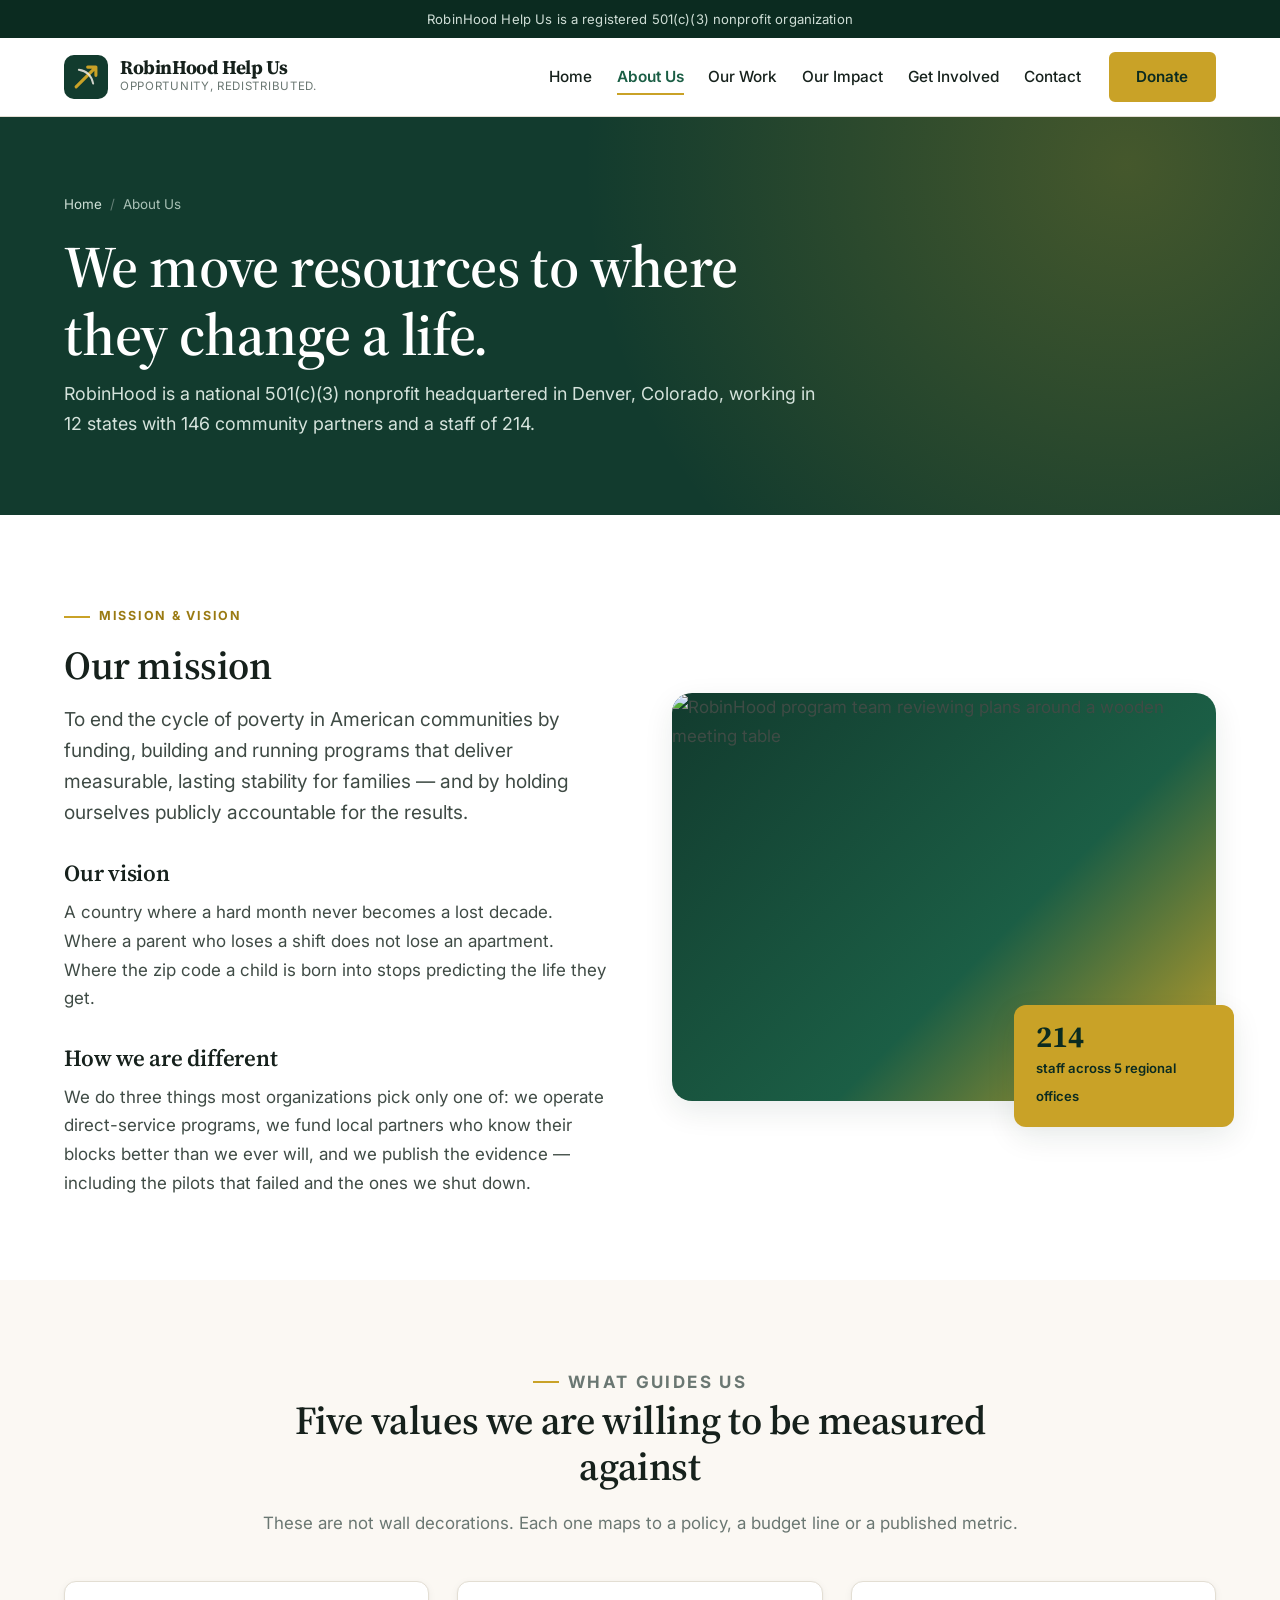
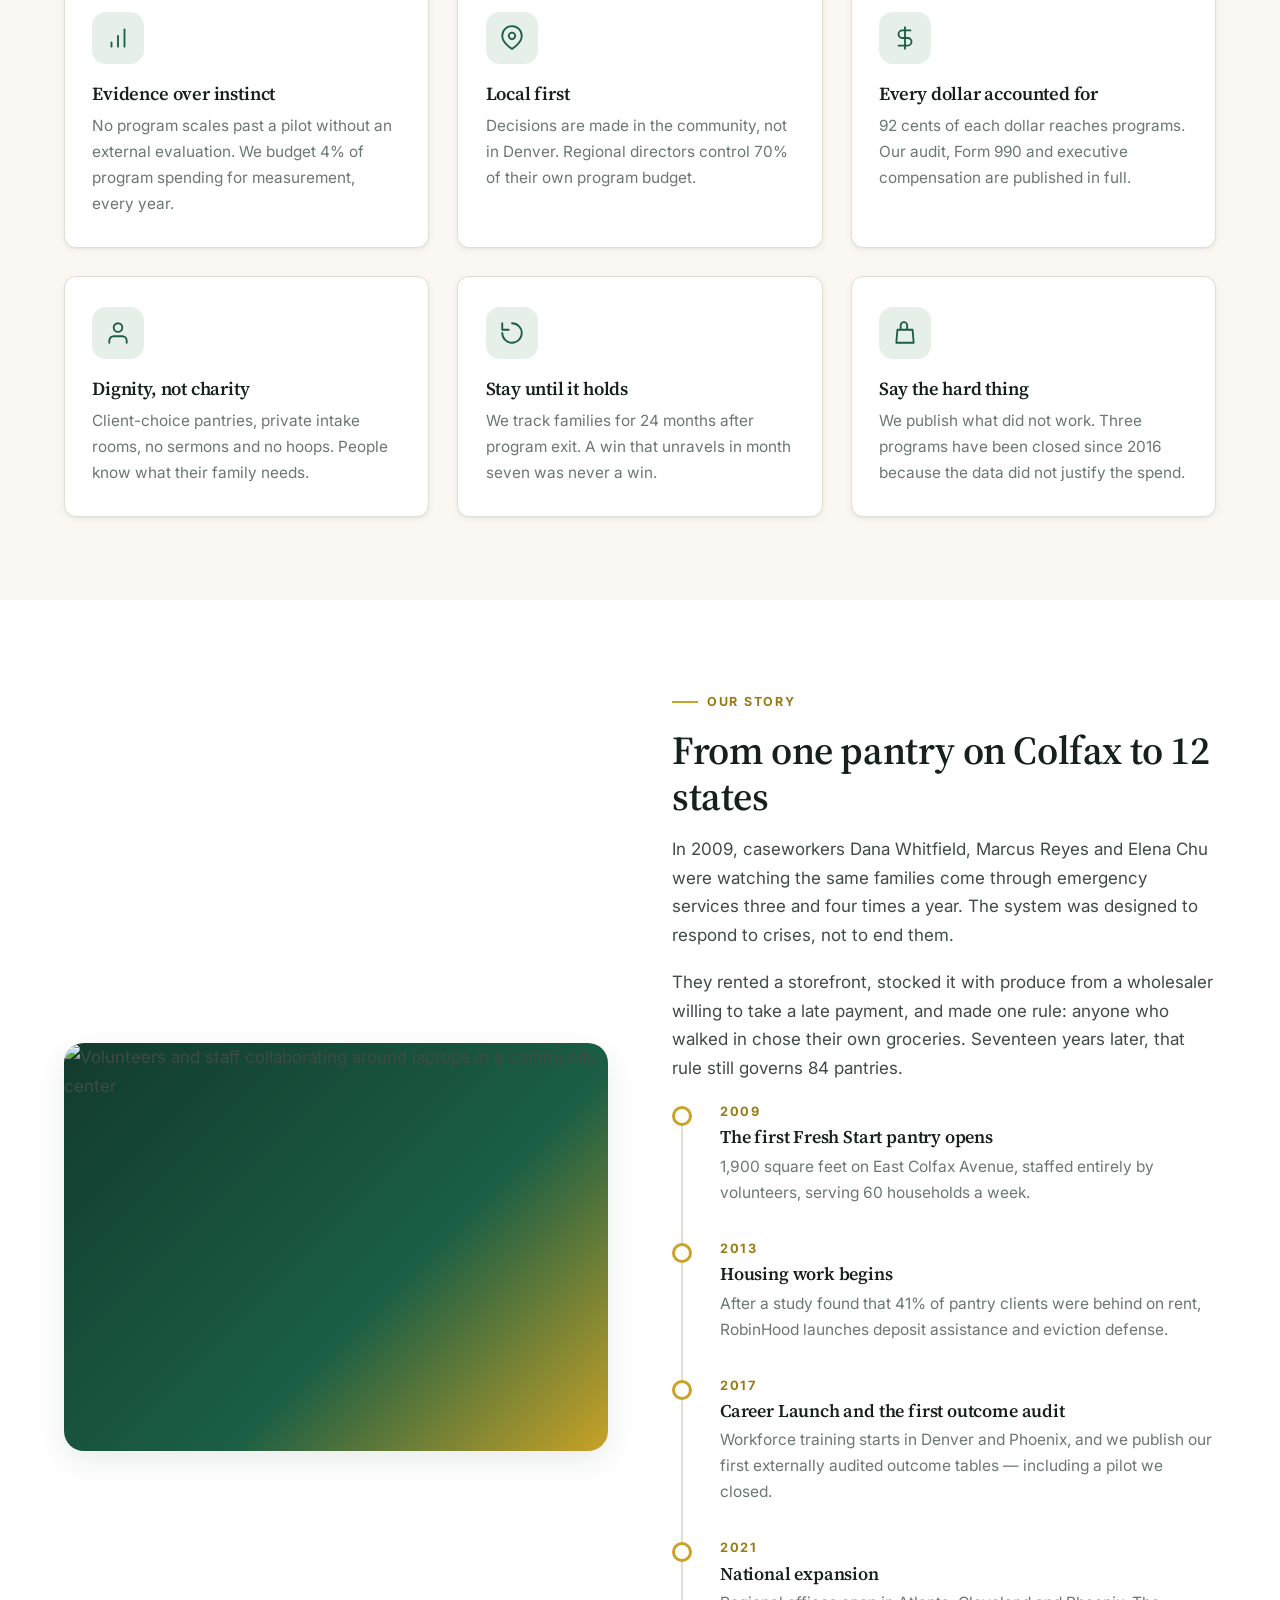
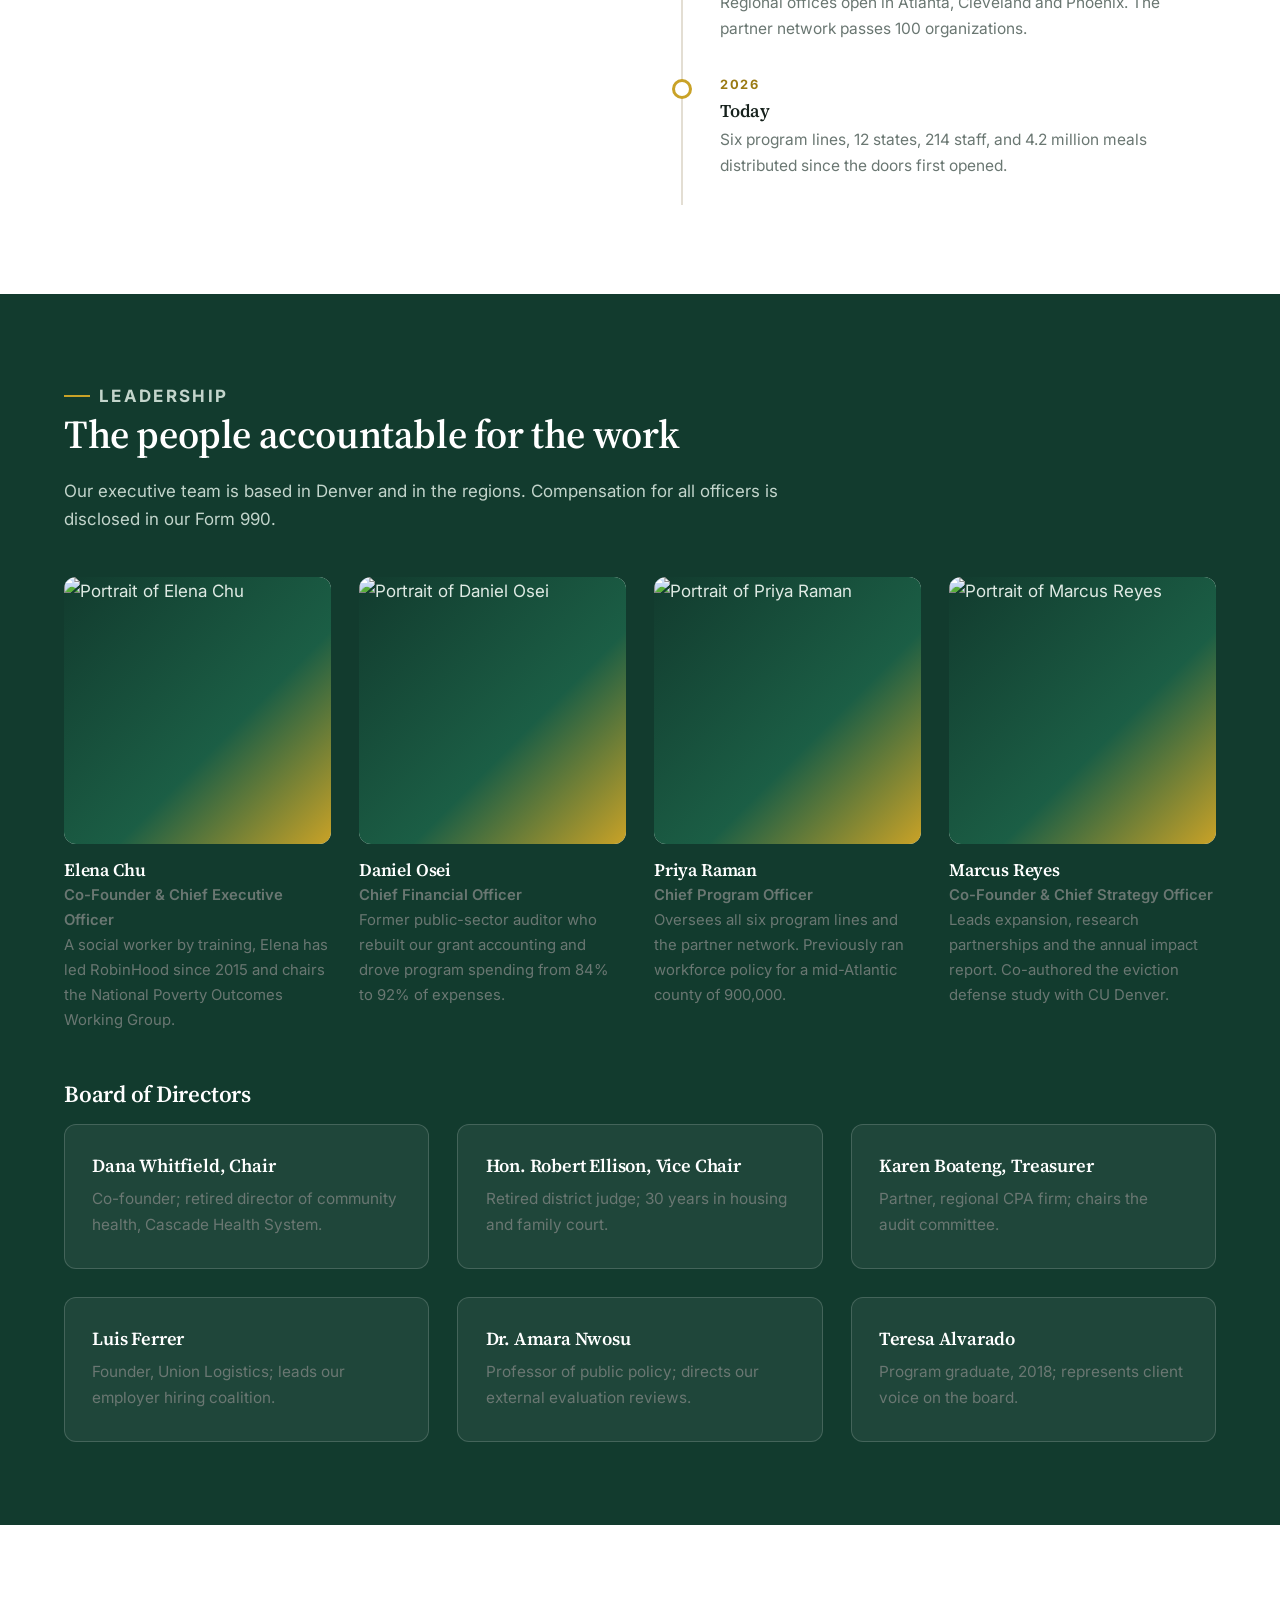
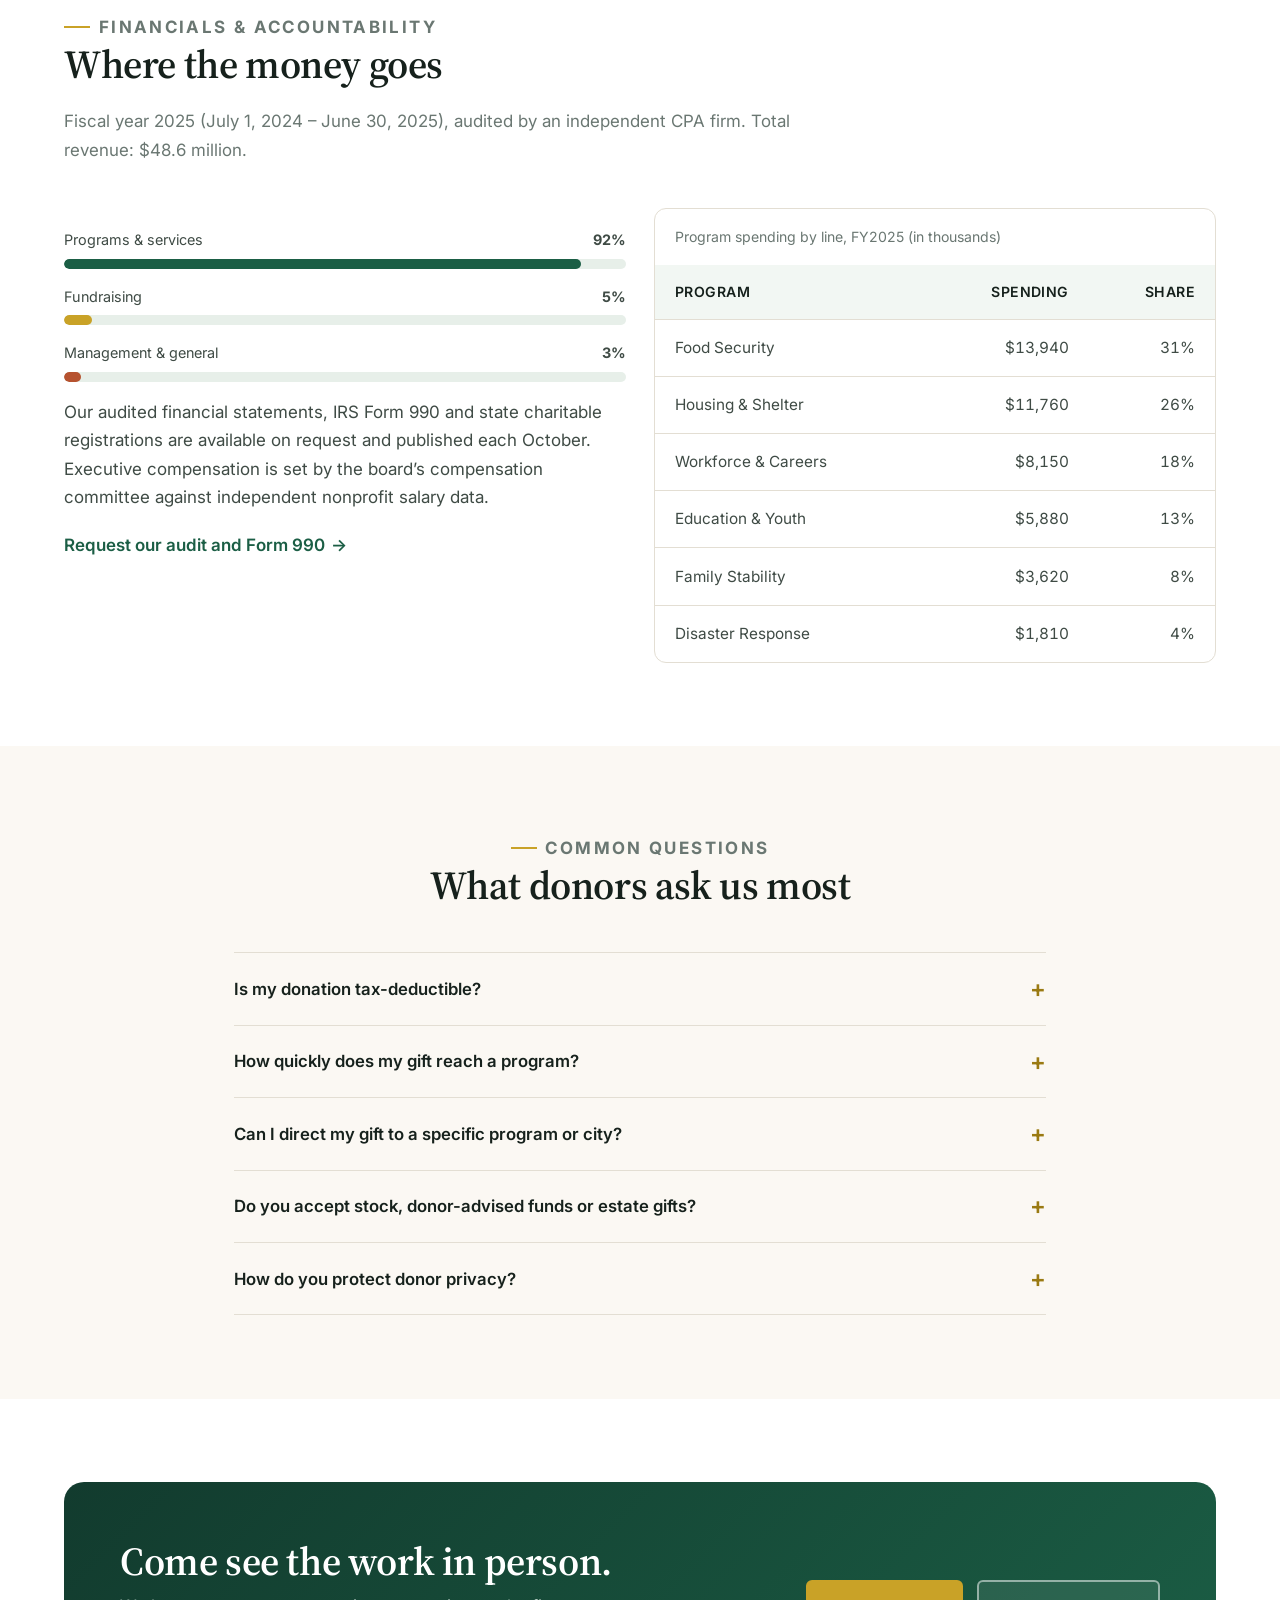
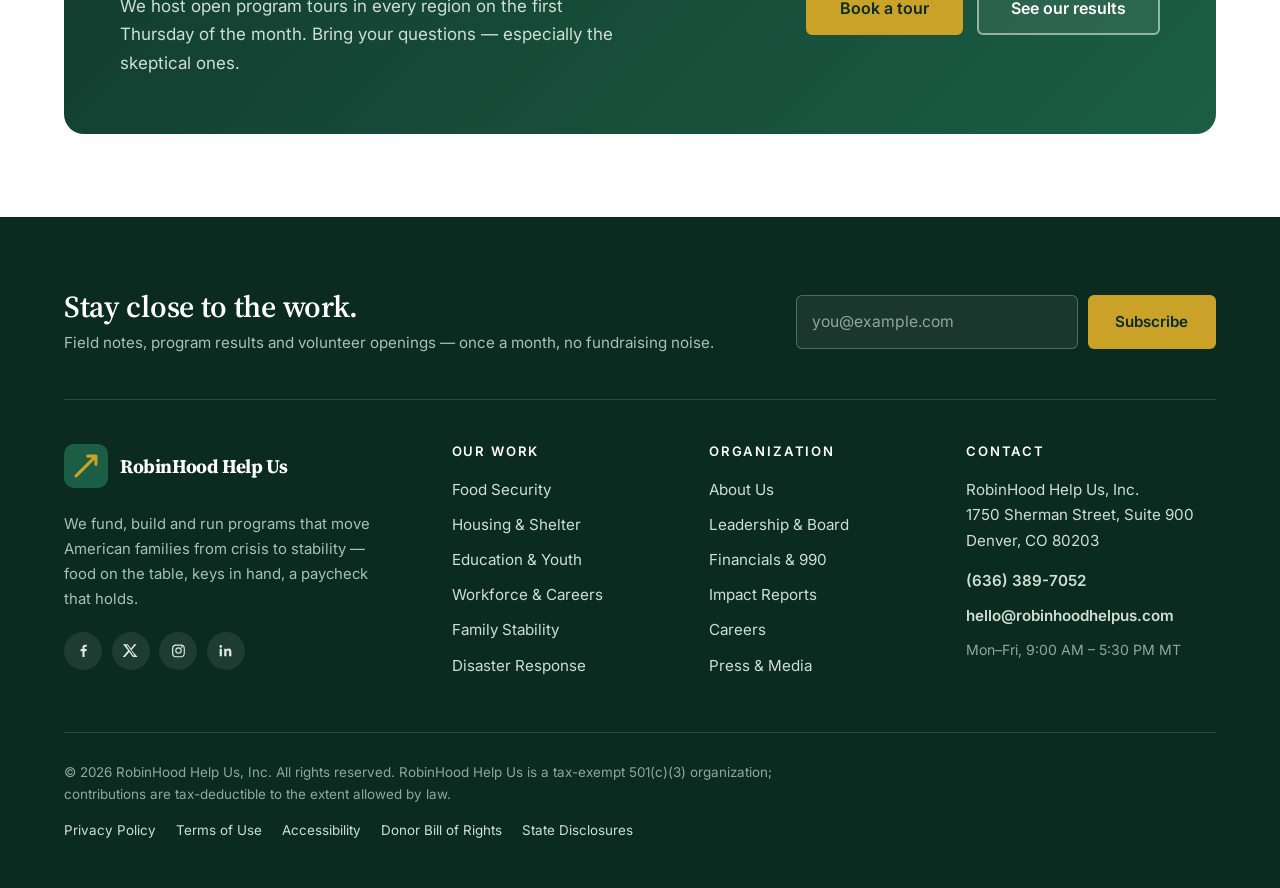
<file: about.html>
<!DOCTYPE html>
<html lang="en">
<head>
<meta charset="utf-8">
<meta name="viewport" content="width=device-width, initial-scale=1">
<title>About Us | RobinHood Help Us</title>
<meta name="description" content="Founded in Denver in 2009, RobinHood is a 501(c)(3) nonprofit fighting poverty in American communities. Meet our leadership, read our history and review our audited financials.">
<meta name="theme-color" content="#123b2e">
<link rel="preconnect" href="https://fonts.googleapis.com">
<link rel="preconnect" href="https://fonts.gstatic.com" crossorigin>
<link href="https://fonts.googleapis.com/css2?family=Inter:wght@400;500;600;700&family=Source+Serif+4:opsz,wght@8..60,400;8..60,600;8..60,700&display=swap" rel="stylesheet">
<link rel="stylesheet" href="assets/css/style.css">
<link rel="icon" href="data:image/svg+xml,<svg xmlns='http://www.w3.org/2000/svg' viewBox='0 0 32 32'><rect width='32' height='32' rx='7' fill='%23123b2e'/><path d='M9 23 23 9M23 9h-6M23 9v6' stroke='%23c9a227' stroke-width='2.4' fill='none' stroke-linecap='round' stroke-linejoin='round'/></svg>">
</head>
<body>
<a class="skip-link" href="#main">Skip to main content</a>

<div class="topbar">
  <div class="container topbar__inner">
    <p class="topbar__note">RobinHood Help Us is a registered 501(c)(3) nonprofit organization</p>
  </div>
</div>

<header class="site-header" id="siteHeader">
  <div class="container site-header__inner">
    <a class="brand" href="index.html" aria-label="RobinHood Help Us home">
      <span class="brand__mark" aria-hidden="true">
        <svg viewBox="0 0 40 40" role="img" focusable="false">
          <rect width="40" height="40" rx="9" fill="#123b2e"></rect>
          <path d="M11 29 29 11M29 11h-7.5M29 11v7.5" stroke="#c9a227" stroke-width="2.8" fill="none" stroke-linecap="round" stroke-linejoin="round"></path>
          <path d="M13.5 13.5c7 1 11.5 5.5 13 12.5" stroke="#f3efe6" stroke-width="1.8" fill="none" stroke-linecap="round" opacity=".85"></path>
        </svg>
      </span>
      <span class="brand__text">
        <span class="brand__name">RobinHood Help Us</span>
        <span class="brand__tag">Opportunity, redistributed.</span>
      </span>
    </a>

    <button class="nav-toggle" id="navToggle" aria-expanded="false" aria-controls="primaryNav">
      <span class="nav-toggle__bars" aria-hidden="true"><span></span><span></span><span></span></span>
      <span class="nav-toggle__label">Menu</span>
    </button>

    <nav class="nav" id="primaryNav" aria-label="Primary">
      <ul class="nav__list">
        <li><a href="index.html">Home</a></li>
        <li><a href="about.html">About Us</a></li>
        <li><a href="work.html">Our Work</a></li>
        <li><a href="impact.html">Our Impact</a></li>
        <li><a href="get-involved.html">Get Involved</a></li>
        <li><a href="contact.html">Contact</a></li>
      </ul>
      <a class="btn btn--gold nav__cta" href="donate.html">Donate</a>
    </nav>
  </div>
</header>

<main id="main">
<section class="page-hero">
  <div class="container">
    <div class="page-hero__inner">
      <ul class="breadcrumb">
        <li><a href="index.html">Home</a></li>
        <li>About Us</li>
      </ul>
      <h1>We move resources to where they change a life.</h1>
      <p>RobinHood is a national 501(c)(3) nonprofit headquartered in Denver, Colorado, working in 12 states with 146 community partners and a staff of 214.</p>
    </div>
  </div>
</section>

<section class="section">
  <div class="container">
    <div class="split reveal">
      <div class="split__body">
        <p class="eyebrow">Mission &amp; vision</p>
        <h2>Our mission</h2>
        <p class="lede">To end the cycle of poverty in American communities by funding, building and running programs that deliver measurable, lasting stability for families &mdash; and by holding ourselves publicly accountable for the results.</p>
        <h3 class="mt-2">Our vision</h3>
        <p>A country where a hard month never becomes a lost decade. Where a parent who loses a shift does not lose an apartment. Where the zip code a child is born into stops predicting the life they get.</p>
        <h3 class="mt-2">How we are different</h3>
        <p>We do three things most organizations pick only one of: we operate direct-service programs, we fund local partners who know their blocks better than we ever will, and we publish the evidence &mdash; including the pilots that failed and the ones we shut down.</p>
      </div>
      <div class="split__media">
        <img src="https://images.unsplash.com/photo-1517048676732-d65bc937f952?auto=format&fit=crop&w=1000&q=70" alt="RobinHood program team reviewing plans around a wooden meeting table" loading="lazy">
        <div class="split__badge">
          <strong>214</strong>
          <span>staff across 5 regional offices</span>
        </div>
      </div>
    </div>
  </div>
</section>

<section class="section section--cream" id="values">
  <div class="container">
    <div class="section__head section__head--center">
      <p class="eyebrow">What guides us</p>
      <h2>Five values we are willing to be measured against</h2>
      <p>These are not wall decorations. Each one maps to a policy, a budget line or a published metric.</p>
    </div>
    <div class="grid grid--3">
      <div class="icon-card reveal">
        <div class="icon-card__icon"><svg viewBox="0 0 24 24" aria-hidden="true"><path d="M12 20V10M18 20V4M6 20v-4"/></svg></div>
        <h3>Evidence over instinct</h3>
        <p>No program scales past a pilot without an external evaluation. We budget 4% of program spending for measurement, every year.</p>
      </div>
      <div class="icon-card reveal">
        <div class="icon-card__icon"><svg viewBox="0 0 24 24" aria-hidden="true"><path d="M21 10c0 7-9 12-9 12s-9-5-9-12a9 9 0 0 1 18 0z"/><circle cx="12" cy="10" r="3"/></svg></div>
        <h3>Local first</h3>
        <p>Decisions are made in the community, not in Denver. Regional directors control 70% of their own program budget.</p>
      </div>
      <div class="icon-card reveal">
        <div class="icon-card__icon"><svg viewBox="0 0 24 24" aria-hidden="true"><path d="M12 2v20M17 5H9.5a3.5 3.5 0 0 0 0 7h5a3.5 3.5 0 0 1 0 7H6"/></svg></div>
        <h3>Every dollar accounted for</h3>
        <p>92 cents of each dollar reaches programs. Our audit, Form 990 and executive compensation are published in full.</p>
      </div>
      <div class="icon-card reveal">
        <div class="icon-card__icon"><svg viewBox="0 0 24 24" aria-hidden="true"><path d="M20 21v-2a4 4 0 0 0-4-4H8a4 4 0 0 0-4 4v2"/><circle cx="12" cy="7" r="4"/></svg></div>
        <h3>Dignity, not charity</h3>
        <p>Client-choice pantries, private intake rooms, no sermons and no hoops. People know what their family needs.</p>
      </div>
      <div class="icon-card reveal">
        <div class="icon-card__icon"><svg viewBox="0 0 24 24" aria-hidden="true"><path d="M3 12a9 9 0 1 0 9-9"/><path d="M3 3v6h6"/></svg></div>
        <h3>Stay until it holds</h3>
        <p>We track families for 24 months after program exit. A win that unravels in month seven was never a win.</p>
      </div>
      <div class="icon-card reveal">
        <div class="icon-card__icon"><svg viewBox="0 0 24 24" aria-hidden="true"><path d="M14 9V5a3 3 0 0 0-6 0v4M5 9h14l1 12H4z"/></svg></div>
        <h3>Say the hard thing</h3>
        <p>We publish what did not work. Three programs have been closed since 2016 because the data did not justify the spend.</p>
      </div>
    </div>
  </div>
</section>

<section class="section" id="history">
  <div class="container">
    <div class="split reveal">
      <div class="split__media">
        <img src="https://images.unsplash.com/photo-1523240795612-9a054b0db644?auto=format&fit=crop&w=1000&q=70" alt="Volunteers and staff collaborating around laptops in a community center" loading="lazy">
      </div>
      <div class="split__body">
        <p class="eyebrow">Our story</p>
        <h2>From one pantry on Colfax to 12 states</h2>
        <p>In 2009, caseworkers Dana Whitfield, Marcus Reyes and Elena Chu were watching the same families come through emergency services three and four times a year. The system was designed to respond to crises, not to end them.</p>
        <p>They rented a storefront, stocked it with produce from a wholesaler willing to take a late payment, and made one rule: anyone who walked in chose their own groceries. Seventeen years later, that rule still governs 84 pantries.</p>
        <ul class="timeline">
          <li>
            <span class="year">2009</span>
            <h3>The first Fresh Start pantry opens</h3>
            <p>1,900 square feet on East Colfax Avenue, staffed entirely by volunteers, serving 60 households a week.</p>
          </li>
          <li>
            <span class="year">2013</span>
            <h3>Housing work begins</h3>
            <p>After a study found that 41% of pantry clients were behind on rent, RobinHood launches deposit assistance and eviction defense.</p>
          </li>
          <li>
            <span class="year">2017</span>
            <h3>Career Launch and the first outcome audit</h3>
            <p>Workforce training starts in Denver and Phoenix, and we publish our first externally audited outcome tables &mdash; including a pilot we closed.</p>
          </li>
          <li>
            <span class="year">2021</span>
            <h3>National expansion</h3>
            <p>Regional offices open in Atlanta, Cleveland and Phoenix. The partner network passes 100 organizations.</p>
          </li>
          <li>
            <span class="year">2026</span>
            <h3>Today</h3>
            <p>Six program lines, 12 states, 214 staff, and 4.2 million meals distributed since the doors first opened.</p>
          </li>
        </ul>
      </div>
    </div>
  </div>
</section>

<section class="section section--green" id="leadership">
  <div class="container">
    <div class="section__head">
      <p class="eyebrow eyebrow--light">Leadership</p>
      <h2>The people accountable for the work</h2>
      <p>Our executive team is based in Denver and in the regions. Compensation for all officers is disclosed in our Form 990.</p>
    </div>
    <div class="grid grid--4 grid--people">
      <article class="person reveal">
        <div class="person__photo"><img src="https://images.unsplash.com/photo-1573497019940-1c28c88b4f3e?auto=format&fit=crop&w=600&q=70" alt="Portrait of Elena Chu" loading="lazy"></div>
        <h3>Elena Chu</h3>
        <p class="person__role">Co-Founder &amp; Chief Executive Officer</p>
        <p>A social worker by training, Elena has led RobinHood since 2015 and chairs the National Poverty Outcomes Working Group.</p>
      </article>
      <article class="person reveal">
        <div class="person__photo"><img src="https://images.unsplash.com/photo-1560250097-0b93528c311a?auto=format&fit=crop&w=600&q=70" alt="Portrait of Daniel Osei" loading="lazy"></div>
        <h3>Daniel Osei</h3>
        <p class="person__role">Chief Financial Officer</p>
        <p>Former public-sector auditor who rebuilt our grant accounting and drove program spending from 84% to 92% of expenses.</p>
      </article>
      <article class="person reveal">
        <div class="person__photo"><img src="https://images.unsplash.com/photo-1580489944761-15a19d654956?auto=format&fit=crop&w=600&q=70" alt="Portrait of Priya Raman" loading="lazy"></div>
        <h3>Priya Raman</h3>
        <p class="person__role">Chief Program Officer</p>
        <p>Oversees all six program lines and the partner network. Previously ran workforce policy for a mid-Atlantic county of 900,000.</p>
      </article>
      <article class="person reveal">
        <div class="person__photo"><img src="https://images.unsplash.com/photo-1519085360753-af0119f7cbe7?auto=format&fit=crop&w=600&q=70" alt="Portrait of Marcus Reyes" loading="lazy"></div>
        <h3>Marcus Reyes</h3>
        <p class="person__role">Co-Founder &amp; Chief Strategy Officer</p>
        <p>Leads expansion, research partnerships and the annual impact report. Co-authored the eviction defense study with CU Denver.</p>
      </article>
    </div>

    <h3 class="mt-3">Board of Directors</h3>
    <div class="grid grid--3 mt-1">
      <div class="icon-card icon-card--dark reveal">
        <h3>Dana Whitfield, Chair</h3>
        <p>Co-founder; retired director of community health, Cascade Health System.</p>
      </div>
      <div class="icon-card icon-card--dark reveal">
        <h3>Hon. Robert Ellison, Vice Chair</h3>
        <p>Retired district judge; 30 years in housing and family court.</p>
      </div>
      <div class="icon-card icon-card--dark reveal">
        <h3>Karen Boateng, Treasurer</h3>
        <p>Partner, regional CPA firm; chairs the audit committee.</p>
      </div>
      <div class="icon-card icon-card--dark reveal">
        <h3>Luis Ferrer</h3>
        <p>Founder, Union Logistics; leads our employer hiring coalition.</p>
      </div>
      <div class="icon-card icon-card--dark reveal">
        <h3>Dr. Amara Nwosu</h3>
        <p>Professor of public policy; directs our external evaluation reviews.</p>
      </div>
      <div class="icon-card icon-card--dark reveal">
        <h3>Teresa Alvarado</h3>
        <p>Program graduate, 2018; represents client voice on the board.</p>
      </div>
    </div>
  </div>
</section>

<section class="section" id="financials">
  <div class="container">
    <div class="section__head">
      <p class="eyebrow">Financials &amp; accountability</p>
      <h2>Where the money goes</h2>
      <p>Fiscal year 2025 (July 1, 2024 &ndash; June 30, 2025), audited by an independent CPA firm. Total revenue: $48.6 million.</p>
    </div>

    <div class="grid grid--2">
      <div>
        <div class="alloc">
          <div class="alloc__row">
            <div class="label"><span>Programs &amp; services</span><strong>92%</strong></div>
            <div class="bar"><span style="width:92%"></span></div>
          </div>
          <div class="alloc__row">
            <div class="label"><span>Fundraising</span><strong>5%</strong></div>
            <div class="bar"><span class="is-gold" style="width:5%"></span></div>
          </div>
          <div class="alloc__row">
            <div class="label"><span>Management &amp; general</span><strong>3%</strong></div>
            <div class="bar"><span class="is-clay" style="width:3%"></span></div>
          </div>
        </div>
        <p class="mt-1">Our audited financial statements, IRS Form 990 and state charitable registrations are available on request and published each October. Executive compensation is set by the board&rsquo;s compensation committee against independent nonprofit salary data.</p>
        <p><a class="link-arrow" href="contact.html">Request our audit and Form 990</a></p>
      </div>

      <div class="table-wrap">
        <table>
          <caption>Program spending by line, FY2025 (in thousands)</caption>
          <thead>
            <tr><th scope="col">Program</th><th scope="col" class="num">Spending</th><th scope="col" class="num">Share</th></tr>
          </thead>
          <tbody>
            <tr><td>Food Security</td><td class="num">$13,940</td><td class="num">31%</td></tr>
            <tr><td>Housing &amp; Shelter</td><td class="num">$11,760</td><td class="num">26%</td></tr>
            <tr><td>Workforce &amp; Careers</td><td class="num">$8,150</td><td class="num">18%</td></tr>
            <tr><td>Education &amp; Youth</td><td class="num">$5,880</td><td class="num">13%</td></tr>
            <tr><td>Family Stability</td><td class="num">$3,620</td><td class="num">8%</td></tr>
            <tr><td>Disaster Response</td><td class="num">$1,810</td><td class="num">4%</td></tr>
          </tbody>
        </table>
      </div>
    <p class="table-hint">Scroll the table sideways to see every column.</p>
    </div>
  </div>
</section>

<section class="section section--cream">
  <div class="container container--narrow">
    <div class="section__head section__head--center">
      <p class="eyebrow">Common questions</p>
      <h2>What donors ask us most</h2>
    </div>
    <div class="accordion">
      <div class="accordion__item">
        <button class="accordion__btn" aria-expanded="false" aria-controls="faq1" id="faq1btn">Is my donation tax-deductible?</button>
        <div class="accordion__panel" id="faq1" role="region" aria-labelledby="faq1btn">
          <p>Yes. RobinHood Help Us, Inc. is a tax-exempt organization under section 501(c)(3) of the Internal Revenue Code. Contributions are deductible to the extent allowed by law, and you will receive a written acknowledgement for every gift.</p>
        </div>
      </div>
      <div class="accordion__item">
        <button class="accordion__btn" aria-expanded="false" aria-controls="faq2" id="faq2btn">How quickly does my gift reach a program?</button>
        <div class="accordion__panel" id="faq2" role="region" aria-labelledby="faq2btn">
          <p>Unrestricted gifts are allocated to regional program budgets within one week. Restricted gifts are deployed to the designated program in the next funding cycle, which runs monthly.</p>
        </div>
      </div>
      <div class="accordion__item">
        <button class="accordion__btn" aria-expanded="false" aria-controls="faq3" id="faq3btn">Can I direct my gift to a specific program or city?</button>
        <div class="accordion__panel" id="faq3" role="region" aria-labelledby="faq3btn">
          <p>You can. Our donation form lets you designate a program line, and our philanthropy team can structure gifts by region or by cohort. Unrestricted giving remains the most useful, because it lets program directors move funds to where need spikes.</p>
        </div>
      </div>
      <div class="accordion__item">
        <button class="accordion__btn" aria-expanded="false" aria-controls="faq4" id="faq4btn">Do you accept stock, donor-advised funds or estate gifts?</button>
        <div class="accordion__panel" id="faq4" role="region" aria-labelledby="faq4btn">
          <p>Yes to all three. Appreciated securities, DAF grant recommendations, IRA qualified charitable distributions and bequests are all welcome. Contact our philanthropy team at (636) 389-7052 for transfer instructions.</p>
        </div>
      </div>
      <div class="accordion__item">
        <button class="accordion__btn" aria-expanded="false" aria-controls="faq5" id="faq5btn">How do you protect donor privacy?</button>
        <div class="accordion__panel" id="faq5" role="region" aria-labelledby="faq5btn">
          <p>We never sell, rent or trade donor information, and we do not share your data with other organizations for their fundraising. You can request anonymity on any gift and opt out of communications at any time.</p>
        </div>
      </div>
    </div>
  </div>
</section>

<section class="section">
  <div class="container">
    <div class="cta-band reveal">
      <div>
        <h2>Come see the work in person.</h2>
        <p>We host open program tours in every region on the first Thursday of the month. Bring your questions &mdash; especially the skeptical ones.</p>
      </div>
      <div class="cta-band__actions">
        <a class="btn btn--gold btn--lg" href="contact.html">Book a tour</a>
        <a class="btn btn--ghost-light btn--lg" href="impact.html">See our results</a>
      </div>
    </div>
  </div>
</section>
</main>

<footer class="site-footer">
  <div class="container">
    <div class="footer-cta">
      <div class="footer-cta__text">
        <h2>Stay close to the work.</h2>
        <p>Field notes, program results and volunteer openings &mdash; once a month, no fundraising noise.</p>
      </div>
      <form class="footer-cta__form js-demo-form" novalidate data-success="Thank you — you are subscribed to our monthly field notes.">
        <label class="sr-only" for="newsletterEmail">Email address</label>
        <input type="email" id="newsletterEmail" name="email" placeholder="you@example.com" required>
        <button class="btn btn--gold" type="submit">Subscribe</button>
        <p class="form-note js-form-status" role="status"></p>
      </form>
    </div>

    <div class="footer-grid">
      <div class="footer-col footer-col--brand">
        <a class="brand brand--footer" href="index.html" aria-label="RobinHood Help Us home">
          <span class="brand__mark" aria-hidden="true">
            <svg viewBox="0 0 40 40" role="img" focusable="false">
              <rect width="40" height="40" rx="9" fill="#1b5e45"></rect>
              <path d="M11 29 29 11M29 11h-7.5M29 11v7.5" stroke="#c9a227" stroke-width="2.8" fill="none" stroke-linecap="round" stroke-linejoin="round"></path>
            </svg>
          </span>
          <span class="brand__text"><span class="brand__name">RobinHood Help Us</span></span>
        </a>
        <p class="footer-col__blurb">We fund, build and run programs that move American families from crisis to stability &mdash; food on the table, keys in hand, a paycheck that holds.</p>
        <ul class="social" aria-label="Social media">
          <li><a href="#" aria-label="RobinHood Help Us on Facebook"><svg viewBox="0 0 24 24" aria-hidden="true"><path d="M13.5 21v-8h2.7l.4-3h-3.1V8.1c0-.9.3-1.5 1.5-1.5H16.7V4a20 20 0 0 0-2.3-.1c-2.3 0-3.9 1.4-3.9 4V10H7.8v3h2.7v8z"/></svg></a></li>
          <li><a href="#" aria-label="RobinHood Help Us on X"><svg viewBox="0 0 24 24" aria-hidden="true"><path d="M17.3 3h3.3l-7.2 8.3L22 21h-6.6l-5.2-6.8L4.3 21H1l7.7-8.9L1.4 3H8l4.7 6.2zm-1.2 16h1.8L7.9 4.8H6z"/></svg></a></li>
          <li><a href="#" aria-label="RobinHood Help Us on Instagram"><svg viewBox="0 0 24 24" aria-hidden="true"><path d="M12 7.4A4.6 4.6 0 1 0 16.6 12 4.6 4.6 0 0 0 12 7.4m0 7.6A3 3 0 1 1 15 12a3 3 0 0 1-3 3m5.8-7.8a1.1 1.1 0 1 1-1.1-1.1 1.1 1.1 0 0 1 1.1 1.1M20.9 8.9a5.3 5.3 0 0 0-1.5-3.8 5.4 5.4 0 0 0-3.8-1.4c-1.5-.1-6-.1-7.5 0A5.4 5.4 0 0 0 4.3 5a5.3 5.3 0 0 0-1.4 3.8c-.1 1.5-.1 6 0 7.5a5.3 5.3 0 0 0 1.4 3.8 5.4 5.4 0 0 0 3.8 1.5c1.5.1 6 .1 7.5 0a5.3 5.3 0 0 0 3.8-1.5 5.4 5.4 0 0 0 1.5-3.8c.1-1.5.1-6 0-7.4m-1.9 9a3 3 0 0 1-1.7 1.7c-1.2.5-4 .4-5.3.4s-4.1.1-5.3-.4A3 3 0 0 1 5 17.9c-.5-1.2-.4-4-.4-5.3S4.5 8.5 5 7.3a3 3 0 0 1 1.7-1.7c1.2-.5 4-.4 5.3-.4s4.1-.1 5.3.4A3 3 0 0 1 19 7.3c.5 1.2.4 4 .4 5.3s.1 4.1-.4 5.3"/></svg></a></li>
          <li><a href="#" aria-label="RobinHood Help Us on LinkedIn"><svg viewBox="0 0 24 24" aria-hidden="true"><path d="M6.9 20H3.7V9.5h3.2zM5.3 8.1a1.9 1.9 0 1 1 1.9-1.9 1.9 1.9 0 0 1-1.9 1.9M20.3 20h-3.2v-5.1c0-1.2 0-2.8-1.7-2.8s-2 1.3-2 2.7V20H10.2V9.5h3.1V11a3.4 3.4 0 0 1 3.1-1.7c3.3 0 3.9 2.2 3.9 5z"/></svg></a></li>
        </ul>
      </div>

      <div class="footer-col">
        <h3>Our Work</h3>
        <ul>
          <li><a href="work.html#food">Food Security</a></li>
          <li><a href="work.html#housing">Housing &amp; Shelter</a></li>
          <li><a href="work.html#education">Education &amp; Youth</a></li>
          <li><a href="work.html#workforce">Workforce &amp; Careers</a></li>
          <li><a href="work.html#family">Family Stability</a></li>
          <li><a href="work.html#disaster">Disaster Response</a></li>
        </ul>
      </div>

      <div class="footer-col">
        <h3>Organization</h3>
        <ul>
          <li><a href="about.html">About Us</a></li>
          <li><a href="about.html#leadership">Leadership &amp; Board</a></li>
          <li><a href="about.html#financials">Financials &amp; 990</a></li>
          <li><a href="impact.html">Impact Reports</a></li>
          <li><a href="get-involved.html#careers">Careers</a></li>
          <li><a href="contact.html#press">Press &amp; Media</a></li>
        </ul>
      </div>

      <div class="footer-col">
        <h3>Contact</h3>
        <address>
          RobinHood Help Us, Inc.<br>
          1750 Sherman Street, Suite 900<br>
          Denver, CO 80203
        </address>
        <ul class="footer-contact">
          <li><a href="tel:+16363897052">(636) 389-7052</a></li>
          <li><a href="mailto:hello@robinhoodhelpus.com">hello@robinhoodhelpus.com</a></li>
        </ul>
        <p class="footer-hours">Mon&ndash;Fri, 9:00 AM &ndash; 5:30 PM MT</p>
      </div>
    </div>

    <div class="footer-legal">
      <p>&copy; <span class="js-year">2026</span> RobinHood Help Us, Inc. All rights reserved. RobinHood Help Us is a tax-exempt 501(c)(3) organization; contributions are tax-deductible to the extent allowed by law.</p>
      <ul>
        <li><a href="privacy.html">Privacy Policy</a></li>
        <li><a href="terms.html">Terms of Use</a></li>
        <li><a href="accessibility.html">Accessibility</a></li>
        <li><a href="donor-rights.html">Donor Bill of Rights</a></li>
        <li><a href="state-disclosures.html">State Disclosures</a></li>
      </ul>
    </div>
  </div>
</footer>

<script src="assets/js/main.js"></script>
</body>
</html>
</file>
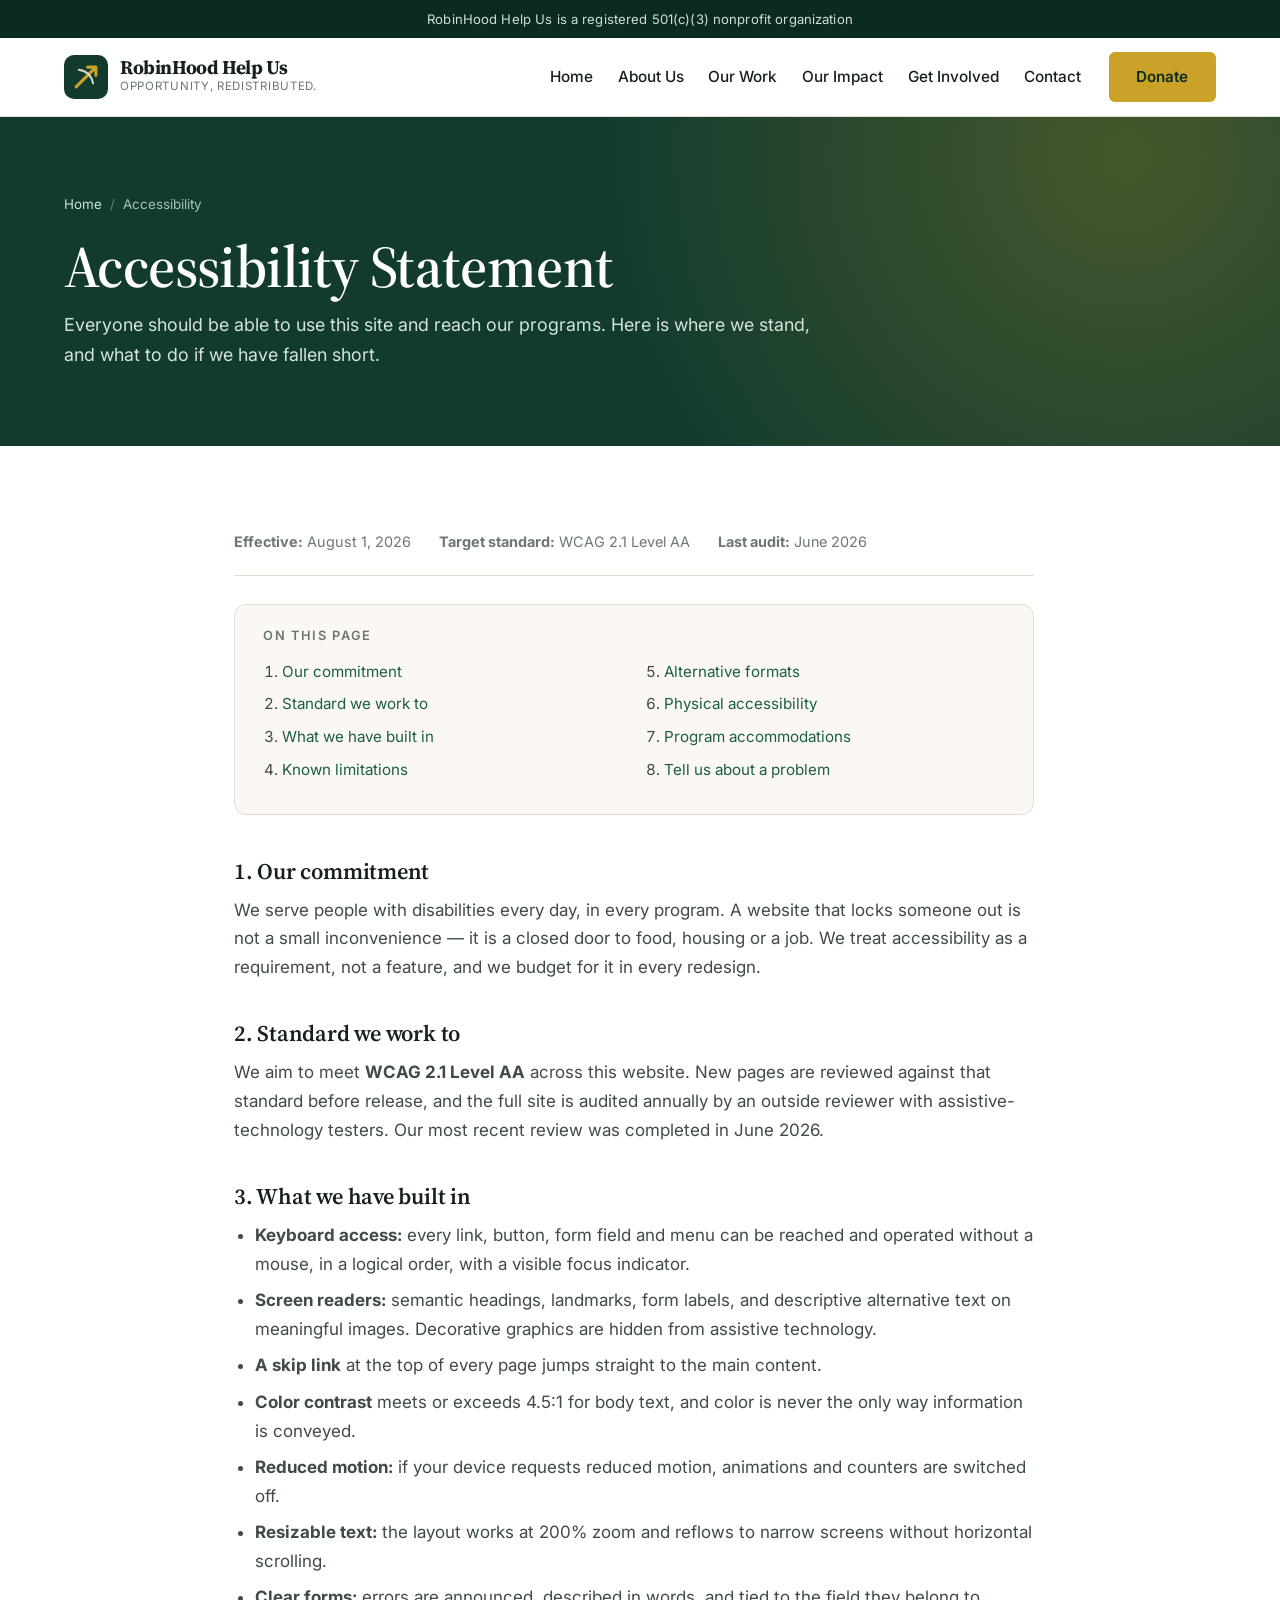
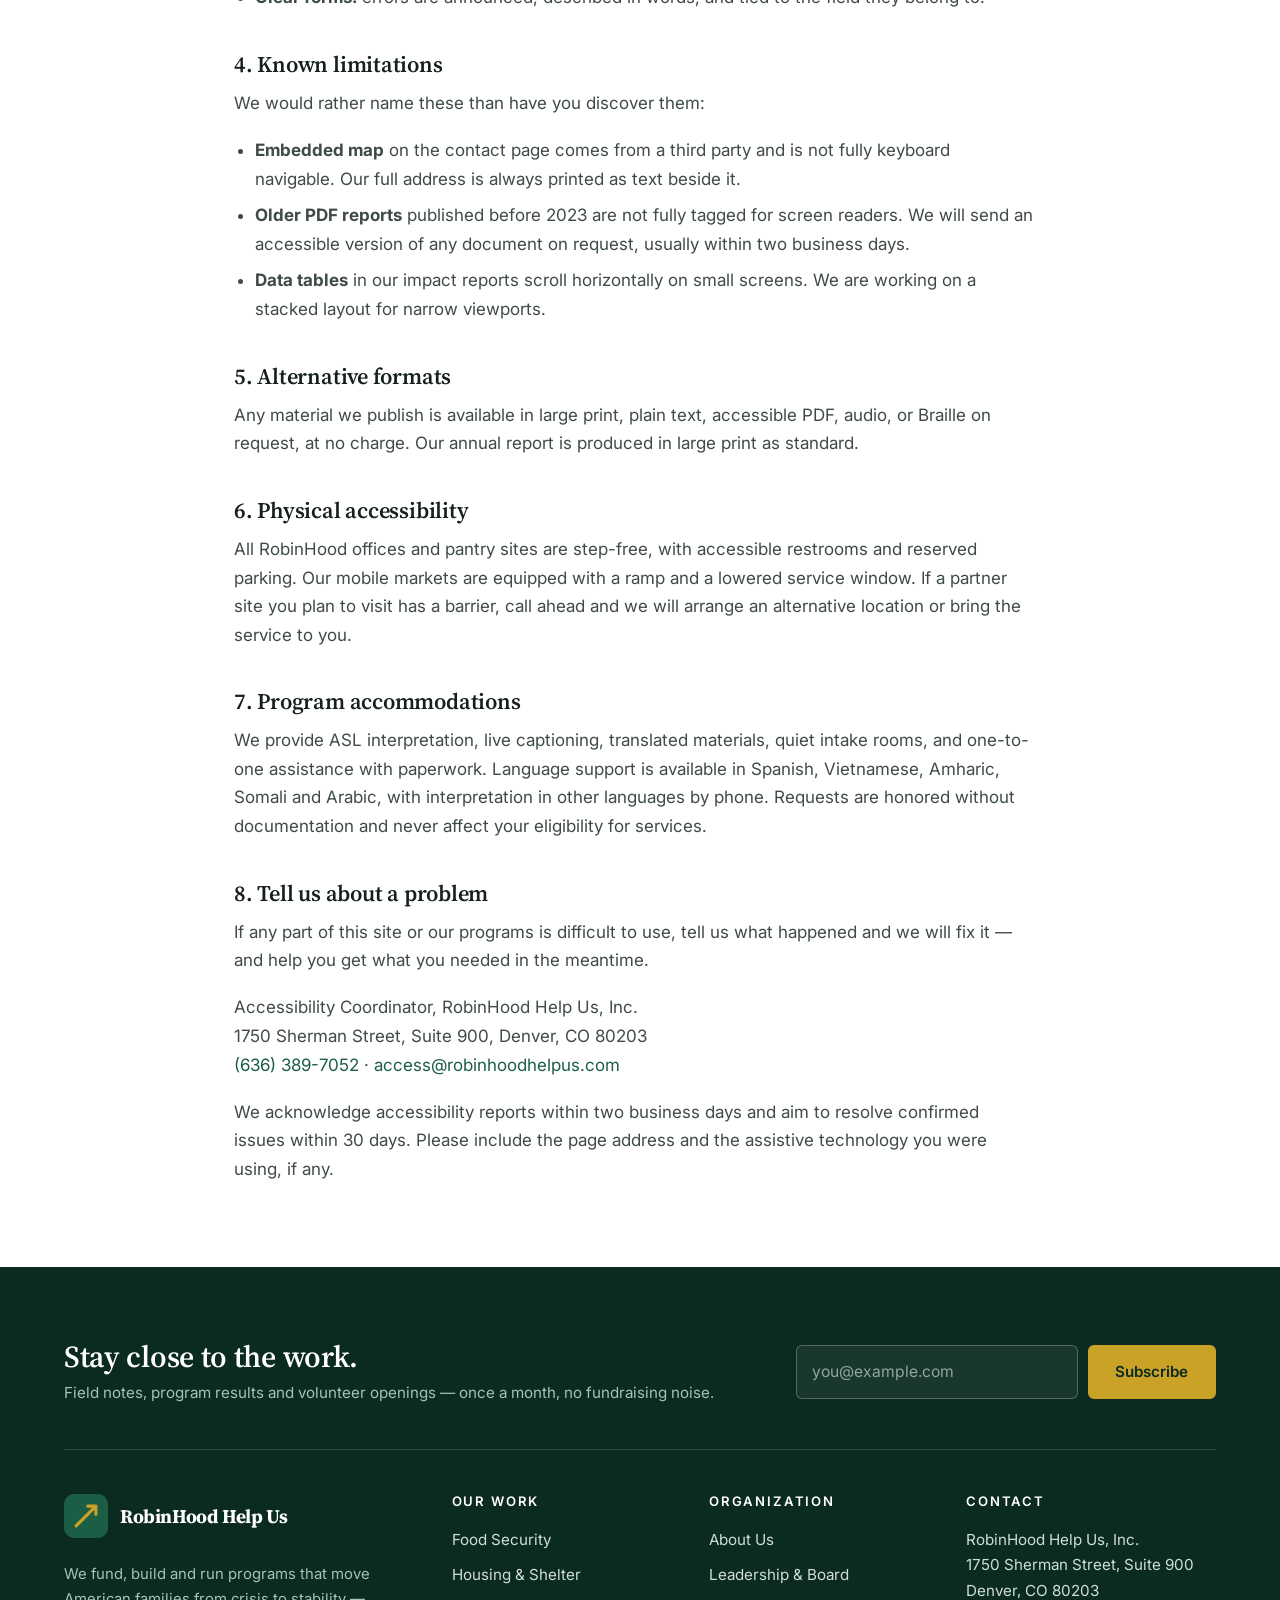
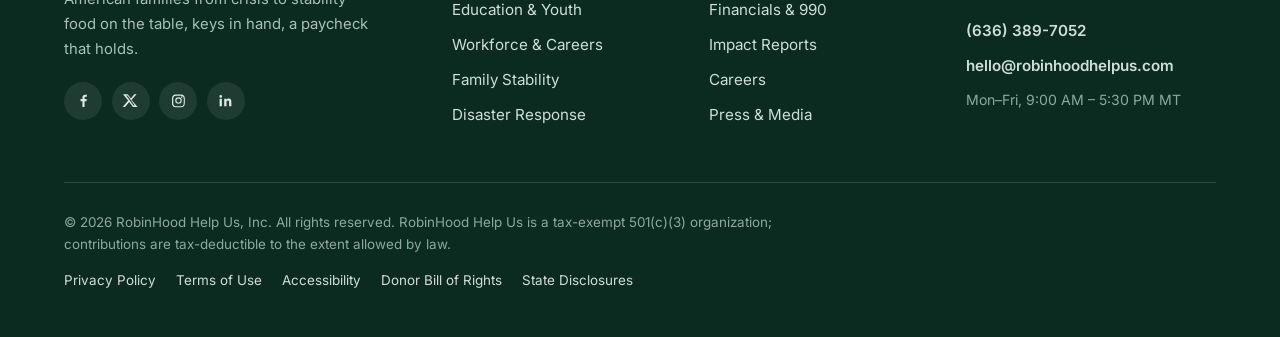
<file: accessibility.html>
<!DOCTYPE html>
<html lang="en">
<head>
<meta charset="utf-8">
<meta name="viewport" content="width=device-width, initial-scale=1">
<title>Accessibility | RobinHood Help Us</title>
<meta name="description" content="RobinHood's commitment to digital and physical accessibility, our WCAG 2.1 AA target, known limitations, and how to request an accommodation or alternative format.">
<meta name="theme-color" content="#123b2e">
<link rel="preconnect" href="https://fonts.googleapis.com">
<link rel="preconnect" href="https://fonts.gstatic.com" crossorigin>
<link href="https://fonts.googleapis.com/css2?family=Inter:wght@400;500;600;700&family=Source+Serif+4:opsz,wght@8..60,400;8..60,600;8..60,700&display=swap" rel="stylesheet">
<link rel="stylesheet" href="assets/css/style.css">
<link rel="icon" href="data:image/svg+xml,<svg xmlns='http://www.w3.org/2000/svg' viewBox='0 0 32 32'><rect width='32' height='32' rx='7' fill='%23123b2e'/><path d='M9 23 23 9M23 9h-6M23 9v6' stroke='%23c9a227' stroke-width='2.4' fill='none' stroke-linecap='round' stroke-linejoin='round'/></svg>">
</head>
<body>
<a class="skip-link" href="#main">Skip to main content</a>

<div class="topbar">
  <div class="container topbar__inner">
    <p class="topbar__note">RobinHood Help Us is a registered 501(c)(3) nonprofit organization</p>
  </div>
</div>

<header class="site-header" id="siteHeader">
  <div class="container site-header__inner">
    <a class="brand" href="index.html" aria-label="RobinHood Help Us home">
      <span class="brand__mark" aria-hidden="true">
        <svg viewBox="0 0 40 40" role="img" focusable="false">
          <rect width="40" height="40" rx="9" fill="#123b2e"></rect>
          <path d="M11 29 29 11M29 11h-7.5M29 11v7.5" stroke="#c9a227" stroke-width="2.8" fill="none" stroke-linecap="round" stroke-linejoin="round"></path>
          <path d="M13.5 13.5c7 1 11.5 5.5 13 12.5" stroke="#f3efe6" stroke-width="1.8" fill="none" stroke-linecap="round" opacity=".85"></path>
        </svg>
      </span>
      <span class="brand__text">
        <span class="brand__name">RobinHood Help Us</span>
        <span class="brand__tag">Opportunity, redistributed.</span>
      </span>
    </a>

    <button class="nav-toggle" id="navToggle" aria-expanded="false" aria-controls="primaryNav">
      <span class="nav-toggle__bars" aria-hidden="true"><span></span><span></span><span></span></span>
      <span class="nav-toggle__label">Menu</span>
    </button>

    <nav class="nav" id="primaryNav" aria-label="Primary">
      <ul class="nav__list">
        <li><a href="index.html">Home</a></li>
        <li><a href="about.html">About Us</a></li>
        <li><a href="work.html">Our Work</a></li>
        <li><a href="impact.html">Our Impact</a></li>
        <li><a href="get-involved.html">Get Involved</a></li>
        <li><a href="contact.html">Contact</a></li>
      </ul>
      <a class="btn btn--gold nav__cta" href="donate.html">Donate</a>
    </nav>
  </div>
</header>

<main id="main">
<section class="page-hero">
  <div class="container">
    <div class="page-hero__inner">
      <ul class="breadcrumb">
        <li><a href="index.html">Home</a></li>
        <li>Accessibility</li>
      </ul>
      <h1>Accessibility Statement</h1>
      <p>Everyone should be able to use this site and reach our programs. Here is where we stand, and what to do if we have fallen short.</p>
    </div>
  </div>
</section>

<section class="section">
  <div class="container container--narrow">
    <div class="legal">
      <div class="legal-meta">
        <span><strong>Effective:</strong> August 1, 2026</span>
        <span><strong>Target standard:</strong> WCAG 2.1 Level AA</span>
        <span><strong>Last audit:</strong> June 2026</span>
      </div>


      <div class="legal-toc">
        <h2>On this page</h2>
        <ol>
          <li><a href="#a1">Our commitment</a></li>
          <li><a href="#a2">Standard we work to</a></li>
          <li><a href="#a3">What we have built in</a></li>
          <li><a href="#a4">Known limitations</a></li>
          <li><a href="#a5">Alternative formats</a></li>
          <li><a href="#a6">Physical accessibility</a></li>
          <li><a href="#a7">Program accommodations</a></li>
          <li><a href="#a8">Tell us about a problem</a></li>
        </ol>
      </div>

      <div class="legal-section" id="a1">
        <h2>1. Our commitment</h2>
        <p>We serve people with disabilities every day, in every program. A website that locks someone out is not a small inconvenience &mdash; it is a closed door to food, housing or a job. We treat accessibility as a requirement, not a feature, and we budget for it in every redesign.</p>
      </div>

      <div class="legal-section" id="a2">
        <h2>2. Standard we work to</h2>
        <p>We aim to meet <strong>WCAG 2.1 Level AA</strong> across this website. New pages are reviewed against that standard before release, and the full site is audited annually by an outside reviewer with assistive-technology testers. Our most recent review was completed in June 2026.</p>
      </div>

      <div class="legal-section" id="a3">
        <h2>3. What we have built in</h2>
        <ul>
          <li><strong>Keyboard access:</strong> every link, button, form field and menu can be reached and operated without a mouse, in a logical order, with a visible focus indicator.</li>
          <li><strong>Screen readers:</strong> semantic headings, landmarks, form labels, and descriptive alternative text on meaningful images. Decorative graphics are hidden from assistive technology.</li>
          <li><strong>A skip link</strong> at the top of every page jumps straight to the main content.</li>
          <li><strong>Color contrast</strong> meets or exceeds 4.5:1 for body text, and color is never the only way information is conveyed.</li>
          <li><strong>Reduced motion:</strong> if your device requests reduced motion, animations and counters are switched off.</li>
          <li><strong>Resizable text:</strong> the layout works at 200% zoom and reflows to narrow screens without horizontal scrolling.</li>
          <li><strong>Clear forms:</strong> errors are announced, described in words, and tied to the field they belong to.</li>
        </ul>
      </div>

      <div class="legal-section" id="a4">
        <h2>4. Known limitations</h2>
        <p>We would rather name these than have you discover them:</p>
        <ul>
          <li><strong>Embedded map</strong> on the contact page comes from a third party and is not fully keyboard navigable. Our full address is always printed as text beside it.</li>
          <li><strong>Older PDF reports</strong> published before 2023 are not fully tagged for screen readers. We will send an accessible version of any document on request, usually within two business days.</li>
          <li><strong>Data tables</strong> in our impact reports scroll horizontally on small screens. We are working on a stacked layout for narrow viewports.</li>
        </ul>
      </div>

      <div class="legal-section" id="a5">
        <h2>5. Alternative formats</h2>
        <p>Any material we publish is available in large print, plain text, accessible PDF, audio, or Braille on request, at no charge. Our annual report is produced in large print as standard.</p>
      </div>

      <div class="legal-section" id="a6">
        <h2>6. Physical accessibility</h2>
        <p>All RobinHood offices and pantry sites are step-free, with accessible restrooms and reserved parking. Our mobile markets are equipped with a ramp and a lowered service window. If a partner site you plan to visit has a barrier, call ahead and we will arrange an alternative location or bring the service to you.</p>
      </div>

      <div class="legal-section" id="a7">
        <h2>7. Program accommodations</h2>
        <p>We provide ASL interpretation, live captioning, translated materials, quiet intake rooms, and one-to-one assistance with paperwork. Language support is available in Spanish, Vietnamese, Amharic, Somali and Arabic, with interpretation in other languages by phone. Requests are honored without documentation and never affect your eligibility for services.</p>
      </div>

      <div class="legal-section" id="a8">
        <h2>8. Tell us about a problem</h2>
        <p>If any part of this site or our programs is difficult to use, tell us what happened and we will fix it &mdash; and help you get what you needed in the meantime.</p>
        <p>
          Accessibility Coordinator, RobinHood Help Us, Inc.<br>
          1750 Sherman Street, Suite 900, Denver, CO 80203<br>
          <a href="tel:+16363897052">(636) 389-7052</a> &middot; <a href="mailto:access@robinhoodhelpus.com">access@robinhoodhelpus.com</a>
        </p>
        <p>We acknowledge accessibility reports within two business days and aim to resolve confirmed issues within 30 days. Please include the page address and the assistive technology you were using, if any.</p>
      </div>
    </div>
  </div>
</section>
</main>

<footer class="site-footer">
  <div class="container">
    <div class="footer-cta">
      <div class="footer-cta__text">
        <h2>Stay close to the work.</h2>
        <p>Field notes, program results and volunteer openings &mdash; once a month, no fundraising noise.</p>
      </div>
      <form class="footer-cta__form js-demo-form" novalidate data-success="Thank you — you are subscribed to our monthly field notes.">
        <label class="sr-only" for="newsletterEmail">Email address</label>
        <input type="email" id="newsletterEmail" name="email" placeholder="you@example.com" required>
        <button class="btn btn--gold" type="submit">Subscribe</button>
        <p class="form-note js-form-status" role="status"></p>
      </form>
    </div>

    <div class="footer-grid">
      <div class="footer-col footer-col--brand">
        <a class="brand brand--footer" href="index.html" aria-label="RobinHood Help Us home">
          <span class="brand__mark" aria-hidden="true">
            <svg viewBox="0 0 40 40" role="img" focusable="false">
              <rect width="40" height="40" rx="9" fill="#1b5e45"></rect>
              <path d="M11 29 29 11M29 11h-7.5M29 11v7.5" stroke="#c9a227" stroke-width="2.8" fill="none" stroke-linecap="round" stroke-linejoin="round"></path>
            </svg>
          </span>
          <span class="brand__text"><span class="brand__name">RobinHood Help Us</span></span>
        </a>
        <p class="footer-col__blurb">We fund, build and run programs that move American families from crisis to stability &mdash; food on the table, keys in hand, a paycheck that holds.</p>
        <ul class="social" aria-label="Social media">
          <li><a href="#" aria-label="RobinHood Help Us on Facebook"><svg viewBox="0 0 24 24" aria-hidden="true"><path d="M13.5 21v-8h2.7l.4-3h-3.1V8.1c0-.9.3-1.5 1.5-1.5H16.7V4a20 20 0 0 0-2.3-.1c-2.3 0-3.9 1.4-3.9 4V10H7.8v3h2.7v8z"/></svg></a></li>
          <li><a href="#" aria-label="RobinHood Help Us on X"><svg viewBox="0 0 24 24" aria-hidden="true"><path d="M17.3 3h3.3l-7.2 8.3L22 21h-6.6l-5.2-6.8L4.3 21H1l7.7-8.9L1.4 3H8l4.7 6.2zm-1.2 16h1.8L7.9 4.8H6z"/></svg></a></li>
          <li><a href="#" aria-label="RobinHood Help Us on Instagram"><svg viewBox="0 0 24 24" aria-hidden="true"><path d="M12 7.4A4.6 4.6 0 1 0 16.6 12 4.6 4.6 0 0 0 12 7.4m0 7.6A3 3 0 1 1 15 12a3 3 0 0 1-3 3m5.8-7.8a1.1 1.1 0 1 1-1.1-1.1 1.1 1.1 0 0 1 1.1 1.1M20.9 8.9a5.3 5.3 0 0 0-1.5-3.8 5.4 5.4 0 0 0-3.8-1.4c-1.5-.1-6-.1-7.5 0A5.4 5.4 0 0 0 4.3 5a5.3 5.3 0 0 0-1.4 3.8c-.1 1.5-.1 6 0 7.5a5.3 5.3 0 0 0 1.4 3.8 5.4 5.4 0 0 0 3.8 1.5c1.5.1 6 .1 7.5 0a5.3 5.3 0 0 0 3.8-1.5 5.4 5.4 0 0 0 1.5-3.8c.1-1.5.1-6 0-7.4m-1.9 9a3 3 0 0 1-1.7 1.7c-1.2.5-4 .4-5.3.4s-4.1.1-5.3-.4A3 3 0 0 1 5 17.9c-.5-1.2-.4-4-.4-5.3S4.5 8.5 5 7.3a3 3 0 0 1 1.7-1.7c1.2-.5 4-.4 5.3-.4s4.1-.1 5.3.4A3 3 0 0 1 19 7.3c.5 1.2.4 4 .4 5.3s.1 4.1-.4 5.3"/></svg></a></li>
          <li><a href="#" aria-label="RobinHood Help Us on LinkedIn"><svg viewBox="0 0 24 24" aria-hidden="true"><path d="M6.9 20H3.7V9.5h3.2zM5.3 8.1a1.9 1.9 0 1 1 1.9-1.9 1.9 1.9 0 0 1-1.9 1.9M20.3 20h-3.2v-5.1c0-1.2 0-2.8-1.7-2.8s-2 1.3-2 2.7V20H10.2V9.5h3.1V11a3.4 3.4 0 0 1 3.1-1.7c3.3 0 3.9 2.2 3.9 5z"/></svg></a></li>
        </ul>
      </div>

      <div class="footer-col">
        <h3>Our Work</h3>
        <ul>
          <li><a href="work.html#food">Food Security</a></li>
          <li><a href="work.html#housing">Housing &amp; Shelter</a></li>
          <li><a href="work.html#education">Education &amp; Youth</a></li>
          <li><a href="work.html#workforce">Workforce &amp; Careers</a></li>
          <li><a href="work.html#family">Family Stability</a></li>
          <li><a href="work.html#disaster">Disaster Response</a></li>
        </ul>
      </div>

      <div class="footer-col">
        <h3>Organization</h3>
        <ul>
          <li><a href="about.html">About Us</a></li>
          <li><a href="about.html#leadership">Leadership &amp; Board</a></li>
          <li><a href="about.html#financials">Financials &amp; 990</a></li>
          <li><a href="impact.html">Impact Reports</a></li>
          <li><a href="get-involved.html#careers">Careers</a></li>
          <li><a href="contact.html#press">Press &amp; Media</a></li>
        </ul>
      </div>

      <div class="footer-col">
        <h3>Contact</h3>
        <address>
          RobinHood Help Us, Inc.<br>
          1750 Sherman Street, Suite 900<br>
          Denver, CO 80203
        </address>
        <ul class="footer-contact">
          <li><a href="tel:+16363897052">(636) 389-7052</a></li>
          <li><a href="mailto:hello@robinhoodhelpus.com">hello@robinhoodhelpus.com</a></li>
        </ul>
        <p class="footer-hours">Mon&ndash;Fri, 9:00 AM &ndash; 5:30 PM MT</p>
      </div>
    </div>

    <div class="footer-legal">
      <p>&copy; <span class="js-year">2026</span> RobinHood Help Us, Inc. All rights reserved. RobinHood Help Us is a tax-exempt 501(c)(3) organization; contributions are tax-deductible to the extent allowed by law.</p>
      <ul>
        <li><a href="privacy.html">Privacy Policy</a></li>
        <li><a href="terms.html">Terms of Use</a></li>
        <li><a href="accessibility.html">Accessibility</a></li>
        <li><a href="donor-rights.html">Donor Bill of Rights</a></li>
        <li><a href="state-disclosures.html">State Disclosures</a></li>
      </ul>
    </div>
  </div>
</footer>

<script src="assets/js/main.js"></script>
</body>
</html>
</file>
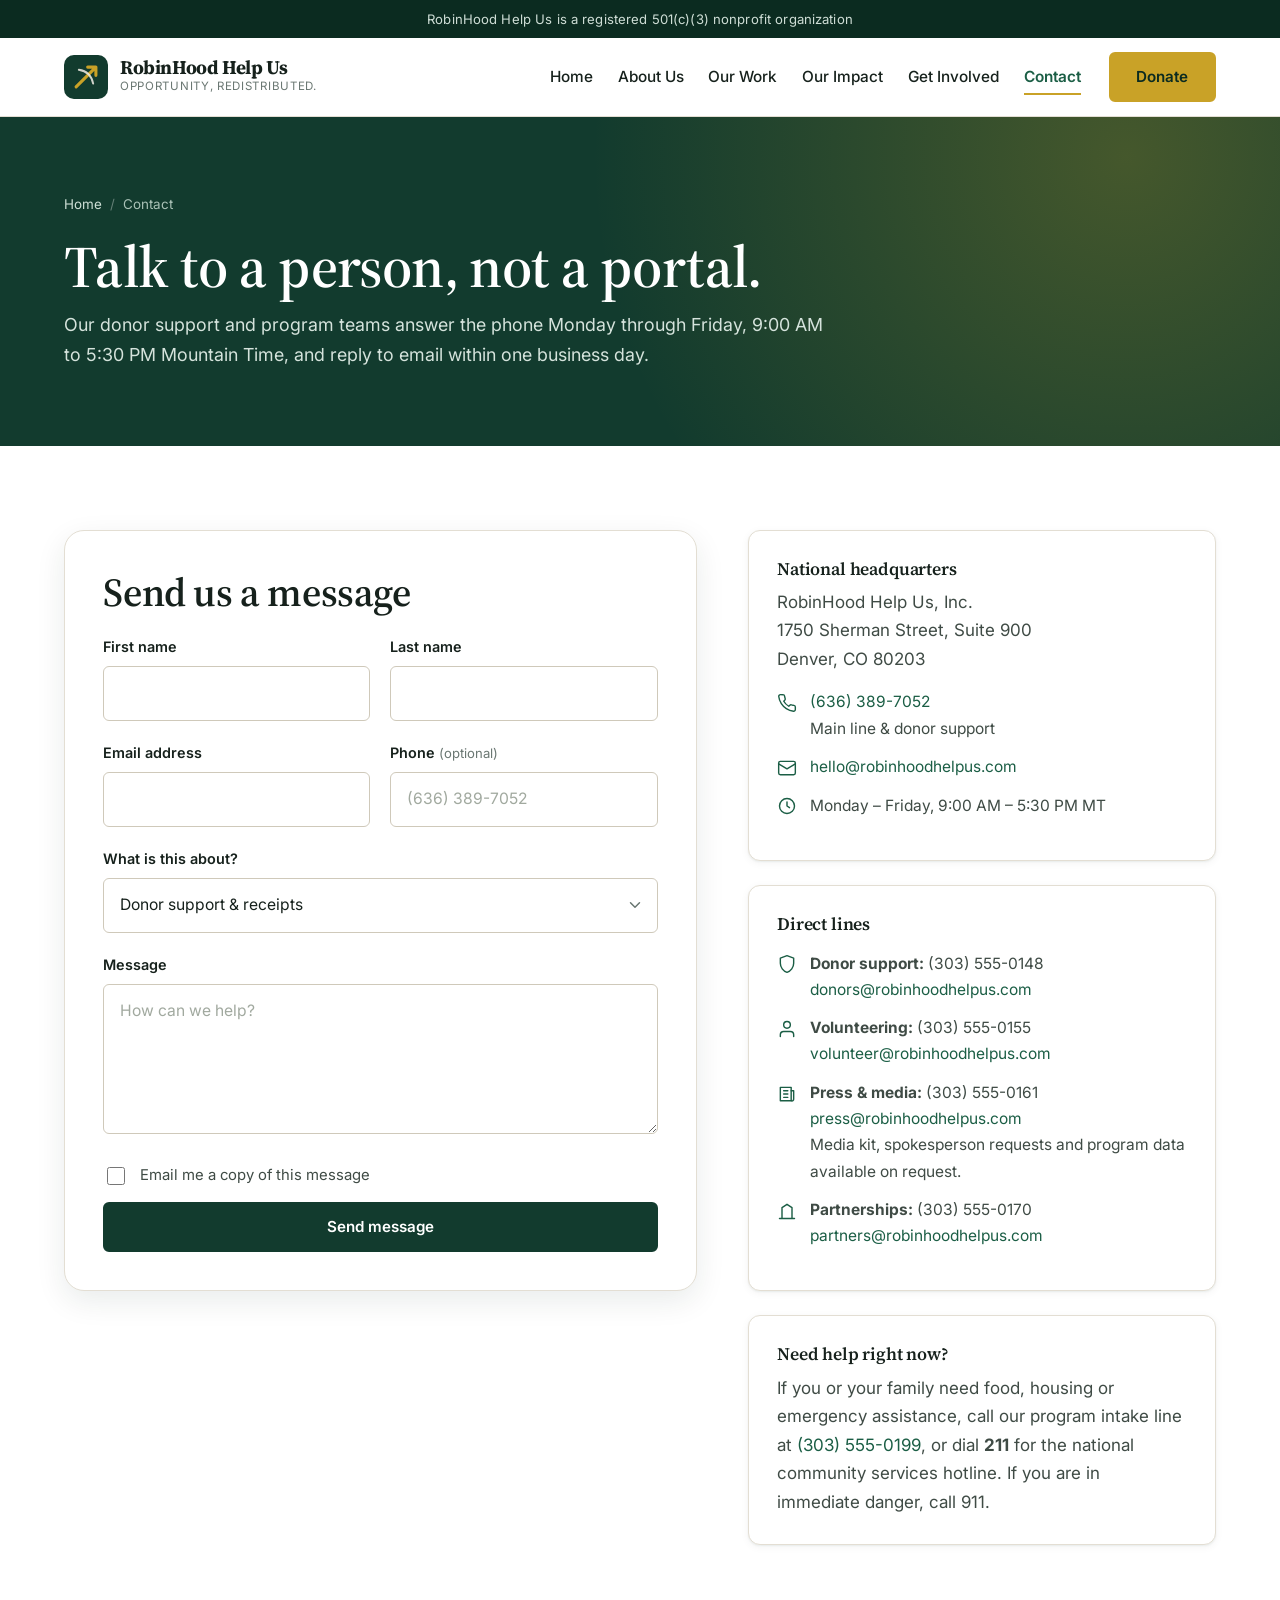
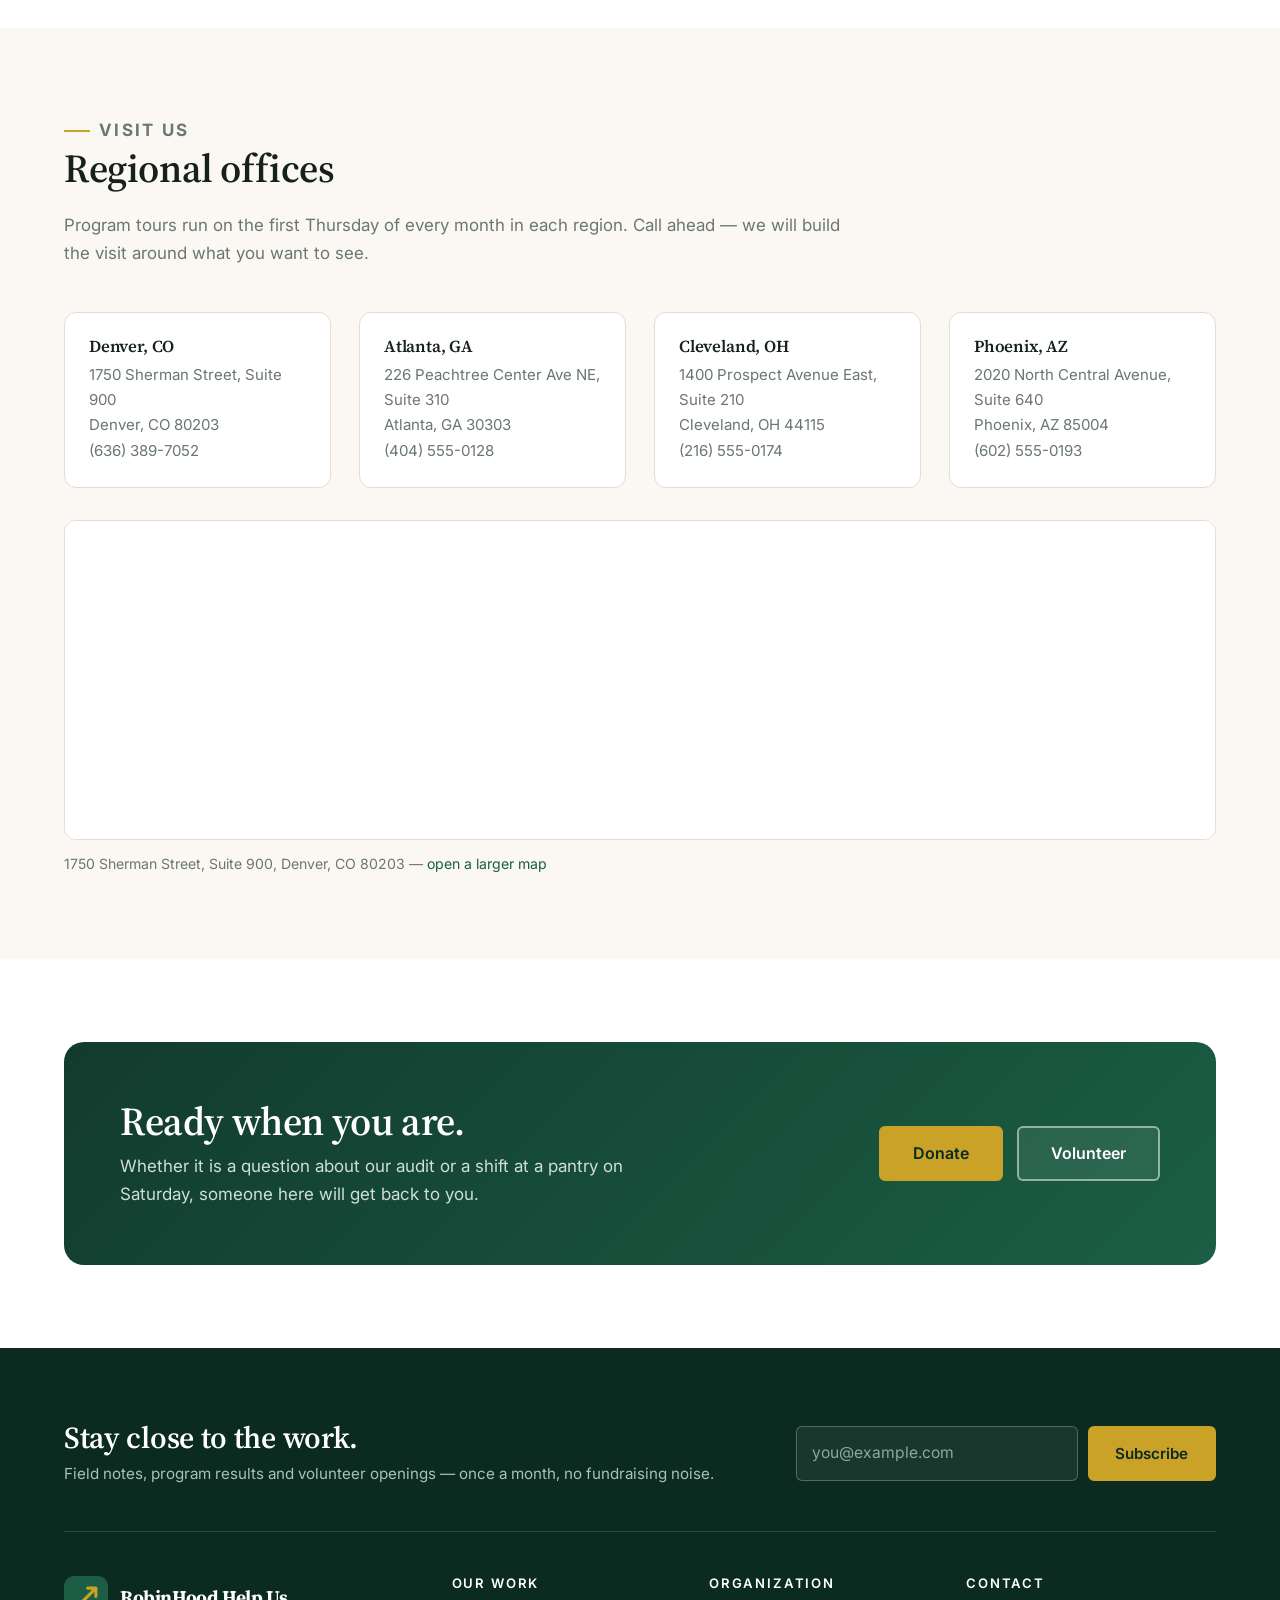
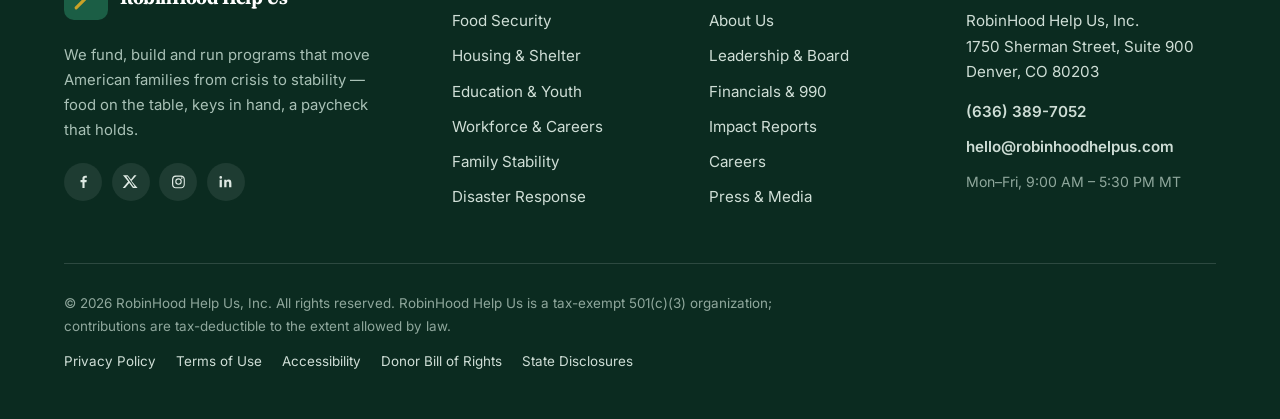
<file: contact.html>
<!DOCTYPE html>
<html lang="en">
<head>
<meta charset="utf-8">
<meta name="viewport" content="width=device-width, initial-scale=1">
<title>Contact Us | RobinHood Help Us</title>
<meta name="description" content="Reach RobinHood in Denver, Colorado at (636) 389-7052, or contact our regional offices in Atlanta, Cleveland and Phoenix. Press, partnership and donor support contacts.">
<meta name="theme-color" content="#123b2e">
<link rel="preconnect" href="https://fonts.googleapis.com">
<link rel="preconnect" href="https://fonts.gstatic.com" crossorigin>
<link href="https://fonts.googleapis.com/css2?family=Inter:wght@400;500;600;700&family=Source+Serif+4:opsz,wght@8..60,400;8..60,600;8..60,700&display=swap" rel="stylesheet">
<link rel="stylesheet" href="assets/css/style.css">
<link rel="icon" href="data:image/svg+xml,<svg xmlns='http://www.w3.org/2000/svg' viewBox='0 0 32 32'><rect width='32' height='32' rx='7' fill='%23123b2e'/><path d='M9 23 23 9M23 9h-6M23 9v6' stroke='%23c9a227' stroke-width='2.4' fill='none' stroke-linecap='round' stroke-linejoin='round'/></svg>">
</head>
<body>
<a class="skip-link" href="#main">Skip to main content</a>

<div class="topbar">
  <div class="container topbar__inner">
    <p class="topbar__note">RobinHood Help Us is a registered 501(c)(3) nonprofit organization</p>
  </div>
</div>

<header class="site-header" id="siteHeader">
  <div class="container site-header__inner">
    <a class="brand" href="index.html" aria-label="RobinHood Help Us home">
      <span class="brand__mark" aria-hidden="true">
        <svg viewBox="0 0 40 40" role="img" focusable="false">
          <rect width="40" height="40" rx="9" fill="#123b2e"></rect>
          <path d="M11 29 29 11M29 11h-7.5M29 11v7.5" stroke="#c9a227" stroke-width="2.8" fill="none" stroke-linecap="round" stroke-linejoin="round"></path>
          <path d="M13.5 13.5c7 1 11.5 5.5 13 12.5" stroke="#f3efe6" stroke-width="1.8" fill="none" stroke-linecap="round" opacity=".85"></path>
        </svg>
      </span>
      <span class="brand__text">
        <span class="brand__name">RobinHood Help Us</span>
        <span class="brand__tag">Opportunity, redistributed.</span>
      </span>
    </a>

    <button class="nav-toggle" id="navToggle" aria-expanded="false" aria-controls="primaryNav">
      <span class="nav-toggle__bars" aria-hidden="true"><span></span><span></span><span></span></span>
      <span class="nav-toggle__label">Menu</span>
    </button>

    <nav class="nav" id="primaryNav" aria-label="Primary">
      <ul class="nav__list">
        <li><a href="index.html">Home</a></li>
        <li><a href="about.html">About Us</a></li>
        <li><a href="work.html">Our Work</a></li>
        <li><a href="impact.html">Our Impact</a></li>
        <li><a href="get-involved.html">Get Involved</a></li>
        <li><a href="contact.html">Contact</a></li>
      </ul>
      <a class="btn btn--gold nav__cta" href="donate.html">Donate</a>
    </nav>
  </div>
</header>

<main id="main">
<section class="page-hero">
  <div class="container">
    <div class="page-hero__inner">
      <ul class="breadcrumb">
        <li><a href="index.html">Home</a></li>
        <li>Contact</li>
      </ul>
      <h1>Talk to a person, not a portal.</h1>
      <p>Our donor support and program teams answer the phone Monday through Friday, 9:00 AM to 5:30 PM Mountain Time, and reply to email within one business day.</p>
    </div>
  </div>
</section>

<section class="section">
  <div class="container">
    <div class="contact-grid">

      <form class="donate-card js-demo-form" novalidate data-success="Thank you for your message. A member of our team will reply within one business day.">
        <h2>Send us a message</h2>
        <p class="form-status js-form-status" role="status"></p>
        <div class="form-grid">
          <div class="field">
            <label for="cFirst">First name</label>
            <input type="text" id="cFirst" name="firstName" autocomplete="given-name" required>
          </div>
          <div class="field">
            <label for="cLast">Last name</label>
            <input type="text" id="cLast" name="lastName" autocomplete="family-name" required>
          </div>
          <div class="field">
            <label for="cEmail">Email address</label>
            <input type="email" id="cEmail" name="email" autocomplete="email" required>
          </div>
          <div class="field">
            <label for="cPhone">Phone <span class="hint" style="display:inline;">(optional)</span></label>
            <input type="tel" id="cPhone" name="phone" autocomplete="tel" placeholder="(636) 389-7052">
          </div>
          <div class="field full">
            <label for="cTopic">What is this about?</label>
            <select id="cTopic" name="topic">
              <option>Donor support &amp; receipts</option>
              <option>Program services &amp; assistance</option>
              <option>Volunteering</option>
              <option>Corporate or foundation partnership</option>
              <option>Press &amp; media</option>
              <option>Careers</option>
              <option>Request our audit, Form 990 or methodology</option>
              <option>Something else</option>
            </select>
          </div>
          <div class="field full">
            <label for="cMessage">Message</label>
            <textarea id="cMessage" name="message" required placeholder="How can we help?"></textarea>
          </div>
        </div>
        <label class="check">
          <input type="checkbox" id="cCopy" name="copy">
          <span>Email me a copy of this message</span>
        </label>
        <button class="btn btn--green btn--block" type="submit">Send message</button>
      </form>

      <div>
        <div class="info-card">
          <h3>National headquarters</h3>
          <address>
            RobinHood Help Us, Inc.<br>
            1750 Sherman Street, Suite 900<br>
            Denver, CO 80203
          </address>
          <ul class="info-list">
            <li>
              <svg viewBox="0 0 24 24" aria-hidden="true"><path d="M22 16.9v3a2 2 0 0 1-2.2 2 19.8 19.8 0 0 1-8.6-3.1 19.5 19.5 0 0 1-6-6A19.8 19.8 0 0 1 2.1 4.2 2 2 0 0 1 4.1 2h3a2 2 0 0 1 2 1.7c.1 1 .4 1.9.7 2.8a2 2 0 0 1-.5 2.1L8.1 9.9a16 16 0 0 0 6 6l1.3-1.3a2 2 0 0 1 2.1-.4c.9.3 1.8.6 2.8.7a2 2 0 0 1 1.7 2z"/></svg>
              <span><a href="tel:+16363897052">(636) 389-7052</a><br><span class="hint">Main line &amp; donor support</span></span>
            </li>
            <li>
              <svg viewBox="0 0 24 24" aria-hidden="true"><rect x="2" y="4" width="20" height="16" rx="2"/><path d="m2 7 10 6 10-6"/></svg>
              <span><a href="mailto:hello@robinhoodhelpus.com">hello@robinhoodhelpus.com</a></span>
            </li>
            <li>
              <svg viewBox="0 0 24 24" aria-hidden="true"><circle cx="12" cy="12" r="9"/><path d="M12 7v5l3 2"/></svg>
              <span>Monday &ndash; Friday, 9:00 AM &ndash; 5:30 PM MT</span>
            </li>
          </ul>
        </div>

        <div class="info-card">
          <h3>Direct lines</h3>
          <ul class="info-list">
            <li><svg viewBox="0 0 24 24" aria-hidden="true"><path d="M12 2 4 5v6c0 5 3.4 9.7 8 11 4.6-1.3 8-6 8-11V5z"/></svg><span><strong>Donor support:</strong> (303) 555-0148<br><a href="mailto:donors@robinhoodhelpus.com">donors@robinhoodhelpus.com</a></span></li>
            <li><svg viewBox="0 0 24 24" aria-hidden="true"><path d="M20 21v-2a4 4 0 0 0-4-4H8a4 4 0 0 0-4 4v2"/><circle cx="12" cy="7" r="4"/></svg><span><strong>Volunteering:</strong> (303) 555-0155<br><a href="mailto:volunteer@robinhoodhelpus.com">volunteer@robinhoodhelpus.com</a></span></li>
            <li id="press"><svg viewBox="0 0 24 24" aria-hidden="true"><path d="M4 4h13v16H4z"/><path d="M17 8h3v10a2 2 0 0 1-3 2"/><path d="M8 8h5M8 12h5M8 16h5"/></svg><span><strong>Press &amp; media:</strong> (303) 555-0161<br><a href="mailto:press@robinhoodhelpus.com">press@robinhoodhelpus.com</a><br><span class="hint">Media kit, spokesperson requests and program data available on request.</span></span></li>
            <li><svg viewBox="0 0 24 24" aria-hidden="true"><path d="M3 21h18M6 21V8l6-4 6 4v13"/></svg><span><strong>Partnerships:</strong> (303) 555-0170<br><a href="mailto:partners@robinhoodhelpus.com">partners@robinhoodhelpus.com</a></span></li>
          </ul>
        </div>

        <div class="info-card">
          <h3>Need help right now?</h3>
          <p>If you or your family need food, housing or emergency assistance, call our program intake line at <a href="tel:+13035550199">(303) 555-0199</a>, or dial <strong>211</strong> for the national community services hotline. If you are in immediate danger, call 911.</p>
        </div>
      </div>
    </div>
  </div>
</section>

<section class="section section--cream">
  <div class="container">
    <div class="section__head">
      <p class="eyebrow">Visit us</p>
      <h2>Regional offices</h2>
      <p>Program tours run on the first Thursday of every month in each region. Call ahead &mdash; we will build the visit around what you want to see.</p>
    </div>

    <div class="grid grid--4">
      <div class="office">
        <h3>Denver, CO</h3>
        <address>1750 Sherman Street, Suite 900<br>Denver, CO 80203<br>(636) 389-7052</address>
      </div>
      <div class="office">
        <h3>Atlanta, GA</h3>
        <address>226 Peachtree Center Ave NE, Suite 310<br>Atlanta, GA 30303<br>(404) 555-0128</address>
      </div>
      <div class="office">
        <h3>Cleveland, OH</h3>
        <address>1400 Prospect Avenue East, Suite 210<br>Cleveland, OH 44115<br>(216) 555-0174</address>
      </div>
      <div class="office">
        <h3>Phoenix, AZ</h3>
        <address>2020 North Central Avenue, Suite 640<br>Phoenix, AZ 85004<br>(602) 555-0193</address>
      </div>
    </div>

    <div class="map-embed mt-2">
      <iframe title="Map showing RobinHood headquarters in Denver, Colorado" loading="lazy" src="https://www.openstreetmap.org/export/embed.html?bbox=-104.9895%2C39.7345%2C-104.9755%2C39.7425&amp;layer=mapnik&amp;marker=39.7385%2C-104.9825"></iframe>
    </div>
    <p class="map-note">1750 Sherman Street, Suite 900, Denver, CO 80203 &mdash; <a href="https://www.openstreetmap.org/?mlat=39.7385&amp;mlon=-104.9825#map=16/39.7385/-104.9825" target="_blank" rel="noopener">open a larger map</a></p>
  </div>
</section>

<section class="section">
  <div class="container">
    <div class="cta-band reveal">
      <div>
        <h2>Ready when you are.</h2>
        <p>Whether it is a question about our audit or a shift at a pantry on Saturday, someone here will get back to you.</p>
      </div>
      <div class="cta-band__actions">
        <a class="btn btn--gold btn--lg" href="donate.html">Donate</a>
        <a class="btn btn--ghost-light btn--lg" href="get-involved.html">Volunteer</a>
      </div>
    </div>
  </div>
</section>
</main>

<footer class="site-footer">
  <div class="container">
    <div class="footer-cta">
      <div class="footer-cta__text">
        <h2>Stay close to the work.</h2>
        <p>Field notes, program results and volunteer openings &mdash; once a month, no fundraising noise.</p>
      </div>
      <form class="footer-cta__form js-demo-form" novalidate data-success="Thank you — you are subscribed to our monthly field notes.">
        <label class="sr-only" for="newsletterEmail">Email address</label>
        <input type="email" id="newsletterEmail" name="email" placeholder="you@example.com" required>
        <button class="btn btn--gold" type="submit">Subscribe</button>
        <p class="form-note js-form-status" role="status"></p>
      </form>
    </div>

    <div class="footer-grid">
      <div class="footer-col footer-col--brand">
        <a class="brand brand--footer" href="index.html" aria-label="RobinHood Help Us home">
          <span class="brand__mark" aria-hidden="true">
            <svg viewBox="0 0 40 40" role="img" focusable="false">
              <rect width="40" height="40" rx="9" fill="#1b5e45"></rect>
              <path d="M11 29 29 11M29 11h-7.5M29 11v7.5" stroke="#c9a227" stroke-width="2.8" fill="none" stroke-linecap="round" stroke-linejoin="round"></path>
            </svg>
          </span>
          <span class="brand__text"><span class="brand__name">RobinHood Help Us</span></span>
        </a>
        <p class="footer-col__blurb">We fund, build and run programs that move American families from crisis to stability &mdash; food on the table, keys in hand, a paycheck that holds.</p>
        <ul class="social" aria-label="Social media">
          <li><a href="#" aria-label="RobinHood Help Us on Facebook"><svg viewBox="0 0 24 24" aria-hidden="true"><path d="M13.5 21v-8h2.7l.4-3h-3.1V8.1c0-.9.3-1.5 1.5-1.5H16.7V4a20 20 0 0 0-2.3-.1c-2.3 0-3.9 1.4-3.9 4V10H7.8v3h2.7v8z"/></svg></a></li>
          <li><a href="#" aria-label="RobinHood Help Us on X"><svg viewBox="0 0 24 24" aria-hidden="true"><path d="M17.3 3h3.3l-7.2 8.3L22 21h-6.6l-5.2-6.8L4.3 21H1l7.7-8.9L1.4 3H8l4.7 6.2zm-1.2 16h1.8L7.9 4.8H6z"/></svg></a></li>
          <li><a href="#" aria-label="RobinHood Help Us on Instagram"><svg viewBox="0 0 24 24" aria-hidden="true"><path d="M12 7.4A4.6 4.6 0 1 0 16.6 12 4.6 4.6 0 0 0 12 7.4m0 7.6A3 3 0 1 1 15 12a3 3 0 0 1-3 3m5.8-7.8a1.1 1.1 0 1 1-1.1-1.1 1.1 1.1 0 0 1 1.1 1.1M20.9 8.9a5.3 5.3 0 0 0-1.5-3.8 5.4 5.4 0 0 0-3.8-1.4c-1.5-.1-6-.1-7.5 0A5.4 5.4 0 0 0 4.3 5a5.3 5.3 0 0 0-1.4 3.8c-.1 1.5-.1 6 0 7.5a5.3 5.3 0 0 0 1.4 3.8 5.4 5.4 0 0 0 3.8 1.5c1.5.1 6 .1 7.5 0a5.3 5.3 0 0 0 3.8-1.5 5.4 5.4 0 0 0 1.5-3.8c.1-1.5.1-6 0-7.4m-1.9 9a3 3 0 0 1-1.7 1.7c-1.2.5-4 .4-5.3.4s-4.1.1-5.3-.4A3 3 0 0 1 5 17.9c-.5-1.2-.4-4-.4-5.3S4.5 8.5 5 7.3a3 3 0 0 1 1.7-1.7c1.2-.5 4-.4 5.3-.4s4.1-.1 5.3.4A3 3 0 0 1 19 7.3c.5 1.2.4 4 .4 5.3s.1 4.1-.4 5.3"/></svg></a></li>
          <li><a href="#" aria-label="RobinHood Help Us on LinkedIn"><svg viewBox="0 0 24 24" aria-hidden="true"><path d="M6.9 20H3.7V9.5h3.2zM5.3 8.1a1.9 1.9 0 1 1 1.9-1.9 1.9 1.9 0 0 1-1.9 1.9M20.3 20h-3.2v-5.1c0-1.2 0-2.8-1.7-2.8s-2 1.3-2 2.7V20H10.2V9.5h3.1V11a3.4 3.4 0 0 1 3.1-1.7c3.3 0 3.9 2.2 3.9 5z"/></svg></a></li>
        </ul>
      </div>

      <div class="footer-col">
        <h3>Our Work</h3>
        <ul>
          <li><a href="work.html#food">Food Security</a></li>
          <li><a href="work.html#housing">Housing &amp; Shelter</a></li>
          <li><a href="work.html#education">Education &amp; Youth</a></li>
          <li><a href="work.html#workforce">Workforce &amp; Careers</a></li>
          <li><a href="work.html#family">Family Stability</a></li>
          <li><a href="work.html#disaster">Disaster Response</a></li>
        </ul>
      </div>

      <div class="footer-col">
        <h3>Organization</h3>
        <ul>
          <li><a href="about.html">About Us</a></li>
          <li><a href="about.html#leadership">Leadership &amp; Board</a></li>
          <li><a href="about.html#financials">Financials &amp; 990</a></li>
          <li><a href="impact.html">Impact Reports</a></li>
          <li><a href="get-involved.html#careers">Careers</a></li>
          <li><a href="contact.html#press">Press &amp; Media</a></li>
        </ul>
      </div>

      <div class="footer-col">
        <h3>Contact</h3>
        <address>
          RobinHood Help Us, Inc.<br>
          1750 Sherman Street, Suite 900<br>
          Denver, CO 80203
        </address>
        <ul class="footer-contact">
          <li><a href="tel:+16363897052">(636) 389-7052</a></li>
          <li><a href="mailto:hello@robinhoodhelpus.com">hello@robinhoodhelpus.com</a></li>
        </ul>
        <p class="footer-hours">Mon&ndash;Fri, 9:00 AM &ndash; 5:30 PM MT</p>
      </div>
    </div>

    <div class="footer-legal">
      <p>&copy; <span class="js-year">2026</span> RobinHood Help Us, Inc. All rights reserved. RobinHood Help Us is a tax-exempt 501(c)(3) organization; contributions are tax-deductible to the extent allowed by law.</p>
      <ul>
        <li><a href="privacy.html">Privacy Policy</a></li>
        <li><a href="terms.html">Terms of Use</a></li>
        <li><a href="accessibility.html">Accessibility</a></li>
        <li><a href="donor-rights.html">Donor Bill of Rights</a></li>
        <li><a href="state-disclosures.html">State Disclosures</a></li>
      </ul>
    </div>
  </div>
</footer>

<script src="assets/js/main.js"></script>
</body>
</html>
</file>
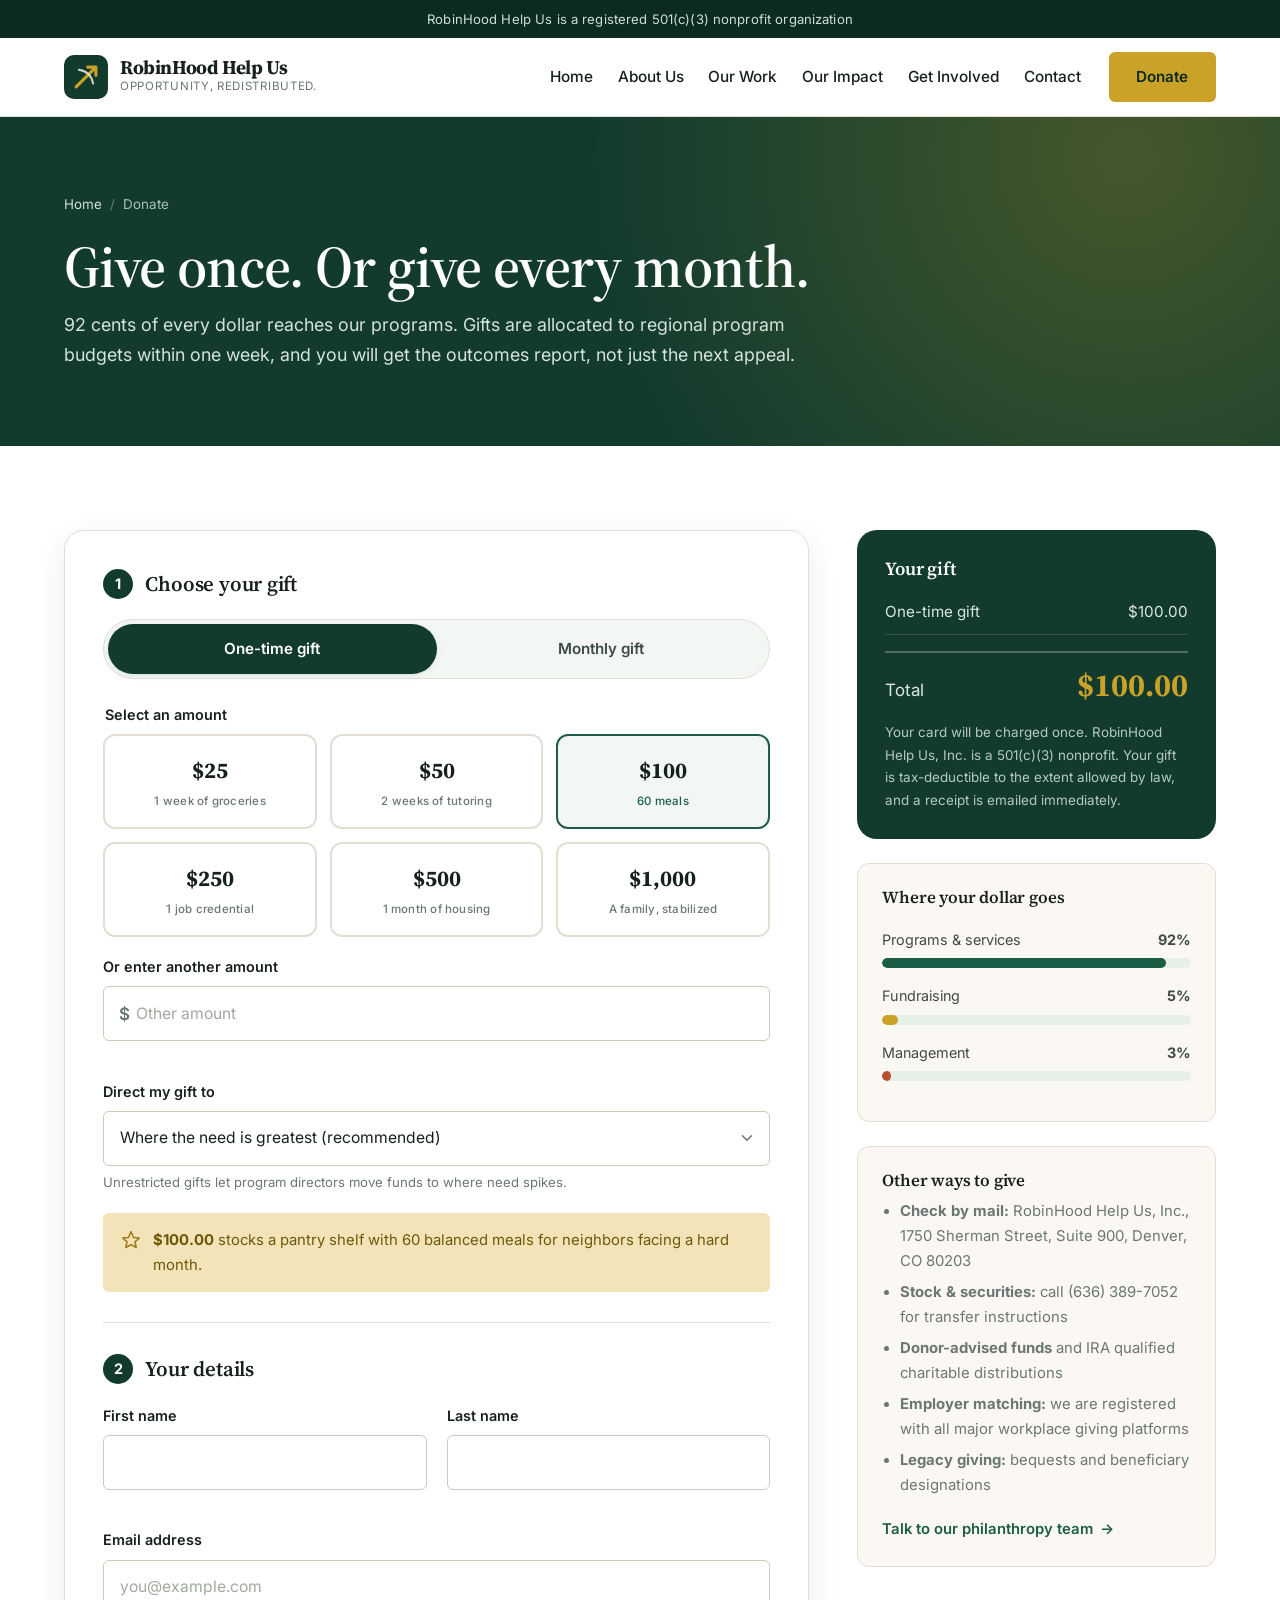
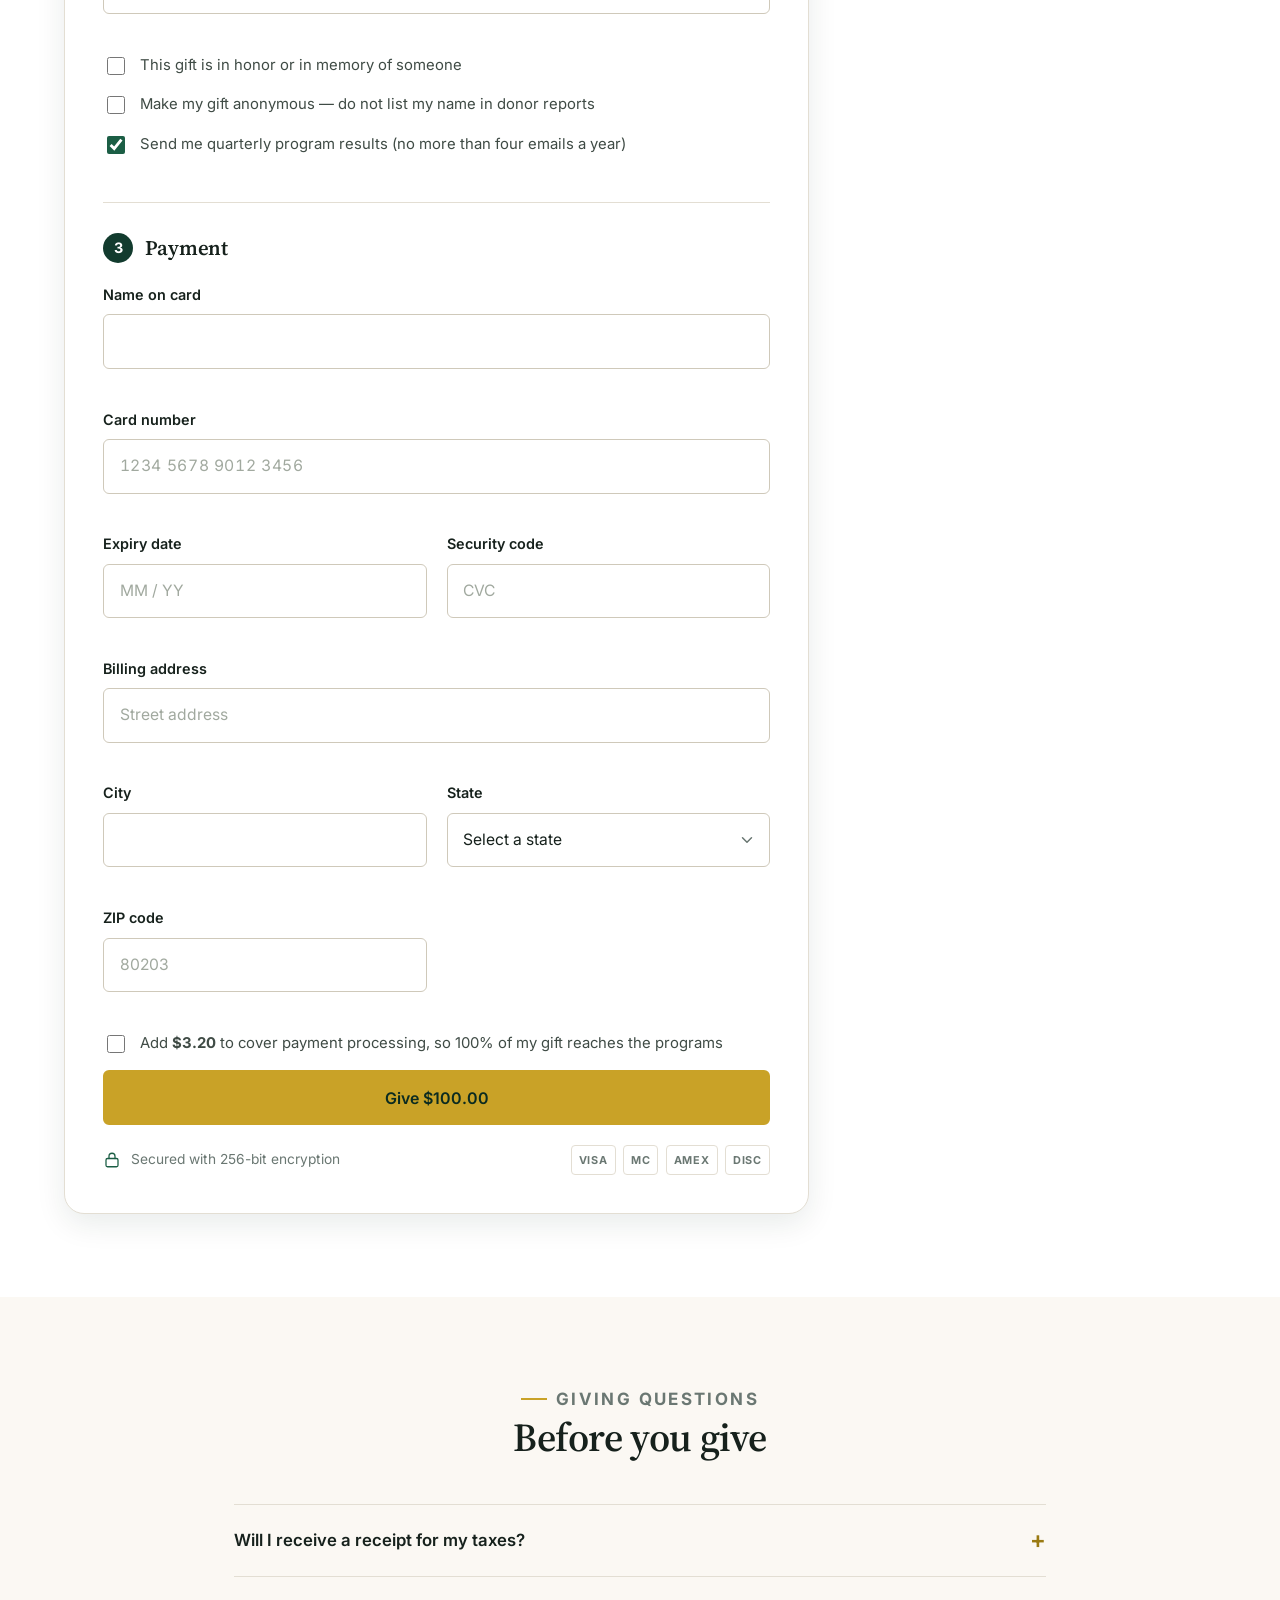
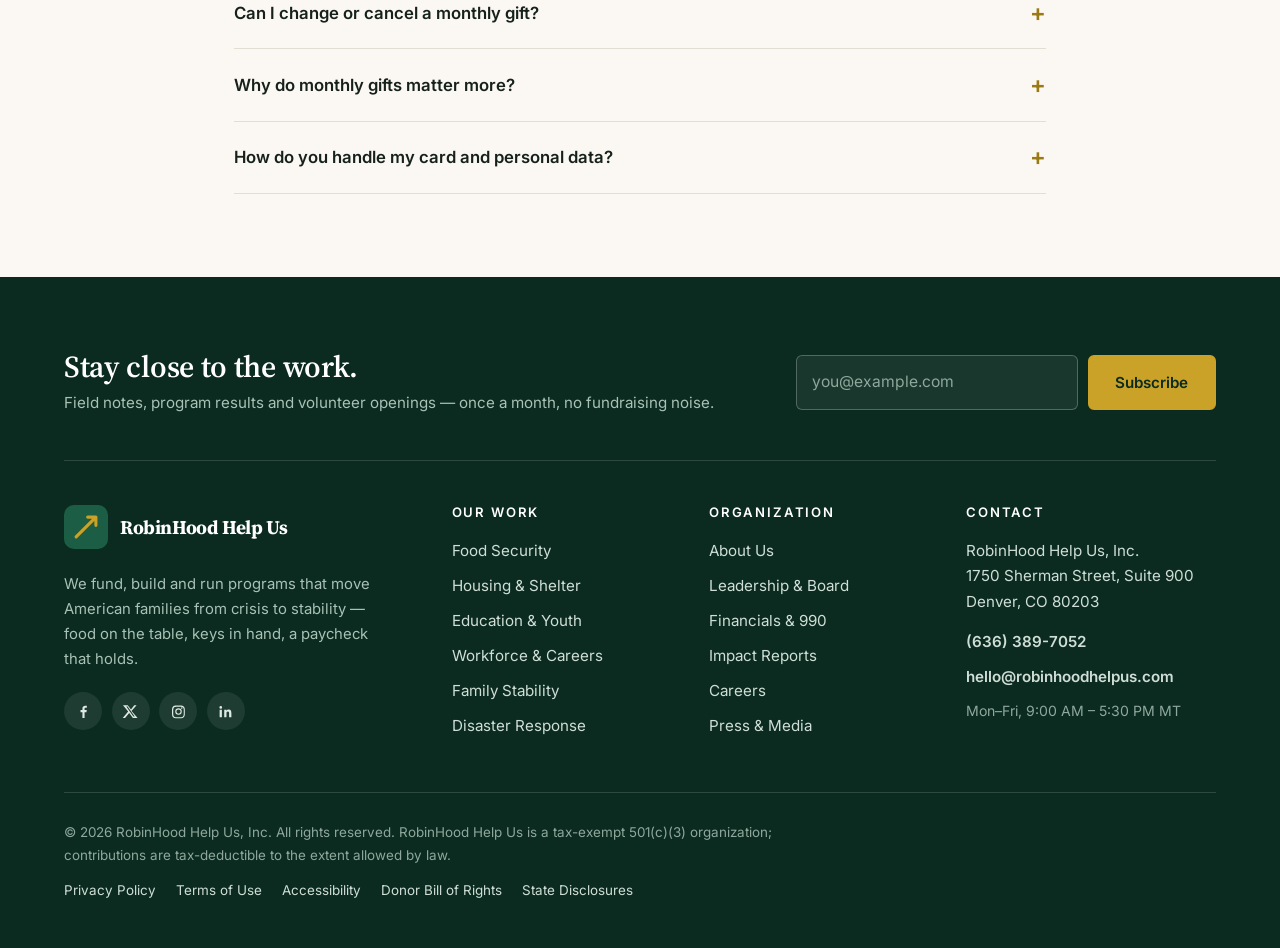
<file: donate.html>
<!DOCTYPE html>
<html lang="en">
<head>
<meta charset="utf-8">
<meta name="viewport" content="width=device-width, initial-scale=1">
<title>Donate | RobinHood Help Us</title>
<meta name="description" content="Make a one-time or monthly gift to RobinHood. 92 cents of every dollar goes directly to food, housing, education and workforce programs for American families.">
<meta name="theme-color" content="#123b2e">
<link rel="preconnect" href="https://fonts.googleapis.com">
<link rel="preconnect" href="https://fonts.gstatic.com" crossorigin>
<link href="https://fonts.googleapis.com/css2?family=Inter:wght@400;500;600;700&family=Source+Serif+4:opsz,wght@8..60,400;8..60,600;8..60,700&display=swap" rel="stylesheet">
<link rel="stylesheet" href="assets/css/style.css">
<link rel="icon" href="data:image/svg+xml,<svg xmlns='http://www.w3.org/2000/svg' viewBox='0 0 32 32'><rect width='32' height='32' rx='7' fill='%23123b2e'/><path d='M9 23 23 9M23 9h-6M23 9v6' stroke='%23c9a227' stroke-width='2.4' fill='none' stroke-linecap='round' stroke-linejoin='round'/></svg>">
</head>
<body>
<a class="skip-link" href="#main">Skip to main content</a>

<div class="topbar">
  <div class="container topbar__inner">
    <p class="topbar__note">RobinHood Help Us is a registered 501(c)(3) nonprofit organization</p>
  </div>
</div>

<header class="site-header" id="siteHeader">
  <div class="container site-header__inner">
    <a class="brand" href="index.html" aria-label="RobinHood Help Us home">
      <span class="brand__mark" aria-hidden="true">
        <svg viewBox="0 0 40 40" role="img" focusable="false">
          <rect width="40" height="40" rx="9" fill="#123b2e"></rect>
          <path d="M11 29 29 11M29 11h-7.5M29 11v7.5" stroke="#c9a227" stroke-width="2.8" fill="none" stroke-linecap="round" stroke-linejoin="round"></path>
          <path d="M13.5 13.5c7 1 11.5 5.5 13 12.5" stroke="#f3efe6" stroke-width="1.8" fill="none" stroke-linecap="round" opacity=".85"></path>
        </svg>
      </span>
      <span class="brand__text">
        <span class="brand__name">RobinHood Help Us</span>
        <span class="brand__tag">Opportunity, redistributed.</span>
      </span>
    </a>

    <button class="nav-toggle" id="navToggle" aria-expanded="false" aria-controls="primaryNav">
      <span class="nav-toggle__bars" aria-hidden="true"><span></span><span></span><span></span></span>
      <span class="nav-toggle__label">Menu</span>
    </button>

    <nav class="nav" id="primaryNav" aria-label="Primary">
      <ul class="nav__list">
        <li><a href="index.html">Home</a></li>
        <li><a href="about.html">About Us</a></li>
        <li><a href="work.html">Our Work</a></li>
        <li><a href="impact.html">Our Impact</a></li>
        <li><a href="get-involved.html">Get Involved</a></li>
        <li><a href="contact.html">Contact</a></li>
      </ul>
      <a class="btn btn--gold nav__cta" href="donate.html">Donate</a>
    </nav>
  </div>
</header>

<main id="main">
<section class="page-hero">
  <div class="container">
    <div class="page-hero__inner">
      <ul class="breadcrumb">
        <li><a href="index.html">Home</a></li>
        <li>Donate</li>
      </ul>
      <h1>Give once. Or give every month.</h1>
      <p>92 cents of every dollar reaches our programs. Gifts are allocated to regional program budgets within one week, and you will get the outcomes report, not just the next appeal.</p>
    </div>
  </div>
</section>

<section class="section">
  <div class="container">
    <div class="donate-layout">

      <form class="donate-card" id="donationForm" novalidate autocomplete="on">
        <p class="form-status" id="donateStatus" role="status" aria-live="polite"></p>

        <!-- Step 1: amount -->
        <div class="donate-step">
          <div class="donate-step__title">
            <span class="donate-step__num">1</span>
            <h2>Choose your gift</h2>
          </div>

          <div class="toggle-group" role="radiogroup" aria-label="Gift frequency">
            <input type="radio" name="frequency" id="freqOnce" value="once" checked>
            <label for="freqOnce">One-time gift</label>
            <input type="radio" name="frequency" id="freqMonthly" value="monthly">
            <label for="freqMonthly">Monthly gift</label>
          </div>

          <fieldset class="fieldset-reset">
            <legend class="field-label">Select an amount</legend>
            <div class="amounts">
              <div class="amount">
                <input type="radio" name="amount" id="amt25" value="25">
                <label for="amt25">$25<small>1 week of groceries</small></label>
              </div>
              <div class="amount">
                <input type="radio" name="amount" id="amt50" value="50">
                <label for="amt50">$50<small>2 weeks of tutoring</small></label>
              </div>
              <div class="amount">
                <input type="radio" name="amount" id="amt100" value="100" checked>
                <label for="amt100">$100<small>60 meals</small></label>
              </div>
              <div class="amount">
                <input type="radio" name="amount" id="amt250" value="250">
                <label for="amt250">$250<small>1 job credential</small></label>
              </div>
              <div class="amount">
                <input type="radio" name="amount" id="amt500" value="500">
                <label for="amt500">$500<small>1 month of housing</small></label>
              </div>
              <div class="amount">
                <input type="radio" name="amount" id="amt1000" value="1000">
                <label for="amt1000">$1,000<small>A family, stabilized</small></label>
              </div>
            </div>
          </fieldset>

          <div class="field">
            <label for="customAmount">Or enter another amount</label>
            <div class="custom-amount">
              <span class="currency" aria-hidden="true">$</span>
              <input type="text" id="customAmount" name="customAmount" inputmode="decimal" placeholder="Other amount" aria-describedby="customAmountError">
            </div>
            <p class="error-text" id="customAmountError"></p>
          </div>

          <div class="field">
            <label for="designation">Direct my gift to</label>
            <select id="designation" name="designation">
              <option value="unrestricted">Where the need is greatest (recommended)</option>
              <option value="food">Food Security &mdash; Fresh Start Pantry Network</option>
              <option value="housing">Housing &amp; Shelter &mdash; Doorway Home Initiative</option>
              <option value="education">Education &amp; Youth &mdash; Bright Path Scholars</option>
              <option value="workforce">Workforce &amp; Careers &mdash; Career Launch</option>
              <option value="family">Family Stability &mdash; Safety Net Fund</option>
              <option value="disaster">Disaster Response &mdash; Rapid Relief</option>
            </select>
            <span class="hint">Unrestricted gifts let program directors move funds to where need spikes.</span>
          </div>

          <div class="impact-hint" id="impactHint" hidden>
            <svg viewBox="0 0 24 24" aria-hidden="true"><path d="M12 2 15 9l7 .6-5.3 4.6 1.6 6.8L12 17.5 5.7 21l1.6-6.8L2 9.6 9 9z"/></svg>
            <p></p>
          </div>
        </div>

        <!-- Step 2: donor -->
        <div class="donate-step">
          <div class="donate-step__title">
            <span class="donate-step__num">2</span>
            <h2>Your details</h2>
          </div>

          <div class="form-grid">
            <div class="field">
              <label for="firstName">First name</label>
              <input type="text" id="firstName" name="firstName" autocomplete="given-name" aria-describedby="firstNameError">
              <p class="error-text" id="firstNameError"></p>
            </div>
            <div class="field">
              <label for="lastName">Last name</label>
              <input type="text" id="lastName" name="lastName" autocomplete="family-name" aria-describedby="lastNameError">
              <p class="error-text" id="lastNameError"></p>
            </div>
            <div class="field full">
              <label for="email">Email address</label>
              <input type="email" id="email" name="email" autocomplete="email" placeholder="you@example.com" aria-describedby="emailError">
              <p class="error-text" id="emailError">
              </p>
            </div>
          </div>

          <label class="check">
            <input type="checkbox" id="tributeToggle" name="tribute">
            <span>This gift is in honor or in memory of someone</span>
          </label>

          <div id="tributeFields" hidden>
            <div class="form-grid">
              <div class="field">
                <label for="tributeType">Type of tribute</label>
                <select id="tributeType" name="tributeType">
                  <option>In honor of</option>
                  <option>In memory of</option>
                </select>
              </div>
              <div class="field">
                <label for="tributeName">Honoree&rsquo;s name</label>
                <input type="text" id="tributeName" name="tributeName">
              </div>
            </div>
          </div>

          <label class="check">
            <input type="checkbox" id="anonymous" name="anonymous">
            <span>Make my gift anonymous &mdash; do not list my name in donor reports</span>
          </label>

          <label class="check">
            <input type="checkbox" id="newsUpdates" name="newsUpdates" checked>
            <span>Send me quarterly program results (no more than four emails a year)</span>
          </label>
        </div>

        <!-- Step 3: payment -->
        <div class="donate-step">
          <div class="donate-step__title">
            <span class="donate-step__num">3</span>
            <h2>Payment</h2>
          </div>

          <div class="field">
            <label for="cardName">Name on card</label>
            <input type="text" id="cardName" name="cardName" autocomplete="cc-name" aria-describedby="cardNameError">
            <p class="error-text" id="cardNameError"></p>
          </div>

          <div class="field">
            <label for="cardNumber">Card number</label>
            <div class="card-field">
              <input type="text" id="cardNumber" name="cardNumber" inputmode="numeric" autocomplete="cc-number" placeholder="1234 5678 9012 3456" aria-describedby="cardNumberError">
              <span class="card-brand" id="cardBrand" aria-live="polite"></span>
            </div>
            <p class="error-text" id="cardNumberError"></p>
          </div>

          <div class="form-grid">
            <div class="field">
              <label for="cardExpiry">Expiry date</label>
              <input type="text" id="cardExpiry" name="cardExpiry" inputmode="numeric" autocomplete="cc-exp" placeholder="MM / YY" aria-describedby="cardExpiryError">
              <p class="error-text" id="cardExpiryError"></p>
            </div>
            <div class="field">
              <label for="cardCvc">Security code</label>
              <input type="text" id="cardCvc" name="cardCvc" inputmode="numeric" autocomplete="cc-csc" placeholder="CVC" maxlength="3" aria-describedby="cardCvcError">
              <p class="error-text" id="cardCvcError"></p>
            </div>
            <div class="field full">
              <label for="billingAddress">Billing address</label>
              <input type="text" id="billingAddress" name="billingAddress" autocomplete="address-line1" placeholder="Street address" aria-describedby="billingAddressError">
              <p class="error-text" id="billingAddressError"></p>
            </div>
            <div class="field">
              <label for="billingCity">City</label>
              <input type="text" id="billingCity" name="billingCity" autocomplete="address-level2" aria-describedby="billingCityError">
              <p class="error-text" id="billingCityError"></p>
            </div>
            <div class="field">
              <label for="billingState">State</label>
              <select id="billingState" name="billingState" autocomplete="address-level1" aria-describedby="billingStateError">
                <option value="">Select a state</option>
                <option value="AL">Alabama</option>
                <option value="AK">Alaska</option>
                <option value="AZ">Arizona</option>
                <option value="AR">Arkansas</option>
                <option value="CA">California</option>
                <option value="CO">Colorado</option>
                <option value="CT">Connecticut</option>
                <option value="DE">Delaware</option>
                <option value="DC">District of Columbia</option>
                <option value="FL">Florida</option>
                <option value="GA">Georgia</option>
                <option value="HI">Hawaii</option>
                <option value="ID">Idaho</option>
                <option value="IL">Illinois</option>
                <option value="IN">Indiana</option>
                <option value="IA">Iowa</option>
                <option value="KS">Kansas</option>
                <option value="KY">Kentucky</option>
                <option value="LA">Louisiana</option>
                <option value="ME">Maine</option>
                <option value="MD">Maryland</option>
                <option value="MA">Massachusetts</option>
                <option value="MI">Michigan</option>
                <option value="MN">Minnesota</option>
                <option value="MS">Mississippi</option>
                <option value="MO">Missouri</option>
                <option value="MT">Montana</option>
                <option value="NE">Nebraska</option>
                <option value="NV">Nevada</option>
                <option value="NH">New Hampshire</option>
                <option value="NJ">New Jersey</option>
                <option value="NM">New Mexico</option>
                <option value="NY">New York</option>
                <option value="NC">North Carolina</option>
                <option value="ND">North Dakota</option>
                <option value="OH">Ohio</option>
                <option value="OK">Oklahoma</option>
                <option value="OR">Oregon</option>
                <option value="PA">Pennsylvania</option>
                <option value="RI">Rhode Island</option>
                <option value="SC">South Carolina</option>
                <option value="SD">South Dakota</option>
                <option value="TN">Tennessee</option>
                <option value="TX">Texas</option>
                <option value="UT">Utah</option>
                <option value="VT">Vermont</option>
                <option value="VA">Virginia</option>
                <option value="WA">Washington</option>
                <option value="WV">West Virginia</option>
                <option value="WI">Wisconsin</option>
                <option value="WY">Wyoming</option>
              </select>
              <p class="error-text" id="billingStateError"></p>
            </div>
            <div class="field">
              <label for="billingZip">ZIP code</label>
              <input type="text" id="billingZip" name="billingZip" inputmode="numeric" autocomplete="postal-code" placeholder="80203" aria-describedby="billingZipError">
              <p class="error-text" id="billingZipError"></p>
            </div>
          </div>

          <label class="check">
            <input type="checkbox" id="coverFee" name="coverFee">
            <span>Add <strong id="feeLabel">$3.20</strong> to cover payment processing, so 100% of my gift reaches the programs</span>
          </label>

          <button class="btn btn--gold btn--lg btn--block" type="submit" id="donateSubmit">Give $100.00</button>

          <div class="secure-row">
            <svg viewBox="0 0 24 24" aria-hidden="true"><rect x="4" y="10" width="16" height="11" rx="2"/><path d="M8 10V7a4 4 0 0 1 8 0v3"/></svg>
            <span>Secured with 256-bit encryption</span>
            <span class="card-marks"><span>VISA</span><span>MC</span><span>AMEX</span><span>DISC</span></span>
          </div>

        </div>
      </form>

      <aside class="summary" aria-label="Gift summary">
        <div class="summary__box">
          <h3>Your gift</h3>
          <div class="summary__row"><span id="sumFrequency">One-time gift</span><span id="sumGift">$100.00</span></div>
          <div class="summary__row" id="sumFeeRow" hidden><span>Processing coverage</span><span id="sumFee">$0.00</span></div>
          <div class="summary__total">
            <span>Total</span>
            <strong id="sumTotal">$100.00</strong>
          </div>
          <p class="summary__note">Your card will be <span id="sumCadence">charged once</span>. RobinHood Help Us, Inc. is a 501(c)(3) nonprofit. Your gift is tax-deductible to the extent allowed by law, and a receipt is emailed immediately.</p>
        </div>

        <div class="summary__aside">
          <h3>Where your dollar goes</h3>
          <div class="alloc">
            <div class="alloc__row">
              <div class="label"><span>Programs &amp; services</span><strong>92%</strong></div>
              <div class="bar"><span style="width:92%"></span></div>
            </div>
            <div class="alloc__row">
              <div class="label"><span>Fundraising</span><strong>5%</strong></div>
              <div class="bar"><span class="is-gold" style="width:5%"></span></div>
            </div>
            <div class="alloc__row">
              <div class="label"><span>Management</span><strong>3%</strong></div>
              <div class="bar"><span class="is-clay" style="width:3%"></span></div>
            </div>
          </div>
        </div>

        <div class="summary__aside">
          <h3>Other ways to give</h3>
          <ul class="tight-list">
            <li><strong>Check by mail:</strong> RobinHood Help Us, Inc., 1750 Sherman Street, Suite 900, Denver, CO 80203</li>
            <li><strong>Stock &amp; securities:</strong> call (636) 389-7052 for transfer instructions</li>
            <li><strong>Donor-advised funds</strong> and IRA qualified charitable distributions</li>
            <li><strong>Employer matching:</strong> we are registered with all major workplace giving platforms</li>
            <li><strong>Legacy giving:</strong> bequests and beneficiary designations</li>
          </ul>
          <p><a class="link-arrow" href="contact.html">Talk to our philanthropy team</a></p>
        </div>
      </aside>

    </div>
  </div>
</section>

<section class="section section--cream">
  <div class="container container--narrow">
    <div class="section__head section__head--center">
      <p class="eyebrow">Giving questions</p>
      <h2>Before you give</h2>
    </div>
    <div class="accordion">
      <div class="accordion__item">
        <button class="accordion__btn" aria-expanded="false" aria-controls="dfaq1" id="dfaq1btn">Will I receive a receipt for my taxes?</button>
        <div class="accordion__panel" id="dfaq1" role="region" aria-labelledby="dfaq1btn">
          <p>Yes. An itemized acknowledgement is emailed immediately, and monthly donors receive a consolidated annual statement each January for the prior tax year.</p>
        </div>
      </div>
      <div class="accordion__item">
        <button class="accordion__btn" aria-expanded="false" aria-controls="dfaq2" id="dfaq2btn">Can I change or cancel a monthly gift?</button>
        <div class="accordion__panel" id="dfaq2" role="region" aria-labelledby="dfaq2btn">
          <p>Any time, with no explanation required. Monthly donors can adjust the amount, pause for up to three months or cancel from the donor portal, or by calling (636) 389-7052 during business hours.</p>
        </div>
      </div>
      <div class="accordion__item">
        <button class="accordion__btn" aria-expanded="false" aria-controls="dfaq3" id="dfaq3btn">Why do monthly gifts matter more?</button>
        <div class="accordion__panel" id="dfaq3" role="region" aria-labelledby="dfaq3btn">
          <p>Recurring revenue is the only kind our program directors can commit against a 12-month case plan. It also costs far less to administer, which is why a $50 monthly gift does more work than a $600 gift made once a year.</p>
        </div>
      </div>
      <div class="accordion__item">
        <button class="accordion__btn" aria-expanded="false" aria-controls="dfaq4" id="dfaq4btn">How do you handle my card and personal data?</button>
        <div class="accordion__panel" id="dfaq4" role="region" aria-labelledby="dfaq4btn">
          <p>Payments are handled by a PCI-DSS Level 1 certified processor, so card numbers never touch our servers. We never sell, rent or trade donor data.</p>
        </div>
      </div>
    </div>
  </div>
</section>

<script src="assets/js/donate.js"></script>
</main>

<footer class="site-footer">
  <div class="container">
    <div class="footer-cta">
      <div class="footer-cta__text">
        <h2>Stay close to the work.</h2>
        <p>Field notes, program results and volunteer openings &mdash; once a month, no fundraising noise.</p>
      </div>
      <form class="footer-cta__form js-demo-form" novalidate data-success="Thank you — you are subscribed to our monthly field notes.">
        <label class="sr-only" for="newsletterEmail">Email address</label>
        <input type="email" id="newsletterEmail" name="email" placeholder="you@example.com" required>
        <button class="btn btn--gold" type="submit">Subscribe</button>
        <p class="form-note js-form-status" role="status"></p>
      </form>
    </div>

    <div class="footer-grid">
      <div class="footer-col footer-col--brand">
        <a class="brand brand--footer" href="index.html" aria-label="RobinHood Help Us home">
          <span class="brand__mark" aria-hidden="true">
            <svg viewBox="0 0 40 40" role="img" focusable="false">
              <rect width="40" height="40" rx="9" fill="#1b5e45"></rect>
              <path d="M11 29 29 11M29 11h-7.5M29 11v7.5" stroke="#c9a227" stroke-width="2.8" fill="none" stroke-linecap="round" stroke-linejoin="round"></path>
            </svg>
          </span>
          <span class="brand__text"><span class="brand__name">RobinHood Help Us</span></span>
        </a>
        <p class="footer-col__blurb">We fund, build and run programs that move American families from crisis to stability &mdash; food on the table, keys in hand, a paycheck that holds.</p>
        <ul class="social" aria-label="Social media">
          <li><a href="#" aria-label="RobinHood Help Us on Facebook"><svg viewBox="0 0 24 24" aria-hidden="true"><path d="M13.5 21v-8h2.7l.4-3h-3.1V8.1c0-.9.3-1.5 1.5-1.5H16.7V4a20 20 0 0 0-2.3-.1c-2.3 0-3.9 1.4-3.9 4V10H7.8v3h2.7v8z"/></svg></a></li>
          <li><a href="#" aria-label="RobinHood Help Us on X"><svg viewBox="0 0 24 24" aria-hidden="true"><path d="M17.3 3h3.3l-7.2 8.3L22 21h-6.6l-5.2-6.8L4.3 21H1l7.7-8.9L1.4 3H8l4.7 6.2zm-1.2 16h1.8L7.9 4.8H6z"/></svg></a></li>
          <li><a href="#" aria-label="RobinHood Help Us on Instagram"><svg viewBox="0 0 24 24" aria-hidden="true"><path d="M12 7.4A4.6 4.6 0 1 0 16.6 12 4.6 4.6 0 0 0 12 7.4m0 7.6A3 3 0 1 1 15 12a3 3 0 0 1-3 3m5.8-7.8a1.1 1.1 0 1 1-1.1-1.1 1.1 1.1 0 0 1 1.1 1.1M20.9 8.9a5.3 5.3 0 0 0-1.5-3.8 5.4 5.4 0 0 0-3.8-1.4c-1.5-.1-6-.1-7.5 0A5.4 5.4 0 0 0 4.3 5a5.3 5.3 0 0 0-1.4 3.8c-.1 1.5-.1 6 0 7.5a5.3 5.3 0 0 0 1.4 3.8 5.4 5.4 0 0 0 3.8 1.5c1.5.1 6 .1 7.5 0a5.3 5.3 0 0 0 3.8-1.5 5.4 5.4 0 0 0 1.5-3.8c.1-1.5.1-6 0-7.4m-1.9 9a3 3 0 0 1-1.7 1.7c-1.2.5-4 .4-5.3.4s-4.1.1-5.3-.4A3 3 0 0 1 5 17.9c-.5-1.2-.4-4-.4-5.3S4.5 8.5 5 7.3a3 3 0 0 1 1.7-1.7c1.2-.5 4-.4 5.3-.4s4.1-.1 5.3.4A3 3 0 0 1 19 7.3c.5 1.2.4 4 .4 5.3s.1 4.1-.4 5.3"/></svg></a></li>
          <li><a href="#" aria-label="RobinHood Help Us on LinkedIn"><svg viewBox="0 0 24 24" aria-hidden="true"><path d="M6.9 20H3.7V9.5h3.2zM5.3 8.1a1.9 1.9 0 1 1 1.9-1.9 1.9 1.9 0 0 1-1.9 1.9M20.3 20h-3.2v-5.1c0-1.2 0-2.8-1.7-2.8s-2 1.3-2 2.7V20H10.2V9.5h3.1V11a3.4 3.4 0 0 1 3.1-1.7c3.3 0 3.9 2.2 3.9 5z"/></svg></a></li>
        </ul>
      </div>

      <div class="footer-col">
        <h3>Our Work</h3>
        <ul>
          <li><a href="work.html#food">Food Security</a></li>
          <li><a href="work.html#housing">Housing &amp; Shelter</a></li>
          <li><a href="work.html#education">Education &amp; Youth</a></li>
          <li><a href="work.html#workforce">Workforce &amp; Careers</a></li>
          <li><a href="work.html#family">Family Stability</a></li>
          <li><a href="work.html#disaster">Disaster Response</a></li>
        </ul>
      </div>

      <div class="footer-col">
        <h3>Organization</h3>
        <ul>
          <li><a href="about.html">About Us</a></li>
          <li><a href="about.html#leadership">Leadership &amp; Board</a></li>
          <li><a href="about.html#financials">Financials &amp; 990</a></li>
          <li><a href="impact.html">Impact Reports</a></li>
          <li><a href="get-involved.html#careers">Careers</a></li>
          <li><a href="contact.html#press">Press &amp; Media</a></li>
        </ul>
      </div>

      <div class="footer-col">
        <h3>Contact</h3>
        <address>
          RobinHood Help Us, Inc.<br>
          1750 Sherman Street, Suite 900<br>
          Denver, CO 80203
        </address>
        <ul class="footer-contact">
          <li><a href="tel:+16363897052">(636) 389-7052</a></li>
          <li><a href="mailto:hello@robinhoodhelpus.com">hello@robinhoodhelpus.com</a></li>
        </ul>
        <p class="footer-hours">Mon&ndash;Fri, 9:00 AM &ndash; 5:30 PM MT</p>
      </div>
    </div>

    <div class="footer-legal">
      <p>&copy; <span class="js-year">2026</span> RobinHood Help Us, Inc. All rights reserved. RobinHood Help Us is a tax-exempt 501(c)(3) organization; contributions are tax-deductible to the extent allowed by law.</p>
      <ul>
        <li><a href="privacy.html">Privacy Policy</a></li>
        <li><a href="terms.html">Terms of Use</a></li>
        <li><a href="accessibility.html">Accessibility</a></li>
        <li><a href="donor-rights.html">Donor Bill of Rights</a></li>
        <li><a href="state-disclosures.html">State Disclosures</a></li>
      </ul>
    </div>
  </div>
</footer>

<script src="assets/js/main.js"></script>
</body>
</html>
</file>
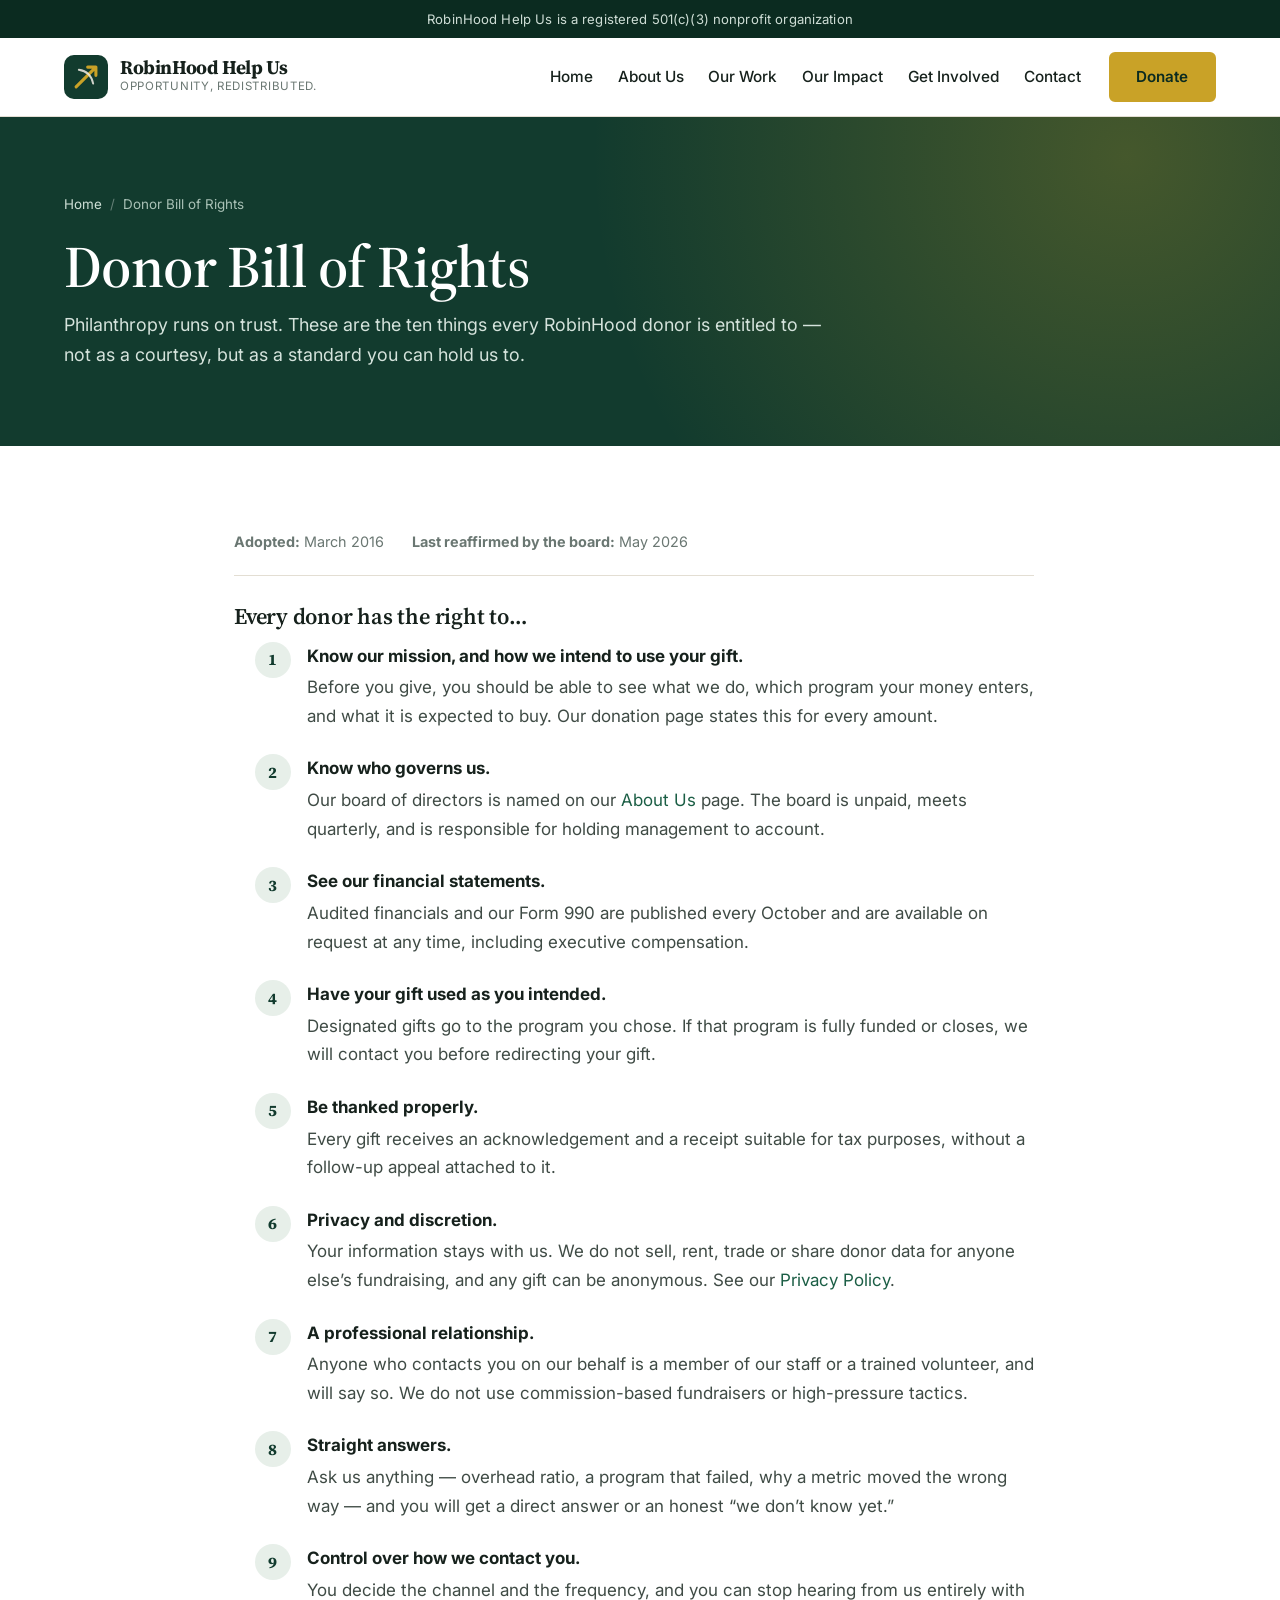
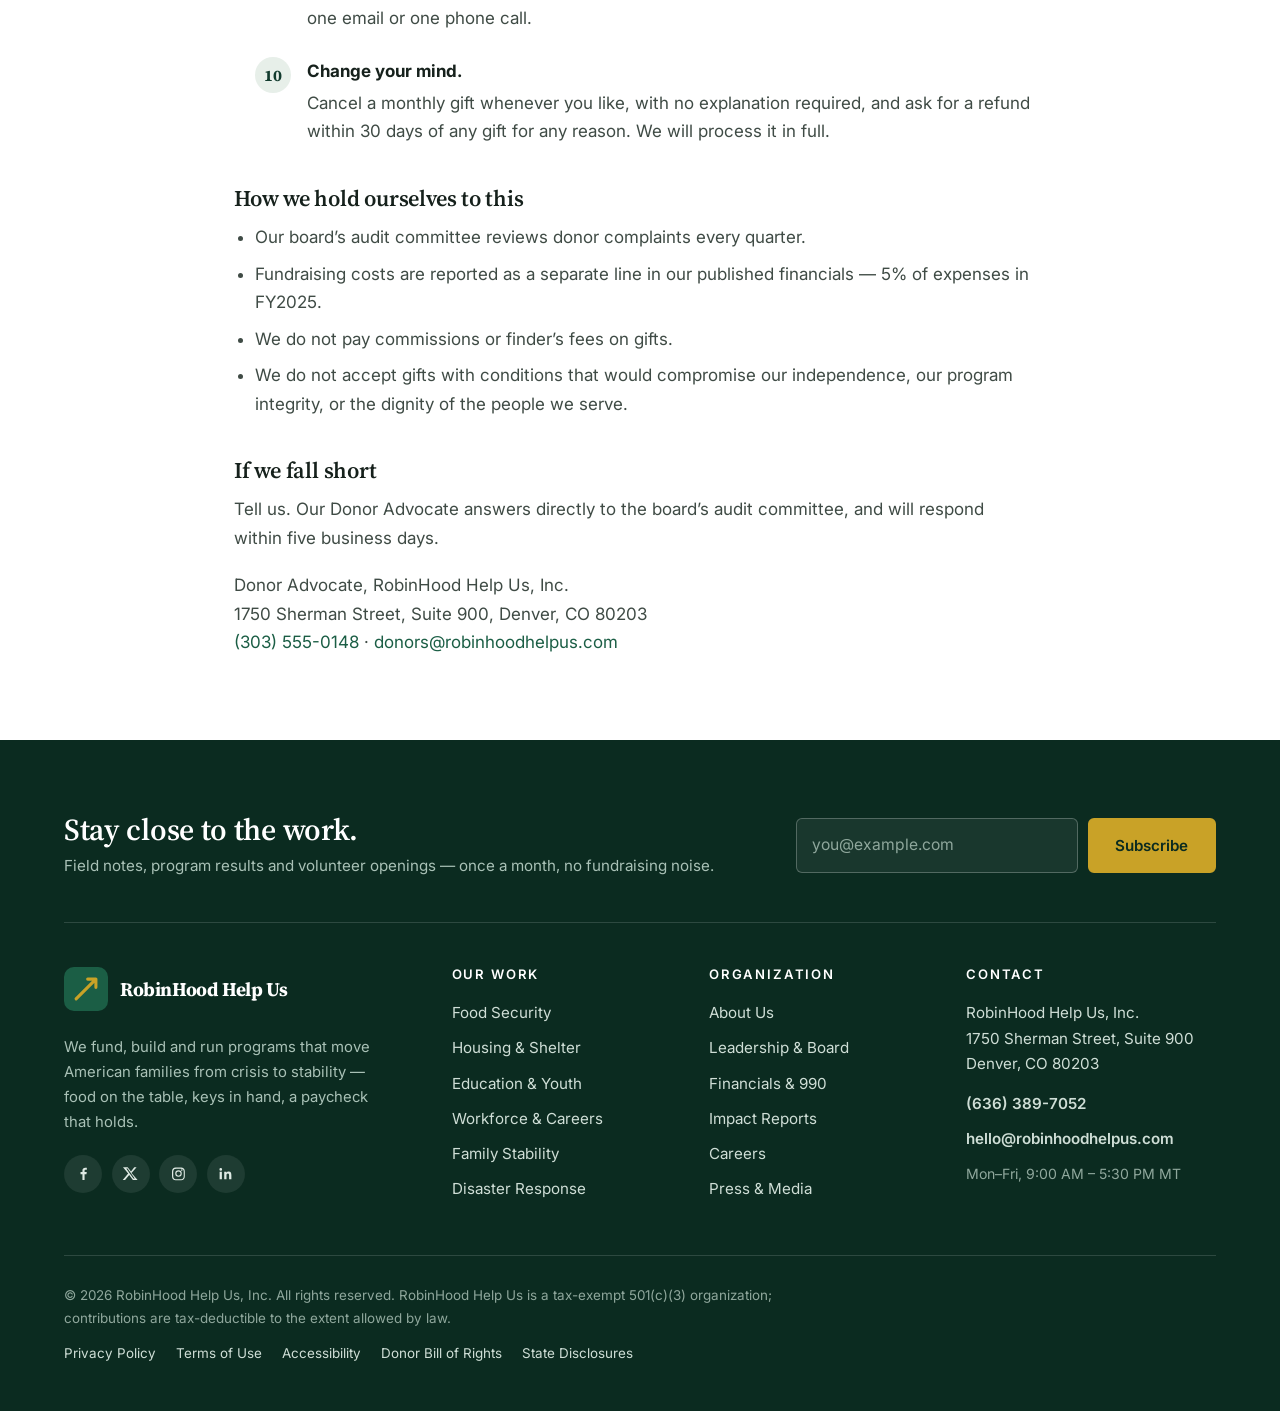
<file: donor-rights.html>
<!DOCTYPE html>
<html lang="en">
<head>
<meta charset="utf-8">
<meta name="viewport" content="width=device-width, initial-scale=1">
<title>Donor Bill of Rights | RobinHood Help Us</title>
<meta name="description" content="Ten commitments RobinHood makes to every donor: clear information, honest reporting, privacy, control over your gift, and a refund whenever you ask.">
<meta name="theme-color" content="#123b2e">
<link rel="preconnect" href="https://fonts.googleapis.com">
<link rel="preconnect" href="https://fonts.gstatic.com" crossorigin>
<link href="https://fonts.googleapis.com/css2?family=Inter:wght@400;500;600;700&family=Source+Serif+4:opsz,wght@8..60,400;8..60,600;8..60,700&display=swap" rel="stylesheet">
<link rel="stylesheet" href="assets/css/style.css">
<link rel="icon" href="data:image/svg+xml,<svg xmlns='http://www.w3.org/2000/svg' viewBox='0 0 32 32'><rect width='32' height='32' rx='7' fill='%23123b2e'/><path d='M9 23 23 9M23 9h-6M23 9v6' stroke='%23c9a227' stroke-width='2.4' fill='none' stroke-linecap='round' stroke-linejoin='round'/></svg>">
</head>
<body>
<a class="skip-link" href="#main">Skip to main content</a>

<div class="topbar">
  <div class="container topbar__inner">
    <p class="topbar__note">RobinHood Help Us is a registered 501(c)(3) nonprofit organization</p>
  </div>
</div>

<header class="site-header" id="siteHeader">
  <div class="container site-header__inner">
    <a class="brand" href="index.html" aria-label="RobinHood Help Us home">
      <span class="brand__mark" aria-hidden="true">
        <svg viewBox="0 0 40 40" role="img" focusable="false">
          <rect width="40" height="40" rx="9" fill="#123b2e"></rect>
          <path d="M11 29 29 11M29 11h-7.5M29 11v7.5" stroke="#c9a227" stroke-width="2.8" fill="none" stroke-linecap="round" stroke-linejoin="round"></path>
          <path d="M13.5 13.5c7 1 11.5 5.5 13 12.5" stroke="#f3efe6" stroke-width="1.8" fill="none" stroke-linecap="round" opacity=".85"></path>
        </svg>
      </span>
      <span class="brand__text">
        <span class="brand__name">RobinHood Help Us</span>
        <span class="brand__tag">Opportunity, redistributed.</span>
      </span>
    </a>

    <button class="nav-toggle" id="navToggle" aria-expanded="false" aria-controls="primaryNav">
      <span class="nav-toggle__bars" aria-hidden="true"><span></span><span></span><span></span></span>
      <span class="nav-toggle__label">Menu</span>
    </button>

    <nav class="nav" id="primaryNav" aria-label="Primary">
      <ul class="nav__list">
        <li><a href="index.html">Home</a></li>
        <li><a href="about.html">About Us</a></li>
        <li><a href="work.html">Our Work</a></li>
        <li><a href="impact.html">Our Impact</a></li>
        <li><a href="get-involved.html">Get Involved</a></li>
        <li><a href="contact.html">Contact</a></li>
      </ul>
      <a class="btn btn--gold nav__cta" href="donate.html">Donate</a>
    </nav>
  </div>
</header>

<main id="main">
<section class="page-hero">
  <div class="container">
    <div class="page-hero__inner">
      <ul class="breadcrumb">
        <li><a href="index.html">Home</a></li>
        <li>Donor Bill of Rights</li>
      </ul>
      <h1>Donor Bill of Rights</h1>
      <p>Philanthropy runs on trust. These are the ten things every RobinHood donor is entitled to &mdash; not as a courtesy, but as a standard you can hold us to.</p>
    </div>
  </div>
</section>

<section class="section">
  <div class="container container--narrow">
    <div class="legal">
      <div class="legal-meta">
        <span><strong>Adopted:</strong> March 2016</span>
        <span><strong>Last reaffirmed by the board:</strong> May 2026</span>
      </div>


      <div class="legal-section">
        <h2>Every donor has the right to&hellip;</h2>
        <ol class="rights-list">
          <li>
            <strong>Know our mission, and how we intend to use your gift.</strong>
            Before you give, you should be able to see what we do, which program your money enters, and what it is expected to buy. Our donation page states this for every amount.
          </li>
          <li>
            <strong>Know who governs us.</strong>
            Our board of directors is named on our <a href="about.html#leadership">About Us</a> page. The board is unpaid, meets quarterly, and is responsible for holding management to account.
          </li>
          <li>
            <strong>See our financial statements.</strong>
            Audited financials and our Form 990 are published every October and are available on request at any time, including executive compensation.
          </li>
          <li>
            <strong>Have your gift used as you intended.</strong>
            Designated gifts go to the program you chose. If that program is fully funded or closes, we will contact you before redirecting your gift.
          </li>
          <li>
            <strong>Be thanked properly.</strong>
            Every gift receives an acknowledgement and a receipt suitable for tax purposes, without a follow-up appeal attached to it.
          </li>
          <li>
            <strong>Privacy and discretion.</strong>
            Your information stays with us. We do not sell, rent, trade or share donor data for anyone else&rsquo;s fundraising, and any gift can be anonymous. See our <a href="privacy.html">Privacy Policy</a>.
          </li>
          <li>
            <strong>A professional relationship.</strong>
            Anyone who contacts you on our behalf is a member of our staff or a trained volunteer, and will say so. We do not use commission-based fundraisers or high-pressure tactics.
          </li>
          <li>
            <strong>Straight answers.</strong>
            Ask us anything &mdash; overhead ratio, a program that failed, why a metric moved the wrong way &mdash; and you will get a direct answer or an honest &ldquo;we don&rsquo;t know yet.&rdquo;
          </li>
          <li>
            <strong>Control over how we contact you.</strong>
            You decide the channel and the frequency, and you can stop hearing from us entirely with one email or one phone call.
          </li>
          <li>
            <strong>Change your mind.</strong>
            Cancel a monthly gift whenever you like, with no explanation required, and ask for a refund within 30 days of any gift for any reason. We will process it in full.
          </li>
        </ol>
      </div>

      <div class="legal-section">
        <h2>How we hold ourselves to this</h2>
        <ul>
          <li>Our board&rsquo;s audit committee reviews donor complaints every quarter.</li>
          <li>Fundraising costs are reported as a separate line in our published financials &mdash; 5% of expenses in FY2025.</li>
          <li>We do not pay commissions or finder&rsquo;s fees on gifts.</li>
          <li>We do not accept gifts with conditions that would compromise our independence, our program integrity, or the dignity of the people we serve.</li>
        </ul>
      </div>

      <div class="legal-section">
        <h2>If we fall short</h2>
        <p>Tell us. Our Donor Advocate answers directly to the board&rsquo;s audit committee, and will respond within five business days.</p>
        <p>
          Donor Advocate, RobinHood Help Us, Inc.<br>
          1750 Sherman Street, Suite 900, Denver, CO 80203<br>
          <a href="tel:+13035550148">(303) 555-0148</a> &middot; <a href="mailto:donors@robinhoodhelpus.com">donors@robinhoodhelpus.com</a>
        </p>
      </div>
    </div>
  </div>
</section>
</main>

<footer class="site-footer">
  <div class="container">
    <div class="footer-cta">
      <div class="footer-cta__text">
        <h2>Stay close to the work.</h2>
        <p>Field notes, program results and volunteer openings &mdash; once a month, no fundraising noise.</p>
      </div>
      <form class="footer-cta__form js-demo-form" novalidate data-success="Thank you — you are subscribed to our monthly field notes.">
        <label class="sr-only" for="newsletterEmail">Email address</label>
        <input type="email" id="newsletterEmail" name="email" placeholder="you@example.com" required>
        <button class="btn btn--gold" type="submit">Subscribe</button>
        <p class="form-note js-form-status" role="status"></p>
      </form>
    </div>

    <div class="footer-grid">
      <div class="footer-col footer-col--brand">
        <a class="brand brand--footer" href="index.html" aria-label="RobinHood Help Us home">
          <span class="brand__mark" aria-hidden="true">
            <svg viewBox="0 0 40 40" role="img" focusable="false">
              <rect width="40" height="40" rx="9" fill="#1b5e45"></rect>
              <path d="M11 29 29 11M29 11h-7.5M29 11v7.5" stroke="#c9a227" stroke-width="2.8" fill="none" stroke-linecap="round" stroke-linejoin="round"></path>
            </svg>
          </span>
          <span class="brand__text"><span class="brand__name">RobinHood Help Us</span></span>
        </a>
        <p class="footer-col__blurb">We fund, build and run programs that move American families from crisis to stability &mdash; food on the table, keys in hand, a paycheck that holds.</p>
        <ul class="social" aria-label="Social media">
          <li><a href="#" aria-label="RobinHood Help Us on Facebook"><svg viewBox="0 0 24 24" aria-hidden="true"><path d="M13.5 21v-8h2.7l.4-3h-3.1V8.1c0-.9.3-1.5 1.5-1.5H16.7V4a20 20 0 0 0-2.3-.1c-2.3 0-3.9 1.4-3.9 4V10H7.8v3h2.7v8z"/></svg></a></li>
          <li><a href="#" aria-label="RobinHood Help Us on X"><svg viewBox="0 0 24 24" aria-hidden="true"><path d="M17.3 3h3.3l-7.2 8.3L22 21h-6.6l-5.2-6.8L4.3 21H1l7.7-8.9L1.4 3H8l4.7 6.2zm-1.2 16h1.8L7.9 4.8H6z"/></svg></a></li>
          <li><a href="#" aria-label="RobinHood Help Us on Instagram"><svg viewBox="0 0 24 24" aria-hidden="true"><path d="M12 7.4A4.6 4.6 0 1 0 16.6 12 4.6 4.6 0 0 0 12 7.4m0 7.6A3 3 0 1 1 15 12a3 3 0 0 1-3 3m5.8-7.8a1.1 1.1 0 1 1-1.1-1.1 1.1 1.1 0 0 1 1.1 1.1M20.9 8.9a5.3 5.3 0 0 0-1.5-3.8 5.4 5.4 0 0 0-3.8-1.4c-1.5-.1-6-.1-7.5 0A5.4 5.4 0 0 0 4.3 5a5.3 5.3 0 0 0-1.4 3.8c-.1 1.5-.1 6 0 7.5a5.3 5.3 0 0 0 1.4 3.8 5.4 5.4 0 0 0 3.8 1.5c1.5.1 6 .1 7.5 0a5.3 5.3 0 0 0 3.8-1.5 5.4 5.4 0 0 0 1.5-3.8c.1-1.5.1-6 0-7.4m-1.9 9a3 3 0 0 1-1.7 1.7c-1.2.5-4 .4-5.3.4s-4.1.1-5.3-.4A3 3 0 0 1 5 17.9c-.5-1.2-.4-4-.4-5.3S4.5 8.5 5 7.3a3 3 0 0 1 1.7-1.7c1.2-.5 4-.4 5.3-.4s4.1-.1 5.3.4A3 3 0 0 1 19 7.3c.5 1.2.4 4 .4 5.3s.1 4.1-.4 5.3"/></svg></a></li>
          <li><a href="#" aria-label="RobinHood Help Us on LinkedIn"><svg viewBox="0 0 24 24" aria-hidden="true"><path d="M6.9 20H3.7V9.5h3.2zM5.3 8.1a1.9 1.9 0 1 1 1.9-1.9 1.9 1.9 0 0 1-1.9 1.9M20.3 20h-3.2v-5.1c0-1.2 0-2.8-1.7-2.8s-2 1.3-2 2.7V20H10.2V9.5h3.1V11a3.4 3.4 0 0 1 3.1-1.7c3.3 0 3.9 2.2 3.9 5z"/></svg></a></li>
        </ul>
      </div>

      <div class="footer-col">
        <h3>Our Work</h3>
        <ul>
          <li><a href="work.html#food">Food Security</a></li>
          <li><a href="work.html#housing">Housing &amp; Shelter</a></li>
          <li><a href="work.html#education">Education &amp; Youth</a></li>
          <li><a href="work.html#workforce">Workforce &amp; Careers</a></li>
          <li><a href="work.html#family">Family Stability</a></li>
          <li><a href="work.html#disaster">Disaster Response</a></li>
        </ul>
      </div>

      <div class="footer-col">
        <h3>Organization</h3>
        <ul>
          <li><a href="about.html">About Us</a></li>
          <li><a href="about.html#leadership">Leadership &amp; Board</a></li>
          <li><a href="about.html#financials">Financials &amp; 990</a></li>
          <li><a href="impact.html">Impact Reports</a></li>
          <li><a href="get-involved.html#careers">Careers</a></li>
          <li><a href="contact.html#press">Press &amp; Media</a></li>
        </ul>
      </div>

      <div class="footer-col">
        <h3>Contact</h3>
        <address>
          RobinHood Help Us, Inc.<br>
          1750 Sherman Street, Suite 900<br>
          Denver, CO 80203
        </address>
        <ul class="footer-contact">
          <li><a href="tel:+16363897052">(636) 389-7052</a></li>
          <li><a href="mailto:hello@robinhoodhelpus.com">hello@robinhoodhelpus.com</a></li>
        </ul>
        <p class="footer-hours">Mon&ndash;Fri, 9:00 AM &ndash; 5:30 PM MT</p>
      </div>
    </div>

    <div class="footer-legal">
      <p>&copy; <span class="js-year">2026</span> RobinHood Help Us, Inc. All rights reserved. RobinHood Help Us is a tax-exempt 501(c)(3) organization; contributions are tax-deductible to the extent allowed by law.</p>
      <ul>
        <li><a href="privacy.html">Privacy Policy</a></li>
        <li><a href="terms.html">Terms of Use</a></li>
        <li><a href="accessibility.html">Accessibility</a></li>
        <li><a href="donor-rights.html">Donor Bill of Rights</a></li>
        <li><a href="state-disclosures.html">State Disclosures</a></li>
      </ul>
    </div>
  </div>
</footer>

<script src="assets/js/main.js"></script>
</body>
</html>
</file>
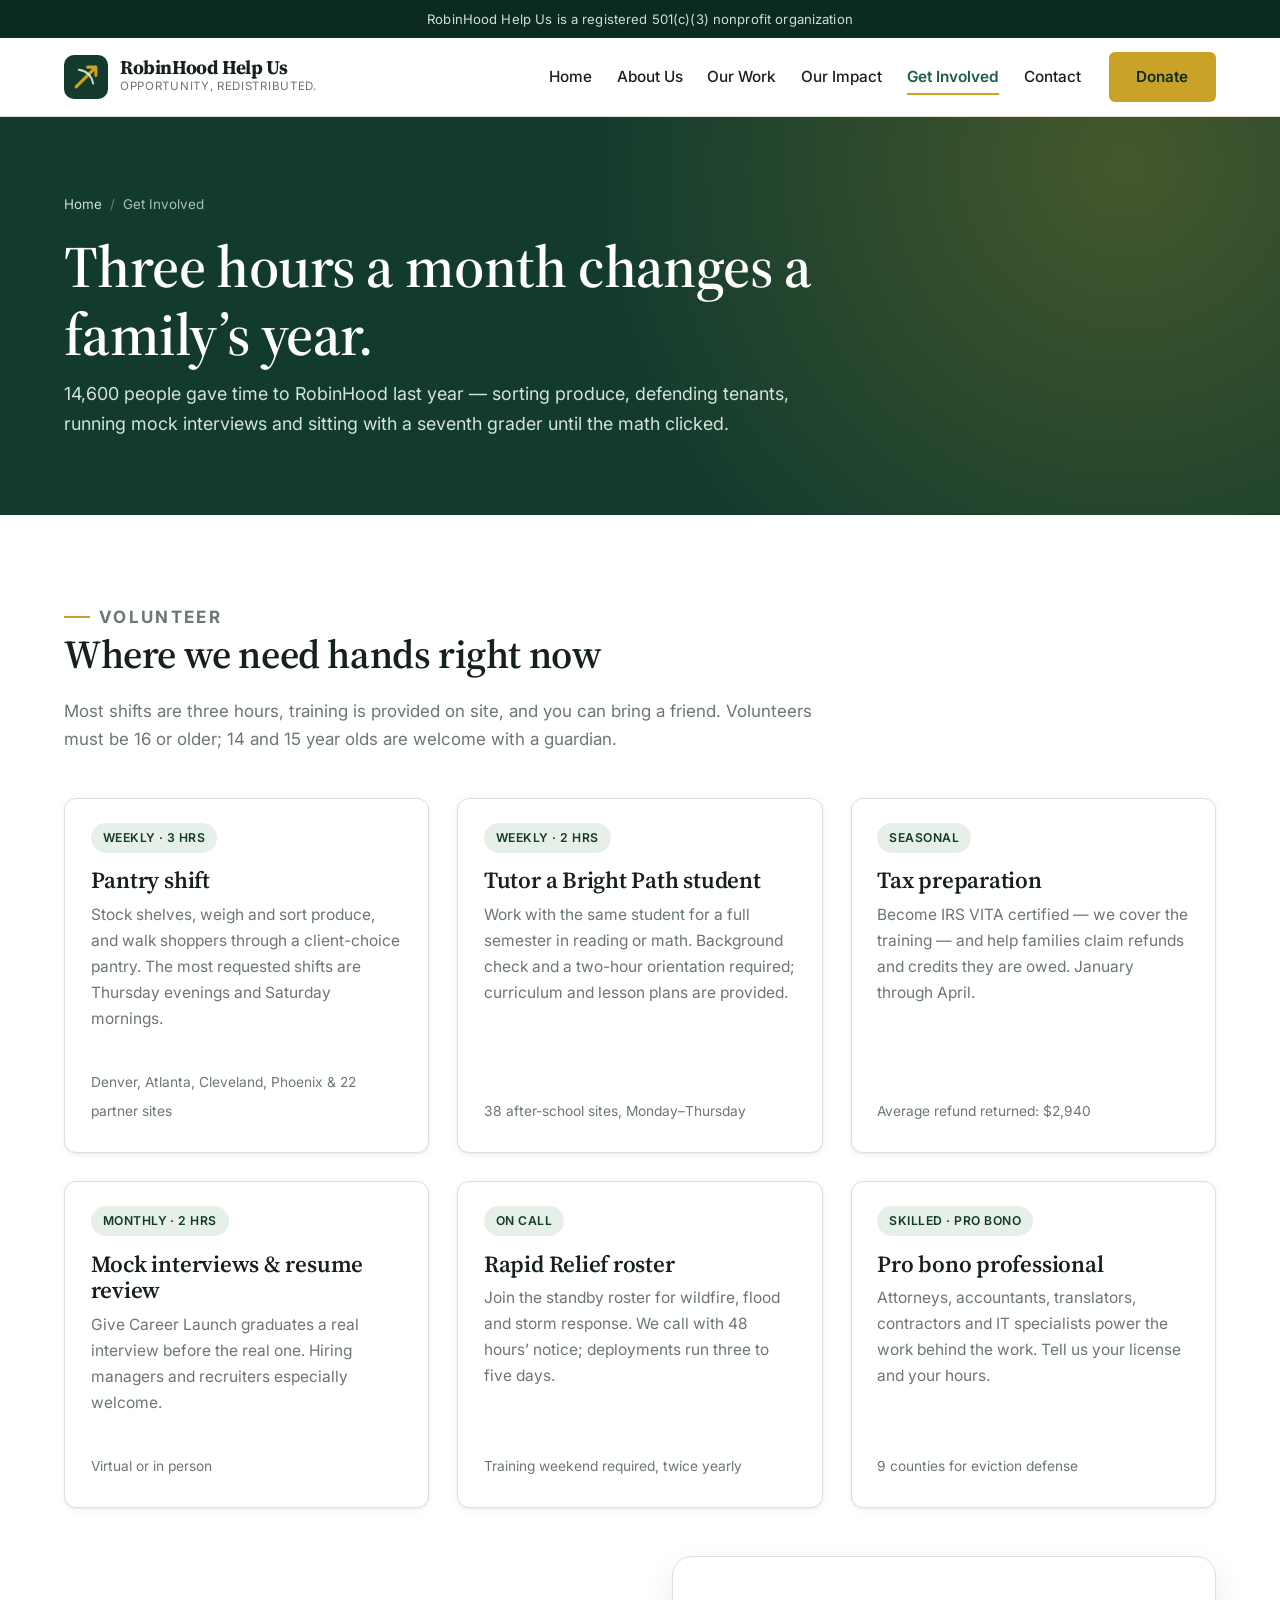
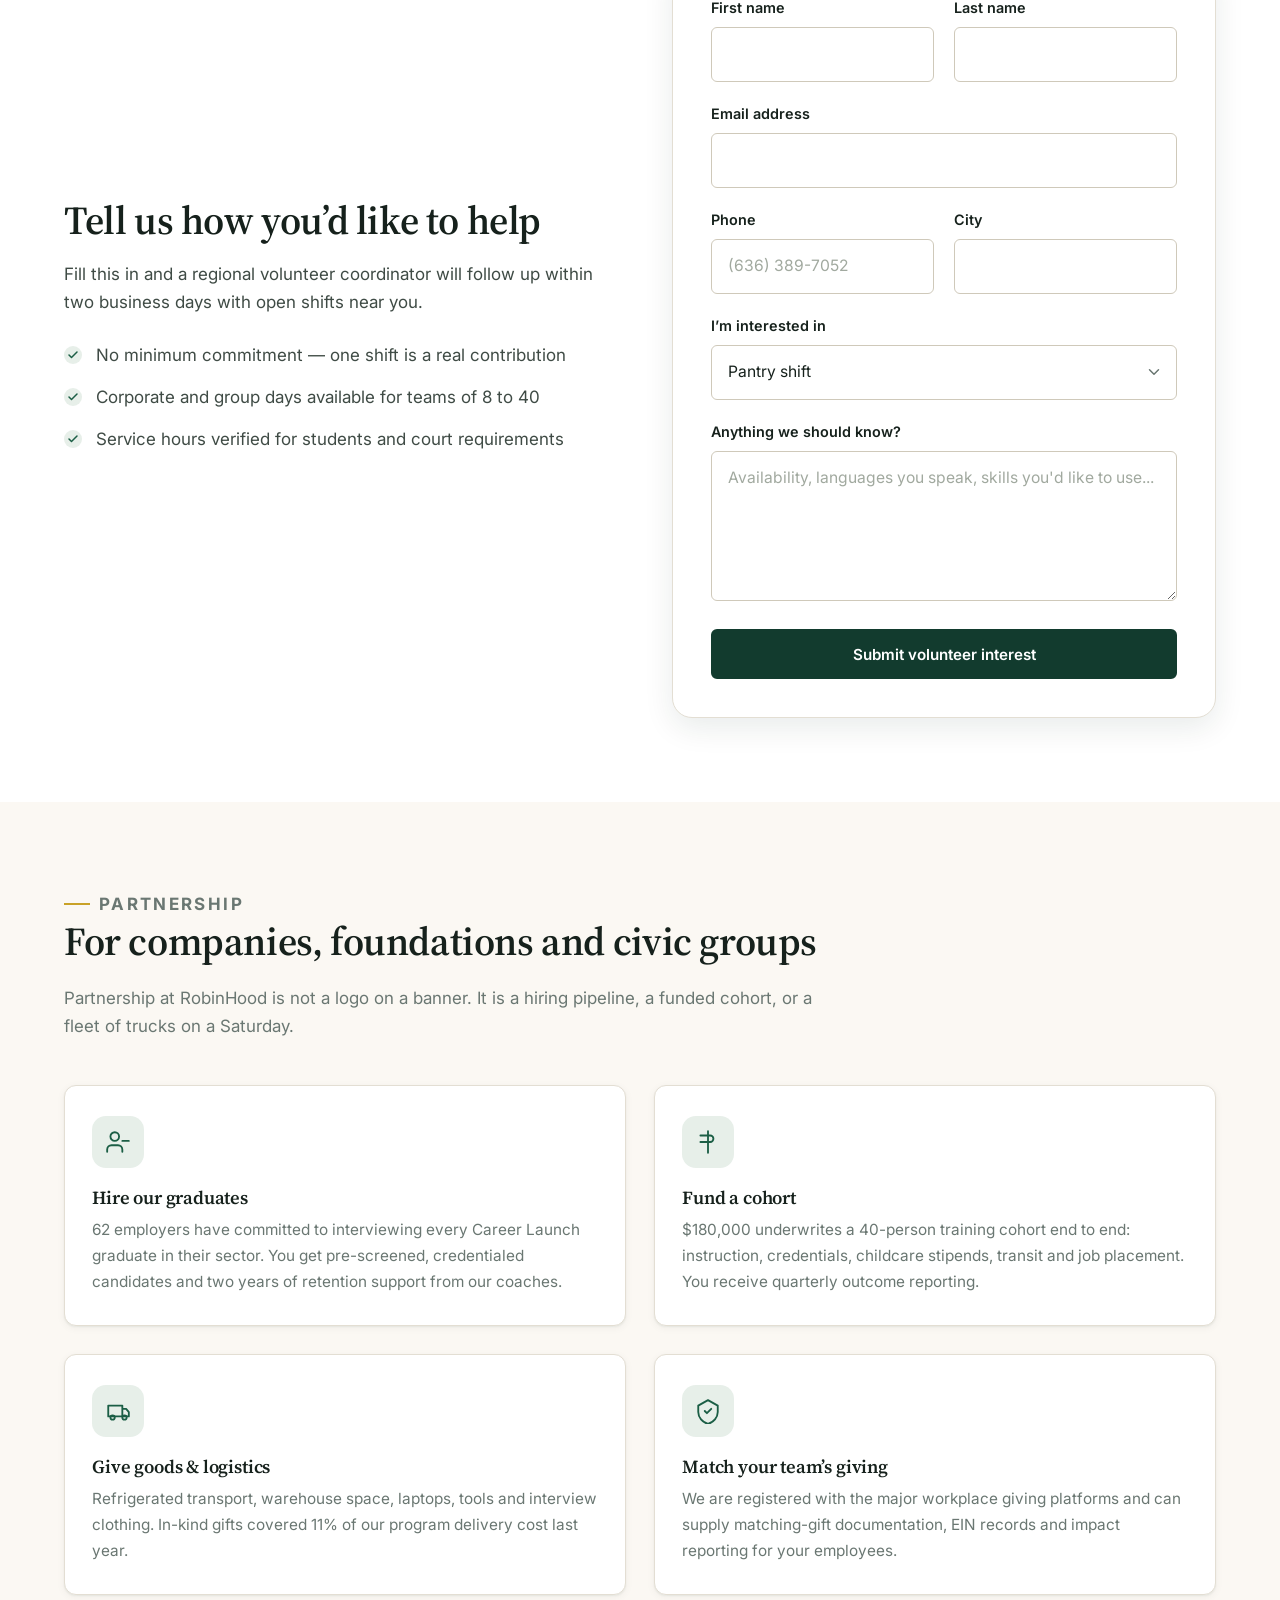
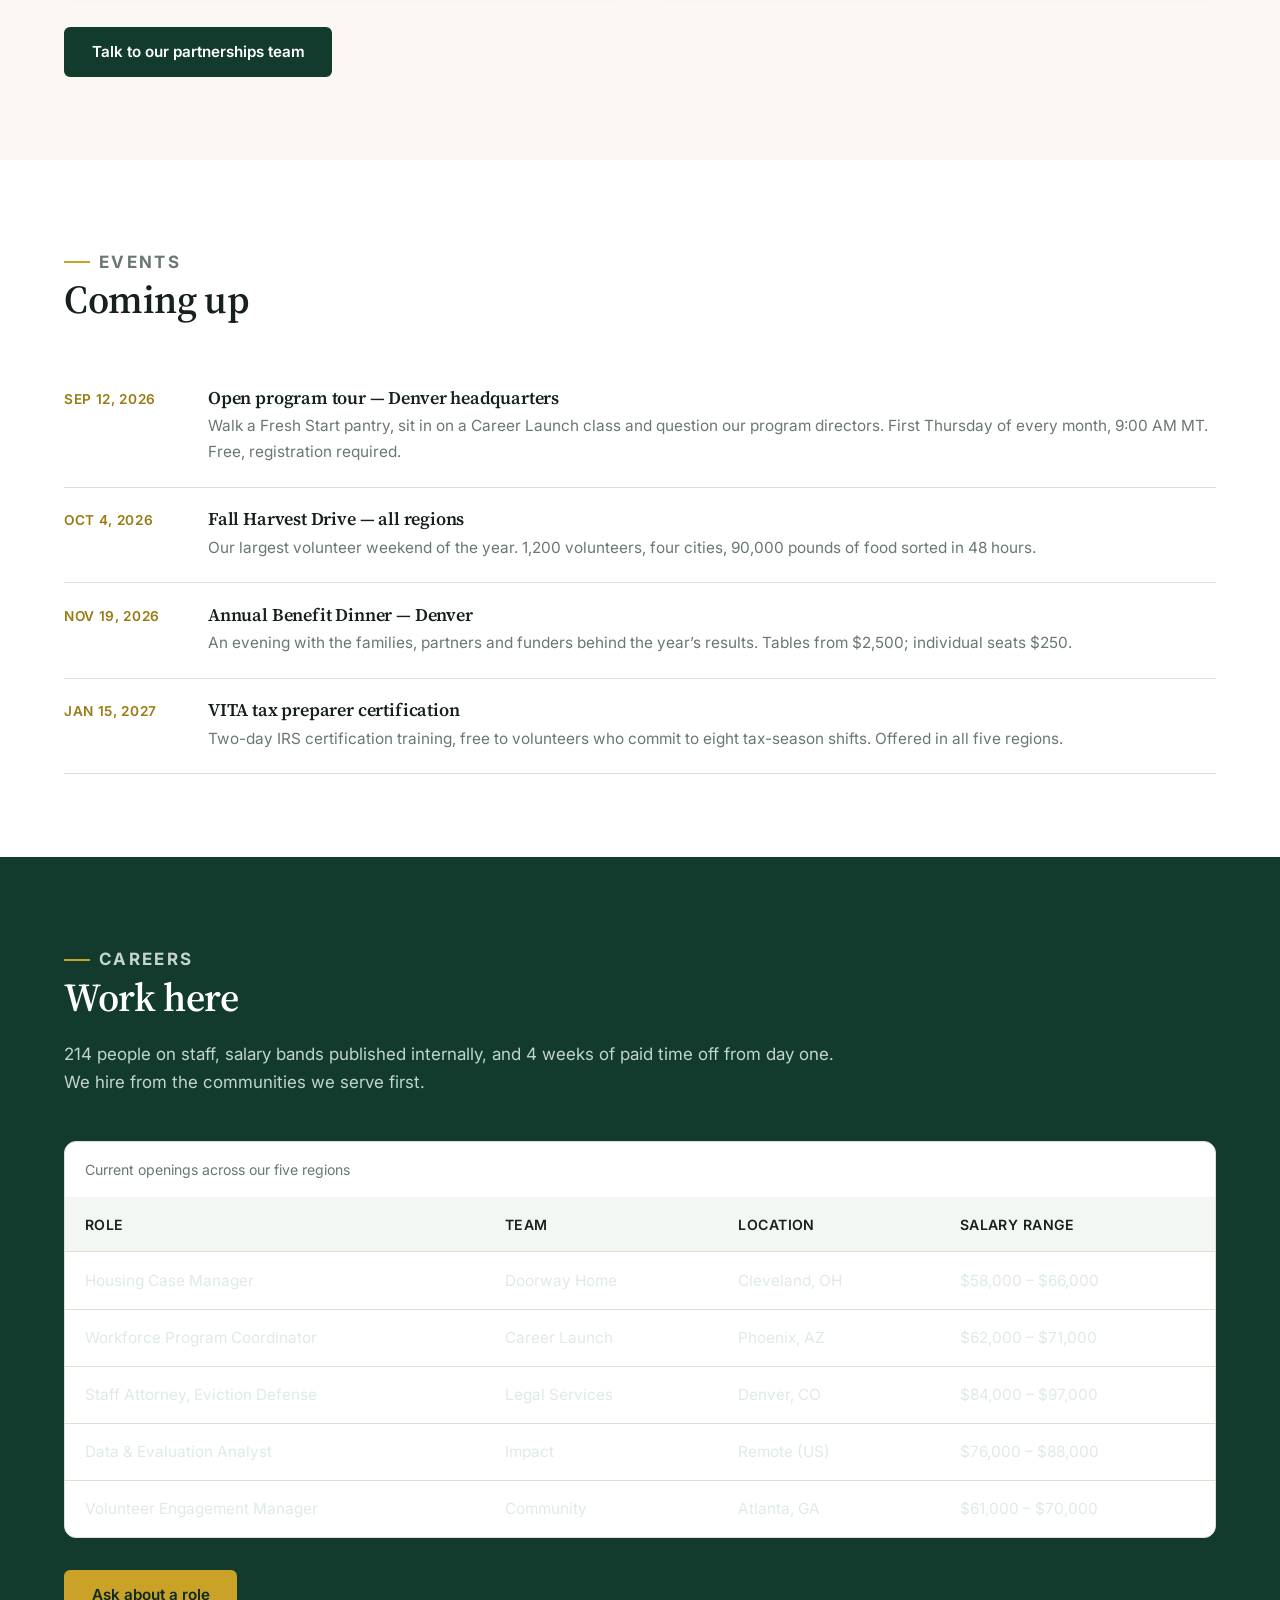
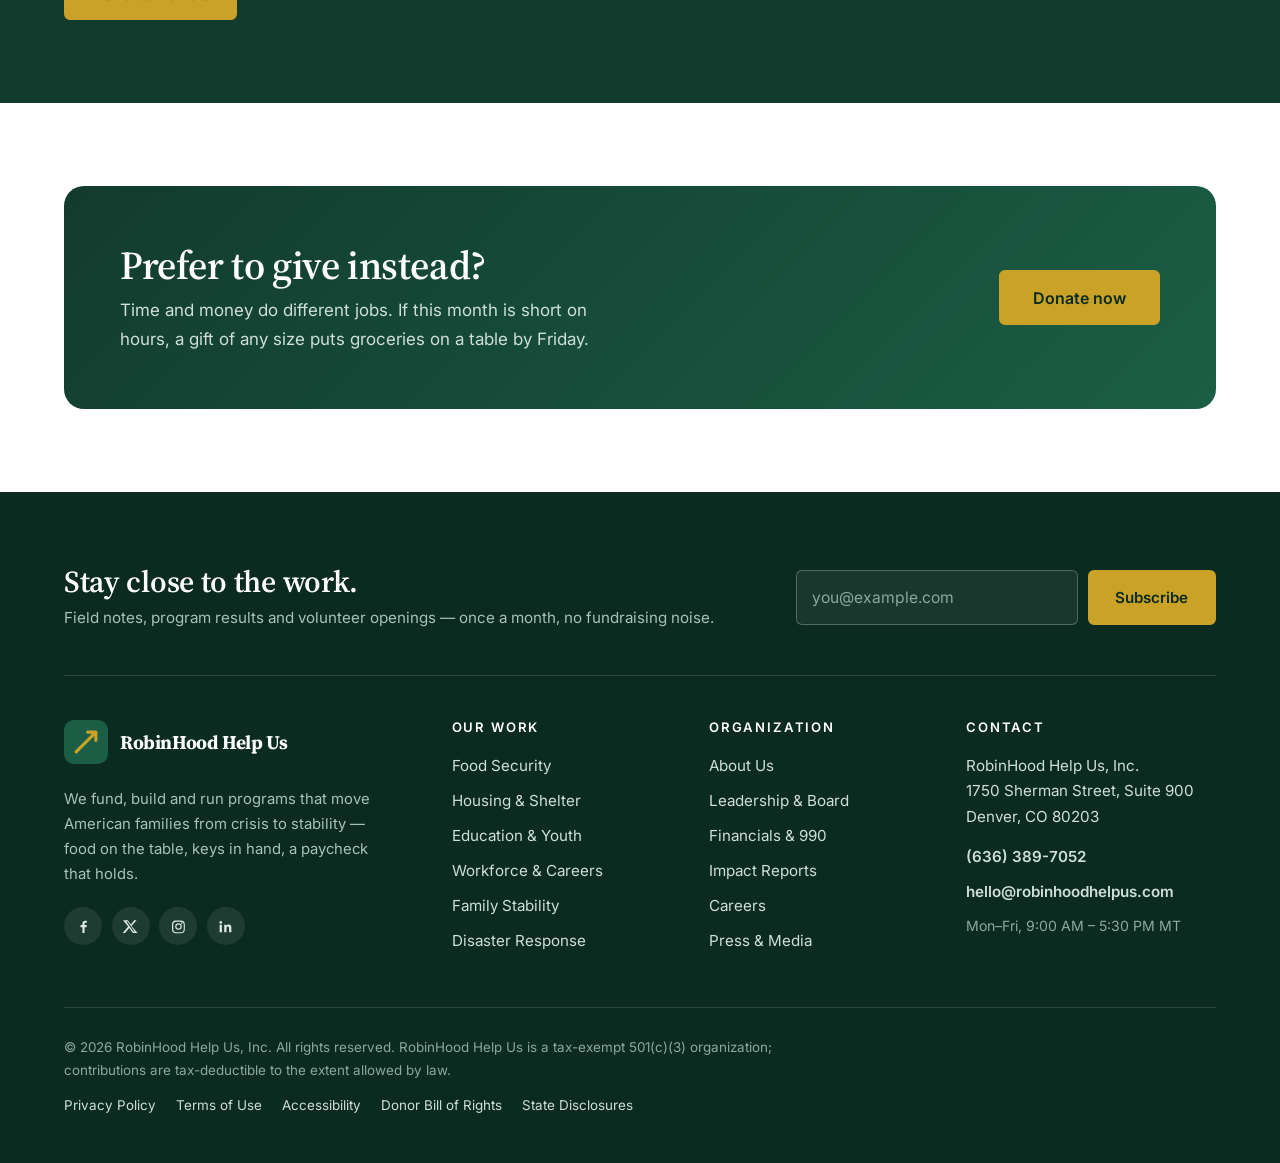
<file: get-involved.html>
<!DOCTYPE html>
<html lang="en">
<head>
<meta charset="utf-8">
<meta name="viewport" content="width=device-width, initial-scale=1">
<title>Get Involved | Volunteer, Partner &amp; Careers | RobinHood Help Us</title>
<meta name="description" content="Volunteer at a RobinHood pantry, mentor a student, partner your company with our workforce programs, attend an event, or join our staff.">
<meta name="theme-color" content="#123b2e">
<link rel="preconnect" href="https://fonts.googleapis.com">
<link rel="preconnect" href="https://fonts.gstatic.com" crossorigin>
<link href="https://fonts.googleapis.com/css2?family=Inter:wght@400;500;600;700&family=Source+Serif+4:opsz,wght@8..60,400;8..60,600;8..60,700&display=swap" rel="stylesheet">
<link rel="stylesheet" href="assets/css/style.css">
<link rel="icon" href="data:image/svg+xml,<svg xmlns='http://www.w3.org/2000/svg' viewBox='0 0 32 32'><rect width='32' height='32' rx='7' fill='%23123b2e'/><path d='M9 23 23 9M23 9h-6M23 9v6' stroke='%23c9a227' stroke-width='2.4' fill='none' stroke-linecap='round' stroke-linejoin='round'/></svg>">
</head>
<body>
<a class="skip-link" href="#main">Skip to main content</a>

<div class="topbar">
  <div class="container topbar__inner">
    <p class="topbar__note">RobinHood Help Us is a registered 501(c)(3) nonprofit organization</p>
  </div>
</div>

<header class="site-header" id="siteHeader">
  <div class="container site-header__inner">
    <a class="brand" href="index.html" aria-label="RobinHood Help Us home">
      <span class="brand__mark" aria-hidden="true">
        <svg viewBox="0 0 40 40" role="img" focusable="false">
          <rect width="40" height="40" rx="9" fill="#123b2e"></rect>
          <path d="M11 29 29 11M29 11h-7.5M29 11v7.5" stroke="#c9a227" stroke-width="2.8" fill="none" stroke-linecap="round" stroke-linejoin="round"></path>
          <path d="M13.5 13.5c7 1 11.5 5.5 13 12.5" stroke="#f3efe6" stroke-width="1.8" fill="none" stroke-linecap="round" opacity=".85"></path>
        </svg>
      </span>
      <span class="brand__text">
        <span class="brand__name">RobinHood Help Us</span>
        <span class="brand__tag">Opportunity, redistributed.</span>
      </span>
    </a>

    <button class="nav-toggle" id="navToggle" aria-expanded="false" aria-controls="primaryNav">
      <span class="nav-toggle__bars" aria-hidden="true"><span></span><span></span><span></span></span>
      <span class="nav-toggle__label">Menu</span>
    </button>

    <nav class="nav" id="primaryNav" aria-label="Primary">
      <ul class="nav__list">
        <li><a href="index.html">Home</a></li>
        <li><a href="about.html">About Us</a></li>
        <li><a href="work.html">Our Work</a></li>
        <li><a href="impact.html">Our Impact</a></li>
        <li><a href="get-involved.html">Get Involved</a></li>
        <li><a href="contact.html">Contact</a></li>
      </ul>
      <a class="btn btn--gold nav__cta" href="donate.html">Donate</a>
    </nav>
  </div>
</header>

<main id="main">
<section class="page-hero">
  <div class="container">
    <div class="page-hero__inner">
      <ul class="breadcrumb">
        <li><a href="index.html">Home</a></li>
        <li>Get Involved</li>
      </ul>
      <h1>Three hours a month changes a family&rsquo;s year.</h1>
      <p>14,600 people gave time to RobinHood last year &mdash; sorting produce, defending tenants, running mock interviews and sitting with a seventh grader until the math clicked.</p>
    </div>
  </div>
</section>

<section class="section" id="volunteer">
  <div class="container">
    <div class="section__head">
      <p class="eyebrow">Volunteer</p>
      <h2>Where we need hands right now</h2>
      <p>Most shifts are three hours, training is provided on site, and you can bring a friend. Volunteers must be 16 or older; 14 and 15 year olds are welcome with a guardian.</p>
    </div>

    <div class="grid grid--3">
      <article class="card reveal">
        <div class="card__body">
          <span class="pill">Weekly &middot; 3 hrs</span>
          <h3>Pantry shift</h3>
          <p>Stock shelves, weigh and sort produce, and walk shoppers through a client-choice pantry. The most requested shifts are Thursday evenings and Saturday mornings.</p>
          <div class="card__foot"><span class="form-note">Denver, Atlanta, Cleveland, Phoenix &amp; 22 partner sites</span></div>
        </div>
      </article>
      <article class="card reveal">
        <div class="card__body">
          <span class="pill">Weekly &middot; 2 hrs</span>
          <h3>Tutor a Bright Path student</h3>
          <p>Work with the same student for a full semester in reading or math. Background check and a two-hour orientation required; curriculum and lesson plans are provided.</p>
          <div class="card__foot"><span class="form-note">38 after-school sites, Monday&ndash;Thursday</span></div>
        </div>
      </article>
      <article class="card reveal">
        <div class="card__body">
          <span class="pill">Seasonal</span>
          <h3>Tax preparation</h3>
          <p>Become IRS VITA certified &mdash; we cover the training &mdash; and help families claim refunds and credits they are owed. January through April.</p>
          <div class="card__foot"><span class="form-note">Average refund returned: $2,940</span></div>
        </div>
      </article>
      <article class="card reveal">
        <div class="card__body">
          <span class="pill">Monthly &middot; 2 hrs</span>
          <h3>Mock interviews &amp; resume review</h3>
          <p>Give Career Launch graduates a real interview before the real one. Hiring managers and recruiters especially welcome.</p>
          <div class="card__foot"><span class="form-note">Virtual or in person</span></div>
        </div>
      </article>
      <article class="card reveal">
        <div class="card__body">
          <span class="pill">On call</span>
          <h3>Rapid Relief roster</h3>
          <p>Join the standby roster for wildfire, flood and storm response. We call with 48 hours&rsquo; notice; deployments run three to five days.</p>
          <div class="card__foot"><span class="form-note">Training weekend required, twice yearly</span></div>
        </div>
      </article>
      <article class="card reveal">
        <div class="card__body">
          <span class="pill">Skilled &middot; Pro bono</span>
          <h3>Pro bono professional</h3>
          <p>Attorneys, accountants, translators, contractors and IT specialists power the work behind the work. Tell us your license and your hours.</p>
          <div class="card__foot"><span class="form-note">9 counties for eviction defense</span></div>
        </div>
      </article>
    </div>

    <div class="split reveal mt-3">
      <div class="split__body">
        <h2>Tell us how you&rsquo;d like to help</h2>
        <p>Fill this in and a regional volunteer coordinator will follow up within two business days with open shifts near you.</p>
        <ul class="checklist">
          <li>No minimum commitment &mdash; one shift is a real contribution</li>
          <li>Corporate and group days available for teams of 8 to 40</li>
          <li>Service hours verified for students and court requirements</li>
        </ul>
      </div>
      <div>
        <form class="donate-card js-demo-form" novalidate data-success="Thank you! A regional volunteer coordinator will follow up within two business days.">
          <p class="form-status js-form-status" role="status"></p>
          <div class="form-grid">
            <div class="field">
              <label for="volFirst">First name</label>
              <input type="text" id="volFirst" name="firstName" autocomplete="given-name" required>
            </div>
            <div class="field">
              <label for="volLast">Last name</label>
              <input type="text" id="volLast" name="lastName" autocomplete="family-name" required>
            </div>
            <div class="field full">
              <label for="volEmail">Email address</label>
              <input type="email" id="volEmail" name="email" autocomplete="email" required>
            </div>
            <div class="field">
              <label for="volPhone">Phone</label>
              <input type="tel" id="volPhone" name="phone" autocomplete="tel" placeholder="(636) 389-7052">
            </div>
            <div class="field">
              <label for="volCity">City</label>
              <input type="text" id="volCity" name="city" autocomplete="address-level2" required>
            </div>
            <div class="field full">
              <label for="volInterest">I&rsquo;m interested in</label>
              <select id="volInterest" name="interest">
                <option>Pantry shift</option>
                <option>Tutoring a student</option>
                <option>Tax preparation</option>
                <option>Mock interviews &amp; resume review</option>
                <option>Rapid Relief roster</option>
                <option>Pro bono professional services</option>
                <option>Corporate or group day</option>
              </select>
            </div>
            <div class="field full">
              <label for="volNotes">Anything we should know?</label>
              <textarea id="volNotes" name="notes" placeholder="Availability, languages you speak, skills you'd like to use..."></textarea>
            </div>
          </div>
          <button class="btn btn--green btn--block" type="submit">Submit volunteer interest</button>
        </form>
      </div>
    </div>
  </div>
</section>

<section class="section section--cream" id="partners">
  <div class="container">
    <div class="section__head">
      <p class="eyebrow">Partnership</p>
      <h2>For companies, foundations and civic groups</h2>
      <p>Partnership at RobinHood is not a logo on a banner. It is a hiring pipeline, a funded cohort, or a fleet of trucks on a Saturday.</p>
    </div>

    <div class="grid grid--2">
      <div class="icon-card reveal">
        <div class="icon-card__icon"><svg viewBox="0 0 24 24" aria-hidden="true"><path d="M16 21v-2a4 4 0 0 0-4-4H6a4 4 0 0 0-4 4v2"/><circle cx="9" cy="7" r="4"/><path d="M22 11h-6"/></svg></div>
        <h3>Hire our graduates</h3>
        <p>62 employers have committed to interviewing every Career Launch graduate in their sector. You get pre-screened, credentialed candidates and two years of retention support from our coaches.</p>
      </div>
      <div class="icon-card reveal">
        <div class="icon-card__icon"><svg viewBox="0 0 24 24" aria-hidden="true"><path d="M12 2v20M5 6h9a3 3 0 0 1 0 6H5"/></svg></div>
        <h3>Fund a cohort</h3>
        <p>$180,000 underwrites a 40-person training cohort end to end: instruction, credentials, childcare stipends, transit and job placement. You receive quarterly outcome reporting.</p>
      </div>
      <div class="icon-card reveal">
        <div class="icon-card__icon"><svg viewBox="0 0 24 24" aria-hidden="true"><path d="M3 7h13v10H3zM16 10h3.5L22 13v4h-6"/><circle cx="7" cy="18" r="2"/><circle cx="18" cy="18" r="2"/></svg></div>
        <h3>Give goods &amp; logistics</h3>
        <p>Refrigerated transport, warehouse space, laptops, tools and interview clothing. In-kind gifts covered 11% of our program delivery cost last year.</p>
      </div>
      <div class="icon-card reveal">
        <div class="icon-card__icon"><svg viewBox="0 0 24 24" aria-hidden="true"><path d="M12 2 3 7v6c0 5 3.8 9.3 9 11 5.2-1.7 9-6 9-11V7z"/><path d="M9 12l2 2 4-4"/></svg></div>
        <h3>Match your team&rsquo;s giving</h3>
        <p>We are registered with the major workplace giving platforms and can supply matching-gift documentation, EIN records and impact reporting for your employees.</p>
      </div>
    </div>

    <div class="mt-2">
      <p><a class="btn btn--green" href="contact.html">Talk to our partnerships team</a></p>
    </div>
  </div>
</section>

<section class="section" id="events">
  <div class="container">
    <div class="section__head">
      <p class="eyebrow">Events</p>
      <h2>Coming up</h2>
    </div>
    <ul class="note-list">
      <li>
        <time datetime="2026-09-12">Sep 12, 2026</time>
        <div>
          <h3>Open program tour &mdash; Denver headquarters</h3>
          <p>Walk a Fresh Start pantry, sit in on a Career Launch class and question our program directors. First Thursday of every month, 9:00 AM MT. Free, registration required.</p>
        </div>
      </li>
      <li>
        <time datetime="2026-10-04">Oct 4, 2026</time>
        <div>
          <h3>Fall Harvest Drive &mdash; all regions</h3>
          <p>Our largest volunteer weekend of the year. 1,200 volunteers, four cities, 90,000 pounds of food sorted in 48 hours.</p>
        </div>
      </li>
      <li>
        <time datetime="2026-11-19">Nov 19, 2026</time>
        <div>
          <h3>Annual Benefit Dinner &mdash; Denver</h3>
          <p>An evening with the families, partners and funders behind the year&rsquo;s results. Tables from $2,500; individual seats $250.</p>
        </div>
      </li>
      <li>
        <time datetime="2027-01-15">Jan 15, 2027</time>
        <div>
          <h3>VITA tax preparer certification</h3>
          <p>Two-day IRS certification training, free to volunteers who commit to eight tax-season shifts. Offered in all five regions.</p>
        </div>
      </li>
    </ul>
  </div>
</section>

<section class="section section--green" id="careers">
  <div class="container">
    <div class="section__head">
      <p class="eyebrow eyebrow--light">Careers</p>
      <h2>Work here</h2>
      <p>214 people on staff, salary bands published internally, and 4 weeks of paid time off from day one. We hire from the communities we serve first.</p>
    </div>

    <div class="table-wrap">
      <table>
        <caption>Current openings across our five regions</caption>
        <thead>
          <tr><th scope="col">Role</th><th scope="col">Team</th><th scope="col">Location</th><th scope="col">Salary range</th></tr>
        </thead>
        <tbody>
          <tr><td>Housing Case Manager</td><td>Doorway Home</td><td>Cleveland, OH</td><td>$58,000 &ndash; $66,000</td></tr>
          <tr><td>Workforce Program Coordinator</td><td>Career Launch</td><td>Phoenix, AZ</td><td>$62,000 &ndash; $71,000</td></tr>
          <tr><td>Staff Attorney, Eviction Defense</td><td>Legal Services</td><td>Denver, CO</td><td>$84,000 &ndash; $97,000</td></tr>
          <tr><td>Data &amp; Evaluation Analyst</td><td>Impact</td><td>Remote (US)</td><td>$76,000 &ndash; $88,000</td></tr>
          <tr><td>Volunteer Engagement Manager</td><td>Community</td><td>Atlanta, GA</td><td>$61,000 &ndash; $70,000</td></tr>
        </tbody>
      </table>
    </div>
  <p class="table-hint">Scroll the table sideways to see every column.</p>

    <p class="mt-2"><a class="btn btn--gold" href="contact.html">Ask about a role</a></p>
  </div>
</section>

<section class="section">
  <div class="container">
    <div class="cta-band reveal">
      <div>
        <h2>Prefer to give instead?</h2>
        <p>Time and money do different jobs. If this month is short on hours, a gift of any size puts groceries on a table by Friday.</p>
      </div>
      <div class="cta-band__actions">
        <a class="btn btn--gold btn--lg" href="donate.html">Donate now</a>
      </div>
    </div>
  </div>
</section>
</main>

<footer class="site-footer">
  <div class="container">
    <div class="footer-cta">
      <div class="footer-cta__text">
        <h2>Stay close to the work.</h2>
        <p>Field notes, program results and volunteer openings &mdash; once a month, no fundraising noise.</p>
      </div>
      <form class="footer-cta__form js-demo-form" novalidate data-success="Thank you — you are subscribed to our monthly field notes.">
        <label class="sr-only" for="newsletterEmail">Email address</label>
        <input type="email" id="newsletterEmail" name="email" placeholder="you@example.com" required>
        <button class="btn btn--gold" type="submit">Subscribe</button>
        <p class="form-note js-form-status" role="status"></p>
      </form>
    </div>

    <div class="footer-grid">
      <div class="footer-col footer-col--brand">
        <a class="brand brand--footer" href="index.html" aria-label="RobinHood Help Us home">
          <span class="brand__mark" aria-hidden="true">
            <svg viewBox="0 0 40 40" role="img" focusable="false">
              <rect width="40" height="40" rx="9" fill="#1b5e45"></rect>
              <path d="M11 29 29 11M29 11h-7.5M29 11v7.5" stroke="#c9a227" stroke-width="2.8" fill="none" stroke-linecap="round" stroke-linejoin="round"></path>
            </svg>
          </span>
          <span class="brand__text"><span class="brand__name">RobinHood Help Us</span></span>
        </a>
        <p class="footer-col__blurb">We fund, build and run programs that move American families from crisis to stability &mdash; food on the table, keys in hand, a paycheck that holds.</p>
        <ul class="social" aria-label="Social media">
          <li><a href="#" aria-label="RobinHood Help Us on Facebook"><svg viewBox="0 0 24 24" aria-hidden="true"><path d="M13.5 21v-8h2.7l.4-3h-3.1V8.1c0-.9.3-1.5 1.5-1.5H16.7V4a20 20 0 0 0-2.3-.1c-2.3 0-3.9 1.4-3.9 4V10H7.8v3h2.7v8z"/></svg></a></li>
          <li><a href="#" aria-label="RobinHood Help Us on X"><svg viewBox="0 0 24 24" aria-hidden="true"><path d="M17.3 3h3.3l-7.2 8.3L22 21h-6.6l-5.2-6.8L4.3 21H1l7.7-8.9L1.4 3H8l4.7 6.2zm-1.2 16h1.8L7.9 4.8H6z"/></svg></a></li>
          <li><a href="#" aria-label="RobinHood Help Us on Instagram"><svg viewBox="0 0 24 24" aria-hidden="true"><path d="M12 7.4A4.6 4.6 0 1 0 16.6 12 4.6 4.6 0 0 0 12 7.4m0 7.6A3 3 0 1 1 15 12a3 3 0 0 1-3 3m5.8-7.8a1.1 1.1 0 1 1-1.1-1.1 1.1 1.1 0 0 1 1.1 1.1M20.9 8.9a5.3 5.3 0 0 0-1.5-3.8 5.4 5.4 0 0 0-3.8-1.4c-1.5-.1-6-.1-7.5 0A5.4 5.4 0 0 0 4.3 5a5.3 5.3 0 0 0-1.4 3.8c-.1 1.5-.1 6 0 7.5a5.3 5.3 0 0 0 1.4 3.8 5.4 5.4 0 0 0 3.8 1.5c1.5.1 6 .1 7.5 0a5.3 5.3 0 0 0 3.8-1.5 5.4 5.4 0 0 0 1.5-3.8c.1-1.5.1-6 0-7.4m-1.9 9a3 3 0 0 1-1.7 1.7c-1.2.5-4 .4-5.3.4s-4.1.1-5.3-.4A3 3 0 0 1 5 17.9c-.5-1.2-.4-4-.4-5.3S4.5 8.5 5 7.3a3 3 0 0 1 1.7-1.7c1.2-.5 4-.4 5.3-.4s4.1-.1 5.3.4A3 3 0 0 1 19 7.3c.5 1.2.4 4 .4 5.3s.1 4.1-.4 5.3"/></svg></a></li>
          <li><a href="#" aria-label="RobinHood Help Us on LinkedIn"><svg viewBox="0 0 24 24" aria-hidden="true"><path d="M6.9 20H3.7V9.5h3.2zM5.3 8.1a1.9 1.9 0 1 1 1.9-1.9 1.9 1.9 0 0 1-1.9 1.9M20.3 20h-3.2v-5.1c0-1.2 0-2.8-1.7-2.8s-2 1.3-2 2.7V20H10.2V9.5h3.1V11a3.4 3.4 0 0 1 3.1-1.7c3.3 0 3.9 2.2 3.9 5z"/></svg></a></li>
        </ul>
      </div>

      <div class="footer-col">
        <h3>Our Work</h3>
        <ul>
          <li><a href="work.html#food">Food Security</a></li>
          <li><a href="work.html#housing">Housing &amp; Shelter</a></li>
          <li><a href="work.html#education">Education &amp; Youth</a></li>
          <li><a href="work.html#workforce">Workforce &amp; Careers</a></li>
          <li><a href="work.html#family">Family Stability</a></li>
          <li><a href="work.html#disaster">Disaster Response</a></li>
        </ul>
      </div>

      <div class="footer-col">
        <h3>Organization</h3>
        <ul>
          <li><a href="about.html">About Us</a></li>
          <li><a href="about.html#leadership">Leadership &amp; Board</a></li>
          <li><a href="about.html#financials">Financials &amp; 990</a></li>
          <li><a href="impact.html">Impact Reports</a></li>
          <li><a href="get-involved.html#careers">Careers</a></li>
          <li><a href="contact.html#press">Press &amp; Media</a></li>
        </ul>
      </div>

      <div class="footer-col">
        <h3>Contact</h3>
        <address>
          RobinHood Help Us, Inc.<br>
          1750 Sherman Street, Suite 900<br>
          Denver, CO 80203
        </address>
        <ul class="footer-contact">
          <li><a href="tel:+16363897052">(636) 389-7052</a></li>
          <li><a href="mailto:hello@robinhoodhelpus.com">hello@robinhoodhelpus.com</a></li>
        </ul>
        <p class="footer-hours">Mon&ndash;Fri, 9:00 AM &ndash; 5:30 PM MT</p>
      </div>
    </div>

    <div class="footer-legal">
      <p>&copy; <span class="js-year">2026</span> RobinHood Help Us, Inc. All rights reserved. RobinHood Help Us is a tax-exempt 501(c)(3) organization; contributions are tax-deductible to the extent allowed by law.</p>
      <ul>
        <li><a href="privacy.html">Privacy Policy</a></li>
        <li><a href="terms.html">Terms of Use</a></li>
        <li><a href="accessibility.html">Accessibility</a></li>
        <li><a href="donor-rights.html">Donor Bill of Rights</a></li>
        <li><a href="state-disclosures.html">State Disclosures</a></li>
      </ul>
    </div>
  </div>
</footer>

<script src="assets/js/main.js"></script>
</body>
</html>
</file>
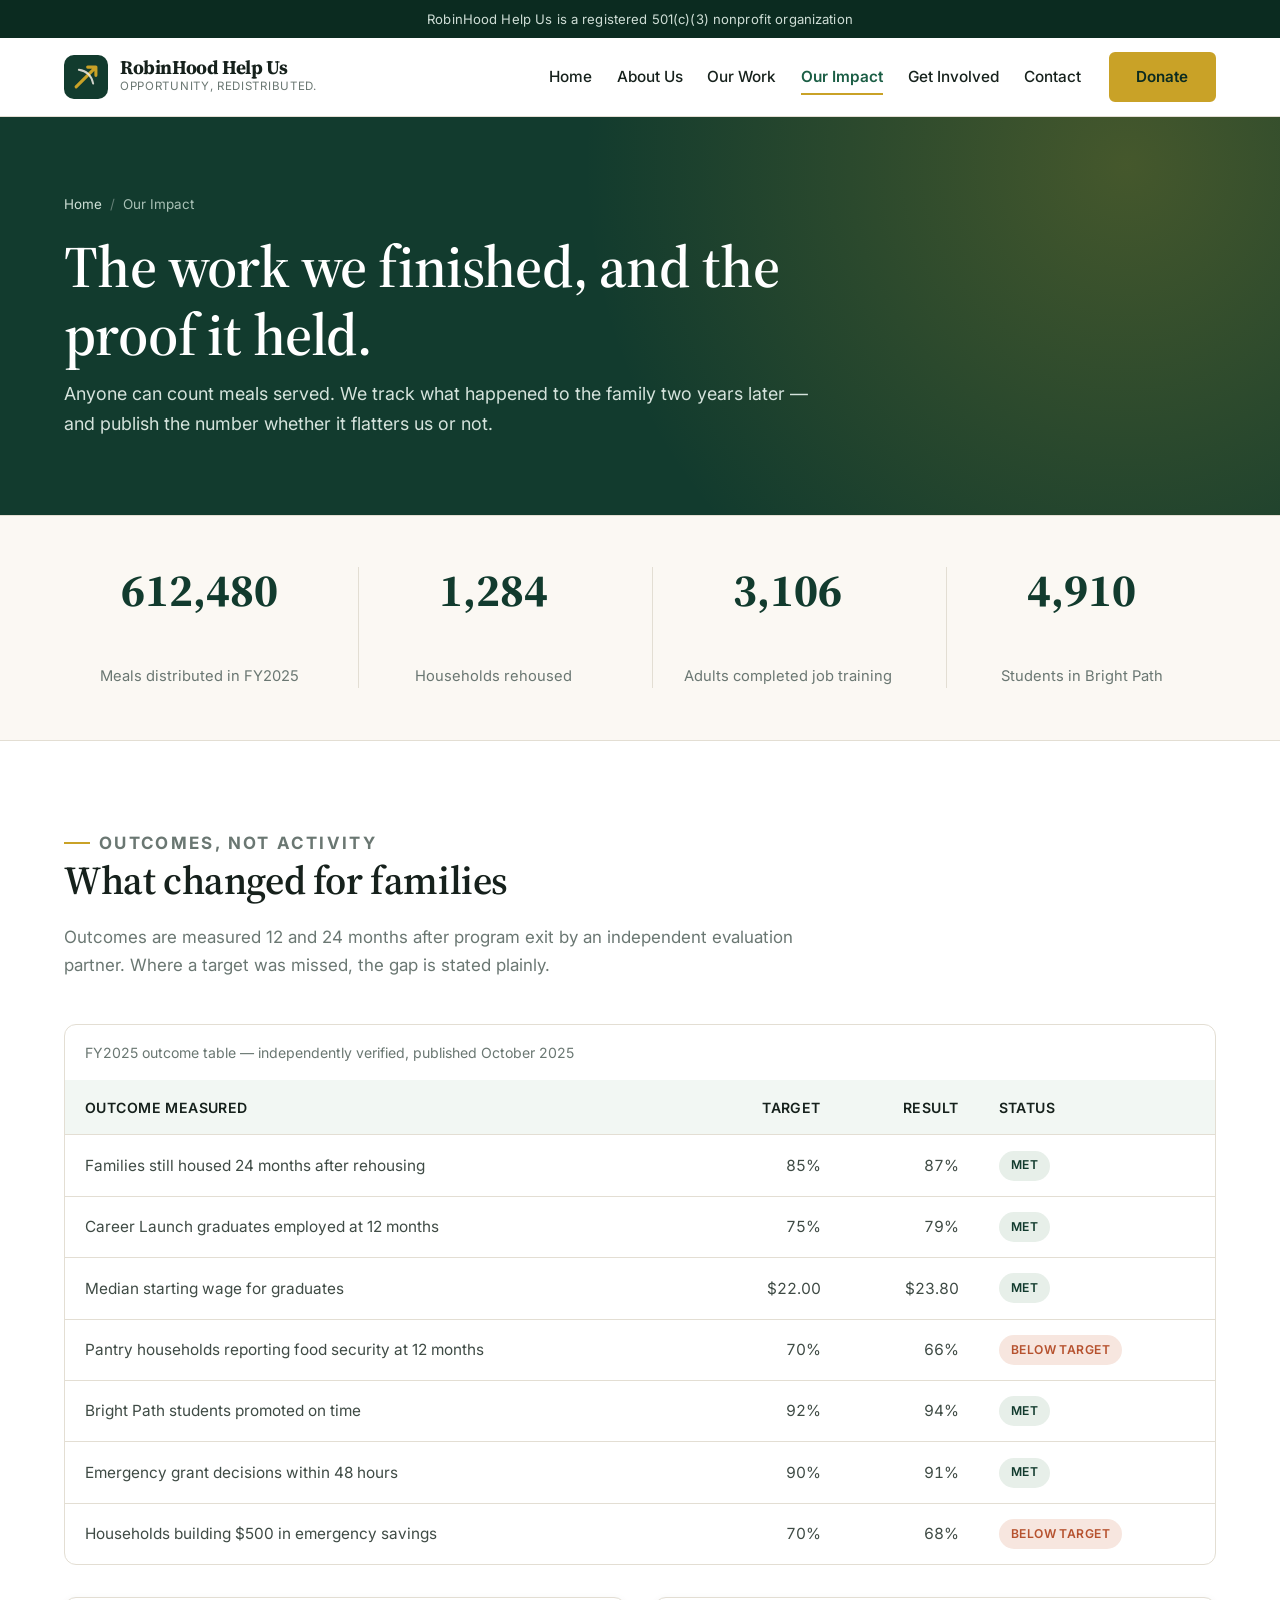
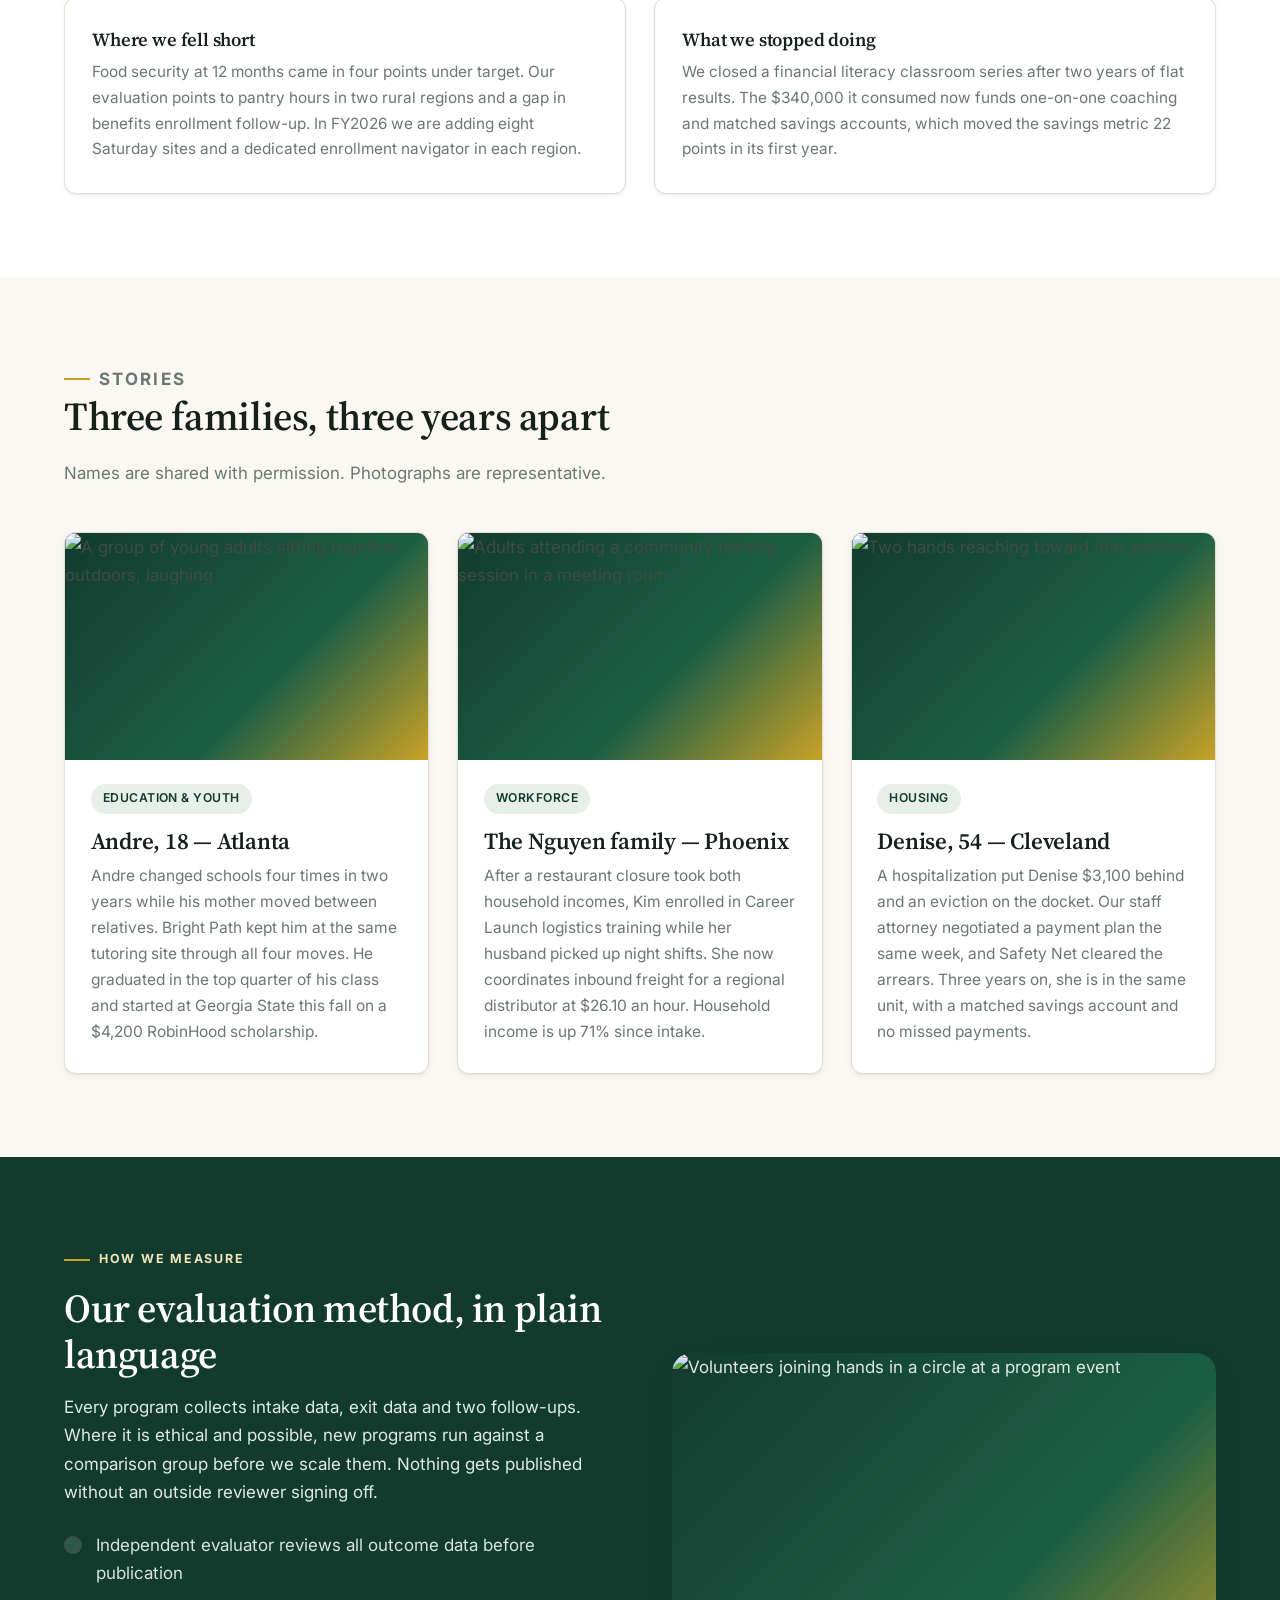
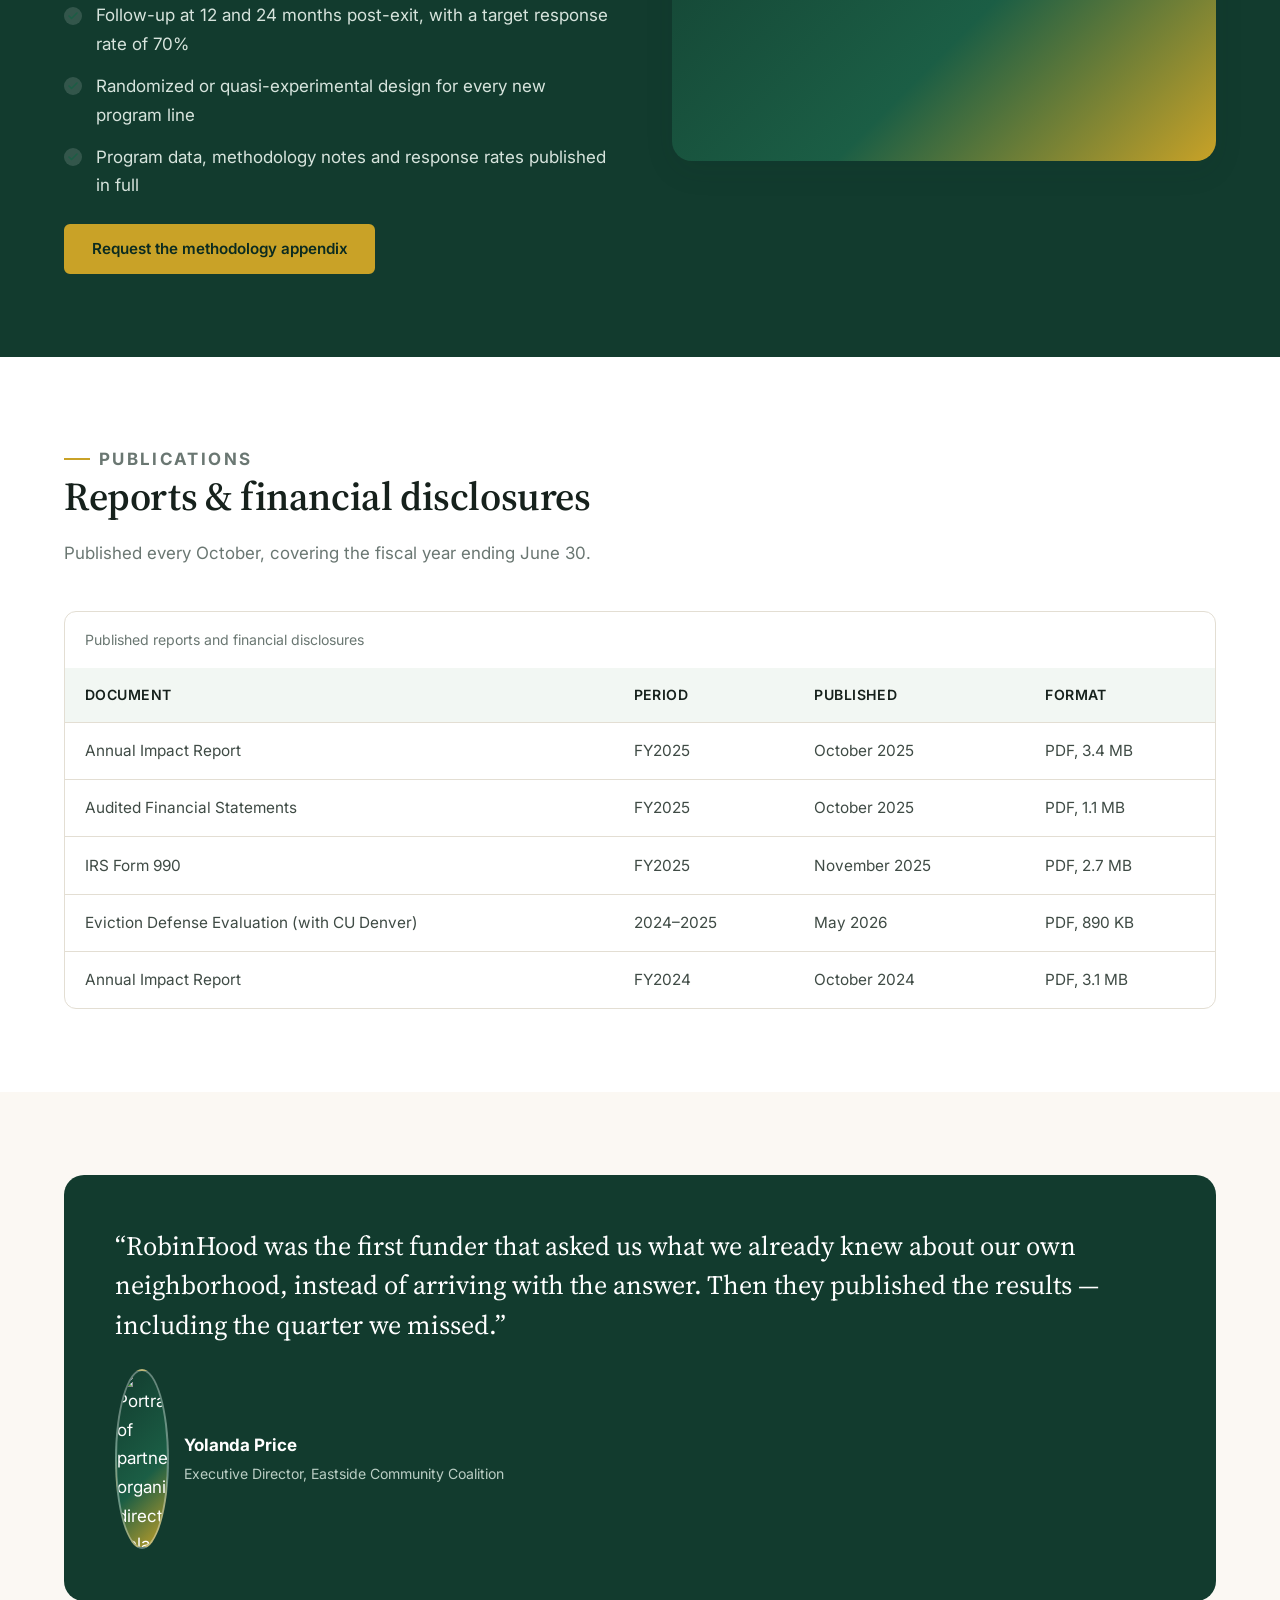
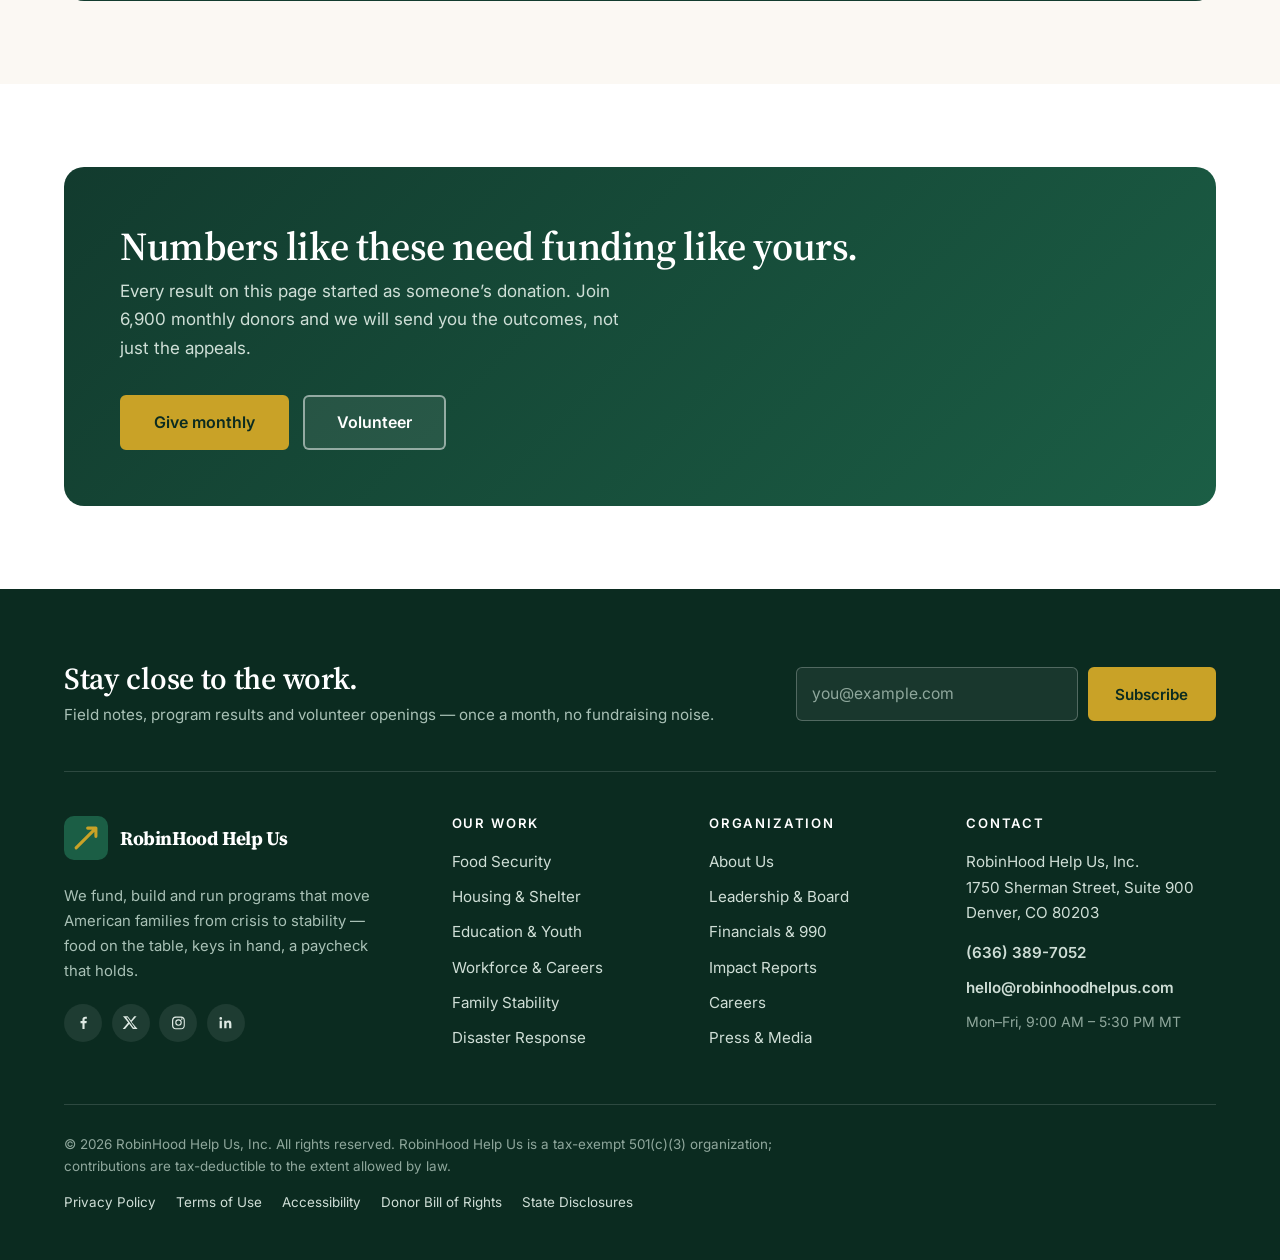
<file: impact.html>
<!DOCTYPE html>
<html lang="en">
<head>
<meta charset="utf-8">
<meta name="viewport" content="width=device-width, initial-scale=1">
<title>Our Impact | Results, Reports &amp; Stories | RobinHood Help Us</title>
<meta name="description" content="Audited FY2025 results from RobinHood: 612,480 meals distributed, 1,284 households rehoused, 3,106 adults trained, and 87% of families still housed after two years.">
<meta name="theme-color" content="#123b2e">
<link rel="preconnect" href="https://fonts.googleapis.com">
<link rel="preconnect" href="https://fonts.gstatic.com" crossorigin>
<link href="https://fonts.googleapis.com/css2?family=Inter:wght@400;500;600;700&family=Source+Serif+4:opsz,wght@8..60,400;8..60,600;8..60,700&display=swap" rel="stylesheet">
<link rel="stylesheet" href="assets/css/style.css">
<link rel="icon" href="data:image/svg+xml,<svg xmlns='http://www.w3.org/2000/svg' viewBox='0 0 32 32'><rect width='32' height='32' rx='7' fill='%23123b2e'/><path d='M9 23 23 9M23 9h-6M23 9v6' stroke='%23c9a227' stroke-width='2.4' fill='none' stroke-linecap='round' stroke-linejoin='round'/></svg>">
</head>
<body>
<a class="skip-link" href="#main">Skip to main content</a>

<div class="topbar">
  <div class="container topbar__inner">
    <p class="topbar__note">RobinHood Help Us is a registered 501(c)(3) nonprofit organization</p>
  </div>
</div>

<header class="site-header" id="siteHeader">
  <div class="container site-header__inner">
    <a class="brand" href="index.html" aria-label="RobinHood Help Us home">
      <span class="brand__mark" aria-hidden="true">
        <svg viewBox="0 0 40 40" role="img" focusable="false">
          <rect width="40" height="40" rx="9" fill="#123b2e"></rect>
          <path d="M11 29 29 11M29 11h-7.5M29 11v7.5" stroke="#c9a227" stroke-width="2.8" fill="none" stroke-linecap="round" stroke-linejoin="round"></path>
          <path d="M13.5 13.5c7 1 11.5 5.5 13 12.5" stroke="#f3efe6" stroke-width="1.8" fill="none" stroke-linecap="round" opacity=".85"></path>
        </svg>
      </span>
      <span class="brand__text">
        <span class="brand__name">RobinHood Help Us</span>
        <span class="brand__tag">Opportunity, redistributed.</span>
      </span>
    </a>

    <button class="nav-toggle" id="navToggle" aria-expanded="false" aria-controls="primaryNav">
      <span class="nav-toggle__bars" aria-hidden="true"><span></span><span></span><span></span></span>
      <span class="nav-toggle__label">Menu</span>
    </button>

    <nav class="nav" id="primaryNav" aria-label="Primary">
      <ul class="nav__list">
        <li><a href="index.html">Home</a></li>
        <li><a href="about.html">About Us</a></li>
        <li><a href="work.html">Our Work</a></li>
        <li><a href="impact.html">Our Impact</a></li>
        <li><a href="get-involved.html">Get Involved</a></li>
        <li><a href="contact.html">Contact</a></li>
      </ul>
      <a class="btn btn--gold nav__cta" href="donate.html">Donate</a>
    </nav>
  </div>
</header>

<main id="main">
<section class="page-hero">
  <div class="container">
    <div class="page-hero__inner">
      <ul class="breadcrumb">
        <li><a href="index.html">Home</a></li>
        <li>Our Impact</li>
      </ul>
      <h1>The work we finished, and the proof it held.</h1>
      <p>Anyone can count meals served. We track what happened to the family two years later &mdash; and publish the number whether it flatters us or not.</p>
    </div>
  </div>
</section>

<section class="stat-band">
  <div class="container">
    <div class="stat-grid">
      <div class="stat">
        <p class="stat__num" data-count="612480">612,480</p>
        <p class="stat__label">Meals distributed in FY2025</p>
      </div>
      <div class="stat">
        <p class="stat__num" data-count="1284">1,284</p>
        <p class="stat__label">Households rehoused</p>
      </div>
      <div class="stat">
        <p class="stat__num" data-count="3106">3,106</p>
        <p class="stat__label">Adults completed job training</p>
      </div>
      <div class="stat">
        <p class="stat__num" data-count="4910">4,910</p>
        <p class="stat__label">Students in Bright Path</p>
      </div>
    </div>
  </div>
</section>

<section class="section">
  <div class="container">
    <div class="section__head">
      <p class="eyebrow">Outcomes, not activity</p>
      <h2>What changed for families</h2>
      <p>Outcomes are measured 12 and 24 months after program exit by an independent evaluation partner. Where a target was missed, the gap is stated plainly.</p>
    </div>

    <div class="table-wrap">
      <table>
        <caption>FY2025 outcome table &mdash; independently verified, published October 2025</caption>
        <thead>
          <tr>
            <th scope="col">Outcome measured</th>
            <th scope="col" class="num">Target</th>
            <th scope="col" class="num">Result</th>
            <th scope="col">Status</th>
          </tr>
        </thead>
        <tbody>
          <tr><td>Families still housed 24 months after rehousing</td><td class="num">85%</td><td class="num">87%</td><td><span class="pill">Met</span></td></tr>
          <tr><td>Career Launch graduates employed at 12 months</td><td class="num">75%</td><td class="num">79%</td><td><span class="pill">Met</span></td></tr>
          <tr><td>Median starting wage for graduates</td><td class="num">$22.00</td><td class="num">$23.80</td><td><span class="pill">Met</span></td></tr>
          <tr><td>Pantry households reporting food security at 12 months</td><td class="num">70%</td><td class="num">66%</td><td><span class="pill pill--clay">Below target</span></td></tr>
          <tr><td>Bright Path students promoted on time</td><td class="num">92%</td><td class="num">94%</td><td><span class="pill">Met</span></td></tr>
          <tr><td>Emergency grant decisions within 48 hours</td><td class="num">90%</td><td class="num">91%</td><td><span class="pill">Met</span></td></tr>
          <tr><td>Households building $500 in emergency savings</td><td class="num">70%</td><td class="num">68%</td><td><span class="pill pill--clay">Below target</span></td></tr>
        </tbody>
      </table>
    </div>
  <p class="table-hint">Scroll the table sideways to see every column.</p>

    <div class="grid grid--2 mt-2">
      <div class="icon-card">
        <h3>Where we fell short</h3>
        <p>Food security at 12 months came in four points under target. Our evaluation points to pantry hours in two rural regions and a gap in benefits enrollment follow-up. In FY2026 we are adding eight Saturday sites and a dedicated enrollment navigator in each region.</p>
      </div>
      <div class="icon-card">
        <h3>What we stopped doing</h3>
        <p>We closed a financial literacy classroom series after two years of flat results. The $340,000 it consumed now funds one-on-one coaching and matched savings accounts, which moved the savings metric 22 points in its first year.</p>
      </div>
    </div>
  </div>
</section>

<section class="section section--cream" id="stories">
  <div class="container">
    <div class="section__head">
      <p class="eyebrow">Stories</p>
      <h2>Three families, three years apart</h2>
      <p>Names are shared with permission. Photographs are representative.</p>
    </div>

    <div class="grid grid--3">
      <article class="card reveal">
        <div class="card__media">
          <img src="https://images.unsplash.com/photo-1517486808906-6ca8b3f04846?auto=format&fit=crop&w=800&q=70" alt="A group of young adults sitting together outdoors, laughing" loading="lazy">
        </div>
        <div class="card__body">
          <span class="pill">Education &amp; Youth</span>
          <h3>Andre, 18 &mdash; Atlanta</h3>
          <p>Andre changed schools four times in two years while his mother moved between relatives. Bright Path kept him at the same tutoring site through all four moves. He graduated in the top quarter of his class and started at Georgia State this fall on a $4,200 RobinHood scholarship.</p>
        </div>
      </article>

      <article class="card reveal">
        <div class="card__media">
          <img src="https://images.unsplash.com/photo-1524178232363-1fb2b075b655?auto=format&fit=crop&w=800&q=70" alt="Adults attending a community training session in a meeting room" loading="lazy">
        </div>
        <div class="card__body">
          <span class="pill">Workforce</span>
          <h3>The Nguyen family &mdash; Phoenix</h3>
          <p>After a restaurant closure took both household incomes, Kim enrolled in Career Launch logistics training while her husband picked up night shifts. She now coordinates inbound freight for a regional distributor at $26.10 an hour. Household income is up 71% since intake.</p>
        </div>
      </article>

      <article class="card reveal">
        <div class="card__media">
          <img src="https://images.unsplash.com/photo-1544027993-37dbfe43562a?auto=format&fit=crop&w=800&q=70" alt="Two hands reaching toward one another" loading="lazy">
        </div>
        <div class="card__body">
          <span class="pill">Housing</span>
          <h3>Denise, 54 &mdash; Cleveland</h3>
          <p>A hospitalization put Denise $3,100 behind and an eviction on the docket. Our staff attorney negotiated a payment plan the same week, and Safety Net cleared the arrears. Three years on, she is in the same unit, with a matched savings account and no missed payments.</p>
        </div>
      </article>
    </div>
  </div>
</section>

<section class="section section--green">
  <div class="container">
    <div class="split reveal">
      <div class="split__body">
        <p class="eyebrow eyebrow--light">How we measure</p>
        <h2>Our evaluation method, in plain language</h2>
        <p>Every program collects intake data, exit data and two follow-ups. Where it is ethical and possible, new programs run against a comparison group before we scale them. Nothing gets published without an outside reviewer signing off.</p>
        <ul class="checklist">
          <li>Independent evaluator reviews all outcome data before publication</li>
          <li>Follow-up at 12 and 24 months post-exit, with a target response rate of 70%</li>
          <li>Randomized or quasi-experimental design for every new program line</li>
          <li>Program data, methodology notes and response rates published in full</li>
        </ul>
        <p class="mt-1"><a class="btn btn--gold" href="contact.html">Request the methodology appendix</a></p>
      </div>
      <div class="split__media">
        <img src="https://images.unsplash.com/photo-1531206715517-5c0ba140b2b8?auto=format&fit=crop&w=1000&q=70" alt="Volunteers joining hands in a circle at a program event" loading="lazy">
      </div>
    </div>
  </div>
</section>

<section class="section">
  <div class="container">
    <div class="section__head-row">
      <div class="section__head">
        <p class="eyebrow">Publications</p>
        <h2>Reports &amp; financial disclosures</h2>
        <p>Published every October, covering the fiscal year ending June 30.</p>
      </div>
    </div>

    <div class="table-wrap">
      <table>
        <caption>Published reports and financial disclosures</caption>
        <thead>
          <tr><th scope="col">Document</th><th scope="col">Period</th><th scope="col">Published</th><th scope="col">Format</th></tr>
        </thead>
        <tbody>
          <tr><td>Annual Impact Report</td><td>FY2025</td><td>October 2025</td><td>PDF, 3.4 MB</td></tr>
          <tr><td>Audited Financial Statements</td><td>FY2025</td><td>October 2025</td><td>PDF, 1.1 MB</td></tr>
          <tr><td>IRS Form 990</td><td>FY2025</td><td>November 2025</td><td>PDF, 2.7 MB</td></tr>
          <tr><td>Eviction Defense Evaluation (with CU Denver)</td><td>2024&ndash;2025</td><td>May 2026</td><td>PDF, 890 KB</td></tr>
          <tr><td>Annual Impact Report</td><td>FY2024</td><td>October 2024</td><td>PDF, 3.1 MB</td></tr>
        </tbody>
      </table>
    </div>
  <p class="table-hint">Scroll the table sideways to see every column.</p>
  </div>
</section>

<section class="section section--cream">
  <div class="container">
    <div class="quote reveal">
      <p class="quote__text">&ldquo;RobinHood was the first funder that asked us what we already knew about our own neighborhood, instead of arriving with the answer. Then they published the results &mdash; including the quarter we missed.&rdquo;</p>
      <div class="quote__person">
        <img src="https://images.unsplash.com/photo-1573497019940-1c28c88b4f3e?auto=format&fit=crop&w=200&q=70" alt="Portrait of partner organization director Yolanda Price" loading="lazy">
        <div>
          <strong>Yolanda Price</strong>
          <span>Executive Director, Eastside Community Coalition</span>
        </div>
      </div>
    </div>
  </div>
</section>

<section class="section">
  <div class="container">
    <div class="cta-band reveal">
      <div>
        <h2>Numbers like these need funding like yours.</h2>
        <p>Every result on this page started as someone&rsquo;s donation. Join 6,900 monthly donors and we will send you the outcomes, not just the appeals.</p>
      </div>
      <div class="cta-band__actions">
        <a class="btn btn--gold btn--lg" href="donate.html">Give monthly</a>
        <a class="btn btn--ghost-light btn--lg" href="get-involved.html">Volunteer</a>
      </div>
    </div>
  </div>
</section>
</main>

<footer class="site-footer">
  <div class="container">
    <div class="footer-cta">
      <div class="footer-cta__text">
        <h2>Stay close to the work.</h2>
        <p>Field notes, program results and volunteer openings &mdash; once a month, no fundraising noise.</p>
      </div>
      <form class="footer-cta__form js-demo-form" novalidate data-success="Thank you — you are subscribed to our monthly field notes.">
        <label class="sr-only" for="newsletterEmail">Email address</label>
        <input type="email" id="newsletterEmail" name="email" placeholder="you@example.com" required>
        <button class="btn btn--gold" type="submit">Subscribe</button>
        <p class="form-note js-form-status" role="status"></p>
      </form>
    </div>

    <div class="footer-grid">
      <div class="footer-col footer-col--brand">
        <a class="brand brand--footer" href="index.html" aria-label="RobinHood Help Us home">
          <span class="brand__mark" aria-hidden="true">
            <svg viewBox="0 0 40 40" role="img" focusable="false">
              <rect width="40" height="40" rx="9" fill="#1b5e45"></rect>
              <path d="M11 29 29 11M29 11h-7.5M29 11v7.5" stroke="#c9a227" stroke-width="2.8" fill="none" stroke-linecap="round" stroke-linejoin="round"></path>
            </svg>
          </span>
          <span class="brand__text"><span class="brand__name">RobinHood Help Us</span></span>
        </a>
        <p class="footer-col__blurb">We fund, build and run programs that move American families from crisis to stability &mdash; food on the table, keys in hand, a paycheck that holds.</p>
        <ul class="social" aria-label="Social media">
          <li><a href="#" aria-label="RobinHood Help Us on Facebook"><svg viewBox="0 0 24 24" aria-hidden="true"><path d="M13.5 21v-8h2.7l.4-3h-3.1V8.1c0-.9.3-1.5 1.5-1.5H16.7V4a20 20 0 0 0-2.3-.1c-2.3 0-3.9 1.4-3.9 4V10H7.8v3h2.7v8z"/></svg></a></li>
          <li><a href="#" aria-label="RobinHood Help Us on X"><svg viewBox="0 0 24 24" aria-hidden="true"><path d="M17.3 3h3.3l-7.2 8.3L22 21h-6.6l-5.2-6.8L4.3 21H1l7.7-8.9L1.4 3H8l4.7 6.2zm-1.2 16h1.8L7.9 4.8H6z"/></svg></a></li>
          <li><a href="#" aria-label="RobinHood Help Us on Instagram"><svg viewBox="0 0 24 24" aria-hidden="true"><path d="M12 7.4A4.6 4.6 0 1 0 16.6 12 4.6 4.6 0 0 0 12 7.4m0 7.6A3 3 0 1 1 15 12a3 3 0 0 1-3 3m5.8-7.8a1.1 1.1 0 1 1-1.1-1.1 1.1 1.1 0 0 1 1.1 1.1M20.9 8.9a5.3 5.3 0 0 0-1.5-3.8 5.4 5.4 0 0 0-3.8-1.4c-1.5-.1-6-.1-7.5 0A5.4 5.4 0 0 0 4.3 5a5.3 5.3 0 0 0-1.4 3.8c-.1 1.5-.1 6 0 7.5a5.3 5.3 0 0 0 1.4 3.8 5.4 5.4 0 0 0 3.8 1.5c1.5.1 6 .1 7.5 0a5.3 5.3 0 0 0 3.8-1.5 5.4 5.4 0 0 0 1.5-3.8c.1-1.5.1-6 0-7.4m-1.9 9a3 3 0 0 1-1.7 1.7c-1.2.5-4 .4-5.3.4s-4.1.1-5.3-.4A3 3 0 0 1 5 17.9c-.5-1.2-.4-4-.4-5.3S4.5 8.5 5 7.3a3 3 0 0 1 1.7-1.7c1.2-.5 4-.4 5.3-.4s4.1-.1 5.3.4A3 3 0 0 1 19 7.3c.5 1.2.4 4 .4 5.3s.1 4.1-.4 5.3"/></svg></a></li>
          <li><a href="#" aria-label="RobinHood Help Us on LinkedIn"><svg viewBox="0 0 24 24" aria-hidden="true"><path d="M6.9 20H3.7V9.5h3.2zM5.3 8.1a1.9 1.9 0 1 1 1.9-1.9 1.9 1.9 0 0 1-1.9 1.9M20.3 20h-3.2v-5.1c0-1.2 0-2.8-1.7-2.8s-2 1.3-2 2.7V20H10.2V9.5h3.1V11a3.4 3.4 0 0 1 3.1-1.7c3.3 0 3.9 2.2 3.9 5z"/></svg></a></li>
        </ul>
      </div>

      <div class="footer-col">
        <h3>Our Work</h3>
        <ul>
          <li><a href="work.html#food">Food Security</a></li>
          <li><a href="work.html#housing">Housing &amp; Shelter</a></li>
          <li><a href="work.html#education">Education &amp; Youth</a></li>
          <li><a href="work.html#workforce">Workforce &amp; Careers</a></li>
          <li><a href="work.html#family">Family Stability</a></li>
          <li><a href="work.html#disaster">Disaster Response</a></li>
        </ul>
      </div>

      <div class="footer-col">
        <h3>Organization</h3>
        <ul>
          <li><a href="about.html">About Us</a></li>
          <li><a href="about.html#leadership">Leadership &amp; Board</a></li>
          <li><a href="about.html#financials">Financials &amp; 990</a></li>
          <li><a href="impact.html">Impact Reports</a></li>
          <li><a href="get-involved.html#careers">Careers</a></li>
          <li><a href="contact.html#press">Press &amp; Media</a></li>
        </ul>
      </div>

      <div class="footer-col">
        <h3>Contact</h3>
        <address>
          RobinHood Help Us, Inc.<br>
          1750 Sherman Street, Suite 900<br>
          Denver, CO 80203
        </address>
        <ul class="footer-contact">
          <li><a href="tel:+16363897052">(636) 389-7052</a></li>
          <li><a href="mailto:hello@robinhoodhelpus.com">hello@robinhoodhelpus.com</a></li>
        </ul>
        <p class="footer-hours">Mon&ndash;Fri, 9:00 AM &ndash; 5:30 PM MT</p>
      </div>
    </div>

    <div class="footer-legal">
      <p>&copy; <span class="js-year">2026</span> RobinHood Help Us, Inc. All rights reserved. RobinHood Help Us is a tax-exempt 501(c)(3) organization; contributions are tax-deductible to the extent allowed by law.</p>
      <ul>
        <li><a href="privacy.html">Privacy Policy</a></li>
        <li><a href="terms.html">Terms of Use</a></li>
        <li><a href="accessibility.html">Accessibility</a></li>
        <li><a href="donor-rights.html">Donor Bill of Rights</a></li>
        <li><a href="state-disclosures.html">State Disclosures</a></li>
      </ul>
    </div>
  </div>
</footer>

<script src="assets/js/main.js"></script>
</body>
</html>
</file>
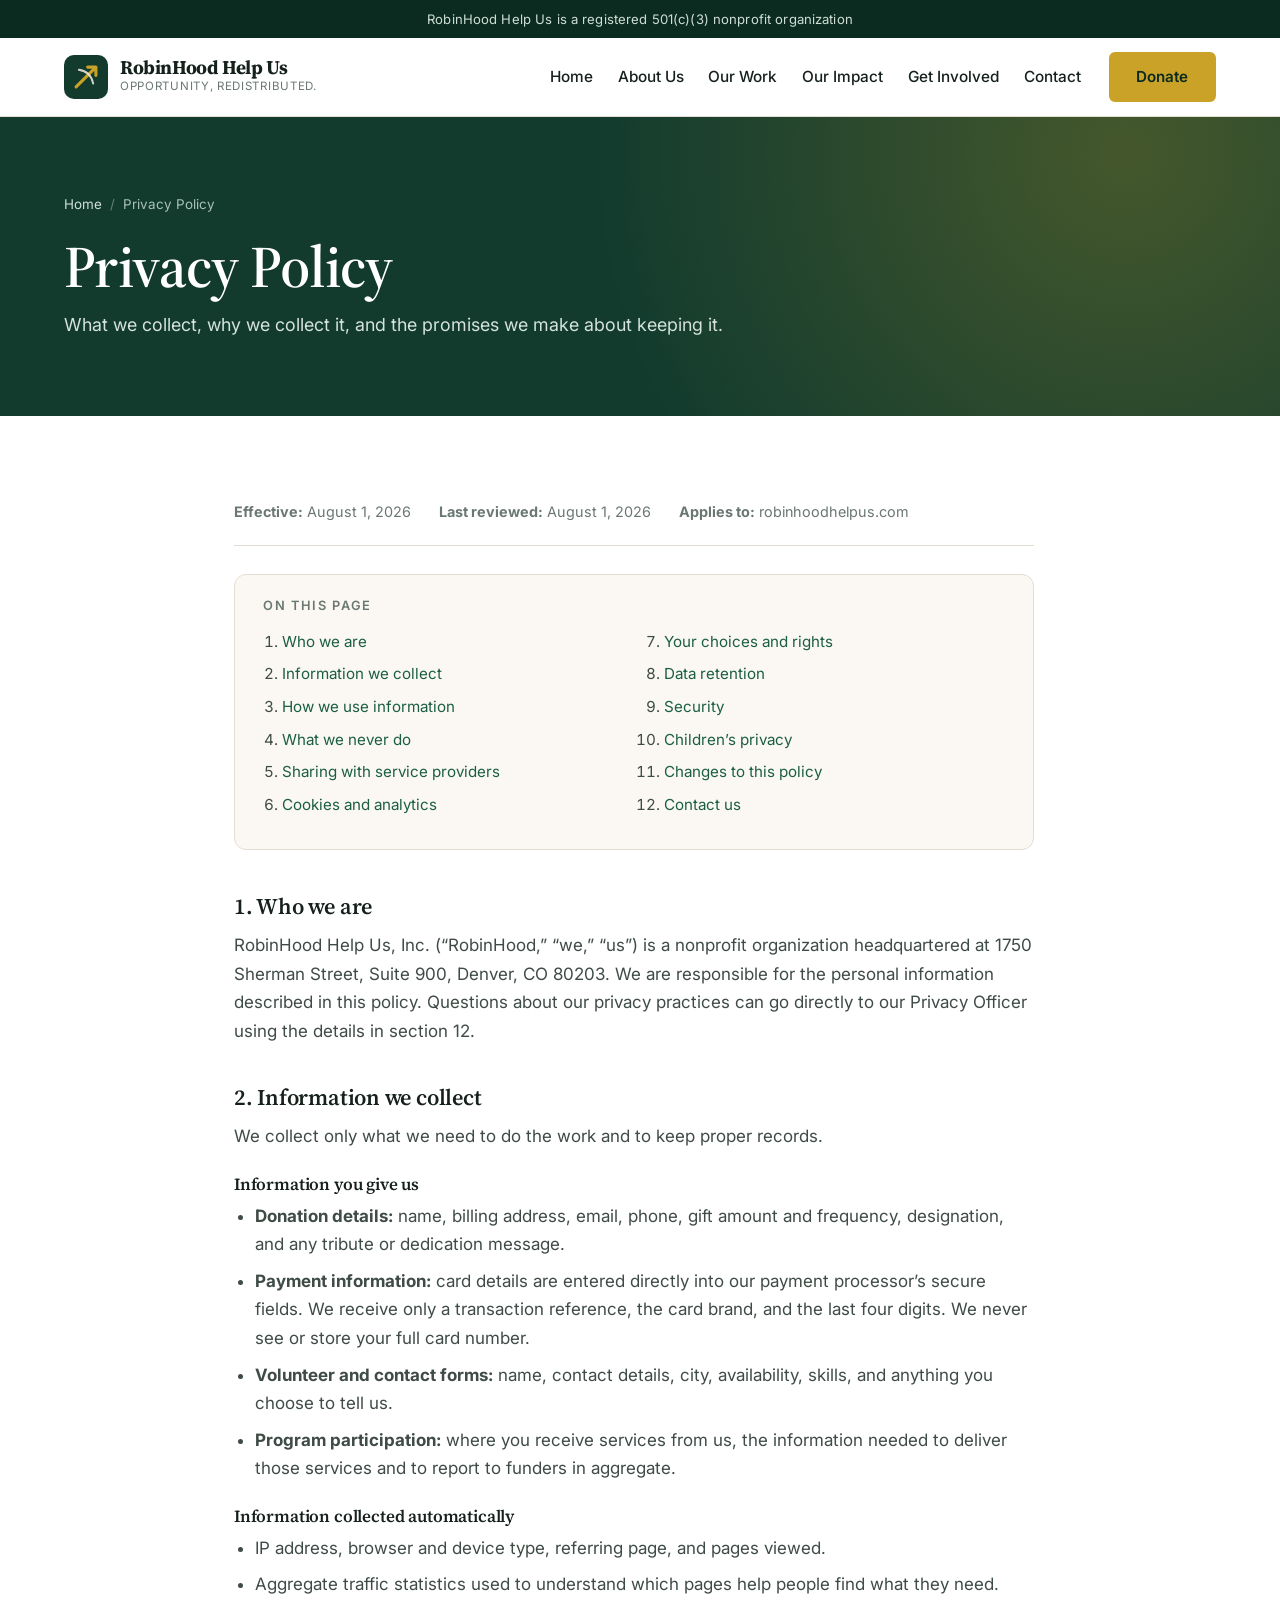
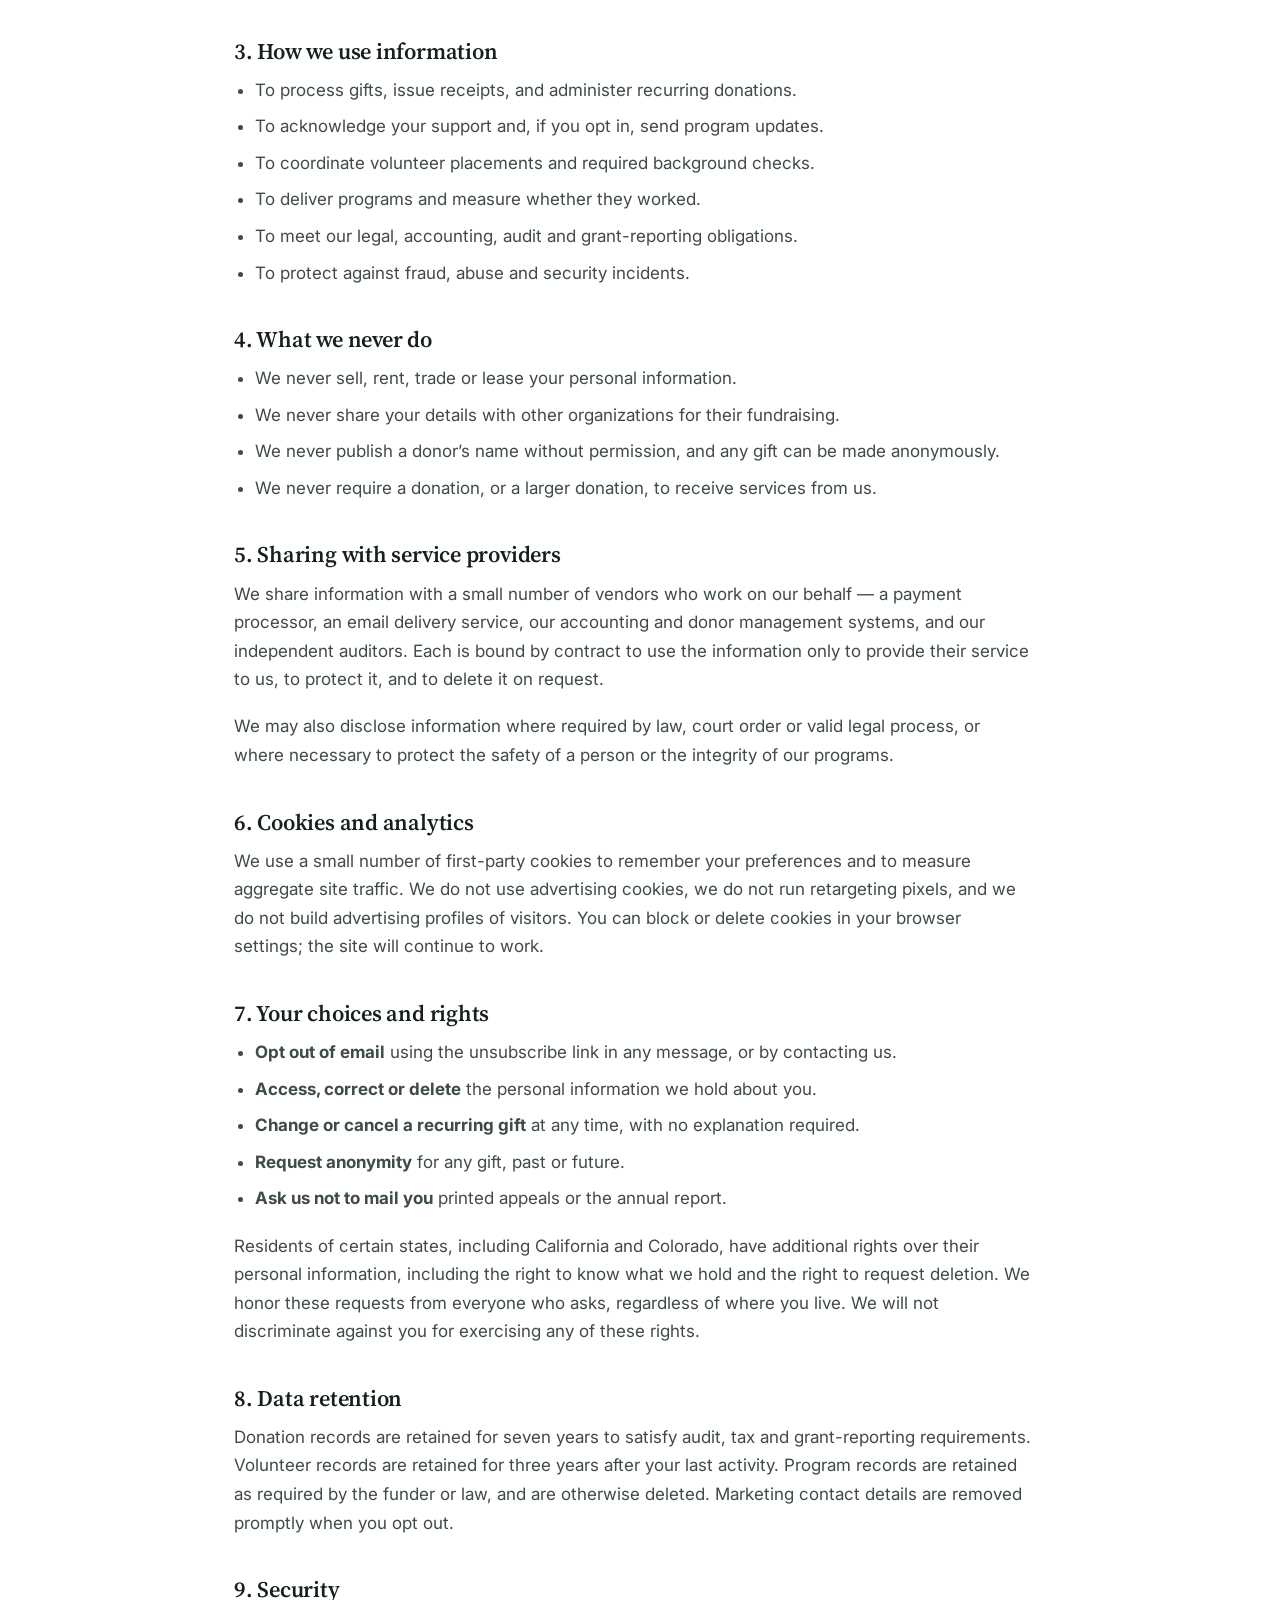
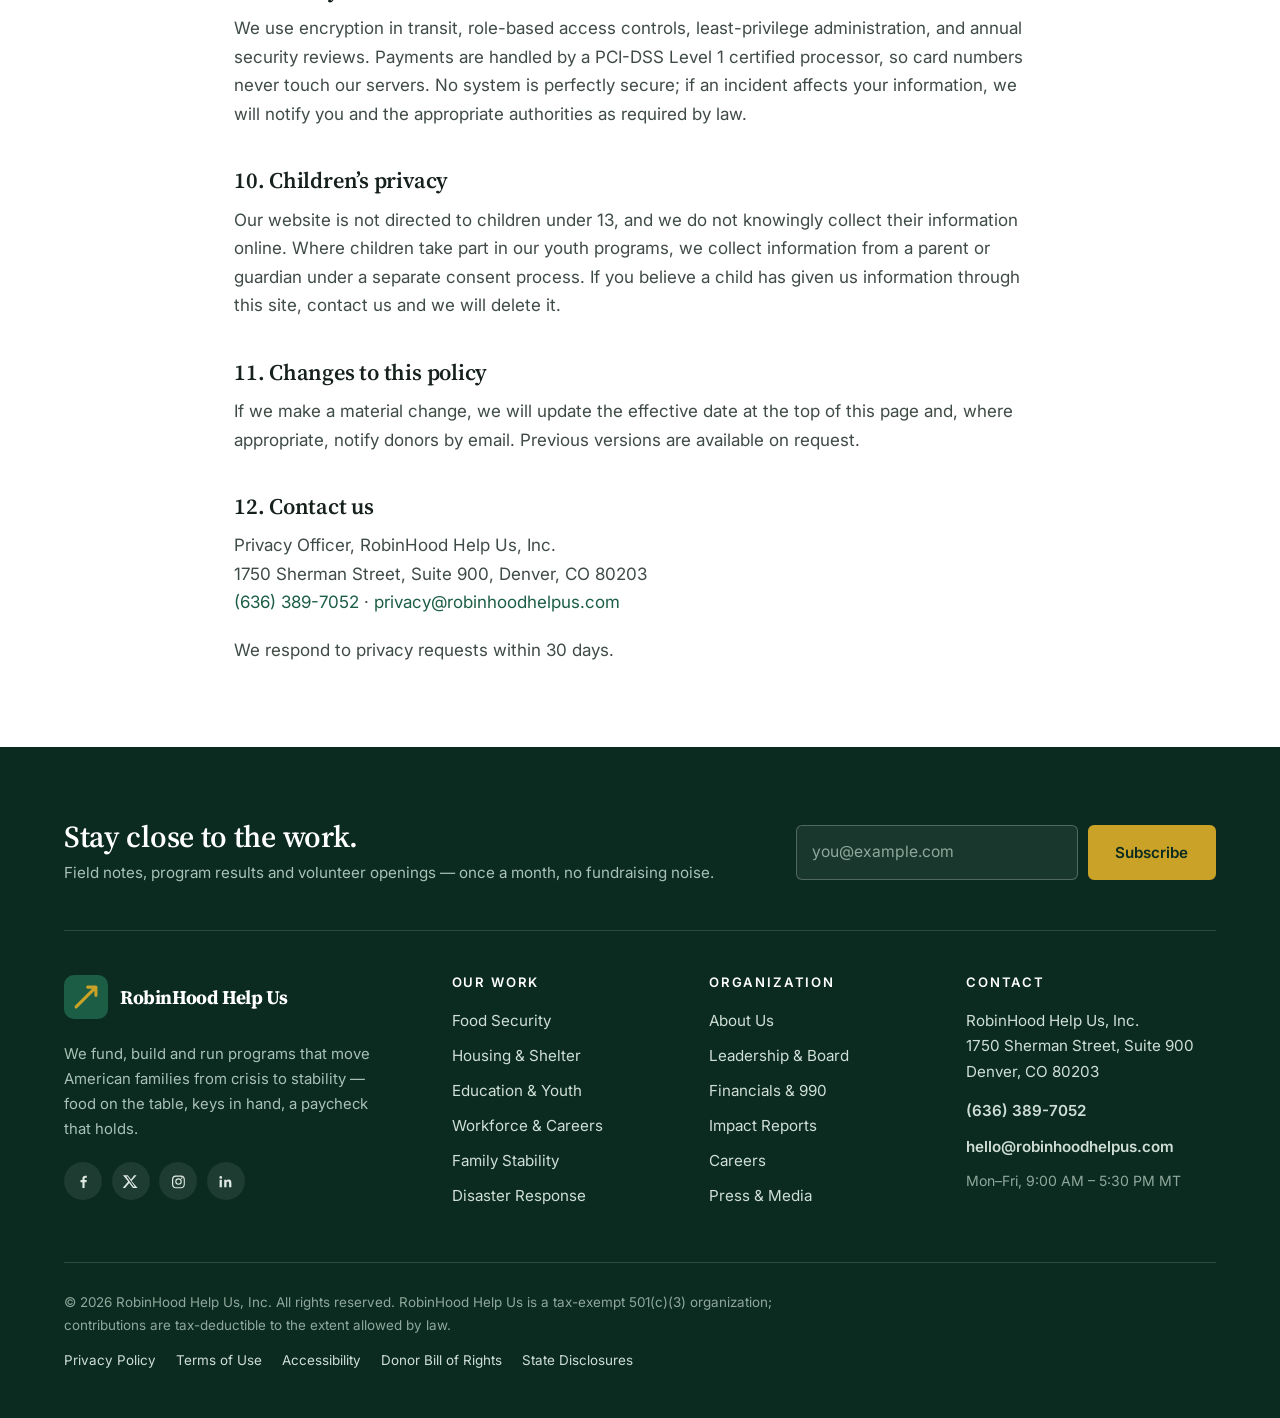
<file: privacy.html>
<!DOCTYPE html>
<html lang="en">
<head>
<meta charset="utf-8">
<meta name="viewport" content="width=device-width, initial-scale=1">
<title>Privacy Policy | RobinHood Help Us</title>
<meta name="description" content="How RobinHood collects, uses and protects donor, volunteer and website visitor information. We never sell, rent or trade your personal data.">
<meta name="theme-color" content="#123b2e">
<link rel="preconnect" href="https://fonts.googleapis.com">
<link rel="preconnect" href="https://fonts.gstatic.com" crossorigin>
<link href="https://fonts.googleapis.com/css2?family=Inter:wght@400;500;600;700&family=Source+Serif+4:opsz,wght@8..60,400;8..60,600;8..60,700&display=swap" rel="stylesheet">
<link rel="stylesheet" href="assets/css/style.css">
<link rel="icon" href="data:image/svg+xml,<svg xmlns='http://www.w3.org/2000/svg' viewBox='0 0 32 32'><rect width='32' height='32' rx='7' fill='%23123b2e'/><path d='M9 23 23 9M23 9h-6M23 9v6' stroke='%23c9a227' stroke-width='2.4' fill='none' stroke-linecap='round' stroke-linejoin='round'/></svg>">
</head>
<body>
<a class="skip-link" href="#main">Skip to main content</a>

<div class="topbar">
  <div class="container topbar__inner">
    <p class="topbar__note">RobinHood Help Us is a registered 501(c)(3) nonprofit organization</p>
  </div>
</div>

<header class="site-header" id="siteHeader">
  <div class="container site-header__inner">
    <a class="brand" href="index.html" aria-label="RobinHood Help Us home">
      <span class="brand__mark" aria-hidden="true">
        <svg viewBox="0 0 40 40" role="img" focusable="false">
          <rect width="40" height="40" rx="9" fill="#123b2e"></rect>
          <path d="M11 29 29 11M29 11h-7.5M29 11v7.5" stroke="#c9a227" stroke-width="2.8" fill="none" stroke-linecap="round" stroke-linejoin="round"></path>
          <path d="M13.5 13.5c7 1 11.5 5.5 13 12.5" stroke="#f3efe6" stroke-width="1.8" fill="none" stroke-linecap="round" opacity=".85"></path>
        </svg>
      </span>
      <span class="brand__text">
        <span class="brand__name">RobinHood Help Us</span>
        <span class="brand__tag">Opportunity, redistributed.</span>
      </span>
    </a>

    <button class="nav-toggle" id="navToggle" aria-expanded="false" aria-controls="primaryNav">
      <span class="nav-toggle__bars" aria-hidden="true"><span></span><span></span><span></span></span>
      <span class="nav-toggle__label">Menu</span>
    </button>

    <nav class="nav" id="primaryNav" aria-label="Primary">
      <ul class="nav__list">
        <li><a href="index.html">Home</a></li>
        <li><a href="about.html">About Us</a></li>
        <li><a href="work.html">Our Work</a></li>
        <li><a href="impact.html">Our Impact</a></li>
        <li><a href="get-involved.html">Get Involved</a></li>
        <li><a href="contact.html">Contact</a></li>
      </ul>
      <a class="btn btn--gold nav__cta" href="donate.html">Donate</a>
    </nav>
  </div>
</header>

<main id="main">
<section class="page-hero">
  <div class="container">
    <div class="page-hero__inner">
      <ul class="breadcrumb">
        <li><a href="index.html">Home</a></li>
        <li>Privacy Policy</li>
      </ul>
      <h1>Privacy Policy</h1>
      <p>What we collect, why we collect it, and the promises we make about keeping it.</p>
    </div>
  </div>
</section>

<section class="section">
  <div class="container container--narrow">
    <div class="legal">
      <div class="legal-meta">
        <span><strong>Effective:</strong> August 1, 2026</span>
        <span><strong>Last reviewed:</strong> August 1, 2026</span>
        <span><strong>Applies to:</strong> robinhoodhelpus.com</span>
      </div>


      <div class="legal-toc">
        <h2>On this page</h2>
        <ol>
          <li><a href="#p1">Who we are</a></li>
          <li><a href="#p2">Information we collect</a></li>
          <li><a href="#p3">How we use information</a></li>
          <li><a href="#p4">What we never do</a></li>
          <li><a href="#p5">Sharing with service providers</a></li>
          <li><a href="#p6">Cookies and analytics</a></li>
          <li><a href="#p7">Your choices and rights</a></li>
          <li><a href="#p8">Data retention</a></li>
          <li><a href="#p9">Security</a></li>
          <li><a href="#p10">Children&rsquo;s privacy</a></li>
          <li><a href="#p11">Changes to this policy</a></li>
          <li><a href="#p12">Contact us</a></li>
        </ol>
      </div>

      <div class="legal-section" id="p1">
        <h2>1. Who we are</h2>
        <p>RobinHood Help Us, Inc. (&ldquo;RobinHood,&rdquo; &ldquo;we,&rdquo; &ldquo;us&rdquo;) is a nonprofit organization headquartered at 1750 Sherman Street, Suite 900, Denver, CO 80203. We are responsible for the personal information described in this policy. Questions about our privacy practices can go directly to our Privacy Officer using the details in section 12.</p>
      </div>

      <div class="legal-section" id="p2">
        <h2>2. Information we collect</h2>
        <p>We collect only what we need to do the work and to keep proper records.</p>
        <h3>Information you give us</h3>
        <ul>
          <li><strong>Donation details:</strong> name, billing address, email, phone, gift amount and frequency, designation, and any tribute or dedication message.</li>
          <li><strong>Payment information:</strong> card details are entered directly into our payment processor&rsquo;s secure fields. We receive only a transaction reference, the card brand, and the last four digits. We never see or store your full card number.</li>
          <li><strong>Volunteer and contact forms:</strong> name, contact details, city, availability, skills, and anything you choose to tell us.</li>
          <li><strong>Program participation:</strong> where you receive services from us, the information needed to deliver those services and to report to funders in aggregate.</li>
        </ul>
        <h3>Information collected automatically</h3>
        <ul>
          <li>IP address, browser and device type, referring page, and pages viewed.</li>
          <li>Aggregate traffic statistics used to understand which pages help people find what they need.</li>
        </ul>
      </div>

      <div class="legal-section" id="p3">
        <h2>3. How we use information</h2>
        <ul>
          <li>To process gifts, issue receipts, and administer recurring donations.</li>
          <li>To acknowledge your support and, if you opt in, send program updates.</li>
          <li>To coordinate volunteer placements and required background checks.</li>
          <li>To deliver programs and measure whether they worked.</li>
          <li>To meet our legal, accounting, audit and grant-reporting obligations.</li>
          <li>To protect against fraud, abuse and security incidents.</li>
        </ul>
      </div>

      <div class="legal-section" id="p4">
        <h2>4. What we never do</h2>
        <ul>
          <li>We never sell, rent, trade or lease your personal information.</li>
          <li>We never share your details with other organizations for their fundraising.</li>
          <li>We never publish a donor&rsquo;s name without permission, and any gift can be made anonymously.</li>
          <li>We never require a donation, or a larger donation, to receive services from us.</li>
        </ul>
      </div>

      <div class="legal-section" id="p5">
        <h2>5. Sharing with service providers</h2>
        <p>We share information with a small number of vendors who work on our behalf &mdash; a payment processor, an email delivery service, our accounting and donor management systems, and our independent auditors. Each is bound by contract to use the information only to provide their service to us, to protect it, and to delete it on request.</p>
        <p>We may also disclose information where required by law, court order or valid legal process, or where necessary to protect the safety of a person or the integrity of our programs.</p>
      </div>

      <div class="legal-section" id="p6">
        <h2>6. Cookies and analytics</h2>
        <p>We use a small number of first-party cookies to remember your preferences and to measure aggregate site traffic. We do not use advertising cookies, we do not run retargeting pixels, and we do not build advertising profiles of visitors. You can block or delete cookies in your browser settings; the site will continue to work.</p>
      </div>

      <div class="legal-section" id="p7">
        <h2>7. Your choices and rights</h2>
        <ul>
          <li><strong>Opt out of email</strong> using the unsubscribe link in any message, or by contacting us.</li>
          <li><strong>Access, correct or delete</strong> the personal information we hold about you.</li>
          <li><strong>Change or cancel a recurring gift</strong> at any time, with no explanation required.</li>
          <li><strong>Request anonymity</strong> for any gift, past or future.</li>
          <li><strong>Ask us not to mail you</strong> printed appeals or the annual report.</li>
        </ul>
        <p>Residents of certain states, including California and Colorado, have additional rights over their personal information, including the right to know what we hold and the right to request deletion. We honor these requests from everyone who asks, regardless of where you live. We will not discriminate against you for exercising any of these rights.</p>
      </div>

      <div class="legal-section" id="p8">
        <h2>8. Data retention</h2>
        <p>Donation records are retained for seven years to satisfy audit, tax and grant-reporting requirements. Volunteer records are retained for three years after your last activity. Program records are retained as required by the funder or law, and are otherwise deleted. Marketing contact details are removed promptly when you opt out.</p>
      </div>

      <div class="legal-section" id="p9">
        <h2>9. Security</h2>
        <p>We use encryption in transit, role-based access controls, least-privilege administration, and annual security reviews. Payments are handled by a PCI-DSS Level 1 certified processor, so card numbers never touch our servers. No system is perfectly secure; if an incident affects your information, we will notify you and the appropriate authorities as required by law.</p>
      </div>

      <div class="legal-section" id="p10">
        <h2>10. Children&rsquo;s privacy</h2>
        <p>Our website is not directed to children under 13, and we do not knowingly collect their information online. Where children take part in our youth programs, we collect information from a parent or guardian under a separate consent process. If you believe a child has given us information through this site, contact us and we will delete it.</p>
      </div>

      <div class="legal-section" id="p11">
        <h2>11. Changes to this policy</h2>
        <p>If we make a material change, we will update the effective date at the top of this page and, where appropriate, notify donors by email. Previous versions are available on request.</p>
      </div>

      <div class="legal-section" id="p12">
        <h2>12. Contact us</h2>
        <p>
          Privacy Officer, RobinHood Help Us, Inc.<br>
          1750 Sherman Street, Suite 900, Denver, CO 80203<br>
          <a href="tel:+16363897052">(636) 389-7052</a> &middot; <a href="mailto:privacy@robinhoodhelpus.com">privacy@robinhoodhelpus.com</a>
        </p>
        <p>We respond to privacy requests within 30 days.</p>
      </div>
    </div>
  </div>
</section>
</main>

<footer class="site-footer">
  <div class="container">
    <div class="footer-cta">
      <div class="footer-cta__text">
        <h2>Stay close to the work.</h2>
        <p>Field notes, program results and volunteer openings &mdash; once a month, no fundraising noise.</p>
      </div>
      <form class="footer-cta__form js-demo-form" novalidate data-success="Thank you — you are subscribed to our monthly field notes.">
        <label class="sr-only" for="newsletterEmail">Email address</label>
        <input type="email" id="newsletterEmail" name="email" placeholder="you@example.com" required>
        <button class="btn btn--gold" type="submit">Subscribe</button>
        <p class="form-note js-form-status" role="status"></p>
      </form>
    </div>

    <div class="footer-grid">
      <div class="footer-col footer-col--brand">
        <a class="brand brand--footer" href="index.html" aria-label="RobinHood Help Us home">
          <span class="brand__mark" aria-hidden="true">
            <svg viewBox="0 0 40 40" role="img" focusable="false">
              <rect width="40" height="40" rx="9" fill="#1b5e45"></rect>
              <path d="M11 29 29 11M29 11h-7.5M29 11v7.5" stroke="#c9a227" stroke-width="2.8" fill="none" stroke-linecap="round" stroke-linejoin="round"></path>
            </svg>
          </span>
          <span class="brand__text"><span class="brand__name">RobinHood Help Us</span></span>
        </a>
        <p class="footer-col__blurb">We fund, build and run programs that move American families from crisis to stability &mdash; food on the table, keys in hand, a paycheck that holds.</p>
        <ul class="social" aria-label="Social media">
          <li><a href="#" aria-label="RobinHood Help Us on Facebook"><svg viewBox="0 0 24 24" aria-hidden="true"><path d="M13.5 21v-8h2.7l.4-3h-3.1V8.1c0-.9.3-1.5 1.5-1.5H16.7V4a20 20 0 0 0-2.3-.1c-2.3 0-3.9 1.4-3.9 4V10H7.8v3h2.7v8z"/></svg></a></li>
          <li><a href="#" aria-label="RobinHood Help Us on X"><svg viewBox="0 0 24 24" aria-hidden="true"><path d="M17.3 3h3.3l-7.2 8.3L22 21h-6.6l-5.2-6.8L4.3 21H1l7.7-8.9L1.4 3H8l4.7 6.2zm-1.2 16h1.8L7.9 4.8H6z"/></svg></a></li>
          <li><a href="#" aria-label="RobinHood Help Us on Instagram"><svg viewBox="0 0 24 24" aria-hidden="true"><path d="M12 7.4A4.6 4.6 0 1 0 16.6 12 4.6 4.6 0 0 0 12 7.4m0 7.6A3 3 0 1 1 15 12a3 3 0 0 1-3 3m5.8-7.8a1.1 1.1 0 1 1-1.1-1.1 1.1 1.1 0 0 1 1.1 1.1M20.9 8.9a5.3 5.3 0 0 0-1.5-3.8 5.4 5.4 0 0 0-3.8-1.4c-1.5-.1-6-.1-7.5 0A5.4 5.4 0 0 0 4.3 5a5.3 5.3 0 0 0-1.4 3.8c-.1 1.5-.1 6 0 7.5a5.3 5.3 0 0 0 1.4 3.8 5.4 5.4 0 0 0 3.8 1.5c1.5.1 6 .1 7.5 0a5.3 5.3 0 0 0 3.8-1.5 5.4 5.4 0 0 0 1.5-3.8c.1-1.5.1-6 0-7.4m-1.9 9a3 3 0 0 1-1.7 1.7c-1.2.5-4 .4-5.3.4s-4.1.1-5.3-.4A3 3 0 0 1 5 17.9c-.5-1.2-.4-4-.4-5.3S4.5 8.5 5 7.3a3 3 0 0 1 1.7-1.7c1.2-.5 4-.4 5.3-.4s4.1-.1 5.3.4A3 3 0 0 1 19 7.3c.5 1.2.4 4 .4 5.3s.1 4.1-.4 5.3"/></svg></a></li>
          <li><a href="#" aria-label="RobinHood Help Us on LinkedIn"><svg viewBox="0 0 24 24" aria-hidden="true"><path d="M6.9 20H3.7V9.5h3.2zM5.3 8.1a1.9 1.9 0 1 1 1.9-1.9 1.9 1.9 0 0 1-1.9 1.9M20.3 20h-3.2v-5.1c0-1.2 0-2.8-1.7-2.8s-2 1.3-2 2.7V20H10.2V9.5h3.1V11a3.4 3.4 0 0 1 3.1-1.7c3.3 0 3.9 2.2 3.9 5z"/></svg></a></li>
        </ul>
      </div>

      <div class="footer-col">
        <h3>Our Work</h3>
        <ul>
          <li><a href="work.html#food">Food Security</a></li>
          <li><a href="work.html#housing">Housing &amp; Shelter</a></li>
          <li><a href="work.html#education">Education &amp; Youth</a></li>
          <li><a href="work.html#workforce">Workforce &amp; Careers</a></li>
          <li><a href="work.html#family">Family Stability</a></li>
          <li><a href="work.html#disaster">Disaster Response</a></li>
        </ul>
      </div>

      <div class="footer-col">
        <h3>Organization</h3>
        <ul>
          <li><a href="about.html">About Us</a></li>
          <li><a href="about.html#leadership">Leadership &amp; Board</a></li>
          <li><a href="about.html#financials">Financials &amp; 990</a></li>
          <li><a href="impact.html">Impact Reports</a></li>
          <li><a href="get-involved.html#careers">Careers</a></li>
          <li><a href="contact.html#press">Press &amp; Media</a></li>
        </ul>
      </div>

      <div class="footer-col">
        <h3>Contact</h3>
        <address>
          RobinHood Help Us, Inc.<br>
          1750 Sherman Street, Suite 900<br>
          Denver, CO 80203
        </address>
        <ul class="footer-contact">
          <li><a href="tel:+16363897052">(636) 389-7052</a></li>
          <li><a href="mailto:hello@robinhoodhelpus.com">hello@robinhoodhelpus.com</a></li>
        </ul>
        <p class="footer-hours">Mon&ndash;Fri, 9:00 AM &ndash; 5:30 PM MT</p>
      </div>
    </div>

    <div class="footer-legal">
      <p>&copy; <span class="js-year">2026</span> RobinHood Help Us, Inc. All rights reserved. RobinHood Help Us is a tax-exempt 501(c)(3) organization; contributions are tax-deductible to the extent allowed by law.</p>
      <ul>
        <li><a href="privacy.html">Privacy Policy</a></li>
        <li><a href="terms.html">Terms of Use</a></li>
        <li><a href="accessibility.html">Accessibility</a></li>
        <li><a href="donor-rights.html">Donor Bill of Rights</a></li>
        <li><a href="state-disclosures.html">State Disclosures</a></li>
      </ul>
    </div>
  </div>
</footer>

<script src="assets/js/main.js"></script>
</body>
</html>
</file>
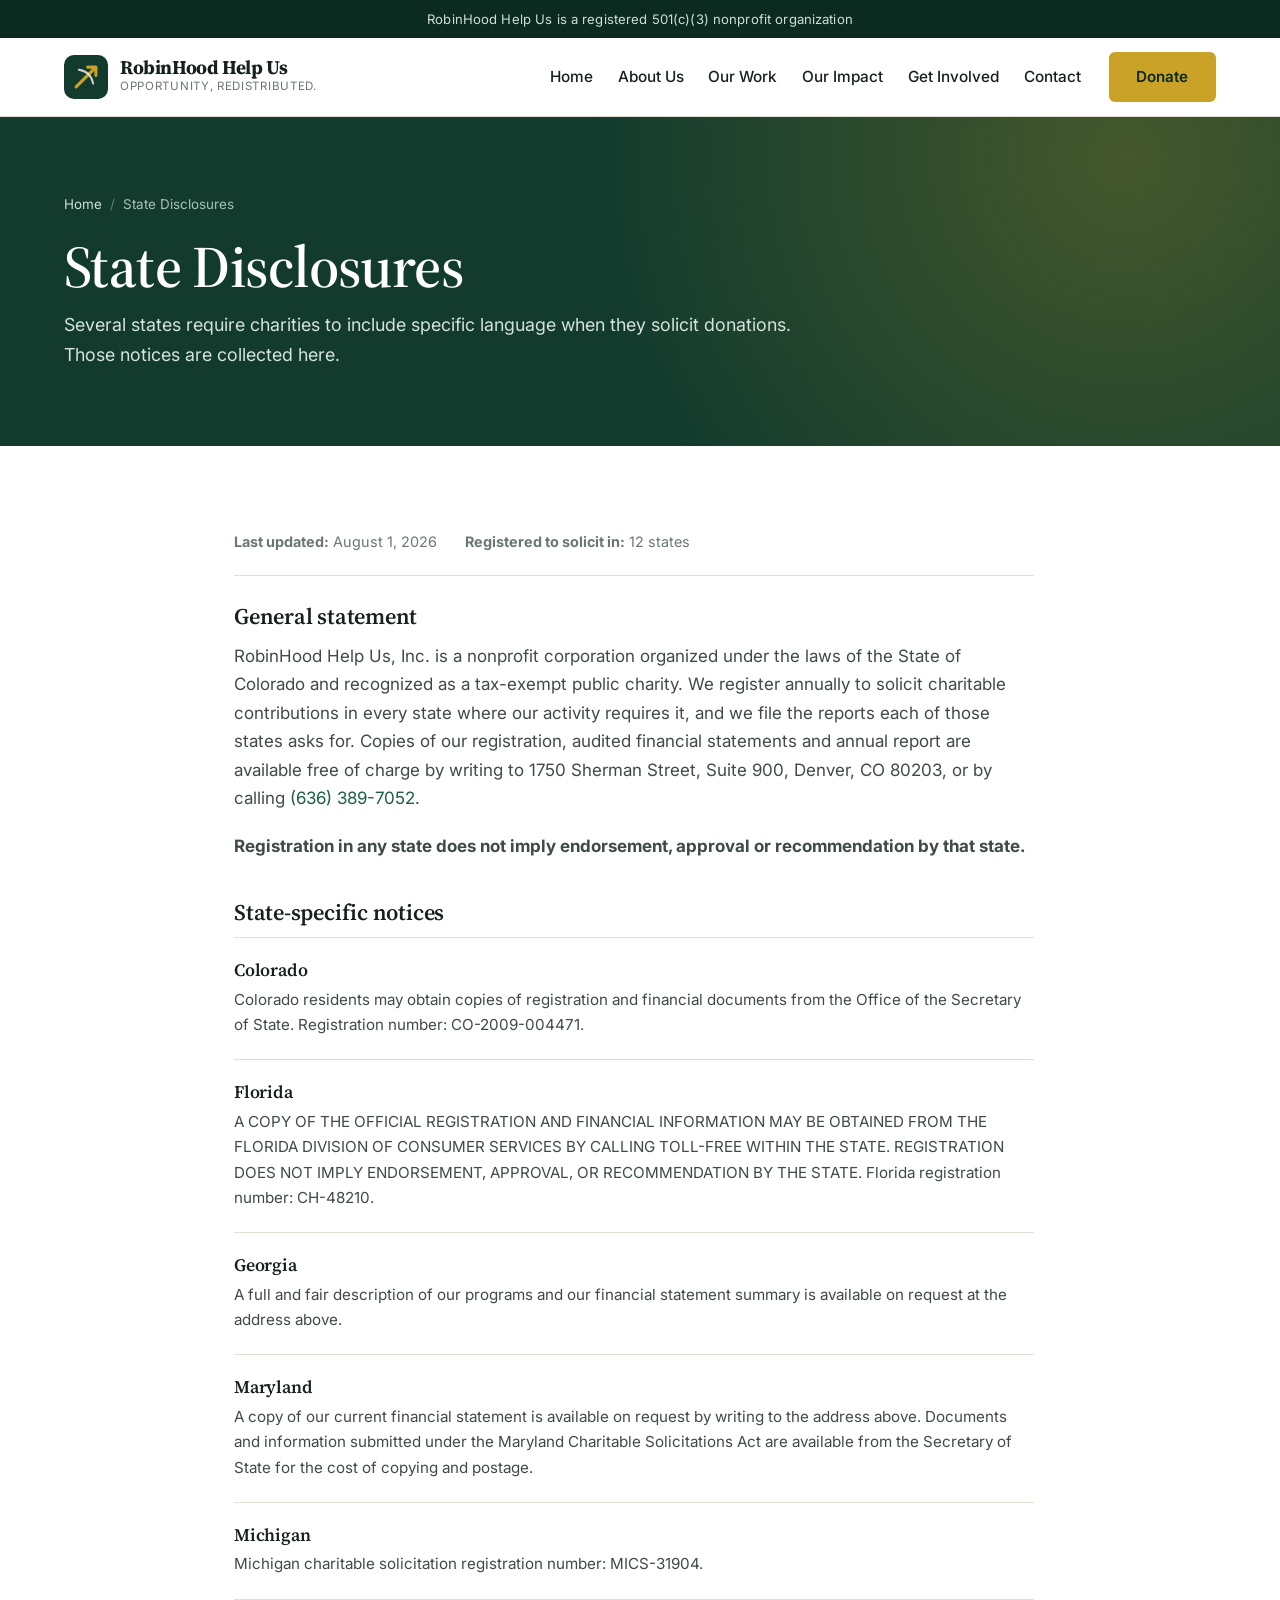
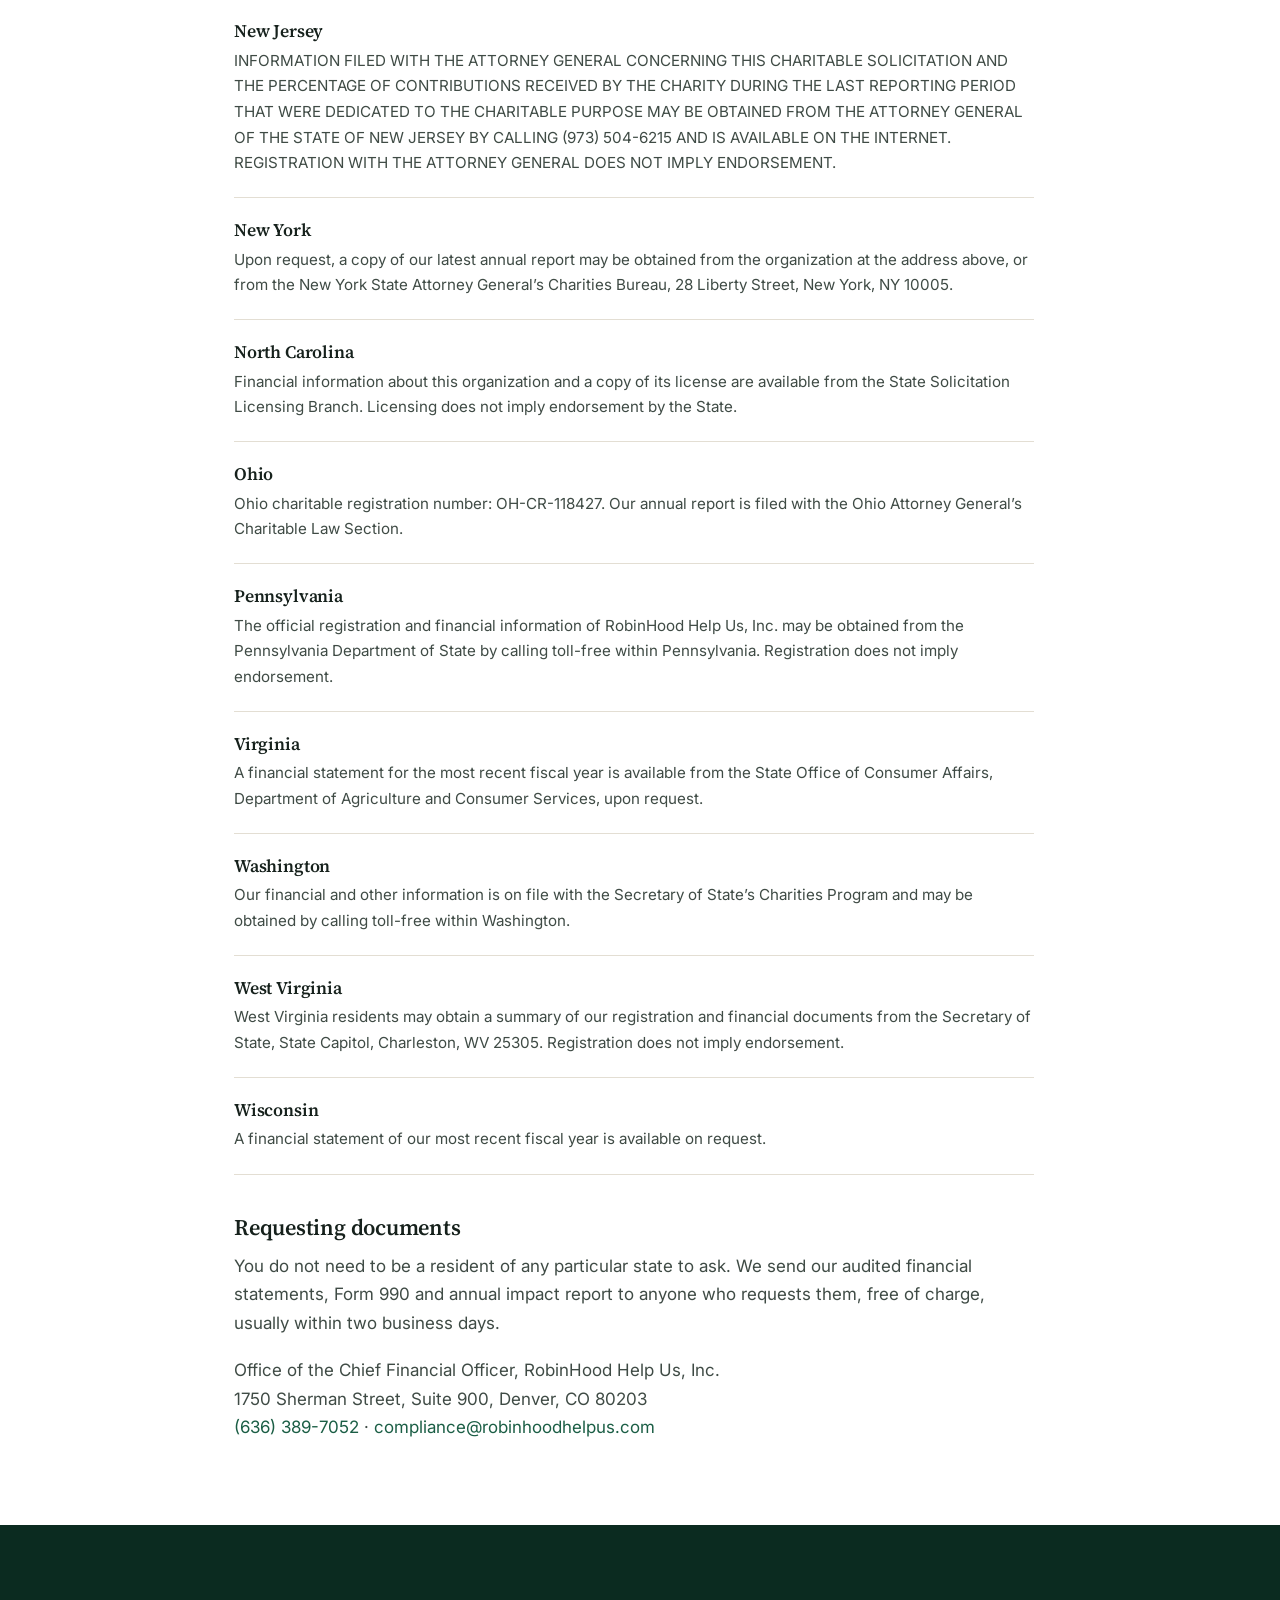
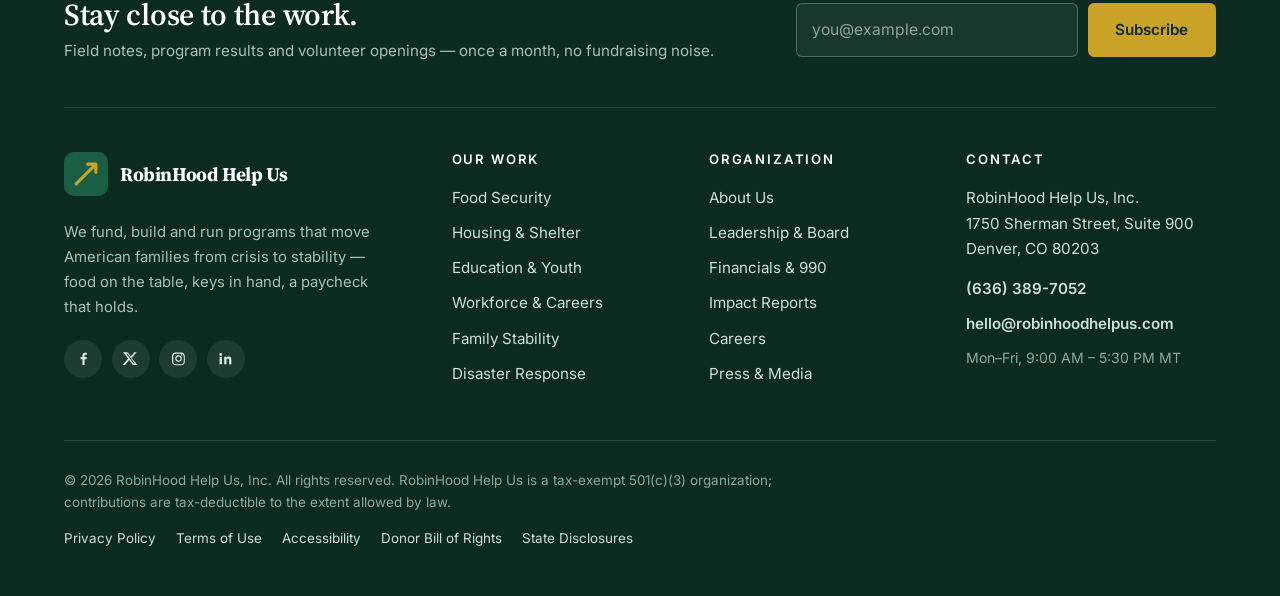
<file: state-disclosures.html>
<!DOCTYPE html>
<html lang="en">
<head>
<meta charset="utf-8">
<meta name="viewport" content="width=device-width, initial-scale=1">
<title>State Disclosures | RobinHood Help Us</title>
<meta name="description" content="State charitable solicitation registration and disclosure statements for RobinHood, including notices required in Florida, New York, Maryland, New Jersey and other states.">
<meta name="theme-color" content="#123b2e">
<link rel="preconnect" href="https://fonts.googleapis.com">
<link rel="preconnect" href="https://fonts.gstatic.com" crossorigin>
<link href="https://fonts.googleapis.com/css2?family=Inter:wght@400;500;600;700&family=Source+Serif+4:opsz,wght@8..60,400;8..60,600;8..60,700&display=swap" rel="stylesheet">
<link rel="stylesheet" href="assets/css/style.css">
<link rel="icon" href="data:image/svg+xml,<svg xmlns='http://www.w3.org/2000/svg' viewBox='0 0 32 32'><rect width='32' height='32' rx='7' fill='%23123b2e'/><path d='M9 23 23 9M23 9h-6M23 9v6' stroke='%23c9a227' stroke-width='2.4' fill='none' stroke-linecap='round' stroke-linejoin='round'/></svg>">
</head>
<body>
<a class="skip-link" href="#main">Skip to main content</a>

<div class="topbar">
  <div class="container topbar__inner">
    <p class="topbar__note">RobinHood Help Us is a registered 501(c)(3) nonprofit organization</p>
  </div>
</div>

<header class="site-header" id="siteHeader">
  <div class="container site-header__inner">
    <a class="brand" href="index.html" aria-label="RobinHood Help Us home">
      <span class="brand__mark" aria-hidden="true">
        <svg viewBox="0 0 40 40" role="img" focusable="false">
          <rect width="40" height="40" rx="9" fill="#123b2e"></rect>
          <path d="M11 29 29 11M29 11h-7.5M29 11v7.5" stroke="#c9a227" stroke-width="2.8" fill="none" stroke-linecap="round" stroke-linejoin="round"></path>
          <path d="M13.5 13.5c7 1 11.5 5.5 13 12.5" stroke="#f3efe6" stroke-width="1.8" fill="none" stroke-linecap="round" opacity=".85"></path>
        </svg>
      </span>
      <span class="brand__text">
        <span class="brand__name">RobinHood Help Us</span>
        <span class="brand__tag">Opportunity, redistributed.</span>
      </span>
    </a>

    <button class="nav-toggle" id="navToggle" aria-expanded="false" aria-controls="primaryNav">
      <span class="nav-toggle__bars" aria-hidden="true"><span></span><span></span><span></span></span>
      <span class="nav-toggle__label">Menu</span>
    </button>

    <nav class="nav" id="primaryNav" aria-label="Primary">
      <ul class="nav__list">
        <li><a href="index.html">Home</a></li>
        <li><a href="about.html">About Us</a></li>
        <li><a href="work.html">Our Work</a></li>
        <li><a href="impact.html">Our Impact</a></li>
        <li><a href="get-involved.html">Get Involved</a></li>
        <li><a href="contact.html">Contact</a></li>
      </ul>
      <a class="btn btn--gold nav__cta" href="donate.html">Donate</a>
    </nav>
  </div>
</header>

<main id="main">
<section class="page-hero">
  <div class="container">
    <div class="page-hero__inner">
      <ul class="breadcrumb">
        <li><a href="index.html">Home</a></li>
        <li>State Disclosures</li>
      </ul>
      <h1>State Disclosures</h1>
      <p>Several states require charities to include specific language when they solicit donations. Those notices are collected here.</p>
    </div>
  </div>
</section>

<section class="section">
  <div class="container container--narrow">
    <div class="legal">
      <div class="legal-meta">
        <span><strong>Last updated:</strong> August 1, 2026</span>
        <span><strong>Registered to solicit in:</strong> 12 states</span>
      </div>


      <div class="legal-section">
        <h2>General statement</h2>
        <p>RobinHood Help Us, Inc. is a nonprofit corporation organized under the laws of the State of Colorado and recognized as a tax-exempt public charity. We register annually to solicit charitable contributions in every state where our activity requires it, and we file the reports each of those states asks for. Copies of our registration, audited financial statements and annual report are available free of charge by writing to 1750 Sherman Street, Suite 900, Denver, CO 80203, or by calling <a href="tel:+16363897052">(636) 389-7052</a>.</p>
        <p><strong>Registration in any state does not imply endorsement, approval or recommendation by that state.</strong></p>
      </div>

      <div class="legal-section">
        <h2>State-specific notices</h2>

        <div class="state-block">
          <h3>Colorado</h3>
          <p>Colorado residents may obtain copies of registration and financial documents from the Office of the Secretary of State. Registration number: CO-2009-004471.</p>
        </div>

        <div class="state-block">
          <h3>Florida</h3>
          <p>A COPY OF THE OFFICIAL REGISTRATION AND FINANCIAL INFORMATION MAY BE OBTAINED FROM THE FLORIDA DIVISION OF CONSUMER SERVICES BY CALLING TOLL-FREE WITHIN THE STATE. REGISTRATION DOES NOT IMPLY ENDORSEMENT, APPROVAL, OR RECOMMENDATION BY THE STATE. Florida registration number: CH-48210.</p>
        </div>

        <div class="state-block">
          <h3>Georgia</h3>
          <p>A full and fair description of our programs and our financial statement summary is available on request at the address above.</p>
        </div>

        <div class="state-block">
          <h3>Maryland</h3>
          <p>A copy of our current financial statement is available on request by writing to the address above. Documents and information submitted under the Maryland Charitable Solicitations Act are available from the Secretary of State for the cost of copying and postage.</p>
        </div>

        <div class="state-block">
          <h3>Michigan</h3>
          <p>Michigan charitable solicitation registration number: MICS-31904.</p>
        </div>

        <div class="state-block">
          <h3>New Jersey</h3>
          <p>INFORMATION FILED WITH THE ATTORNEY GENERAL CONCERNING THIS CHARITABLE SOLICITATION AND THE PERCENTAGE OF CONTRIBUTIONS RECEIVED BY THE CHARITY DURING THE LAST REPORTING PERIOD THAT WERE DEDICATED TO THE CHARITABLE PURPOSE MAY BE OBTAINED FROM THE ATTORNEY GENERAL OF THE STATE OF NEW JERSEY BY CALLING (973) 504-6215 AND IS AVAILABLE ON THE INTERNET. REGISTRATION WITH THE ATTORNEY GENERAL DOES NOT IMPLY ENDORSEMENT.</p>
        </div>

        <div class="state-block">
          <h3>New York</h3>
          <p>Upon request, a copy of our latest annual report may be obtained from the organization at the address above, or from the New York State Attorney General&rsquo;s Charities Bureau, 28 Liberty Street, New York, NY 10005.</p>
        </div>

        <div class="state-block">
          <h3>North Carolina</h3>
          <p>Financial information about this organization and a copy of its license are available from the State Solicitation Licensing Branch. Licensing does not imply endorsement by the State.</p>
        </div>

        <div class="state-block">
          <h3>Ohio</h3>
          <p>Ohio charitable registration number: OH-CR-118427. Our annual report is filed with the Ohio Attorney General&rsquo;s Charitable Law Section.</p>
        </div>

        <div class="state-block">
          <h3>Pennsylvania</h3>
          <p>The official registration and financial information of RobinHood Help Us, Inc. may be obtained from the Pennsylvania Department of State by calling toll-free within Pennsylvania. Registration does not imply endorsement.</p>
        </div>

        <div class="state-block">
          <h3>Virginia</h3>
          <p>A financial statement for the most recent fiscal year is available from the State Office of Consumer Affairs, Department of Agriculture and Consumer Services, upon request.</p>
        </div>

        <div class="state-block">
          <h3>Washington</h3>
          <p>Our financial and other information is on file with the Secretary of State&rsquo;s Charities Program and may be obtained by calling toll-free within Washington.</p>
        </div>

        <div class="state-block">
          <h3>West Virginia</h3>
          <p>West Virginia residents may obtain a summary of our registration and financial documents from the Secretary of State, State Capitol, Charleston, WV 25305. Registration does not imply endorsement.</p>
        </div>

        <div class="state-block">
          <h3>Wisconsin</h3>
          <p>A financial statement of our most recent fiscal year is available on request.</p>
        </div>
      </div>

      <div class="legal-section">
        <h2>Requesting documents</h2>
        <p>You do not need to be a resident of any particular state to ask. We send our audited financial statements, Form 990 and annual impact report to anyone who requests them, free of charge, usually within two business days.</p>
        <p>
          Office of the Chief Financial Officer, RobinHood Help Us, Inc.<br>
          1750 Sherman Street, Suite 900, Denver, CO 80203<br>
          <a href="tel:+16363897052">(636) 389-7052</a> &middot; <a href="mailto:compliance@robinhoodhelpus.com">compliance@robinhoodhelpus.com</a>
        </p>
      </div>
    </div>
  </div>
</section>
</main>

<footer class="site-footer">
  <div class="container">
    <div class="footer-cta">
      <div class="footer-cta__text">
        <h2>Stay close to the work.</h2>
        <p>Field notes, program results and volunteer openings &mdash; once a month, no fundraising noise.</p>
      </div>
      <form class="footer-cta__form js-demo-form" novalidate data-success="Thank you — you are subscribed to our monthly field notes.">
        <label class="sr-only" for="newsletterEmail">Email address</label>
        <input type="email" id="newsletterEmail" name="email" placeholder="you@example.com" required>
        <button class="btn btn--gold" type="submit">Subscribe</button>
        <p class="form-note js-form-status" role="status"></p>
      </form>
    </div>

    <div class="footer-grid">
      <div class="footer-col footer-col--brand">
        <a class="brand brand--footer" href="index.html" aria-label="RobinHood Help Us home">
          <span class="brand__mark" aria-hidden="true">
            <svg viewBox="0 0 40 40" role="img" focusable="false">
              <rect width="40" height="40" rx="9" fill="#1b5e45"></rect>
              <path d="M11 29 29 11M29 11h-7.5M29 11v7.5" stroke="#c9a227" stroke-width="2.8" fill="none" stroke-linecap="round" stroke-linejoin="round"></path>
            </svg>
          </span>
          <span class="brand__text"><span class="brand__name">RobinHood Help Us</span></span>
        </a>
        <p class="footer-col__blurb">We fund, build and run programs that move American families from crisis to stability &mdash; food on the table, keys in hand, a paycheck that holds.</p>
        <ul class="social" aria-label="Social media">
          <li><a href="#" aria-label="RobinHood Help Us on Facebook"><svg viewBox="0 0 24 24" aria-hidden="true"><path d="M13.5 21v-8h2.7l.4-3h-3.1V8.1c0-.9.3-1.5 1.5-1.5H16.7V4a20 20 0 0 0-2.3-.1c-2.3 0-3.9 1.4-3.9 4V10H7.8v3h2.7v8z"/></svg></a></li>
          <li><a href="#" aria-label="RobinHood Help Us on X"><svg viewBox="0 0 24 24" aria-hidden="true"><path d="M17.3 3h3.3l-7.2 8.3L22 21h-6.6l-5.2-6.8L4.3 21H1l7.7-8.9L1.4 3H8l4.7 6.2zm-1.2 16h1.8L7.9 4.8H6z"/></svg></a></li>
          <li><a href="#" aria-label="RobinHood Help Us on Instagram"><svg viewBox="0 0 24 24" aria-hidden="true"><path d="M12 7.4A4.6 4.6 0 1 0 16.6 12 4.6 4.6 0 0 0 12 7.4m0 7.6A3 3 0 1 1 15 12a3 3 0 0 1-3 3m5.8-7.8a1.1 1.1 0 1 1-1.1-1.1 1.1 1.1 0 0 1 1.1 1.1M20.9 8.9a5.3 5.3 0 0 0-1.5-3.8 5.4 5.4 0 0 0-3.8-1.4c-1.5-.1-6-.1-7.5 0A5.4 5.4 0 0 0 4.3 5a5.3 5.3 0 0 0-1.4 3.8c-.1 1.5-.1 6 0 7.5a5.3 5.3 0 0 0 1.4 3.8 5.4 5.4 0 0 0 3.8 1.5c1.5.1 6 .1 7.5 0a5.3 5.3 0 0 0 3.8-1.5 5.4 5.4 0 0 0 1.5-3.8c.1-1.5.1-6 0-7.4m-1.9 9a3 3 0 0 1-1.7 1.7c-1.2.5-4 .4-5.3.4s-4.1.1-5.3-.4A3 3 0 0 1 5 17.9c-.5-1.2-.4-4-.4-5.3S4.5 8.5 5 7.3a3 3 0 0 1 1.7-1.7c1.2-.5 4-.4 5.3-.4s4.1-.1 5.3.4A3 3 0 0 1 19 7.3c.5 1.2.4 4 .4 5.3s.1 4.1-.4 5.3"/></svg></a></li>
          <li><a href="#" aria-label="RobinHood Help Us on LinkedIn"><svg viewBox="0 0 24 24" aria-hidden="true"><path d="M6.9 20H3.7V9.5h3.2zM5.3 8.1a1.9 1.9 0 1 1 1.9-1.9 1.9 1.9 0 0 1-1.9 1.9M20.3 20h-3.2v-5.1c0-1.2 0-2.8-1.7-2.8s-2 1.3-2 2.7V20H10.2V9.5h3.1V11a3.4 3.4 0 0 1 3.1-1.7c3.3 0 3.9 2.2 3.9 5z"/></svg></a></li>
        </ul>
      </div>

      <div class="footer-col">
        <h3>Our Work</h3>
        <ul>
          <li><a href="work.html#food">Food Security</a></li>
          <li><a href="work.html#housing">Housing &amp; Shelter</a></li>
          <li><a href="work.html#education">Education &amp; Youth</a></li>
          <li><a href="work.html#workforce">Workforce &amp; Careers</a></li>
          <li><a href="work.html#family">Family Stability</a></li>
          <li><a href="work.html#disaster">Disaster Response</a></li>
        </ul>
      </div>

      <div class="footer-col">
        <h3>Organization</h3>
        <ul>
          <li><a href="about.html">About Us</a></li>
          <li><a href="about.html#leadership">Leadership &amp; Board</a></li>
          <li><a href="about.html#financials">Financials &amp; 990</a></li>
          <li><a href="impact.html">Impact Reports</a></li>
          <li><a href="get-involved.html#careers">Careers</a></li>
          <li><a href="contact.html#press">Press &amp; Media</a></li>
        </ul>
      </div>

      <div class="footer-col">
        <h3>Contact</h3>
        <address>
          RobinHood Help Us, Inc.<br>
          1750 Sherman Street, Suite 900<br>
          Denver, CO 80203
        </address>
        <ul class="footer-contact">
          <li><a href="tel:+16363897052">(636) 389-7052</a></li>
          <li><a href="mailto:hello@robinhoodhelpus.com">hello@robinhoodhelpus.com</a></li>
        </ul>
        <p class="footer-hours">Mon&ndash;Fri, 9:00 AM &ndash; 5:30 PM MT</p>
      </div>
    </div>

    <div class="footer-legal">
      <p>&copy; <span class="js-year">2026</span> RobinHood Help Us, Inc. All rights reserved. RobinHood Help Us is a tax-exempt 501(c)(3) organization; contributions are tax-deductible to the extent allowed by law.</p>
      <ul>
        <li><a href="privacy.html">Privacy Policy</a></li>
        <li><a href="terms.html">Terms of Use</a></li>
        <li><a href="accessibility.html">Accessibility</a></li>
        <li><a href="donor-rights.html">Donor Bill of Rights</a></li>
        <li><a href="state-disclosures.html">State Disclosures</a></li>
      </ul>
    </div>
  </div>
</footer>

<script src="assets/js/main.js"></script>
</body>
</html>
</file>
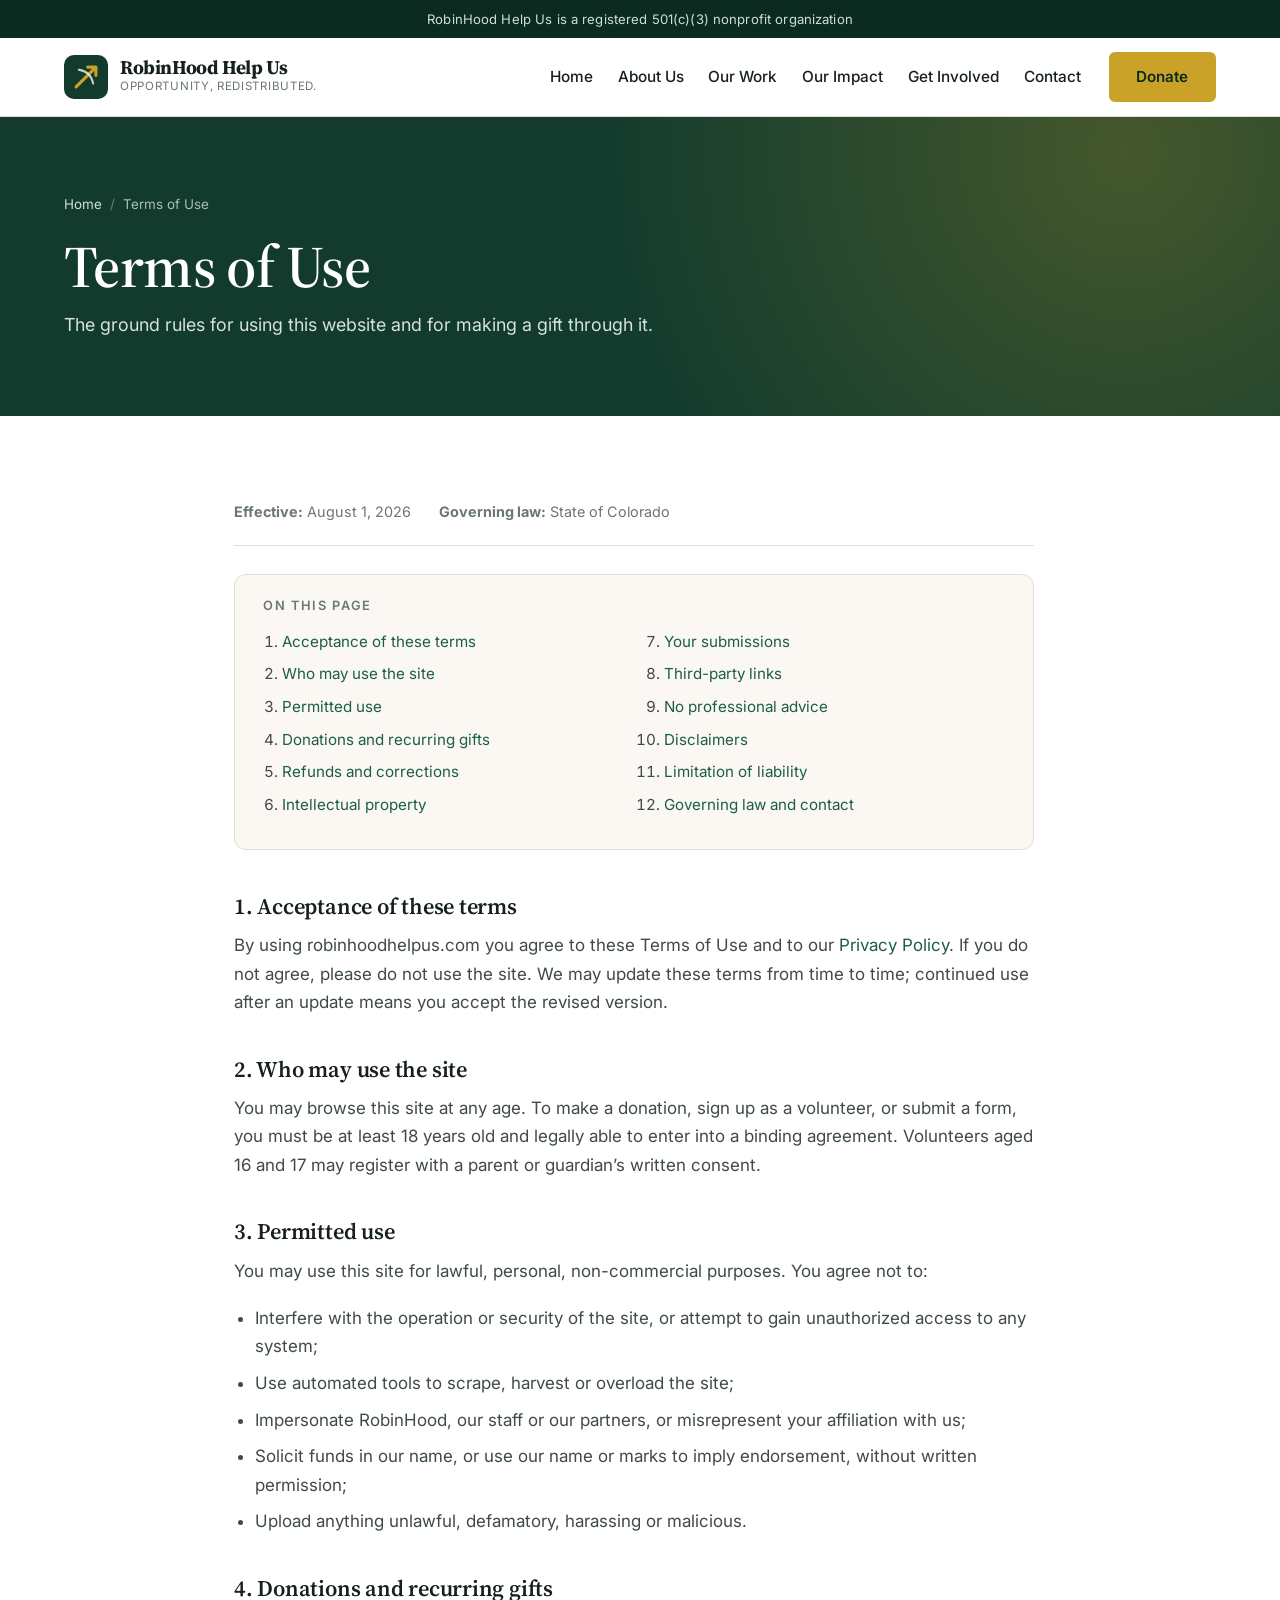
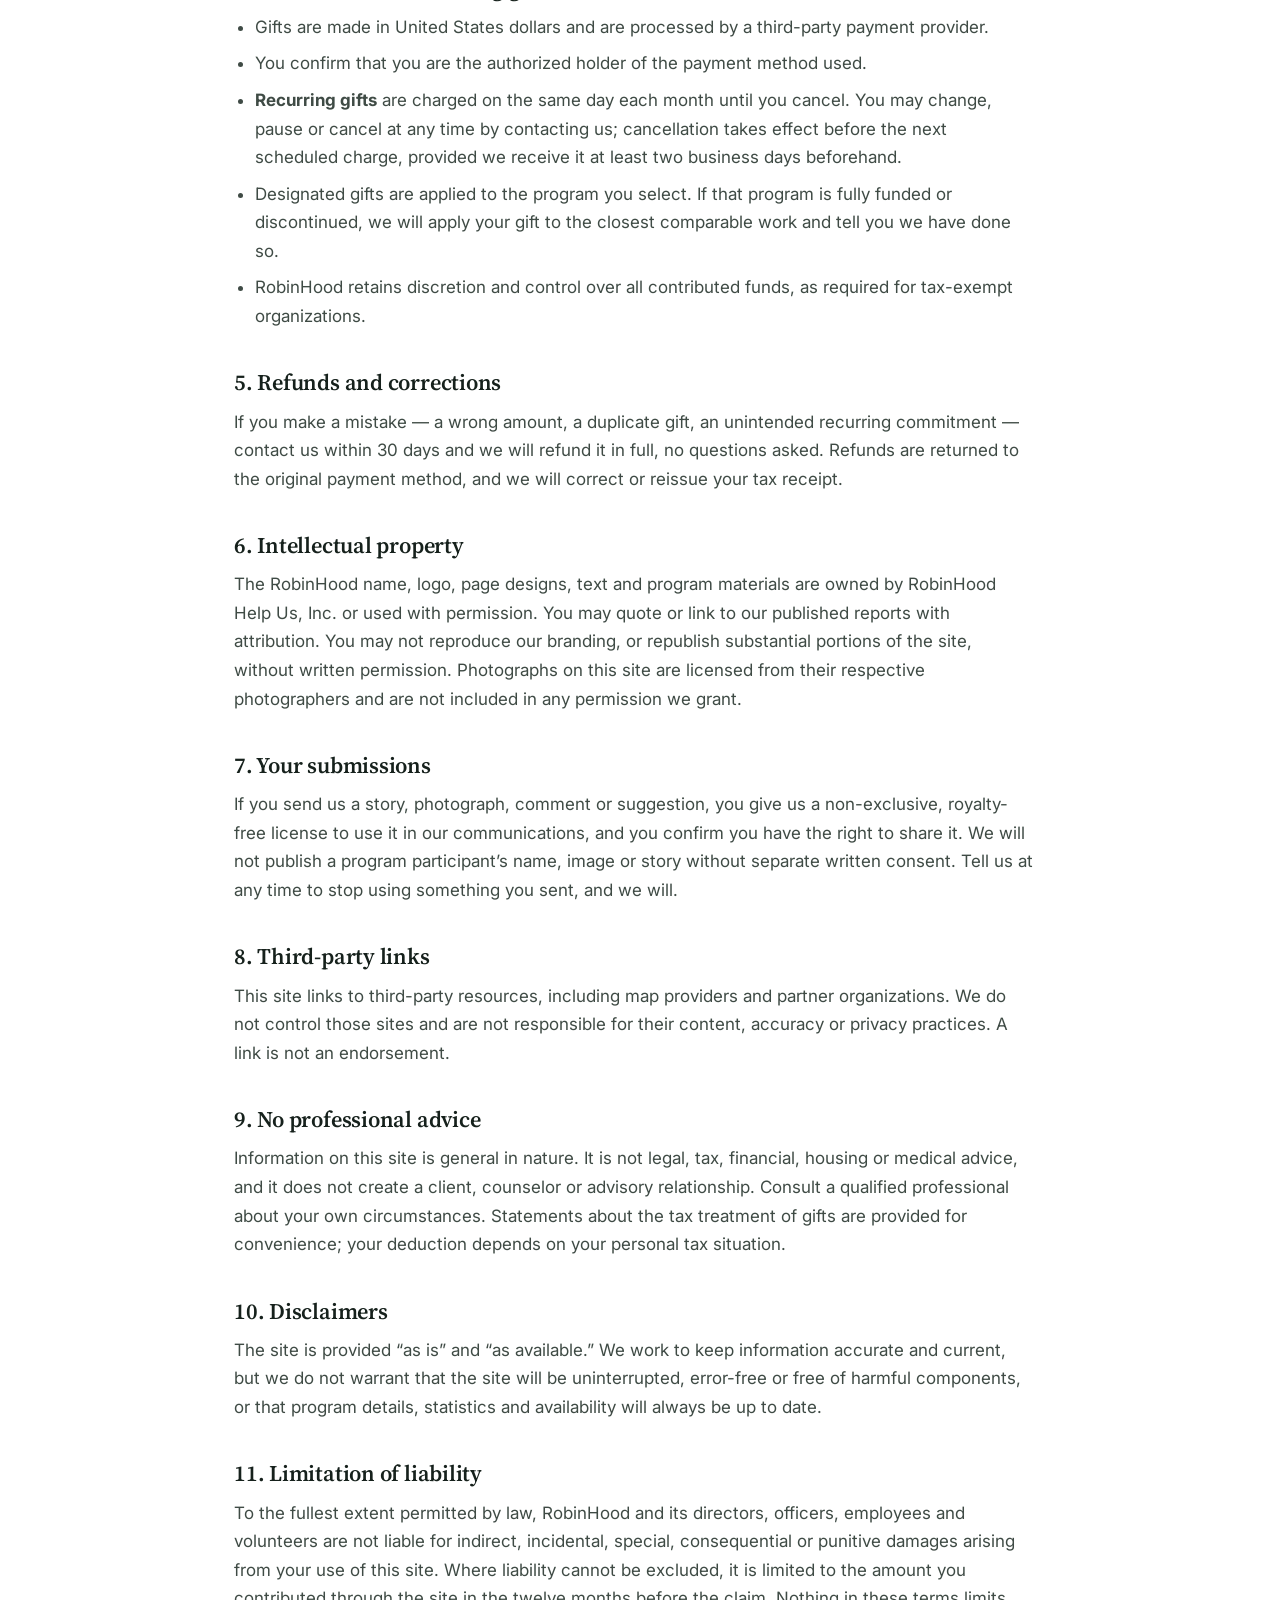
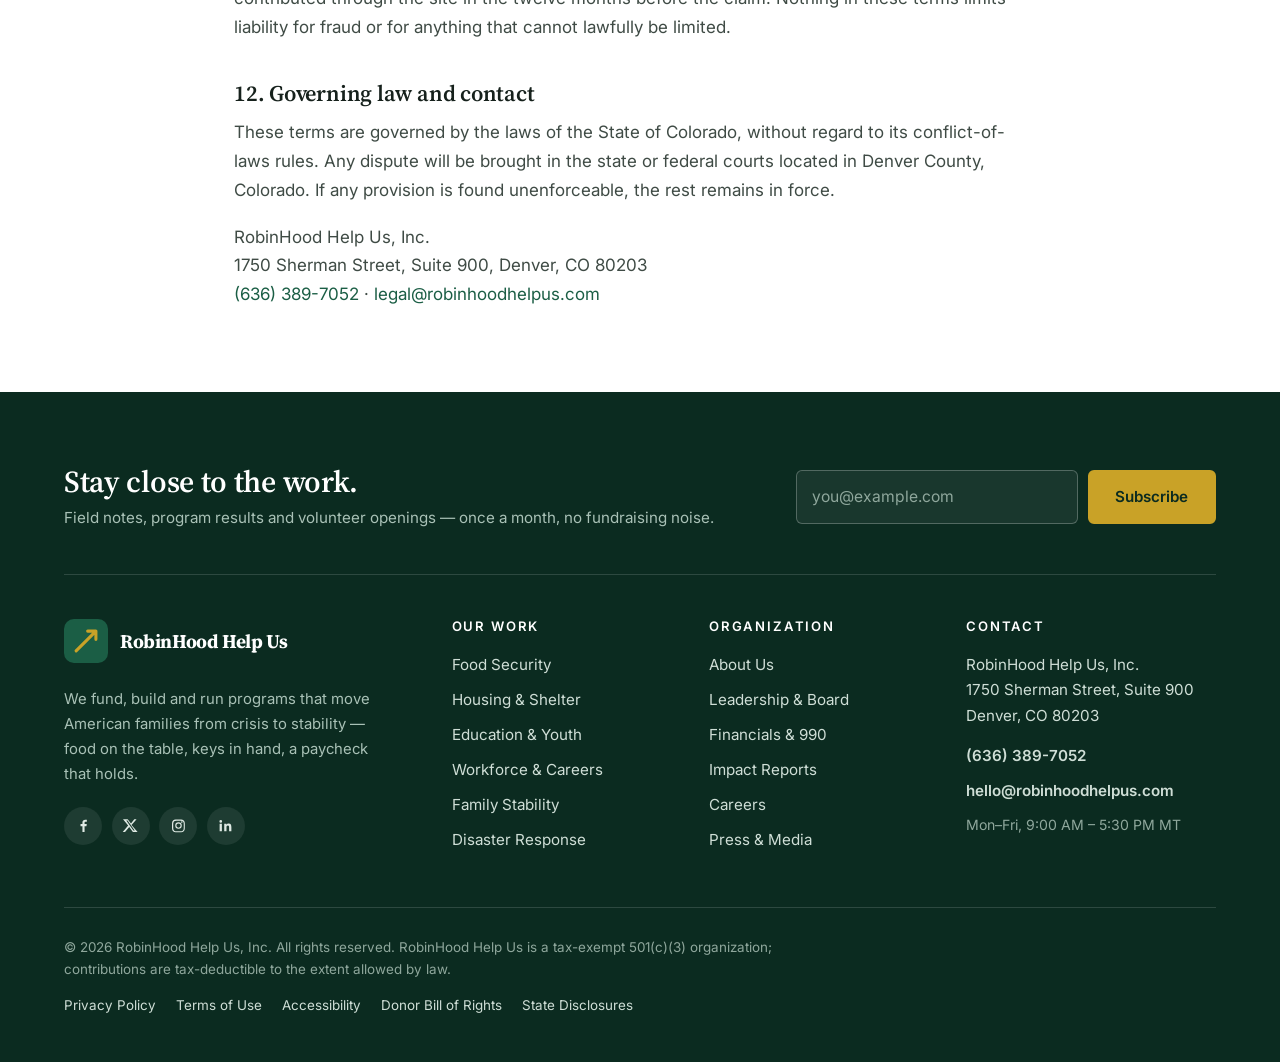
<file: terms.html>
<!DOCTYPE html>
<html lang="en">
<head>
<meta charset="utf-8">
<meta name="viewport" content="width=device-width, initial-scale=1">
<title>Terms of Use | RobinHood Help Us</title>
<meta name="description" content="The terms that govern your use of the RobinHood website, including donation terms, recurring gifts, intellectual property and limitations of liability.">
<meta name="theme-color" content="#123b2e">
<link rel="preconnect" href="https://fonts.googleapis.com">
<link rel="preconnect" href="https://fonts.gstatic.com" crossorigin>
<link href="https://fonts.googleapis.com/css2?family=Inter:wght@400;500;600;700&family=Source+Serif+4:opsz,wght@8..60,400;8..60,600;8..60,700&display=swap" rel="stylesheet">
<link rel="stylesheet" href="assets/css/style.css">
<link rel="icon" href="data:image/svg+xml,<svg xmlns='http://www.w3.org/2000/svg' viewBox='0 0 32 32'><rect width='32' height='32' rx='7' fill='%23123b2e'/><path d='M9 23 23 9M23 9h-6M23 9v6' stroke='%23c9a227' stroke-width='2.4' fill='none' stroke-linecap='round' stroke-linejoin='round'/></svg>">
</head>
<body>
<a class="skip-link" href="#main">Skip to main content</a>

<div class="topbar">
  <div class="container topbar__inner">
    <p class="topbar__note">RobinHood Help Us is a registered 501(c)(3) nonprofit organization</p>
  </div>
</div>

<header class="site-header" id="siteHeader">
  <div class="container site-header__inner">
    <a class="brand" href="index.html" aria-label="RobinHood Help Us home">
      <span class="brand__mark" aria-hidden="true">
        <svg viewBox="0 0 40 40" role="img" focusable="false">
          <rect width="40" height="40" rx="9" fill="#123b2e"></rect>
          <path d="M11 29 29 11M29 11h-7.5M29 11v7.5" stroke="#c9a227" stroke-width="2.8" fill="none" stroke-linecap="round" stroke-linejoin="round"></path>
          <path d="M13.5 13.5c7 1 11.5 5.5 13 12.5" stroke="#f3efe6" stroke-width="1.8" fill="none" stroke-linecap="round" opacity=".85"></path>
        </svg>
      </span>
      <span class="brand__text">
        <span class="brand__name">RobinHood Help Us</span>
        <span class="brand__tag">Opportunity, redistributed.</span>
      </span>
    </a>

    <button class="nav-toggle" id="navToggle" aria-expanded="false" aria-controls="primaryNav">
      <span class="nav-toggle__bars" aria-hidden="true"><span></span><span></span><span></span></span>
      <span class="nav-toggle__label">Menu</span>
    </button>

    <nav class="nav" id="primaryNav" aria-label="Primary">
      <ul class="nav__list">
        <li><a href="index.html">Home</a></li>
        <li><a href="about.html">About Us</a></li>
        <li><a href="work.html">Our Work</a></li>
        <li><a href="impact.html">Our Impact</a></li>
        <li><a href="get-involved.html">Get Involved</a></li>
        <li><a href="contact.html">Contact</a></li>
      </ul>
      <a class="btn btn--gold nav__cta" href="donate.html">Donate</a>
    </nav>
  </div>
</header>

<main id="main">
<section class="page-hero">
  <div class="container">
    <div class="page-hero__inner">
      <ul class="breadcrumb">
        <li><a href="index.html">Home</a></li>
        <li>Terms of Use</li>
      </ul>
      <h1>Terms of Use</h1>
      <p>The ground rules for using this website and for making a gift through it.</p>
    </div>
  </div>
</section>

<section class="section">
  <div class="container container--narrow">
    <div class="legal">
      <div class="legal-meta">
        <span><strong>Effective:</strong> August 1, 2026</span>
        <span><strong>Governing law:</strong> State of Colorado</span>
      </div>


      <div class="legal-toc">
        <h2>On this page</h2>
        <ol>
          <li><a href="#t1">Acceptance of these terms</a></li>
          <li><a href="#t2">Who may use the site</a></li>
          <li><a href="#t3">Permitted use</a></li>
          <li><a href="#t4">Donations and recurring gifts</a></li>
          <li><a href="#t5">Refunds and corrections</a></li>
          <li><a href="#t6">Intellectual property</a></li>
          <li><a href="#t7">Your submissions</a></li>
          <li><a href="#t8">Third-party links</a></li>
          <li><a href="#t9">No professional advice</a></li>
          <li><a href="#t10">Disclaimers</a></li>
          <li><a href="#t11">Limitation of liability</a></li>
          <li><a href="#t12">Governing law and contact</a></li>
        </ol>
      </div>

      <div class="legal-section" id="t1">
        <h2>1. Acceptance of these terms</h2>
        <p>By using robinhoodhelpus.com you agree to these Terms of Use and to our <a href="privacy.html">Privacy Policy</a>. If you do not agree, please do not use the site. We may update these terms from time to time; continued use after an update means you accept the revised version.</p>
      </div>

      <div class="legal-section" id="t2">
        <h2>2. Who may use the site</h2>
        <p>You may browse this site at any age. To make a donation, sign up as a volunteer, or submit a form, you must be at least 18 years old and legally able to enter into a binding agreement. Volunteers aged 16 and 17 may register with a parent or guardian&rsquo;s written consent.</p>
      </div>

      <div class="legal-section" id="t3">
        <h2>3. Permitted use</h2>
        <p>You may use this site for lawful, personal, non-commercial purposes. You agree not to:</p>
        <ul>
          <li>Interfere with the operation or security of the site, or attempt to gain unauthorized access to any system;</li>
          <li>Use automated tools to scrape, harvest or overload the site;</li>
          <li>Impersonate RobinHood, our staff or our partners, or misrepresent your affiliation with us;</li>
          <li>Solicit funds in our name, or use our name or marks to imply endorsement, without written permission;</li>
          <li>Upload anything unlawful, defamatory, harassing or malicious.</li>
        </ul>
      </div>

      <div class="legal-section" id="t4">
        <h2>4. Donations and recurring gifts</h2>
        <ul>
          <li>Gifts are made in United States dollars and are processed by a third-party payment provider.</li>
          <li>You confirm that you are the authorized holder of the payment method used.</li>
          <li><strong>Recurring gifts</strong> are charged on the same day each month until you cancel. You may change, pause or cancel at any time by contacting us; cancellation takes effect before the next scheduled charge, provided we receive it at least two business days beforehand.</li>
          <li>Designated gifts are applied to the program you select. If that program is fully funded or discontinued, we will apply your gift to the closest comparable work and tell you we have done so.</li>
          <li>RobinHood retains discretion and control over all contributed funds, as required for tax-exempt organizations.</li>
        </ul>
      </div>

      <div class="legal-section" id="t5">
        <h2>5. Refunds and corrections</h2>
        <p>If you make a mistake &mdash; a wrong amount, a duplicate gift, an unintended recurring commitment &mdash; contact us within 30 days and we will refund it in full, no questions asked. Refunds are returned to the original payment method, and we will correct or reissue your tax receipt.</p>
      </div>

      <div class="legal-section" id="t6">
        <h2>6. Intellectual property</h2>
        <p>The RobinHood name, logo, page designs, text and program materials are owned by RobinHood Help Us, Inc. or used with permission. You may quote or link to our published reports with attribution. You may not reproduce our branding, or republish substantial portions of the site, without written permission. Photographs on this site are licensed from their respective photographers and are not included in any permission we grant.</p>
      </div>

      <div class="legal-section" id="t7">
        <h2>7. Your submissions</h2>
        <p>If you send us a story, photograph, comment or suggestion, you give us a non-exclusive, royalty-free license to use it in our communications, and you confirm you have the right to share it. We will not publish a program participant&rsquo;s name, image or story without separate written consent. Tell us at any time to stop using something you sent, and we will.</p>
      </div>

      <div class="legal-section" id="t8">
        <h2>8. Third-party links</h2>
        <p>This site links to third-party resources, including map providers and partner organizations. We do not control those sites and are not responsible for their content, accuracy or privacy practices. A link is not an endorsement.</p>
      </div>

      <div class="legal-section" id="t9">
        <h2>9. No professional advice</h2>
        <p>Information on this site is general in nature. It is not legal, tax, financial, housing or medical advice, and it does not create a client, counselor or advisory relationship. Consult a qualified professional about your own circumstances. Statements about the tax treatment of gifts are provided for convenience; your deduction depends on your personal tax situation.</p>
      </div>

      <div class="legal-section" id="t10">
        <h2>10. Disclaimers</h2>
        <p>The site is provided &ldquo;as is&rdquo; and &ldquo;as available.&rdquo; We work to keep information accurate and current, but we do not warrant that the site will be uninterrupted, error-free or free of harmful components, or that program details, statistics and availability will always be up to date.</p>
      </div>

      <div class="legal-section" id="t11">
        <h2>11. Limitation of liability</h2>
        <p>To the fullest extent permitted by law, RobinHood and its directors, officers, employees and volunteers are not liable for indirect, incidental, special, consequential or punitive damages arising from your use of this site. Where liability cannot be excluded, it is limited to the amount you contributed through the site in the twelve months before the claim. Nothing in these terms limits liability for fraud or for anything that cannot lawfully be limited.</p>
      </div>

      <div class="legal-section" id="t12">
        <h2>12. Governing law and contact</h2>
        <p>These terms are governed by the laws of the State of Colorado, without regard to its conflict-of-laws rules. Any dispute will be brought in the state or federal courts located in Denver County, Colorado. If any provision is found unenforceable, the rest remains in force.</p>
        <p>
          RobinHood Help Us, Inc.<br>
          1750 Sherman Street, Suite 900, Denver, CO 80203<br>
          <a href="tel:+16363897052">(636) 389-7052</a> &middot; <a href="mailto:legal@robinhoodhelpus.com">legal@robinhoodhelpus.com</a>
        </p>
      </div>
    </div>
  </div>
</section>
</main>

<footer class="site-footer">
  <div class="container">
    <div class="footer-cta">
      <div class="footer-cta__text">
        <h2>Stay close to the work.</h2>
        <p>Field notes, program results and volunteer openings &mdash; once a month, no fundraising noise.</p>
      </div>
      <form class="footer-cta__form js-demo-form" novalidate data-success="Thank you — you are subscribed to our monthly field notes.">
        <label class="sr-only" for="newsletterEmail">Email address</label>
        <input type="email" id="newsletterEmail" name="email" placeholder="you@example.com" required>
        <button class="btn btn--gold" type="submit">Subscribe</button>
        <p class="form-note js-form-status" role="status"></p>
      </form>
    </div>

    <div class="footer-grid">
      <div class="footer-col footer-col--brand">
        <a class="brand brand--footer" href="index.html" aria-label="RobinHood Help Us home">
          <span class="brand__mark" aria-hidden="true">
            <svg viewBox="0 0 40 40" role="img" focusable="false">
              <rect width="40" height="40" rx="9" fill="#1b5e45"></rect>
              <path d="M11 29 29 11M29 11h-7.5M29 11v7.5" stroke="#c9a227" stroke-width="2.8" fill="none" stroke-linecap="round" stroke-linejoin="round"></path>
            </svg>
          </span>
          <span class="brand__text"><span class="brand__name">RobinHood Help Us</span></span>
        </a>
        <p class="footer-col__blurb">We fund, build and run programs that move American families from crisis to stability &mdash; food on the table, keys in hand, a paycheck that holds.</p>
        <ul class="social" aria-label="Social media">
          <li><a href="#" aria-label="RobinHood Help Us on Facebook"><svg viewBox="0 0 24 24" aria-hidden="true"><path d="M13.5 21v-8h2.7l.4-3h-3.1V8.1c0-.9.3-1.5 1.5-1.5H16.7V4a20 20 0 0 0-2.3-.1c-2.3 0-3.9 1.4-3.9 4V10H7.8v3h2.7v8z"/></svg></a></li>
          <li><a href="#" aria-label="RobinHood Help Us on X"><svg viewBox="0 0 24 24" aria-hidden="true"><path d="M17.3 3h3.3l-7.2 8.3L22 21h-6.6l-5.2-6.8L4.3 21H1l7.7-8.9L1.4 3H8l4.7 6.2zm-1.2 16h1.8L7.9 4.8H6z"/></svg></a></li>
          <li><a href="#" aria-label="RobinHood Help Us on Instagram"><svg viewBox="0 0 24 24" aria-hidden="true"><path d="M12 7.4A4.6 4.6 0 1 0 16.6 12 4.6 4.6 0 0 0 12 7.4m0 7.6A3 3 0 1 1 15 12a3 3 0 0 1-3 3m5.8-7.8a1.1 1.1 0 1 1-1.1-1.1 1.1 1.1 0 0 1 1.1 1.1M20.9 8.9a5.3 5.3 0 0 0-1.5-3.8 5.4 5.4 0 0 0-3.8-1.4c-1.5-.1-6-.1-7.5 0A5.4 5.4 0 0 0 4.3 5a5.3 5.3 0 0 0-1.4 3.8c-.1 1.5-.1 6 0 7.5a5.3 5.3 0 0 0 1.4 3.8 5.4 5.4 0 0 0 3.8 1.5c1.5.1 6 .1 7.5 0a5.3 5.3 0 0 0 3.8-1.5 5.4 5.4 0 0 0 1.5-3.8c.1-1.5.1-6 0-7.4m-1.9 9a3 3 0 0 1-1.7 1.7c-1.2.5-4 .4-5.3.4s-4.1.1-5.3-.4A3 3 0 0 1 5 17.9c-.5-1.2-.4-4-.4-5.3S4.5 8.5 5 7.3a3 3 0 0 1 1.7-1.7c1.2-.5 4-.4 5.3-.4s4.1-.1 5.3.4A3 3 0 0 1 19 7.3c.5 1.2.4 4 .4 5.3s.1 4.1-.4 5.3"/></svg></a></li>
          <li><a href="#" aria-label="RobinHood Help Us on LinkedIn"><svg viewBox="0 0 24 24" aria-hidden="true"><path d="M6.9 20H3.7V9.5h3.2zM5.3 8.1a1.9 1.9 0 1 1 1.9-1.9 1.9 1.9 0 0 1-1.9 1.9M20.3 20h-3.2v-5.1c0-1.2 0-2.8-1.7-2.8s-2 1.3-2 2.7V20H10.2V9.5h3.1V11a3.4 3.4 0 0 1 3.1-1.7c3.3 0 3.9 2.2 3.9 5z"/></svg></a></li>
        </ul>
      </div>

      <div class="footer-col">
        <h3>Our Work</h3>
        <ul>
          <li><a href="work.html#food">Food Security</a></li>
          <li><a href="work.html#housing">Housing &amp; Shelter</a></li>
          <li><a href="work.html#education">Education &amp; Youth</a></li>
          <li><a href="work.html#workforce">Workforce &amp; Careers</a></li>
          <li><a href="work.html#family">Family Stability</a></li>
          <li><a href="work.html#disaster">Disaster Response</a></li>
        </ul>
      </div>

      <div class="footer-col">
        <h3>Organization</h3>
        <ul>
          <li><a href="about.html">About Us</a></li>
          <li><a href="about.html#leadership">Leadership &amp; Board</a></li>
          <li><a href="about.html#financials">Financials &amp; 990</a></li>
          <li><a href="impact.html">Impact Reports</a></li>
          <li><a href="get-involved.html#careers">Careers</a></li>
          <li><a href="contact.html#press">Press &amp; Media</a></li>
        </ul>
      </div>

      <div class="footer-col">
        <h3>Contact</h3>
        <address>
          RobinHood Help Us, Inc.<br>
          1750 Sherman Street, Suite 900<br>
          Denver, CO 80203
        </address>
        <ul class="footer-contact">
          <li><a href="tel:+16363897052">(636) 389-7052</a></li>
          <li><a href="mailto:hello@robinhoodhelpus.com">hello@robinhoodhelpus.com</a></li>
        </ul>
        <p class="footer-hours">Mon&ndash;Fri, 9:00 AM &ndash; 5:30 PM MT</p>
      </div>
    </div>

    <div class="footer-legal">
      <p>&copy; <span class="js-year">2026</span> RobinHood Help Us, Inc. All rights reserved. RobinHood Help Us is a tax-exempt 501(c)(3) organization; contributions are tax-deductible to the extent allowed by law.</p>
      <ul>
        <li><a href="privacy.html">Privacy Policy</a></li>
        <li><a href="terms.html">Terms of Use</a></li>
        <li><a href="accessibility.html">Accessibility</a></li>
        <li><a href="donor-rights.html">Donor Bill of Rights</a></li>
        <li><a href="state-disclosures.html">State Disclosures</a></li>
      </ul>
    </div>
  </div>
</footer>

<script src="assets/js/main.js"></script>
</body>
</html>
</file>
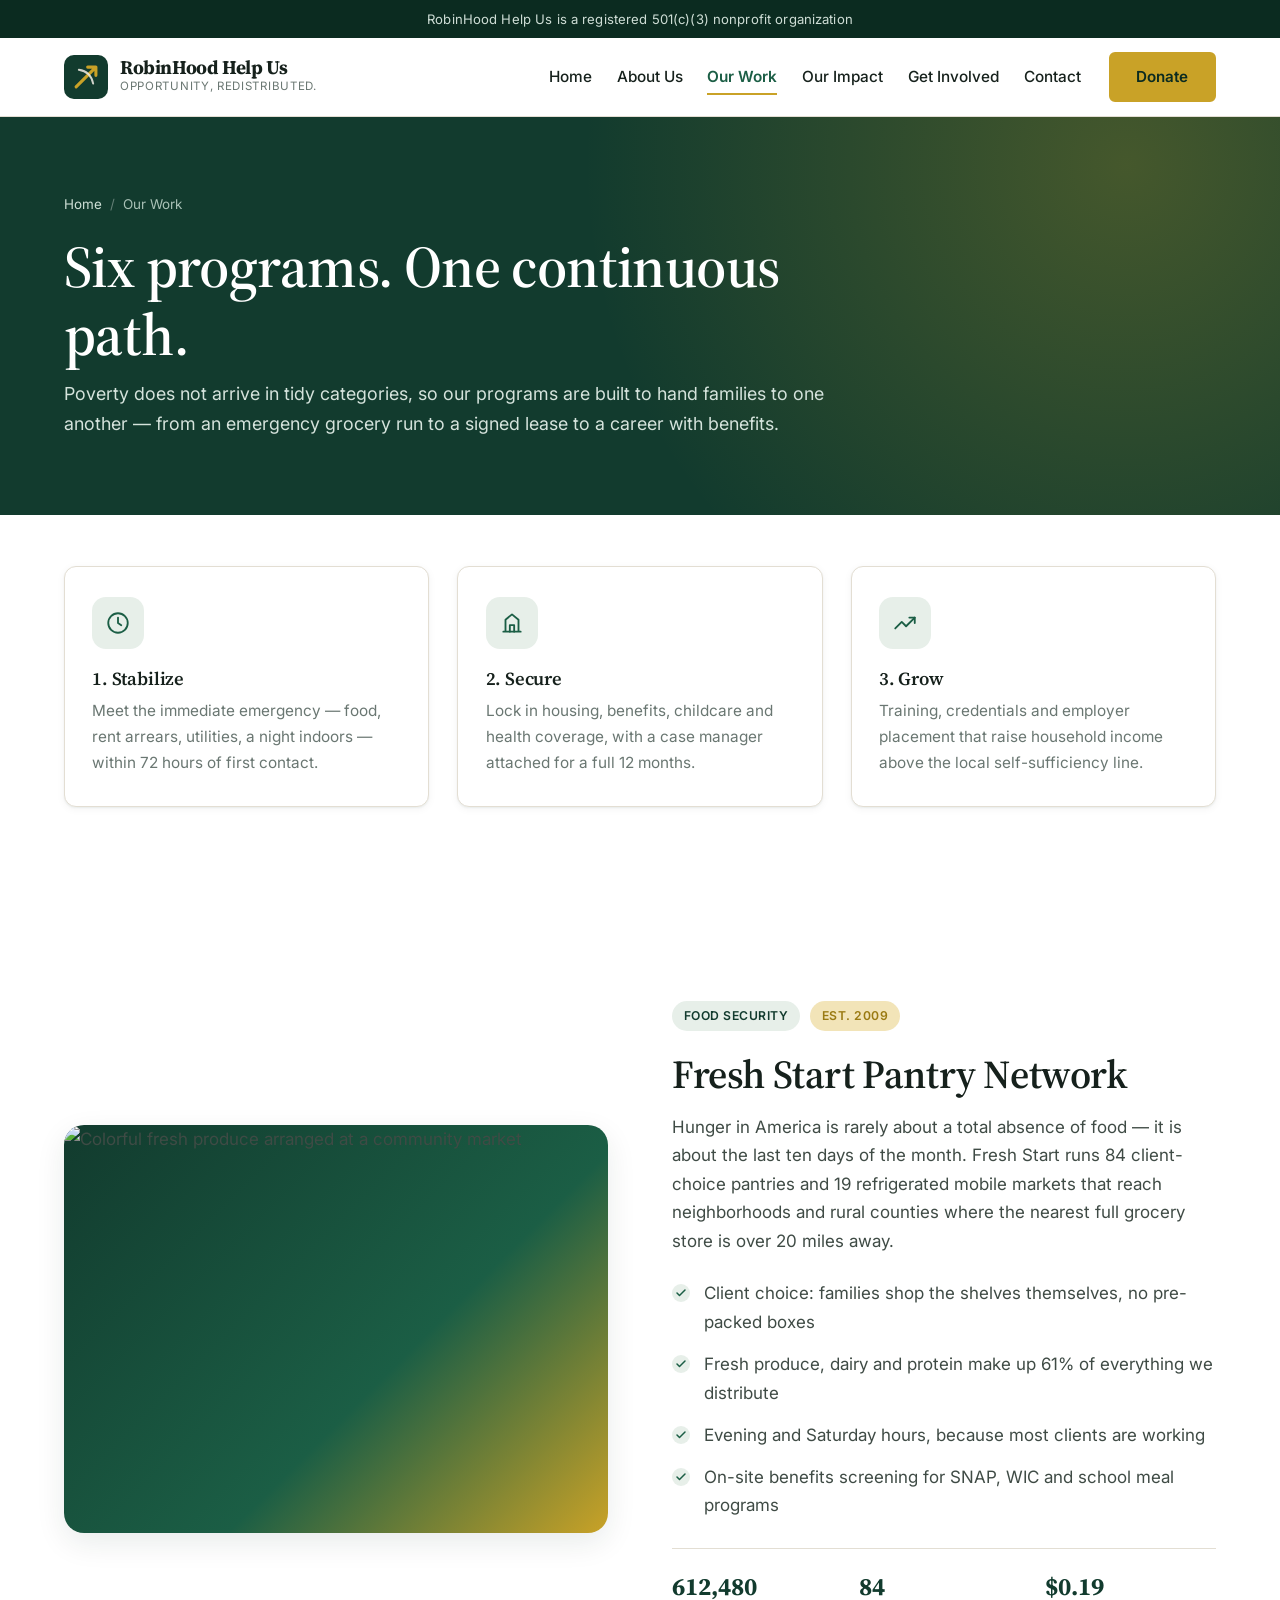
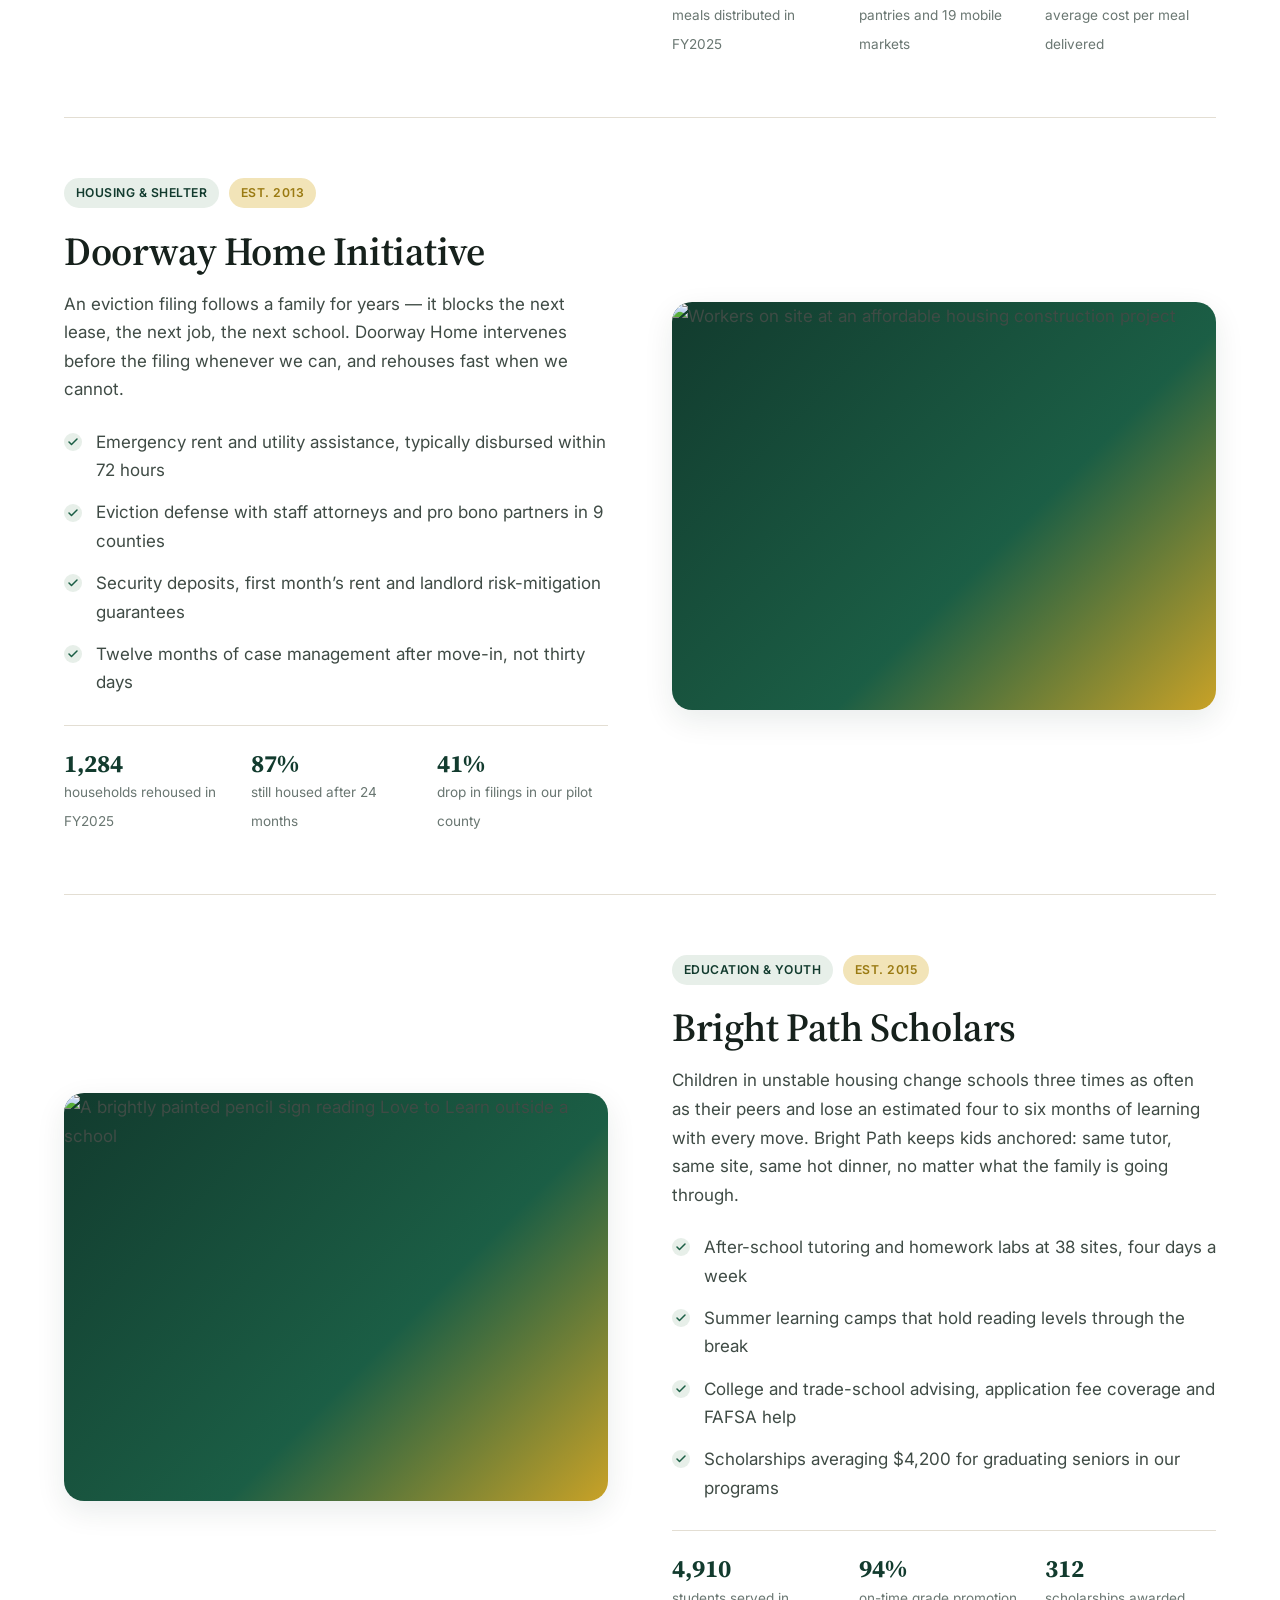
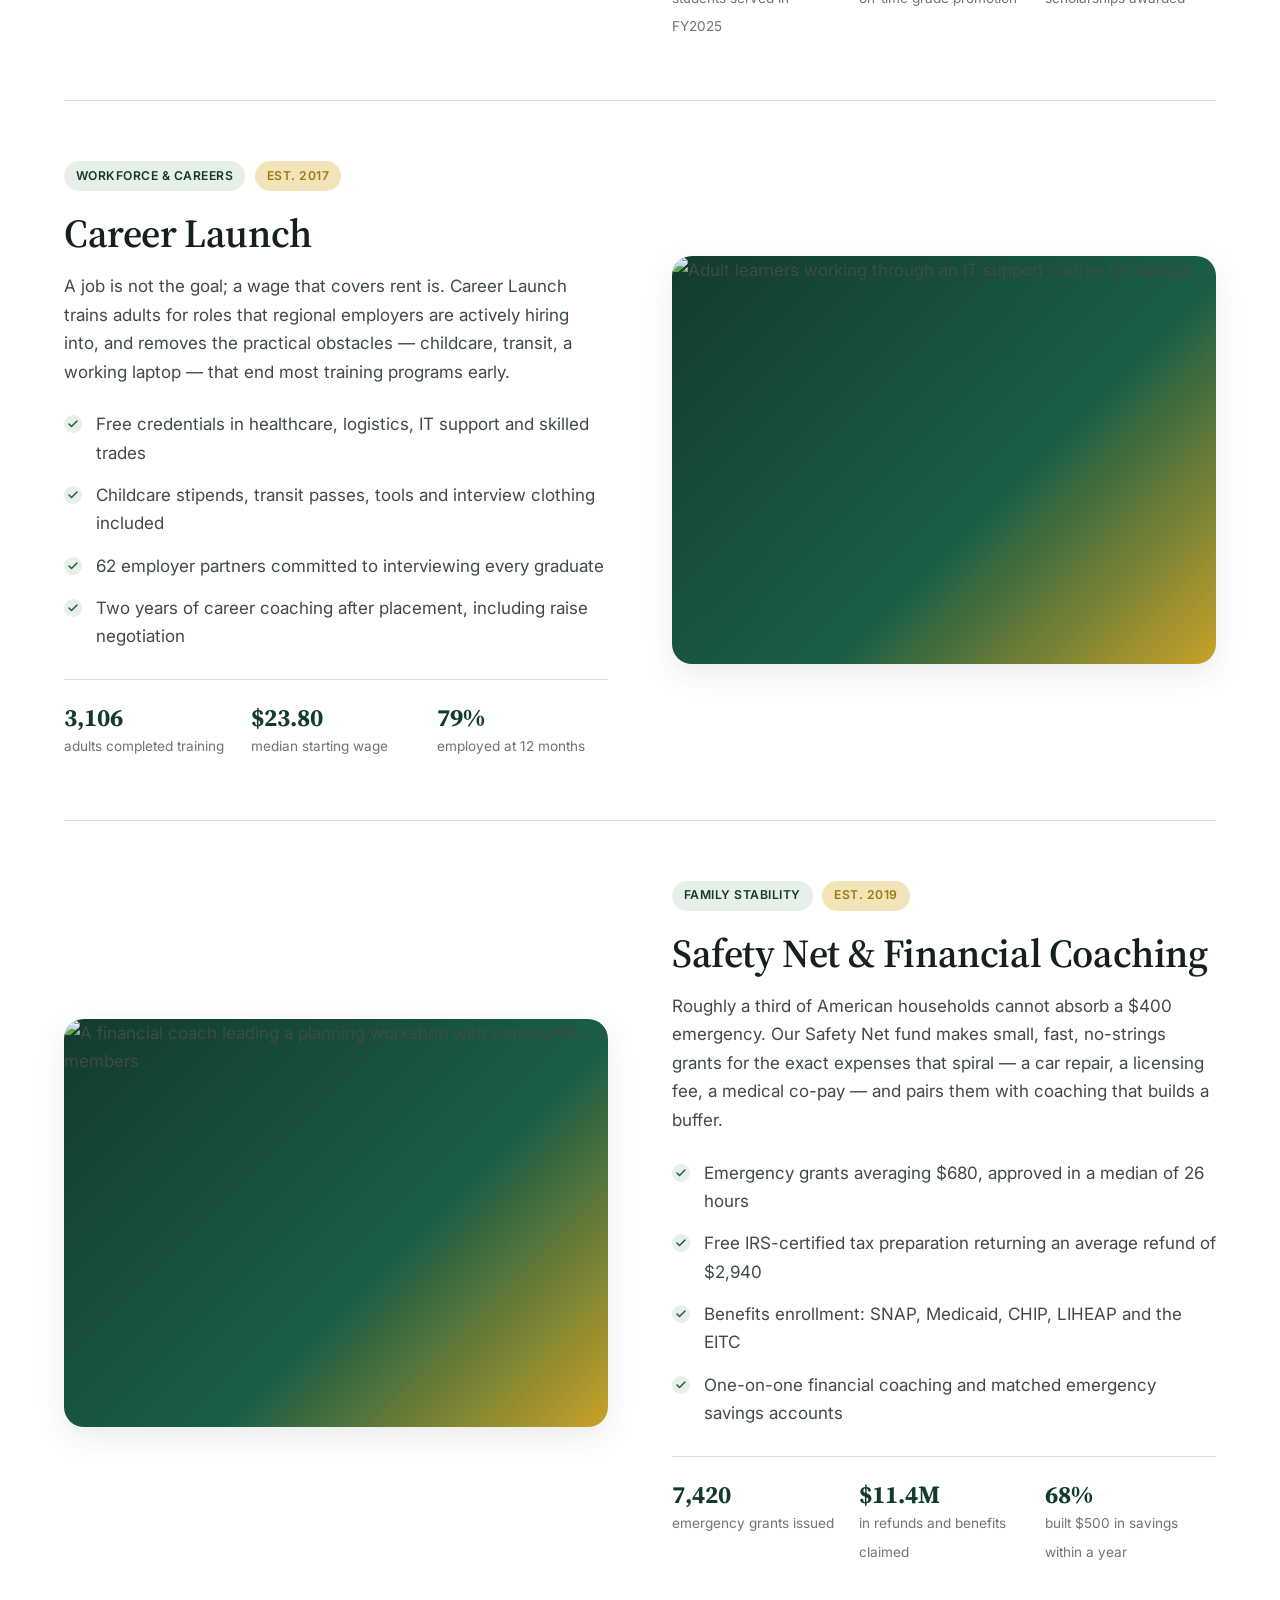
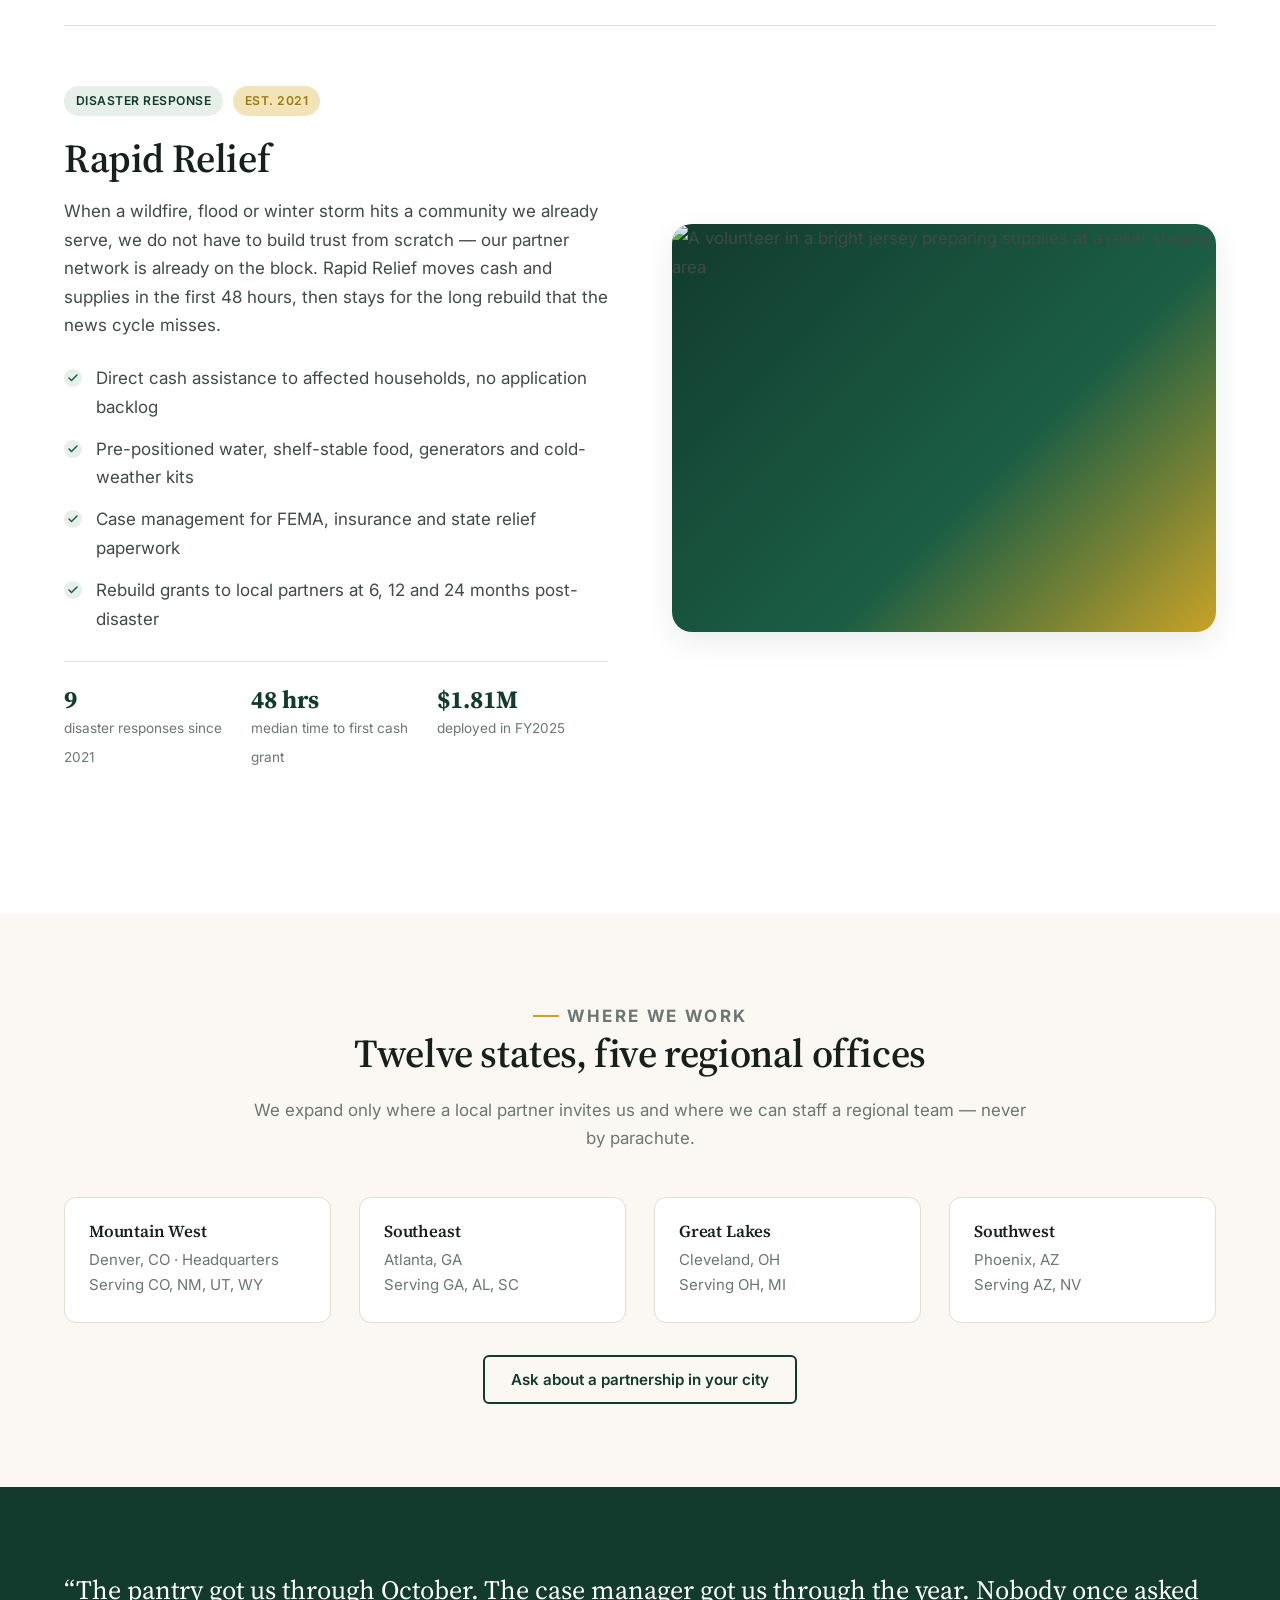
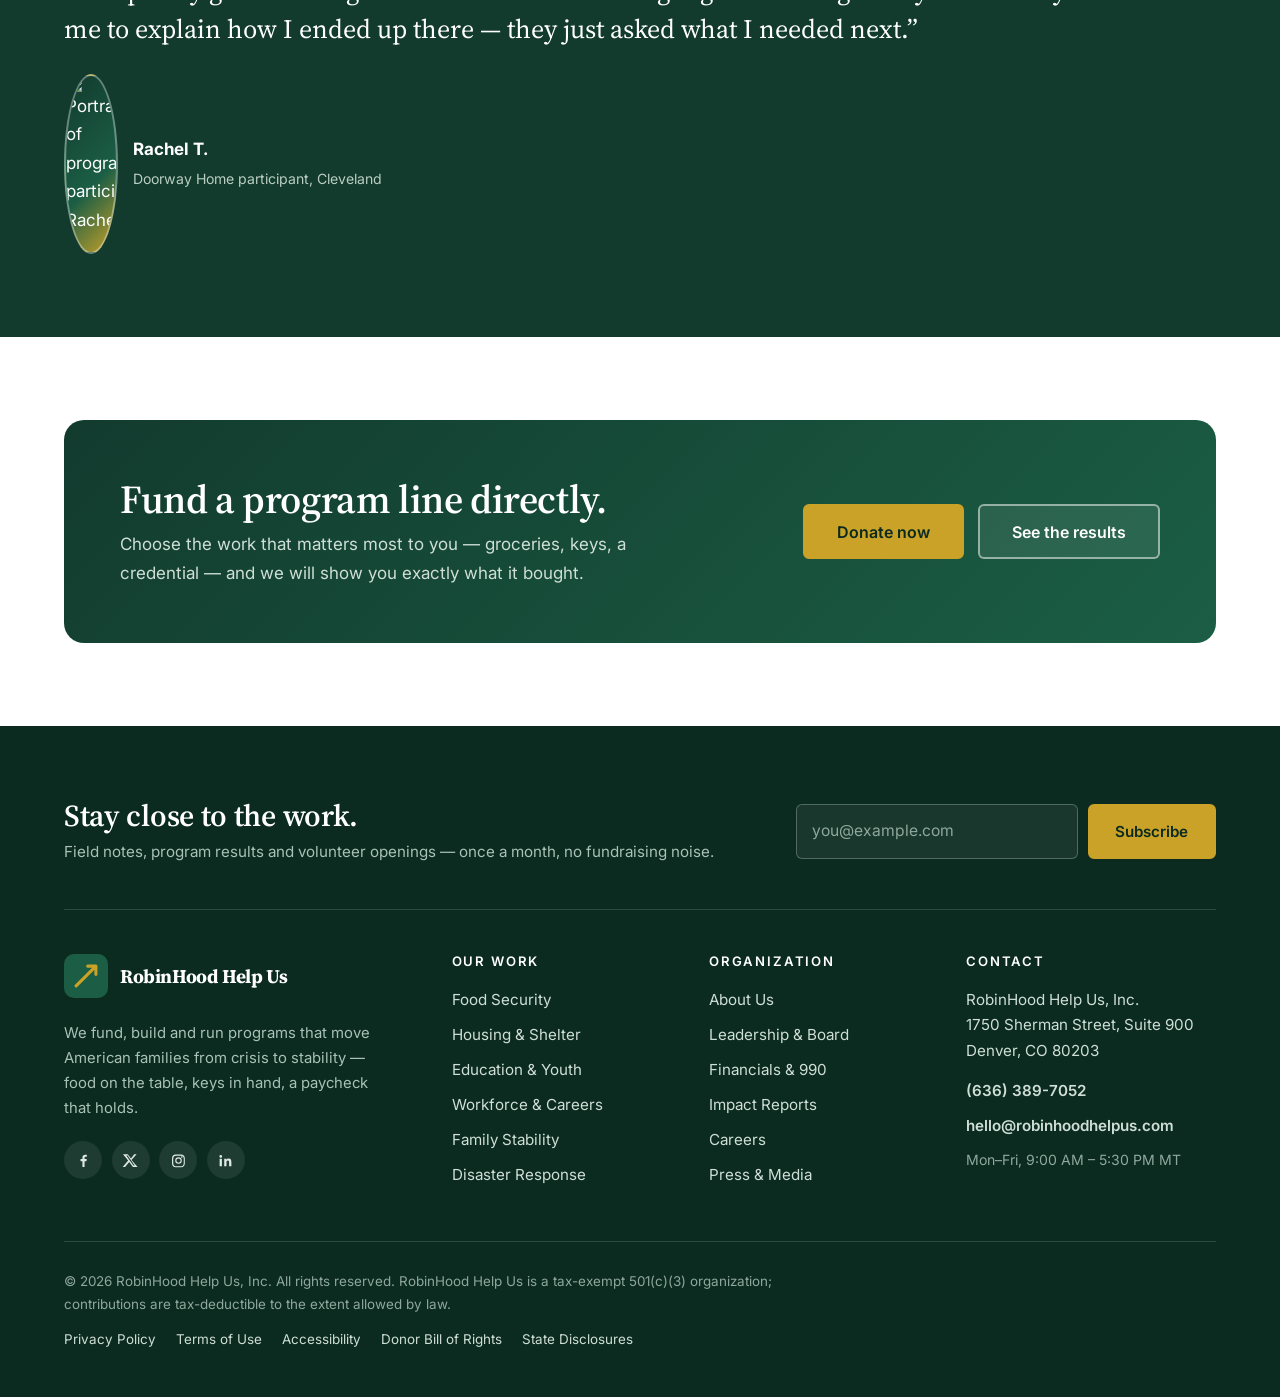
<file: work.html>
<!DOCTYPE html>
<html lang="en">
<head>
<meta charset="utf-8">
<meta name="viewport" content="width=device-width, initial-scale=1">
<title>Our Work | RobinHood Help Us</title>
<meta name="description" content="Six RobinHood program lines: food security, housing and shelter, education and youth, workforce and careers, family financial stability, and disaster response.">
<meta name="theme-color" content="#123b2e">
<link rel="preconnect" href="https://fonts.googleapis.com">
<link rel="preconnect" href="https://fonts.gstatic.com" crossorigin>
<link href="https://fonts.googleapis.com/css2?family=Inter:wght@400;500;600;700&family=Source+Serif+4:opsz,wght@8..60,400;8..60,600;8..60,700&display=swap" rel="stylesheet">
<link rel="stylesheet" href="assets/css/style.css">
<link rel="icon" href="data:image/svg+xml,<svg xmlns='http://www.w3.org/2000/svg' viewBox='0 0 32 32'><rect width='32' height='32' rx='7' fill='%23123b2e'/><path d='M9 23 23 9M23 9h-6M23 9v6' stroke='%23c9a227' stroke-width='2.4' fill='none' stroke-linecap='round' stroke-linejoin='round'/></svg>">
</head>
<body>
<a class="skip-link" href="#main">Skip to main content</a>

<div class="topbar">
  <div class="container topbar__inner">
    <p class="topbar__note">RobinHood Help Us is a registered 501(c)(3) nonprofit organization</p>
  </div>
</div>

<header class="site-header" id="siteHeader">
  <div class="container site-header__inner">
    <a class="brand" href="index.html" aria-label="RobinHood Help Us home">
      <span class="brand__mark" aria-hidden="true">
        <svg viewBox="0 0 40 40" role="img" focusable="false">
          <rect width="40" height="40" rx="9" fill="#123b2e"></rect>
          <path d="M11 29 29 11M29 11h-7.5M29 11v7.5" stroke="#c9a227" stroke-width="2.8" fill="none" stroke-linecap="round" stroke-linejoin="round"></path>
          <path d="M13.5 13.5c7 1 11.5 5.5 13 12.5" stroke="#f3efe6" stroke-width="1.8" fill="none" stroke-linecap="round" opacity=".85"></path>
        </svg>
      </span>
      <span class="brand__text">
        <span class="brand__name">RobinHood Help Us</span>
        <span class="brand__tag">Opportunity, redistributed.</span>
      </span>
    </a>

    <button class="nav-toggle" id="navToggle" aria-expanded="false" aria-controls="primaryNav">
      <span class="nav-toggle__bars" aria-hidden="true"><span></span><span></span><span></span></span>
      <span class="nav-toggle__label">Menu</span>
    </button>

    <nav class="nav" id="primaryNav" aria-label="Primary">
      <ul class="nav__list">
        <li><a href="index.html">Home</a></li>
        <li><a href="about.html">About Us</a></li>
        <li><a href="work.html">Our Work</a></li>
        <li><a href="impact.html">Our Impact</a></li>
        <li><a href="get-involved.html">Get Involved</a></li>
        <li><a href="contact.html">Contact</a></li>
      </ul>
      <a class="btn btn--gold nav__cta" href="donate.html">Donate</a>
    </nav>
  </div>
</header>

<main id="main">
<section class="page-hero">
  <div class="container">
    <div class="page-hero__inner">
      <ul class="breadcrumb">
        <li><a href="index.html">Home</a></li>
        <li>Our Work</li>
      </ul>
      <h1>Six programs. One continuous path.</h1>
      <p>Poverty does not arrive in tidy categories, so our programs are built to hand families to one another &mdash; from an emergency grocery run to a signed lease to a career with benefits.</p>
    </div>
  </div>
</section>

<section class="section section--tight">
  <div class="container">
    <div class="grid grid--3">
      <div class="icon-card">
        <div class="icon-card__icon"><svg viewBox="0 0 24 24" aria-hidden="true"><circle cx="12" cy="12" r="9"/><path d="M12 7v5l3 2"/></svg></div>
        <h3>1. Stabilize</h3>
        <p>Meet the immediate emergency &mdash; food, rent arrears, utilities, a night indoors &mdash; within 72 hours of first contact.</p>
      </div>
      <div class="icon-card">
        <div class="icon-card__icon"><svg viewBox="0 0 24 24" aria-hidden="true"><path d="M4 20h16M6 20V9l6-5 6 5v11"/><path d="M10 20v-6h4v6"/></svg></div>
        <h3>2. Secure</h3>
        <p>Lock in housing, benefits, childcare and health coverage, with a case manager attached for a full 12 months.</p>
      </div>
      <div class="icon-card">
        <div class="icon-card__icon"><svg viewBox="0 0 24 24" aria-hidden="true"><path d="M3 17l6-6 4 4 8-8"/><path d="M21 7h-5M21 7v5"/></svg></div>
        <h3>3. Grow</h3>
        <p>Training, credentials and employer placement that raise household income above the local self-sufficiency line.</p>
      </div>
    </div>
  </div>
</section>

<section class="section">
  <div class="container">

    <article class="program reveal" id="food">
      <div class="split">
        <div class="split__media">
          <img src="https://images.unsplash.com/photo-1488459716781-31db52582fe9?auto=format&fit=crop&w=1000&q=70" alt="Colorful fresh produce arranged at a community market" loading="lazy">
        </div>
        <div class="split__body">
          <div class="program__meta">
            <span class="pill">Food Security</span>
            <span class="pill pill--gold">Est. 2009</span>
          </div>
          <h2>Fresh Start Pantry Network</h2>
          <p>Hunger in America is rarely about a total absence of food &mdash; it is about the last ten days of the month. Fresh Start runs 84 client-choice pantries and 19 refrigerated mobile markets that reach neighborhoods and rural counties where the nearest full grocery store is over 20 miles away.</p>
          <ul class="checklist">
            <li>Client choice: families shop the shelves themselves, no pre-packed boxes</li>
            <li>Fresh produce, dairy and protein make up 61% of everything we distribute</li>
            <li>Evening and Saturday hours, because most clients are working</li>
            <li>On-site benefits screening for SNAP, WIC and school meal programs</li>
          </ul>
          <div class="program__facts">
            <div class="program__fact"><strong>612,480</strong><span>meals distributed in FY2025</span></div>
            <div class="program__fact"><strong>84</strong><span>pantries and 19 mobile markets</span></div>
            <div class="program__fact"><strong>$0.19</strong><span>average cost per meal delivered</span></div>
          </div>
        </div>
      </div>
    </article>

    <article class="program reveal" id="housing">
      <div class="split split--reverse">
        <div class="split__media">
          <img src="https://images.unsplash.com/photo-1541888946425-d81bb19240f5?auto=format&fit=crop&w=1000&q=70" alt="Workers on site at an affordable housing construction project" loading="lazy">
        </div>
        <div class="split__body">
          <div class="program__meta">
            <span class="pill">Housing &amp; Shelter</span>
            <span class="pill pill--gold">Est. 2013</span>
          </div>
          <h2>Doorway Home Initiative</h2>
          <p>An eviction filing follows a family for years &mdash; it blocks the next lease, the next job, the next school. Doorway Home intervenes before the filing whenever we can, and rehouses fast when we cannot.</p>
          <ul class="checklist">
            <li>Emergency rent and utility assistance, typically disbursed within 72 hours</li>
            <li>Eviction defense with staff attorneys and pro bono partners in 9 counties</li>
            <li>Security deposits, first month&rsquo;s rent and landlord risk-mitigation guarantees</li>
            <li>Twelve months of case management after move-in, not thirty days</li>
          </ul>
          <div class="program__facts">
            <div class="program__fact"><strong>1,284</strong><span>households rehoused in FY2025</span></div>
            <div class="program__fact"><strong>87%</strong><span>still housed after 24 months</span></div>
            <div class="program__fact"><strong>41%</strong><span>drop in filings in our pilot county</span></div>
          </div>
        </div>
      </div>
    </article>

    <article class="program reveal" id="education">
      <div class="split">
        <div class="split__media">
          <img src="https://images.unsplash.com/photo-1546410531-bb4caa6b424d?auto=format&fit=crop&w=1000&q=70" alt="A brightly painted pencil sign reading Love to Learn outside a school" loading="lazy">
        </div>
        <div class="split__body">
          <div class="program__meta">
            <span class="pill">Education &amp; Youth</span>
            <span class="pill pill--gold">Est. 2015</span>
          </div>
          <h2>Bright Path Scholars</h2>
          <p>Children in unstable housing change schools three times as often as their peers and lose an estimated four to six months of learning with every move. Bright Path keeps kids anchored: same tutor, same site, same hot dinner, no matter what the family is going through.</p>
          <ul class="checklist">
            <li>After-school tutoring and homework labs at 38 sites, four days a week</li>
            <li>Summer learning camps that hold reading levels through the break</li>
            <li>College and trade-school advising, application fee coverage and FAFSA help</li>
            <li>Scholarships averaging $4,200 for graduating seniors in our programs</li>
          </ul>
          <div class="program__facts">
            <div class="program__fact"><strong>4,910</strong><span>students served in FY2025</span></div>
            <div class="program__fact"><strong>94%</strong><span>on-time grade promotion</span></div>
            <div class="program__fact"><strong>312</strong><span>scholarships awarded</span></div>
          </div>
        </div>
      </div>
    </article>

    <article class="program reveal" id="workforce">
      <div class="split split--reverse">
        <div class="split__media">
          <img src="https://images.unsplash.com/photo-1531482615713-2afd69097998?auto=format&fit=crop&w=1000&q=70" alt="Adult learners working through an IT support course on laptops" loading="lazy">
        </div>
        <div class="split__body">
          <div class="program__meta">
            <span class="pill">Workforce &amp; Careers</span>
            <span class="pill pill--gold">Est. 2017</span>
          </div>
          <h2>Career Launch</h2>
          <p>A job is not the goal; a wage that covers rent is. Career Launch trains adults for roles that regional employers are actively hiring into, and removes the practical obstacles &mdash; childcare, transit, a working laptop &mdash; that end most training programs early.</p>
          <ul class="checklist">
            <li>Free credentials in healthcare, logistics, IT support and skilled trades</li>
            <li>Childcare stipends, transit passes, tools and interview clothing included</li>
            <li>62 employer partners committed to interviewing every graduate</li>
            <li>Two years of career coaching after placement, including raise negotiation</li>
          </ul>
          <div class="program__facts">
            <div class="program__fact"><strong>3,106</strong><span>adults completed training</span></div>
            <div class="program__fact"><strong>$23.80</strong><span>median starting wage</span></div>
            <div class="program__fact"><strong>79%</strong><span>employed at 12 months</span></div>
          </div>
        </div>
      </div>
    </article>

    <article class="program reveal" id="family">
      <div class="split">
        <div class="split__media">
          <img src="https://images.unsplash.com/photo-1552664730-d307ca884978?auto=format&fit=crop&w=1000&q=70" alt="A financial coach leading a planning workshop with community members" loading="lazy">
        </div>
        <div class="split__body">
          <div class="program__meta">
            <span class="pill">Family Stability</span>
            <span class="pill pill--gold">Est. 2019</span>
          </div>
          <h2>Safety Net &amp; Financial Coaching</h2>
          <p>Roughly a third of American households cannot absorb a $400 emergency. Our Safety Net fund makes small, fast, no-strings grants for the exact expenses that spiral &mdash; a car repair, a licensing fee, a medical co-pay &mdash; and pairs them with coaching that builds a buffer.</p>
          <ul class="checklist">
            <li>Emergency grants averaging $680, approved in a median of 26 hours</li>
            <li>Free IRS-certified tax preparation returning an average refund of $2,940</li>
            <li>Benefits enrollment: SNAP, Medicaid, CHIP, LIHEAP and the EITC</li>
            <li>One-on-one financial coaching and matched emergency savings accounts</li>
          </ul>
          <div class="program__facts">
            <div class="program__fact"><strong>7,420</strong><span>emergency grants issued</span></div>
            <div class="program__fact"><strong>$11.4M</strong><span>in refunds and benefits claimed</span></div>
            <div class="program__fact"><strong>68%</strong><span>built $500 in savings within a year</span></div>
          </div>
        </div>
      </div>
    </article>

    <article class="program reveal" id="disaster">
      <div class="split split--reverse">
        <div class="split__media">
          <img src="https://images.unsplash.com/photo-1559027615-cd4628902d4a?auto=format&fit=crop&w=1000&q=70" alt="A volunteer in a bright jersey preparing supplies at a relief staging area" loading="lazy">
        </div>
        <div class="split__body">
          <div class="program__meta">
            <span class="pill">Disaster Response</span>
            <span class="pill pill--gold">Est. 2021</span>
          </div>
          <h2>Rapid Relief</h2>
          <p>When a wildfire, flood or winter storm hits a community we already serve, we do not have to build trust from scratch &mdash; our partner network is already on the block. Rapid Relief moves cash and supplies in the first 48 hours, then stays for the long rebuild that the news cycle misses.</p>
          <ul class="checklist">
            <li>Direct cash assistance to affected households, no application backlog</li>
            <li>Pre-positioned water, shelf-stable food, generators and cold-weather kits</li>
            <li>Case management for FEMA, insurance and state relief paperwork</li>
            <li>Rebuild grants to local partners at 6, 12 and 24 months post-disaster</li>
          </ul>
          <div class="program__facts">
            <div class="program__fact"><strong>9</strong><span>disaster responses since 2021</span></div>
            <div class="program__fact"><strong>48 hrs</strong><span>median time to first cash grant</span></div>
            <div class="program__fact"><strong>$1.81M</strong><span>deployed in FY2025</span></div>
          </div>
        </div>
      </div>
    </article>

  </div>
</section>

<section class="section section--cream">
  <div class="container">
    <div class="section__head section__head--center">
      <p class="eyebrow">Where we work</p>
      <h2>Twelve states, five regional offices</h2>
      <p>We expand only where a local partner invites us and where we can staff a regional team &mdash; never by parachute.</p>
    </div>
    <div class="grid grid--4">
      <div class="office"><h3>Mountain West</h3><address>Denver, CO &middot; Headquarters<br>Serving CO, NM, UT, WY</address></div>
      <div class="office"><h3>Southeast</h3><address>Atlanta, GA<br>Serving GA, AL, SC</address></div>
      <div class="office"><h3>Great Lakes</h3><address>Cleveland, OH<br>Serving OH, MI</address></div>
      <div class="office"><h3>Southwest</h3><address>Phoenix, AZ<br>Serving AZ, NV</address></div>
    </div>
    <p class="text-center mt-2">
      <a class="btn btn--outline" href="contact.html">Ask about a partnership in your city</a>
    </p>
  </div>
</section>

<section class="section section--green">
  <div class="container">
    <div class="quote quote--plain reveal">
      <p class="quote__text">&ldquo;The pantry got us through October. The case manager got us through the year. Nobody once asked me to explain how I ended up there &mdash; they just asked what I needed next.&rdquo;</p>
      <div class="quote__person">
        <img src="https://images.unsplash.com/photo-1580489944761-15a19d654956?auto=format&fit=crop&w=200&q=70" alt="Portrait of program participant Rachel T." loading="lazy">
        <div>
          <strong>Rachel T.</strong>
          <span>Doorway Home participant, Cleveland</span>
        </div>
      </div>
    </div>
  </div>
</section>

<section class="section">
  <div class="container">
    <div class="cta-band reveal">
      <div>
        <h2>Fund a program line directly.</h2>
        <p>Choose the work that matters most to you &mdash; groceries, keys, a credential &mdash; and we will show you exactly what it bought.</p>
      </div>
      <div class="cta-band__actions">
        <a class="btn btn--gold btn--lg" href="donate.html">Donate now</a>
        <a class="btn btn--ghost-light btn--lg" href="impact.html">See the results</a>
      </div>
    </div>
  </div>
</section>
</main>

<footer class="site-footer">
  <div class="container">
    <div class="footer-cta">
      <div class="footer-cta__text">
        <h2>Stay close to the work.</h2>
        <p>Field notes, program results and volunteer openings &mdash; once a month, no fundraising noise.</p>
      </div>
      <form class="footer-cta__form js-demo-form" novalidate data-success="Thank you — you are subscribed to our monthly field notes.">
        <label class="sr-only" for="newsletterEmail">Email address</label>
        <input type="email" id="newsletterEmail" name="email" placeholder="you@example.com" required>
        <button class="btn btn--gold" type="submit">Subscribe</button>
        <p class="form-note js-form-status" role="status"></p>
      </form>
    </div>

    <div class="footer-grid">
      <div class="footer-col footer-col--brand">
        <a class="brand brand--footer" href="index.html" aria-label="RobinHood Help Us home">
          <span class="brand__mark" aria-hidden="true">
            <svg viewBox="0 0 40 40" role="img" focusable="false">
              <rect width="40" height="40" rx="9" fill="#1b5e45"></rect>
              <path d="M11 29 29 11M29 11h-7.5M29 11v7.5" stroke="#c9a227" stroke-width="2.8" fill="none" stroke-linecap="round" stroke-linejoin="round"></path>
            </svg>
          </span>
          <span class="brand__text"><span class="brand__name">RobinHood Help Us</span></span>
        </a>
        <p class="footer-col__blurb">We fund, build and run programs that move American families from crisis to stability &mdash; food on the table, keys in hand, a paycheck that holds.</p>
        <ul class="social" aria-label="Social media">
          <li><a href="#" aria-label="RobinHood Help Us on Facebook"><svg viewBox="0 0 24 24" aria-hidden="true"><path d="M13.5 21v-8h2.7l.4-3h-3.1V8.1c0-.9.3-1.5 1.5-1.5H16.7V4a20 20 0 0 0-2.3-.1c-2.3 0-3.9 1.4-3.9 4V10H7.8v3h2.7v8z"/></svg></a></li>
          <li><a href="#" aria-label="RobinHood Help Us on X"><svg viewBox="0 0 24 24" aria-hidden="true"><path d="M17.3 3h3.3l-7.2 8.3L22 21h-6.6l-5.2-6.8L4.3 21H1l7.7-8.9L1.4 3H8l4.7 6.2zm-1.2 16h1.8L7.9 4.8H6z"/></svg></a></li>
          <li><a href="#" aria-label="RobinHood Help Us on Instagram"><svg viewBox="0 0 24 24" aria-hidden="true"><path d="M12 7.4A4.6 4.6 0 1 0 16.6 12 4.6 4.6 0 0 0 12 7.4m0 7.6A3 3 0 1 1 15 12a3 3 0 0 1-3 3m5.8-7.8a1.1 1.1 0 1 1-1.1-1.1 1.1 1.1 0 0 1 1.1 1.1M20.9 8.9a5.3 5.3 0 0 0-1.5-3.8 5.4 5.4 0 0 0-3.8-1.4c-1.5-.1-6-.1-7.5 0A5.4 5.4 0 0 0 4.3 5a5.3 5.3 0 0 0-1.4 3.8c-.1 1.5-.1 6 0 7.5a5.3 5.3 0 0 0 1.4 3.8 5.4 5.4 0 0 0 3.8 1.5c1.5.1 6 .1 7.5 0a5.3 5.3 0 0 0 3.8-1.5 5.4 5.4 0 0 0 1.5-3.8c.1-1.5.1-6 0-7.4m-1.9 9a3 3 0 0 1-1.7 1.7c-1.2.5-4 .4-5.3.4s-4.1.1-5.3-.4A3 3 0 0 1 5 17.9c-.5-1.2-.4-4-.4-5.3S4.5 8.5 5 7.3a3 3 0 0 1 1.7-1.7c1.2-.5 4-.4 5.3-.4s4.1-.1 5.3.4A3 3 0 0 1 19 7.3c.5 1.2.4 4 .4 5.3s.1 4.1-.4 5.3"/></svg></a></li>
          <li><a href="#" aria-label="RobinHood Help Us on LinkedIn"><svg viewBox="0 0 24 24" aria-hidden="true"><path d="M6.9 20H3.7V9.5h3.2zM5.3 8.1a1.9 1.9 0 1 1 1.9-1.9 1.9 1.9 0 0 1-1.9 1.9M20.3 20h-3.2v-5.1c0-1.2 0-2.8-1.7-2.8s-2 1.3-2 2.7V20H10.2V9.5h3.1V11a3.4 3.4 0 0 1 3.1-1.7c3.3 0 3.9 2.2 3.9 5z"/></svg></a></li>
        </ul>
      </div>

      <div class="footer-col">
        <h3>Our Work</h3>
        <ul>
          <li><a href="work.html#food">Food Security</a></li>
          <li><a href="work.html#housing">Housing &amp; Shelter</a></li>
          <li><a href="work.html#education">Education &amp; Youth</a></li>
          <li><a href="work.html#workforce">Workforce &amp; Careers</a></li>
          <li><a href="work.html#family">Family Stability</a></li>
          <li><a href="work.html#disaster">Disaster Response</a></li>
        </ul>
      </div>

      <div class="footer-col">
        <h3>Organization</h3>
        <ul>
          <li><a href="about.html">About Us</a></li>
          <li><a href="about.html#leadership">Leadership &amp; Board</a></li>
          <li><a href="about.html#financials">Financials &amp; 990</a></li>
          <li><a href="impact.html">Impact Reports</a></li>
          <li><a href="get-involved.html#careers">Careers</a></li>
          <li><a href="contact.html#press">Press &amp; Media</a></li>
        </ul>
      </div>

      <div class="footer-col">
        <h3>Contact</h3>
        <address>
          RobinHood Help Us, Inc.<br>
          1750 Sherman Street, Suite 900<br>
          Denver, CO 80203
        </address>
        <ul class="footer-contact">
          <li><a href="tel:+16363897052">(636) 389-7052</a></li>
          <li><a href="mailto:hello@robinhoodhelpus.com">hello@robinhoodhelpus.com</a></li>
        </ul>
        <p class="footer-hours">Mon&ndash;Fri, 9:00 AM &ndash; 5:30 PM MT</p>
      </div>
    </div>

    <div class="footer-legal">
      <p>&copy; <span class="js-year">2026</span> RobinHood Help Us, Inc. All rights reserved. RobinHood Help Us is a tax-exempt 501(c)(3) organization; contributions are tax-deductible to the extent allowed by law.</p>
      <ul>
        <li><a href="privacy.html">Privacy Policy</a></li>
        <li><a href="terms.html">Terms of Use</a></li>
        <li><a href="accessibility.html">Accessibility</a></li>
        <li><a href="donor-rights.html">Donor Bill of Rights</a></li>
        <li><a href="state-disclosures.html">State Disclosures</a></li>
      </ul>
    </div>
  </div>
</footer>

<script src="assets/js/main.js"></script>
</body>
</html>
</file>
<file: assets/css/style.css>
/* ==========================================================================
   RobinHood Alliance — Design System
   1. Tokens          6. Sections & cards
   2. Reset & base    7. Story, timeline, team, table
   3. Utilities       8. Forms & donation
   4. Header & nav    9. Footer
   5. Heroes         10. Responsive
   ========================================================================== */

/* 1. Tokens ============================================================== */
:root {
  --green-900: #0b2b20;
  --green-800: #123b2e;
  --green-700: #1b5e45;
  --green-600: #2a7c5d;
  --green-100: #e7efe9;
  --green-050: #f2f7f3;

  --gold-700: #9a7a12;
  --gold: #c9a227;
  --gold-200: #f2e4b8;

  --clay: #b6522f;
  --ink: #16211c;
  --body: #3f4b45;
  --muted: #6a7772;
  --line: #e3ded3;
  --cream: #fbf8f3;
  --paper: #ffffff;

  --font-display: "Source Serif 4", Georgia, "Times New Roman", serif;
  --font-sans: "Inter", -apple-system, BlinkMacSystemFont, "Segoe UI", Roboto, Helvetica, Arial, sans-serif;

  --radius-sm: 6px;
  --radius: 12px;
  --radius-lg: 20px;

  --shadow-sm: 0 1px 2px rgba(11, 43, 32, .06), 0 2px 8px rgba(11, 43, 32, .05);
  --shadow: 0 10px 30px rgba(11, 43, 32, .09);
  --shadow-lg: 0 24px 60px rgba(11, 43, 32, .16);

  --wrap: 1200px;
  --gutter: 24px;
}

/* 2. Reset & base ======================================================== */
*, *::before, *::after { box-sizing: border-box; }

[hidden] { display: none !important; }

html { scroll-behavior: smooth; -webkit-text-size-adjust: 100%; scroll-padding-top: 110px; }

body {
  margin: 0;
  font-family: var(--font-sans);
  font-size: 17px;
  line-height: 1.68;
  color: var(--body);
  background: var(--paper);
  -webkit-font-smoothing: antialiased;
}

h1, h2, h3, h4 {
  font-family: var(--font-display);
  color: var(--ink);
  line-height: 1.16;
  margin: 0 0 .5em;
  font-weight: 600;
  letter-spacing: -.01em;
}
h1 { font-size: clamp(2.35rem, 4.6vw, 3.7rem); }
h2 { font-size: clamp(1.85rem, 3.1vw, 2.6rem); }
h3 { font-size: clamp(1.2rem, 1.8vw, 1.45rem); }
h4 { font-size: 1.05rem; font-family: var(--font-sans); font-weight: 600; }

p { margin: 0 0 1.1em; }
p:last-child { margin-bottom: 0; }

a { color: var(--green-700); text-decoration: none; }
a:hover { color: var(--green-600); }

img { max-width: 100%; display: block; }

ul, ol { margin: 0 0 1.1em; padding-left: 1.2em; }
li { margin-bottom: .4em; }

hr { border: 0; border-top: 1px solid var(--line); margin: 2.5rem 0; }

:focus-visible {
  outline: 3px solid var(--gold);
  outline-offset: 2px;
  border-radius: 3px;
}

/* 3. Utilities =========================================================== */
.container { width: 100%; max-width: var(--wrap); margin: 0 auto; padding: 0 var(--gutter); }
.container--narrow { max-width: 860px; }

.sr-only {
  position: absolute; width: 1px; height: 1px; padding: 0; margin: -1px;
  overflow: hidden; clip: rect(0 0 0 0); white-space: nowrap; border: 0;
}

.skip-link {
  position: absolute; left: 16px; top: -60px; z-index: 999;
  background: var(--gold); color: var(--green-900); font-weight: 600;
  padding: 10px 18px; border-radius: 0 0 var(--radius-sm) var(--radius-sm);
  transition: top .2s ease;
}
.skip-link:focus { top: 0; }

.eyebrow {
  display: inline-flex; align-items: center; gap: .55rem;
  font-size: .78rem; font-weight: 700; letter-spacing: .14em;
  text-transform: uppercase; color: var(--gold-700); margin: 0 0 .9rem;
}
.eyebrow::before { content: ""; width: 26px; height: 2px; background: var(--gold); display: inline-block; }
.eyebrow--light { color: var(--gold-200); }
.eyebrow--light::before { background: var(--gold); }

.lede { font-size: clamp(1.05rem, 1.5vw, 1.2rem); color: var(--body); line-height: 1.62; }
.text-center { text-align: center; }
.mx-auto { margin-left: auto; margin-right: auto; }
.measure { max-width: 68ch; }
.mt-0 { margin-top: 0; }
.mt-1 { margin-top: 1rem; }
.mt-2 { margin-top: 2rem; }
.mt-3 { margin-top: 3rem; }
.eyebrow--center { justify-content: center; display: flex; }
.mb-0 { margin-bottom: 0; }

.pill {
  display: inline-block; padding: .3rem .75rem; border-radius: 999px;
  background: var(--green-100); color: var(--green-800);
  font-size: .76rem; font-weight: 600; letter-spacing: .04em; text-transform: uppercase;
}
.pill--gold { background: var(--gold-200); color: var(--gold-700); }
.pill--clay { background: #f7e6df; color: var(--clay); }

/* Buttons */
.btn {
  display: inline-flex; align-items: center; justify-content: center; gap: .5rem;
  font-family: var(--font-sans); font-size: .95rem; font-weight: 600; line-height: 1;
  padding: .95rem 1.6rem; border-radius: var(--radius-sm); border: 2px solid transparent;
  cursor: pointer; text-align: center; transition: transform .15s ease, background .18s ease, color .18s ease, border-color .18s ease, box-shadow .18s ease;
}
.btn:hover { transform: translateY(-1px); }
.btn:active { transform: translateY(0); }
.btn--gold { background: var(--gold); color: var(--green-900); border-color: var(--gold); }
.btn--gold:hover { background: #d8b23a; border-color: #d8b23a; color: var(--green-900); }
.btn--green { background: var(--green-800); color: #fff; border-color: var(--green-800); }
.btn--green:hover { background: var(--green-700); border-color: var(--green-700); color: #fff; }
.btn--outline { background: transparent; color: var(--green-800); border-color: var(--green-800); }
.btn--outline:hover { background: var(--green-800); color: #fff; }
.btn--ghost-light { background: rgba(255,255,255,.08); color: #fff; border-color: rgba(255,255,255,.5); }
.btn--ghost-light:hover { background: #fff; color: var(--green-900); border-color: #fff; }
.btn--block { width: 100%; }
.btn--lg { padding: 1.1rem 2rem; font-size: 1rem; }
.btn--sm { padding: .65rem 1.1rem; font-size: .85rem; }

.link-arrow { font-weight: 600; display: inline-flex; align-items: center; gap: .4rem; }
.link-arrow::after { content: "\2192"; transition: transform .18s ease; }
.link-arrow:hover::after { transform: translateX(4px); }

/* Reveal on scroll */
.reveal { opacity: 0; transform: translateY(18px); transition: opacity .6s ease, transform .6s ease; }
.reveal.is-visible { opacity: 1; transform: none; }
@media (prefers-reduced-motion: reduce) {
  .reveal { opacity: 1; transform: none; transition: none; }
  html { scroll-behavior: auto; }
}

/* 4. Header & nav ======================================================== */
.topbar { background: var(--green-900); color: #cfded6; font-size: .82rem; }
.topbar__inner { display: flex; align-items: center; justify-content: center; gap: 1rem; min-height: 38px; }
.topbar__note { margin: 0; letter-spacing: .01em; text-align: center; }

.site-header {
  position: sticky; top: 0; z-index: 100; background: rgba(255,255,255,.96);
  backdrop-filter: saturate(180%) blur(8px); border-bottom: 1px solid var(--line);
  transition: box-shadow .2s ease;
}
.site-header.is-stuck { box-shadow: 0 6px 24px rgba(11,43,32,.08); }
.site-header__inner { display: flex; align-items: center; justify-content: space-between; gap: 1.5rem; min-height: 78px; }

.brand { display: inline-flex; align-items: center; gap: .75rem; color: var(--ink); }
.brand__mark { width: 44px; height: 44px; flex: none; }
.brand__mark svg { width: 100%; height: 100%; display: block; }
.brand__text { display: flex; flex-direction: column; }
.brand__name { font-family: var(--font-display); font-weight: 700; font-size: clamp(1.18rem, 1.5vw, 1.5rem); letter-spacing: -.02em; line-height: 1.05; white-space: nowrap; }
.brand__tag { font-size: .72rem; color: var(--muted); letter-spacing: .06em; text-transform: uppercase; }
.brand:hover .brand__name { color: var(--green-700); }

.nav { display: flex; align-items: center; gap: 1.75rem; }
.nav__list { display: flex; align-items: center; gap: 1.55rem; list-style: none; margin: 0; padding: 0; }
.nav__list li { margin: 0; }
.nav__list a {
  position: relative; color: var(--ink); font-weight: 500; font-size: .96rem; padding: .4rem 0;
}
.nav__list a::after {
  content: ""; position: absolute; left: 0; right: 0; bottom: -2px; height: 2px;
  background: var(--gold); transform: scaleX(0); transform-origin: left; transition: transform .2s ease;
}
.nav__list a:hover::after, .nav__list a.is-active::after { transform: scaleX(1); }
.nav__list a.is-active { color: var(--green-700); font-weight: 600; }

.nav-toggle {
  display: none; align-items: center; gap: .55rem; background: var(--green-800); color: #fff;
  border: 0; border-radius: var(--radius-sm); padding: .65rem .9rem; font: inherit; font-size: .85rem;
  font-weight: 600; cursor: pointer;
}
.nav-toggle__bars { display: inline-flex; flex-direction: column; gap: 4px; }
.nav-toggle__bars span { display: block; width: 18px; height: 2px; background: #fff; border-radius: 2px; transition: transform .2s ease, opacity .2s ease; }
.nav-toggle[aria-expanded="true"] .nav-toggle__bars span:nth-child(1) { transform: translateY(6px) rotate(45deg); }
.nav-toggle[aria-expanded="true"] .nav-toggle__bars span:nth-child(2) { opacity: 0; }
.nav-toggle[aria-expanded="true"] .nav-toggle__bars span:nth-child(3) { transform: translateY(-6px) rotate(-45deg); }

/* 5. Heroes ============================================================== */
.hero { position: relative; color: #fff; background: var(--green-900); overflow: hidden; }
.hero__media { position: absolute; inset: 0; }
.hero__media img { width: 100%; height: 100%; object-fit: cover; opacity: .34; }
.hero__media::after {
  content: ""; position: absolute; inset: 0;
  background: linear-gradient(102deg, rgba(11,43,32,.95) 0%, rgba(11,43,32,.86) 42%, rgba(11,43,32,.55) 100%);
}
.hero__inner { position: relative; padding: clamp(4rem, 9vw, 7.5rem) 0 clamp(3rem, 6vw, 5rem); max-width: 680px; }
.hero h1 { color: #fff; }
.hero h1 em { font-style: normal; color: var(--gold); }
.hero__lede { font-size: clamp(1.05rem, 1.55vw, 1.25rem); color: #dbe7e0; margin-bottom: 2rem; max-width: 34em; }
.hero__actions { display: flex; flex-wrap: wrap; gap: .9rem; }
.hero__trust { margin-top: 2.4rem; display: flex; flex-wrap: wrap; gap: 1.6rem; color: #b9cdc3; font-size: .85rem; }
.hero__trust span { display: inline-flex; align-items: center; gap: .5rem; }
.hero__trust svg { width: 18px; height: 18px; fill: var(--gold); flex: none; }

.hero-stats { position: relative; background: var(--green-800); border-top: 1px solid rgba(255,255,255,.12); }
.hero-stats__grid { display: grid; grid-template-columns: repeat(4, 1fr); }
.hero-stats__item { padding: 1.85rem 1.5rem; border-left: 1px solid rgba(255,255,255,.12); }
.hero-stats__item:first-child { border-left: 0; padding-left: 0; }
.hero-stats__num { font-family: var(--font-display); font-size: clamp(1.8rem, 3vw, 2.35rem); font-weight: 700; color: var(--gold); line-height: 1; }
.hero-stats__label { color: #c7d8cf; font-size: .88rem; margin: .5rem 0 0; }

/* Inner page hero */
.page-hero { position: relative; background: var(--green-800); color: #fff; overflow: hidden; }
.page-hero::before {
  content: ""; position: absolute; inset: 0;
  background-image: radial-gradient(circle at 88% 12%, rgba(201,162,39,.28), transparent 46%);
}
.page-hero__inner { position: relative; padding: clamp(2.75rem, 6vw, 4.75rem) 0; max-width: 760px; }
.page-hero h1 { color: #fff; margin-bottom: .55rem; }
.page-hero p { color: #d5e3dc; font-size: clamp(1.02rem, 1.4vw, 1.16rem); margin-bottom: 0; }
.breadcrumb { list-style: none; display: flex; flex-wrap: wrap; gap: .5rem; padding: 0; margin: 0 0 1.1rem; font-size: .84rem; color: #a9c1b6; }
.breadcrumb li { margin: 0; }
.breadcrumb li + li::before { content: "/"; margin-right: .5rem; color: rgba(255,255,255,.35); }
.breadcrumb a { color: #cfe0d7; }
.breadcrumb a:hover { color: var(--gold); }

/* 6. Sections & cards ==================================================== */
.section { padding: clamp(3.25rem, 6.5vw, 5.75rem) 0; }
.section--tight { padding: clamp(2.5rem, 4vw, 3.5rem) 0; }
.section--cream { background: var(--cream); }
.section--mint { background: var(--green-050); }
.section--green { background: var(--green-800); color: #dfeae4; }
.section--green h2, .section--green h3 { color: #fff; }
.section--dark { background: var(--green-900); color: #dfeae4; }
.section--dark h2, .section--dark h3 { color: #fff; }

.section__head { max-width: 780px; margin-bottom: 2.75rem; }
.section__head--center { margin-left: auto; margin-right: auto; text-align: center; }
.section__head--center .eyebrow { justify-content: center; }
.section__head p { color: var(--muted); font-size: 1.06rem; margin-bottom: 0; }
.section--green .section__head p, .section--dark .section__head p { color: #c3d5cc; }

.section__head-row { display: flex; align-items: flex-end; justify-content: space-between; gap: 2rem; margin-bottom: 2.75rem; flex-wrap: wrap; }
.section__head-row .section__head { margin-bottom: 0; }

.grid { display: grid; gap: 1.75rem; }
.grid--2 { grid-template-columns: repeat(2, 1fr); }
.grid--3 { grid-template-columns: repeat(3, 1fr); }
.grid--4 { grid-template-columns: repeat(4, 1fr); }

.card {
  background: var(--paper); border: 1px solid var(--line); border-radius: var(--radius);
  overflow: hidden; display: flex; flex-direction: column; box-shadow: var(--shadow-sm);
  transition: transform .2s ease, box-shadow .2s ease, border-color .2s ease;
}
.card:hover { transform: translateY(-4px); box-shadow: var(--shadow); border-color: #d3cec0; }
.card__media { aspect-ratio: 16 / 10; background: var(--green-100); overflow: hidden; }
.card__media img { width: 100%; height: 100%; object-fit: cover; transition: transform .5s ease; }
.card:hover .card__media img { transform: scale(1.04); }
.card__body { padding: 1.5rem 1.6rem 1.75rem; display: flex; flex-direction: column; flex: 1; }
.card__body .pill { align-self: flex-start; margin-bottom: .9rem; }
.card__body h3 { margin-bottom: .5rem; }
.card__body p { color: var(--muted); font-size: .97rem; }
.card__foot { margin-top: auto; padding-top: 1.1rem; }

.icon-card { background: var(--paper); border: 1px solid var(--line); border-radius: var(--radius); padding: 1.9rem 1.7rem; height: 100%; box-shadow: var(--shadow-sm); }
.icon-card__icon {
  width: 52px; height: 52px; border-radius: 14px; display: grid; place-items: center;
  background: var(--green-100); margin-bottom: 1.15rem;
}
.icon-card__icon svg { width: 26px; height: 26px; fill: none; stroke: var(--green-700); stroke-width: 1.7; stroke-linecap: round; stroke-linejoin: round; }
.icon-card h3 { font-size: 1.15rem; }
.icon-card--dark { background: rgba(255,255,255,.06); border-color: rgba(255,255,255,.16); box-shadow: none; }
.icon-card--dark h3 { color: #fff; }
.icon-card--dark p { color: #c3d5cc; }
.icon-card p { color: var(--muted); font-size: .96rem; margin-bottom: 0; }

/* Stat band */
.stat-band { background: var(--cream); border-top: 1px solid var(--line); border-bottom: 1px solid var(--line); }
.stat-grid { display: grid; grid-template-columns: repeat(4, 1fr); gap: 1.5rem; padding: clamp(2.25rem, 4vw, 3.25rem) 0; }
.stat { text-align: center; padding: 0 1rem; border-left: 1px solid var(--line); }
.stat:first-child { border-left: 0; }
.stat__num { font-family: var(--font-display); font-size: clamp(2rem, 3.6vw, 2.9rem); font-weight: 700; color: var(--green-800); line-height: 1; }
.stat__label { font-size: .92rem; color: var(--muted); margin: .55rem 0 0; }
.section--green .stat, .section--dark .stat { border-color: rgba(255,255,255,.14); }
.section--green .stat__num, .section--dark .stat__num { color: var(--gold); }
.section--green .stat__label, .section--dark .stat__label { color: #bed1c7; }

/* Split feature */
.split { display: grid; grid-template-columns: 1fr 1fr; gap: clamp(2rem, 5vw, 4rem); align-items: center; }
.split--reverse .split__media { order: 2; }
.split__media { position: relative; }
.split__media img { width: 100%; border-radius: var(--radius-lg); box-shadow: var(--shadow); aspect-ratio: 4 / 3; object-fit: cover; }
.split__badge {
  position: absolute; bottom: -26px; right: -18px; background: var(--gold); color: var(--green-900);
  padding: 1.1rem 1.35rem; border-radius: var(--radius); box-shadow: var(--shadow); max-width: 220px;
}
.split__badge strong { display: block; font-family: var(--font-display); font-size: 1.9rem; line-height: 1; }
.split__badge span { font-size: .82rem; font-weight: 600; }
.split__body h2 { margin-bottom: 1rem; }

.checklist { list-style: none; padding: 0; margin: 1.5rem 0; }
.checklist li { position: relative; padding-left: 2rem; margin-bottom: .85rem; color: var(--body); }
.checklist li::before {
  content: ""; position: absolute; left: 0; top: .3em; width: 18px; height: 18px; border-radius: 50%;
  background: var(--green-100) url("data:image/svg+xml,%3Csvg xmlns='http://www.w3.org/2000/svg' viewBox='0 0 24 24' fill='none' stroke='%231b5e45' stroke-width='3' stroke-linecap='round' stroke-linejoin='round'%3E%3Cpolyline points='20 6 9 17 4 12'/%3E%3C/svg%3E") center / 12px no-repeat;
}
.section--green .checklist li, .section--dark .checklist li { color: #d7e4dd; }
.section--green .checklist li::before, .section--dark .checklist li::before { background-color: rgba(255,255,255,.14); }

/* Program blocks */
.program { padding: clamp(2.5rem, 5vw, 3.75rem) 0; border-bottom: 1px solid var(--line); }
.program:last-child { border-bottom: 0; }
.program__meta { display: flex; flex-wrap: wrap; gap: .6rem; margin-bottom: 1.2rem; }
.program__facts { display: grid; grid-template-columns: repeat(3, 1fr); gap: 1rem; margin-top: 1.75rem; padding-top: 1.5rem; border-top: 1px solid var(--line); }
.program__fact strong { display: block; font-family: var(--font-display); font-size: 1.55rem; color: var(--green-800); line-height: 1.1; }
.program__fact span { font-size: .85rem; color: var(--muted); }

/* Quote */
.quote { background: var(--green-800); color: #fff; border-radius: var(--radius-lg); padding: clamp(2rem, 4vw, 3.25rem); position: relative; overflow: hidden; }
.quote::before {
  content: "\201C"; position: absolute; top: -.35em; right: .12em; font-family: var(--font-display);
  font-size: 14rem; color: rgba(201,162,39,.18); line-height: 1;
}
.quote--plain { background: transparent; padding: 0; }
.quote__text { position: relative; font-family: var(--font-display); font-size: clamp(1.25rem, 2.2vw, 1.65rem); line-height: 1.5; color: #fff; margin-bottom: 1.5rem; }
.quote__person { position: relative; display: flex; align-items: center; gap: .95rem; }
.quote__person img { width: 54px; height: 54px; border-radius: 50%; object-fit: cover; border: 2px solid rgba(255,255,255,.35); }
.quote__person strong { display: block; color: #fff; }
.quote__person span { font-size: .88rem; color: #b9cdc3; }

/* CTA band */
.cta-band { background: linear-gradient(135deg, var(--green-800), var(--green-700)); color: #fff; border-radius: var(--radius-lg); padding: clamp(2.25rem, 5vw, 3.5rem); display: flex; align-items: center; justify-content: space-between; gap: 2rem; flex-wrap: wrap; }
.cta-band h2 { color: #fff; margin-bottom: .5rem; }
.cta-band p { color: #cfdfd7; margin-bottom: 0; max-width: 46ch; }
.cta-band__actions { display: flex; gap: .85rem; flex-wrap: wrap; }

/* Partner logos */
.partners { display: grid; grid-template-columns: repeat(6, 1fr); gap: 1.25rem; align-items: center; }
.partner {
  border: 1px solid var(--line); border-radius: var(--radius-sm); padding: 1.1rem .75rem; text-align: center;
  font-family: var(--font-display); font-weight: 600; color: var(--muted); background: var(--paper); font-size: .95rem;
}

/* 7. Story, timeline, team, table ======================================== */
.timeline { list-style: none; padding: 0; margin: 0; position: relative; }
.timeline::before { content: ""; position: absolute; left: 9px; top: 6px; bottom: 6px; width: 2px; background: var(--line); }
.timeline li { position: relative; padding: 0 0 2rem 3rem; margin: 0; }
.timeline li::before {
  content: ""; position: absolute; left: 0; top: 5px; width: 20px; height: 20px; border-radius: 50%;
  background: var(--paper); border: 3px solid var(--gold);
}
.timeline h3 { font-size: 1.12rem; margin-bottom: .35rem; }
.timeline .year { font-family: var(--font-sans); font-size: .8rem; font-weight: 700; letter-spacing: .12em; text-transform: uppercase; color: var(--gold-700); display: block; margin-bottom: .3rem; }
.timeline p { color: var(--muted); font-size: .97rem; margin-bottom: 0; }

.person { text-align: left; }
.person__photo { aspect-ratio: 1 / 1; border-radius: var(--radius); overflow: hidden; background: var(--green-100); margin-bottom: 1rem; }
.person__photo img { width: 100%; height: 100%; object-fit: cover; }
.person h3 { font-size: 1.1rem; margin-bottom: .15rem; }
.person__role { color: var(--gold-700); font-weight: 600; font-size: .88rem; margin-bottom: .55rem; }
.person p { color: var(--muted); font-size: .93rem; margin-bottom: 0; }

.table-wrap { overflow-x: auto; border: 1px solid var(--line); border-radius: var(--radius); background: var(--paper); }
table { width: 100%; border-collapse: collapse; font-size: .96rem; min-width: 520px; }
caption { text-align: left; padding: 1rem 1.25rem; color: var(--muted); font-size: .88rem; }
th, td { padding: .95rem 1.25rem; text-align: left; border-bottom: 1px solid var(--line); }
th { background: var(--green-050); font-weight: 600; color: var(--ink); font-size: .88rem; letter-spacing: .03em; text-transform: uppercase; }
tbody tr:last-child td { border-bottom: 0; }
td.num, th.num { text-align: right; font-variant-numeric: tabular-nums; }

.table-hint { display: none; font-size: .84rem; color: var(--muted); margin: .65rem 0 0; }
.table-hint.is-visible { display: block; }

.bar { height: 10px; border-radius: 999px; background: var(--green-100); overflow: hidden; }
.bar span { display: block; height: 100%; background: var(--green-700); border-radius: 999px; }
.bar span.is-gold { background: var(--gold); }
.bar span.is-clay { background: var(--clay); }

.legend { list-style: none; padding: 0; margin: 1.5rem 0 0; display: grid; gap: .75rem; }
.legend li { display: flex; align-items: center; gap: .7rem; margin: 0; font-size: .95rem; }
.legend .dot { width: 12px; height: 12px; border-radius: 3px; flex: none; }

/* Accordion */
.accordion { border-top: 1px solid var(--line); }
.accordion__item { border-bottom: 1px solid var(--line); }
.accordion__btn {
  width: 100%; display: flex; align-items: center; justify-content: space-between; gap: 1rem;
  background: none; border: 0; padding: 1.35rem 0; font: inherit; font-weight: 600; font-size: 1.05rem;
  color: var(--ink); text-align: left; cursor: pointer;
}
.accordion__btn::after { content: "+"; font-size: 1.5rem; color: var(--gold-700); line-height: 1; flex: none; transition: transform .2s ease; }
.accordion__btn[aria-expanded="true"]::after { content: "\2212"; }
.accordion__panel { display: none; padding: 0 0 1.5rem; color: var(--muted); max-width: 72ch; }
.accordion__panel.is-open { display: block; }

/* Story / news list */
.note-list { list-style: none; padding: 0; margin: 0; }
.note-list li { display: grid; grid-template-columns: 120px 1fr; gap: 1.5rem; padding: 1.35rem 0; border-bottom: 1px solid var(--line); margin: 0; }
.note-list time { color: var(--gold-700); font-weight: 600; font-size: .85rem; letter-spacing: .05em; text-transform: uppercase; }
.note-list h3 { font-size: 1.12rem; margin-bottom: .3rem; }
.note-list p { color: var(--muted); font-size: .96rem; margin: 0; }

/* Map / contact */
.contact-grid { display: grid; grid-template-columns: 1.15fr .85fr; gap: clamp(2rem, 4vw, 3.5rem); align-items: start; }
.info-card { background: var(--paper); border: 1px solid var(--line); border-radius: var(--radius); padding: 1.75rem; box-shadow: var(--shadow-sm); }
.info-card + .info-card { margin-top: 1.5rem; }
.info-card h3 { font-size: 1.1rem; }
.info-card address { font-style: normal; color: var(--body); }
.info-list { list-style: none; padding: 0; margin: 1rem 0 0; }
.info-list li { display: flex; gap: .8rem; align-items: flex-start; margin-bottom: .8rem; font-size: .97rem; }
.info-list svg { width: 20px; height: 20px; flex: none; margin-top: .2rem; fill: none; stroke: var(--green-700); stroke-width: 1.7; stroke-linecap: round; stroke-linejoin: round; }
.map-embed { border-radius: var(--radius); overflow: hidden; border: 1px solid var(--line); background: var(--green-050); height: 320px; position: relative; }
.map-embed iframe { width: 100%; height: 100%; border: 0; display: block; background: var(--paper); }
.map-note { font-size: .88rem; color: var(--muted); margin: .75rem 0 0; }

/* Office cards */
.office { border: 1px solid var(--line); border-radius: var(--radius); padding: 1.5rem; background: var(--paper); }
.office h3 { font-size: 1.05rem; margin-bottom: .35rem; }
.office address { font-style: normal; color: var(--muted); font-size: .94rem; }

/* 8. Forms & donation ==================================================== */
.fieldset-reset { border: 0; padding: 0; margin: 0; }
.tight-list { padding-left: 1.1rem; }
.field { margin-bottom: 1.25rem; }
.field > label, .field-label { display: block; font-weight: 600; font-size: .9rem; color: var(--ink); margin-bottom: .45rem; }
.field .hint { display: block; font-size: .82rem; color: var(--muted); font-weight: 400; margin-top: .35rem; }

input[type="text"], input[type="email"], input[type="tel"], input[type="number"],
input[type="search"], input[type="password"], select, textarea {
  width: 100%; font: inherit; font-size: .98rem; color: var(--ink); background: var(--paper);
  border: 1px solid #cfc9ba; border-radius: var(--radius-sm); padding: .82rem .95rem;
  transition: border-color .16s ease, box-shadow .16s ease;
}
input::placeholder, textarea::placeholder { color: #a1a99f; }
input:focus, select:focus, textarea:focus {
  outline: none; border-color: var(--green-700); box-shadow: 0 0 0 3px rgba(27,94,69,.14);
}
textarea { min-height: 150px; resize: vertical; }
select {
  appearance: none;
  background-image: url("data:image/svg+xml,%3Csvg xmlns='http://www.w3.org/2000/svg' viewBox='0 0 24 24' fill='none' stroke='%236a7772' stroke-width='2' stroke-linecap='round' stroke-linejoin='round'%3E%3Cpolyline points='6 9 12 15 18 9'/%3E%3C/svg%3E");
  background-repeat: no-repeat; background-position: right .8rem center; background-size: 18px; padding-right: 2.4rem;
}
input[aria-invalid="true"], select[aria-invalid="true"], textarea[aria-invalid="true"] { border-color: #b23c2b; box-shadow: 0 0 0 3px rgba(178,60,43,.12); }
.error-text { color: #b23c2b; font-size: .82rem; margin: .35rem 0 0; min-height: 1em; }

.form-grid { display: grid; grid-template-columns: 1fr 1fr; gap: 0 1.25rem; }
.form-grid .full { grid-column: 1 / -1; }

.check { display: flex; gap: .7rem; align-items: flex-start; font-size: .93rem; color: var(--body); margin-bottom: .9rem; }
.check input { margin-top: .25rem; width: 18px; height: 18px; accent-color: var(--green-700); flex: none; }

.form-note { font-size: .86rem; color: var(--muted); margin: .6rem 0 0; }
.form-status { display: none; border-radius: var(--radius-sm); padding: 1rem 1.15rem; font-size: .95rem; margin-bottom: 1.25rem; }
.form-status.is-success { display: block; background: var(--green-050); border: 1px solid #bfd8c9; color: var(--green-800); }
.form-status.is-error { display: block; background: #fbeeea; border: 1px solid #eccbc2; color: #96331f; }

/* Donation layout */
.donate-layout { display: grid; grid-template-columns: 1.35fr .65fr; gap: clamp(2rem, 4vw, 3rem); align-items: start; }
.donate-card { background: var(--paper); border: 1px solid var(--line); border-radius: var(--radius-lg); padding: clamp(1.5rem, 3vw, 2.4rem); box-shadow: var(--shadow); }
.donate-step { border-bottom: 1px solid var(--line); padding-bottom: 1.9rem; margin-bottom: 1.9rem; }
.donate-step:last-of-type { border-bottom: 0; padding-bottom: 0; margin-bottom: 0; }
.donate-step__title { display: flex; align-items: center; gap: .75rem; margin-bottom: 1.25rem; }
.donate-step__num {
  width: 30px; height: 30px; border-radius: 50%; background: var(--green-800); color: #fff;
  display: grid; place-items: center; font-size: .9rem; font-weight: 700; flex: none;
}
.donate-step__title h2 { font-size: 1.3rem; margin: 0; }

.toggle-group { display: grid; grid-template-columns: 1fr 1fr; gap: 0; background: var(--green-050); border: 1px solid var(--line); border-radius: 999px; padding: 4px; margin-bottom: 1.5rem; }
.toggle-group input { position: absolute; opacity: 0; pointer-events: none; }
.toggle-group label {
  text-align: center; padding: .75rem 1rem; border-radius: 999px; font-weight: 600; font-size: .95rem;
  color: var(--body); cursor: pointer; transition: background .18s ease, color .18s ease, box-shadow .18s ease;
}
.toggle-group input:checked + label { background: var(--green-800); color: #fff; box-shadow: var(--shadow-sm); }
.toggle-group input:focus-visible + label { outline: 3px solid var(--gold); outline-offset: 2px; }

.amounts { display: grid; grid-template-columns: repeat(3, 1fr); gap: .8rem; margin-bottom: 1.1rem; }
.amount { position: relative; }
.amount input { position: absolute; opacity: 0; pointer-events: none; }
.amount label {
  display: flex; flex-direction: column; align-items: center; gap: .15rem; padding: 1rem .5rem;
  border: 2px solid var(--line); border-radius: var(--radius); cursor: pointer; background: var(--paper);
  font-family: var(--font-display); font-size: 1.4rem; font-weight: 700; color: var(--ink);
  transition: border-color .16s ease, background .16s ease, transform .16s ease;
}
.amount label small { font-family: var(--font-sans); font-size: .72rem; font-weight: 500; color: var(--muted); letter-spacing: .02em; }
.amount label:hover { border-color: var(--green-600); transform: translateY(-2px); }
.amount input:checked + label { border-color: var(--green-700); background: var(--green-050); }
.amount input:checked + label small { color: var(--green-700); }
.amount input:focus-visible + label { outline: 3px solid var(--gold); outline-offset: 2px; }

.custom-amount { position: relative; }
.custom-amount .currency {
  position: absolute; left: .95rem; top: 50%; transform: translateY(-50%); color: var(--muted); font-weight: 600;
}
.custom-amount input { padding-left: 2rem; }

.impact-hint {
  display: flex; gap: .75rem; align-items: flex-start; background: var(--gold-200); border-radius: var(--radius-sm);
  padding: .9rem 1.1rem; color: #6f5709; font-size: .93rem; margin-top: 1.1rem;
}
.impact-hint svg { width: 20px; height: 20px; flex: none; margin-top: .15rem; fill: none; stroke: #9a7a12; stroke-width: 1.8; stroke-linecap: round; stroke-linejoin: round; }

.card-field { position: relative; }
.card-field .card-brand {
  position: absolute; right: .8rem; top: 50%; transform: translateY(-50%);
  font-size: .72rem; font-weight: 700; letter-spacing: .08em; text-transform: uppercase;
  color: var(--green-700); background: var(--green-050); border-radius: 4px; padding: .25rem .5rem;
  opacity: 0; transition: opacity .18s ease;
}
.card-field .card-brand.is-visible { opacity: 1; }
.card-field input { padding-right: 5.5rem; font-variant-numeric: tabular-nums; letter-spacing: .04em; }

.secure-row { display: flex; align-items: center; gap: .6rem; color: var(--muted); font-size: .86rem; margin-top: 1.25rem; }
.secure-row svg { width: 18px; height: 18px; fill: none; stroke: var(--green-700); stroke-width: 1.7; stroke-linecap: round; stroke-linejoin: round; flex: none; }
.card-marks { display: flex; gap: .45rem; margin-left: auto; }
.card-marks span {
  font-size: .68rem; font-weight: 700; letter-spacing: .06em; color: var(--muted);
  border: 1px solid var(--line); border-radius: 4px; padding: .28rem .45rem; background: var(--paper);
}

/* Donation summary */
.summary { position: sticky; top: 110px; display: grid; gap: 1.5rem; }
.summary__box { background: var(--green-800); color: #dbe8e2; border-radius: var(--radius-lg); padding: 1.75rem; }
.summary__box h3 { color: #fff; font-size: 1.15rem; }
.summary__row { display: flex; justify-content: space-between; gap: 1rem; padding: .65rem 0; border-bottom: 1px solid rgba(255,255,255,.14); font-size: .95rem; }
.summary__row:last-of-type { border-bottom: 0; }
.summary__total { display: flex; justify-content: space-between; align-items: baseline; gap: 1rem; margin-top: 1rem; padding-top: 1rem; border-top: 2px solid rgba(255,255,255,.25); }
.summary__total strong { font-family: var(--font-display); font-size: 2rem; color: var(--gold); line-height: 1; }
.summary__note { font-size: .84rem; color: #b6cabf; margin-top: 1rem; }
.summary__aside { background: var(--cream); border: 1px solid var(--line); border-radius: var(--radius); padding: 1.5rem; }
.summary__aside h3 { font-size: 1.05rem; }
.summary__aside p, .summary__aside li { font-size: .93rem; color: var(--muted); }

/* Allocation bars on donate page */
.alloc { margin-top: 1.25rem; }
.alloc__row { margin-bottom: 1rem; }
.alloc__row .label { display: flex; justify-content: space-between; font-size: .9rem; margin-bottom: .4rem; color: var(--body); }

/* 8b. Legal pages ======================================================== */
.legal { max-width: 800px; }
.legal-meta {
  display: flex; flex-wrap: wrap; gap: .4rem 1.75rem; font-size: .9rem; color: var(--muted);
  padding-bottom: 1.35rem; border-bottom: 1px solid var(--line); margin-bottom: 1.75rem;
}
.legal-toc { background: var(--cream); border: 1px solid var(--line); border-radius: var(--radius); padding: 1.5rem 1.75rem; margin-bottom: 2.75rem; }
.legal-toc h2 {
  font-family: var(--font-sans); font-size: .8rem; letter-spacing: .13em; text-transform: uppercase;
  color: var(--muted); margin-bottom: .9rem;
}
.legal-toc ol { margin: 0; padding-left: 1.2rem; columns: 2; column-gap: 2.5rem; }
.legal-toc li { margin-bottom: .45rem; break-inside: avoid; font-size: .95rem; }
.legal-section { margin-bottom: 2.5rem; scroll-margin-top: 130px; }
.legal-section:last-child { margin-bottom: 0; }
.legal-section h2 { font-size: 1.4rem; margin-bottom: .7rem; }
.legal-section h3 { font-size: 1.06rem; margin: 1.5rem 0 .45rem; }
.legal-section ul, .legal-section ol { padding-left: 1.3rem; }
.legal-section li { margin-bottom: .5rem; }
.state-block { border-top: 1px solid var(--line); padding: 1.35rem 0; }
.state-block:last-child { border-bottom: 1px solid var(--line); }
.state-block h3 { margin: 0 0 .4rem; font-family: var(--font-display); font-size: 1.1rem; color: var(--ink); }
.state-block p { font-size: .95rem; color: var(--body); margin: 0; }
.rights-list { list-style: none; padding: 0; margin: 0; counter-reset: right; }
.rights-list li { position: relative; padding-left: 3.25rem; margin-bottom: 1.5rem; }
.rights-list li::before {
  counter-increment: right; content: counter(right);
  position: absolute; left: 0; top: 0; width: 36px; height: 36px; border-radius: 50%;
  background: var(--green-100); color: var(--green-800); display: grid; place-items: center;
  font-family: var(--font-display); font-weight: 700; font-size: 1rem;
}
.rights-list strong { display: block; color: var(--ink); margin-bottom: .2rem; }

/* 9. Footer ============================================================== */
.site-footer { background: var(--green-900); color: #b9cdc3; padding: clamp(3rem, 6vw, 4.5rem) 0 2rem; font-size: .95rem; }
.site-footer h3 { color: #fff; font-family: var(--font-sans); font-size: .82rem; letter-spacing: .14em; text-transform: uppercase; margin-bottom: 1.1rem; }
.site-footer a { color: #cfded6; }
.site-footer a:hover { color: var(--gold); }
.site-footer ul { list-style: none; padding: 0; margin: 0; }
.site-footer li { margin-bottom: .6rem; }

.footer-cta {
  display: flex; align-items: center; justify-content: space-between; gap: 2rem; flex-wrap: wrap;
  padding-bottom: 2.75rem; margin-bottom: 2.75rem; border-bottom: 1px solid rgba(255,255,255,.14);
}
.footer-cta h2 { color: #fff; font-size: clamp(1.5rem, 2.4vw, 1.9rem); margin-bottom: .35rem; }
.footer-cta p { margin: 0; color: #a9c1b6; }
.footer-cta__form { display: flex; gap: .6rem; flex-wrap: wrap; position: relative; min-width: min(420px, 100%); }
.footer-cta__form input { flex: 1; min-width: 220px; background: rgba(255,255,255,.06); border-color: rgba(255,255,255,.25); color: #fff; }
.footer-cta__form input::placeholder { color: #8fa79c; }
.footer-cta__form .form-note { position: absolute; top: 100%; left: 0; color: var(--gold-200); }

.footer-grid { display: grid; grid-template-columns: 1.6fr 1fr 1fr 1.15fr; gap: 2.5rem; padding-bottom: 2.75rem; }
.footer-col__blurb { color: #a9c1b6; margin: 1rem 0 1.25rem; font-size: .93rem; max-width: 34ch; }
.footer-col address { font-style: normal; color: #cfded6; margin-bottom: .9rem; }
.footer-contact li a { font-weight: 600; }
.footer-hours { color: #8fa79c; font-size: .88rem; margin: .6rem 0 0; }
.brand--footer .brand__name { color: #fff; }

.social { display: flex; gap: .6rem; }
.social li { margin: 0; }
.social a { width: 38px; height: 38px; border-radius: 50%; display: grid; place-items: center; background: rgba(255,255,255,.08); transition: background .18s ease; }
.social a:hover { background: var(--gold); }
.social svg { width: 17px; height: 17px; fill: #dfeae4; }
.social a:hover svg { fill: var(--green-900); }

.footer-legal { border-top: 1px solid rgba(255,255,255,.14); padding-top: 1.75rem; font-size: .84rem; color: #8fa79c; }
.footer-legal p { margin-bottom: .8rem; max-width: 90ch; }
.footer-legal ul { display: flex; flex-wrap: wrap; gap: 1.25rem; margin-bottom: .9rem; }
.footer-legal li { margin: 0; }

/* 10. Responsive ========================================================= */
@media (max-width: 1150px) {
  .brand__tag { display: none; }
}

@media (max-width: 1100px) {
  .footer-grid { grid-template-columns: 1.4fr 1fr 1fr; }
  .footer-col--brand { grid-column: 1 / -1; }
}

@media (max-width: 1024px) {
  .grid--4 { grid-template-columns: repeat(2, 1fr); }
  .partners { grid-template-columns: repeat(3, 1fr); }
  .footer-grid { grid-template-columns: 1fr 1fr; gap: 2rem; }
  .donate-layout { grid-template-columns: 1fr; }
  .summary { position: static; }
  .summary__box, .summary__aside { max-width: none; }
}

@media (max-width: 900px) {
  .site-header__inner { min-height: 68px; }

  /* backdrop-filter would make the header a containing block for the fixed
     drawer, clipping it to header height — it must be off at this width. */
  .site-header { backdrop-filter: none; -webkit-backdrop-filter: none; background: var(--paper); }

  .nav-toggle { display: inline-flex; position: relative; z-index: 106; }
  .nav {
    position: fixed; inset: 0 0 0 auto; width: min(340px, 88vw); background: var(--paper);
    flex-direction: column; align-items: stretch; gap: 0; padding: 7rem 1.5rem 2.5rem;
    box-shadow: var(--shadow-lg); transform: translateX(105%); transition: transform .28s ease;
    overflow-y: auto; -webkit-overflow-scrolling: touch; z-index: 105;
  }
  .nav.is-open { transform: none; }
  .nav__list { flex-direction: column; align-items: stretch; gap: 0; }
  .nav__list li { border-bottom: 1px solid var(--line); }
  .nav__list a { display: block; padding: 1rem 0; font-size: 1.05rem; }
  .nav__list a::after { display: none; }
  .nav__cta { margin-top: 1.5rem; }
  .nav-backdrop {
    position: fixed; inset: 0; background: rgba(11,43,32,.45); opacity: 0;
    pointer-events: none; transition: opacity .25s ease; z-index: 99;
  }
  .nav-backdrop.is-open { opacity: 1; pointer-events: auto; }
  body.nav-open { overflow: hidden; }

  .topbar__note { font-size: .78rem; }

  .grid--3, .grid--2 { grid-template-columns: repeat(2, 1fr); }
  .split { grid-template-columns: 1fr; }
  .split--reverse .split__media { order: 0; }
  .split__badge { right: 14px; bottom: 14px; max-width: 200px; padding: .9rem 1.1rem; }
  .split__badge strong { font-size: 1.6rem; }

  .hero-stats__grid { grid-template-columns: repeat(2, 1fr); }
  .hero-stats__item { border-left: 0; padding: 1.35rem 0; border-top: 1px solid rgba(255,255,255,.12); }
  .hero-stats__item:nth-child(-n+2) { border-top: 0; }
  .hero-stats__item:first-child { padding-left: 0; }

  .stat-grid { grid-template-columns: repeat(2, 1fr); gap: 2rem 1rem; }
  .stat { border-left: 0; }
  .contact-grid { grid-template-columns: 1fr; }
  .section__head-row { flex-direction: column; align-items: flex-start; gap: 1.25rem; }
}

@media (max-width: 640px) {
  body { font-size: 16px; }
  h1 { font-size: clamp(1.9rem, 7.4vw, 2.5rem); }
  h2 { font-size: clamp(1.5rem, 5.8vw, 1.95rem); }
  .lede { font-size: 1.02rem; }

  .grid { gap: 1.25rem; }
  .grid--3, .grid--2, .grid--4, .program__facts { grid-template-columns: 1fr; }
  .grid--people { grid-template-columns: repeat(2, 1fr); gap: 1.25rem; }
  .grid--people h3 { font-size: 1rem; }
  .grid--people p { font-size: .88rem; }
  .stat-grid { grid-template-columns: repeat(2, 1fr); gap: 1.75rem 1rem; }
  .partners { grid-template-columns: repeat(2, 1fr); }
  .footer-grid { grid-template-columns: 1fr; }
  .note-list li { grid-template-columns: 1fr; gap: .35rem; }
  .cta-band, .footer-cta { flex-direction: column; align-items: flex-start; }
  .brand__tag { display: none; }
  .brand__name { font-size: 1.35rem; }

  /* 16px minimum stops iOS Safari zooming in on focus */
  input[type="text"], input[type="email"], input[type="tel"], input[type="number"],
  input[type="search"], input[type="password"], select, textarea { font-size: 16px; }

  .amounts { grid-template-columns: repeat(2, 1fr); }
  .amount label { font-size: 1.25rem; padding: .9rem .5rem; }
  .form-grid { grid-template-columns: 1fr; }
  .toggle-group label { padding: .8rem .5rem; font-size: .92rem; }
  .donate-step__title h2 { font-size: 1.15rem; }
  .secure-row { flex-wrap: wrap; gap: .5rem; }
  .card-marks { margin-left: 0; width: 100%; }

  .btn { width: 100%; }
  .footer-cta__form { min-width: 100%; }
  .footer-cta__form .btn { width: auto; flex: 1; }
  .footer-cta__form .form-note { position: static; margin-top: .6rem; }

  .split__badge {
    position: static; margin-top: 1rem; max-width: none; display: flex;
    align-items: baseline; gap: .7rem; box-shadow: none; border-radius: var(--radius-sm);
  }
  .split__badge strong { font-size: 1.5rem; }
  .split__badge span { font-size: .85rem; }
  .legal-toc ol { columns: 1; }
  .legal-toc { padding: 1.25rem 1.35rem; }
  .rights-list li { padding-left: 2.9rem; }
  .quote::before { font-size: 8rem; }
  .quote__person img { width: 46px; height: 46px; }
  .timeline li { padding-left: 2.5rem; }
  .map-embed { height: 260px; }
  .split__media img { aspect-ratio: 3 / 2; }
  .table-wrap { border-radius: var(--radius-sm); }
  .site-footer { text-align: left; }
}

@media (max-width: 420px) {
  :root { --gutter: 18px; }
}

@media (max-width: 360px) {
  .amounts { grid-template-columns: 1fr 1fr; gap: .6rem; }
  .amount label small { font-size: .68rem; }
  .grid--people { grid-template-columns: 1fr; }
  .stat-grid { grid-template-columns: 1fr; }
  .partners { grid-template-columns: 1fr; }
  .hero-stats__grid { grid-template-columns: 1fr; }
  .hero-stats__item { border-top: 1px solid rgba(255,255,255,.12); }
  .hero-stats__item:nth-child(2) { border-top: 1px solid rgba(255,255,255,.12); }
}

@media print {
  .site-header, .topbar, .site-footer, .nav-toggle, .hero__media { display: none; }
  body { color: #000; font-size: 12pt; }
}
</file>
